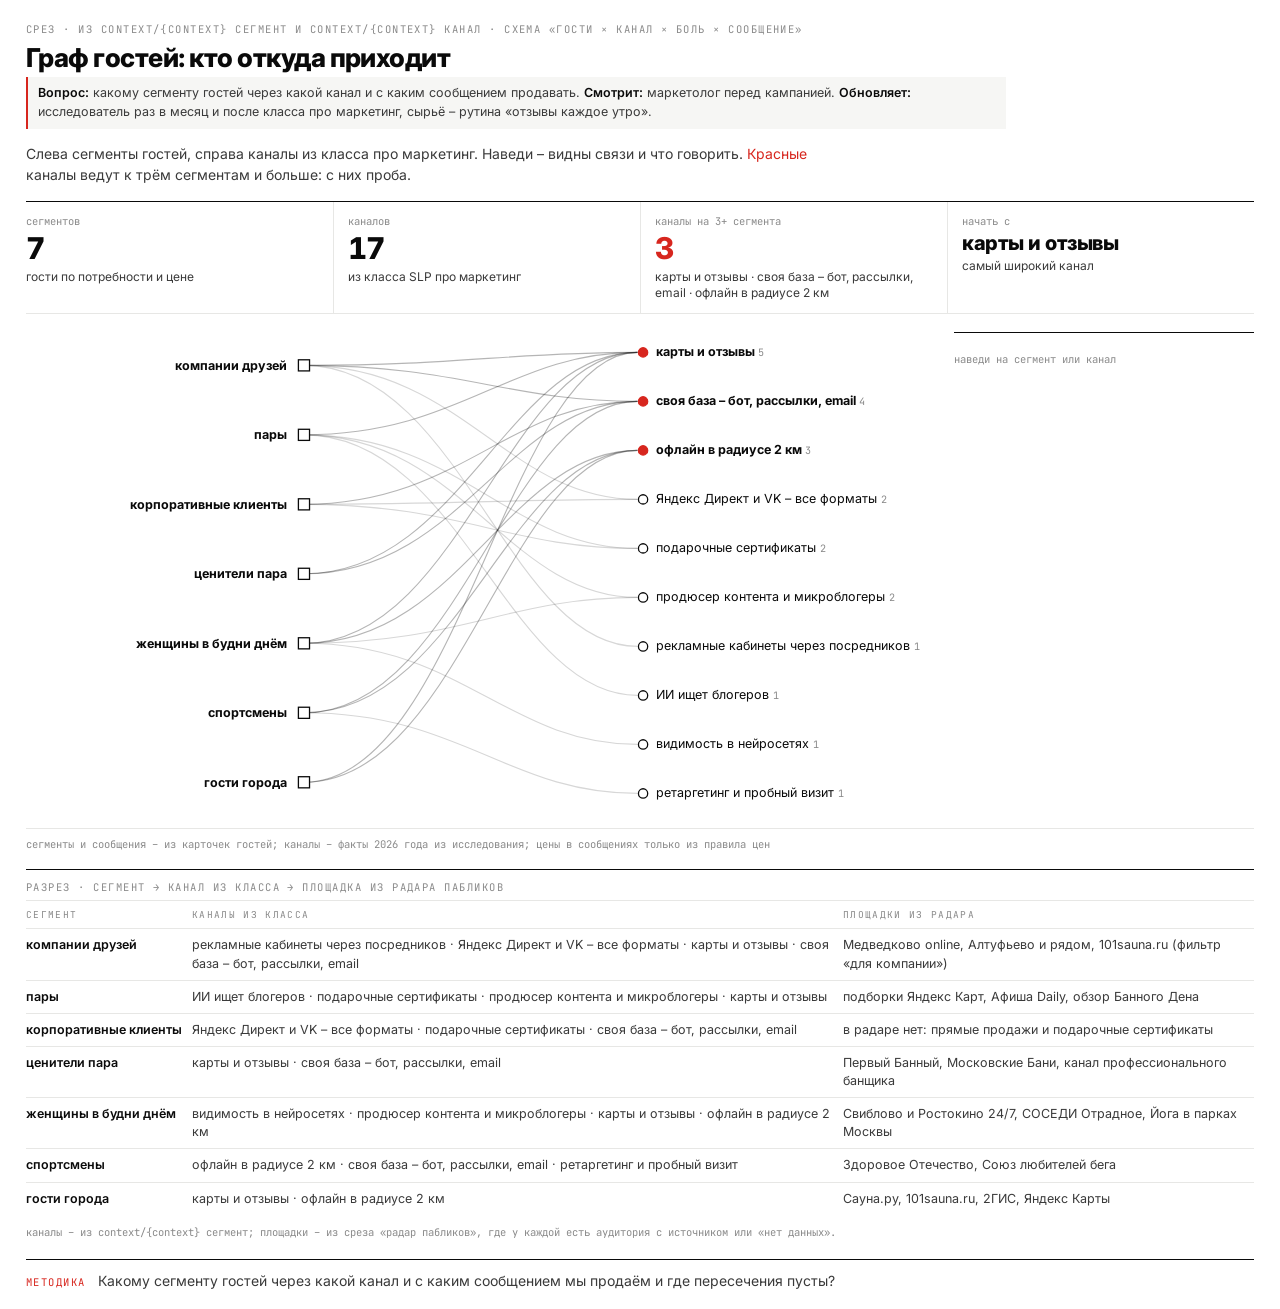
<file: web/tools/gosti.html>
<!doctype html><html lang="ru"><head><meta charset="utf-8"><meta name="viewport" content="width=device-width,initial-scale=1">
<meta name="description" content="граф гостей – семь сегментов и каналы из класса про маркетинг: кто откуда приходит и что ему говорить"><title>Граф гостей · Лунная каменка</title>
<link rel="preconnect" href="https://fonts.googleapis.com"><link href="https://fonts.googleapis.com/css2?family=Inter:wght@400;500;600;700;800&family=JetBrains+Mono:wght@400;500&display=swap" rel="stylesheet">
<style>
:root{--bg:#fff;--ink:#0a0a0a;--ink2:#3a3a3a;--muted:#8a8a8a;--hair:#e7e7e5;--paper:#f6f6f4;--acc:#d7261e;
  --mono:"JetBrains Mono",ui-monospace,monospace;--sans:Inter,system-ui,sans-serif}
@media (prefers-color-scheme: dark){:root:not([data-theme="light"]){--bg:#0e0e0e;--ink:#f2f2f2;--ink2:#cfcfcf;--muted:#8f8f8f;--hair:#262626;--paper:#161616}}
:root[data-theme="dark"]{--bg:#0e0e0e;--ink:#f2f2f2;--ink2:#cfcfcf;--muted:#8f8f8f;--hair:#262626;--paper:#161616}
*{box-sizing:border-box}html,body{margin:0;background:var(--bg);color:var(--ink);font-family:var(--sans);-webkit-font-smoothing:antialiased}
body{padding:22px 26px 18px;max-width:1440px;margin:0 auto}
.k{font-family:var(--mono);font-size:10.5px;letter-spacing:.14em;text-transform:uppercase;color:var(--muted)}
h1{font-size:26px;font-weight:800;letter-spacing:-.02em;margin:6px 0 4px}
.lead{color:var(--ink2);font-size:14px;line-height:1.5;margin:0 0 16px;max-width:820px}
.acc{color:var(--acc)}
button,input,select{font:inherit;color:inherit}
.chip{border:1px solid var(--hair);background:var(--bg);padding:5px 10px;font-family:var(--mono);font-size:11.5px;cursor:pointer;transition:border-color .15s,background .15s}
.chip:hover{border-color:var(--ink)}
.chip.on{background:var(--ink);border-color:var(--ink);color:var(--bg)}
.cap{font-family:var(--mono);font-size:10.5px;color:var(--muted);line-height:1.5}
.kpis{display:grid;grid-template-columns:repeat(4,minmax(0,1fr));border-top:1px solid var(--ink);border-bottom:1px solid var(--hair);margin:0 0 18px}
.kp{padding:12px 14px 12px 0;display:flex;flex-direction:column;gap:4px;min-width:0}
.kp + .kp{padding-left:14px;border-left:1px solid var(--hair)}
.kp b{font-size:30px;font-weight:800;letter-spacing:-.025em;line-height:1.05;font-variant-numeric:tabular-nums;white-space:nowrap;overflow:hidden;text-overflow:ellipsis}
.kp b.acc{color:var(--acc)}
.kp small{font-size:12px;color:var(--ink2);line-height:1.35}
.foot{margin-top:14px;padding-top:8px;border-top:1px solid var(--hair)}
input[type=range]{width:100%;accent-color:var(--acc)}
@keyframes rise{from{opacity:0;transform:translateY(4px)}to{opacity:1;transform:none}}
@media (max-width:760px){body{padding:16px}.kpis{grid-template-columns:1fr 1fr}.kp:nth-child(3){padding-left:0;border-left:none}.kp b{font-size:24px}}

.g{display:grid;grid-template-columns:minmax(0,1fr) 300px;gap:20px;align-items:start}
svg text{font-family:var(--sans);font-size:13.5px;fill:var(--ink)}
.sg text{font-weight:700}.sg rect{fill:var(--bg);stroke:var(--ink);stroke-width:1.4}
.ch circle{fill:var(--bg);stroke:var(--ink);stroke-width:1.4}.ch.hot circle{fill:var(--acc);stroke:var(--acc)}.ch.hot text{font-weight:700}.ch tspan{fill:var(--muted);font-family:var(--mono);font-size:11px;font-weight:400}
.ln{fill:none;stroke:var(--ink);stroke-opacity:.16;stroke-width:1.2;transition:stroke-opacity .15s}
.ln.h{stroke-opacity:.3}
svg.dim .ln{stroke-opacity:.04}svg.dim .ln.on{stroke-opacity:.95;stroke:var(--acc);stroke-width:1.8}
svg.dim .sg,svg.dim .ch{opacity:.28}svg.dim .sg.on,svg.dim .ch.on{opacity:1}
.sg,.ch{cursor:pointer;transition:opacity .15s}
.card{padding:14px 0 0;border-top:1px solid var(--ink);position:sticky;top:12px;min-height:220px;animation:rise .3s}
.card h3{font-size:20px;font-weight:800;letter-spacing:-.01em;margin:4px 0 10px}
.card dl{display:grid;grid-template-columns:70px 1fr;gap:6px 10px;margin:10px 0 0;font-size:13px;line-height:1.45}
.card dt{font-family:var(--mono);font-size:10.5px;color:var(--muted);padding-top:2px}.card dd{margin:0}
.msg{border-left:2px solid var(--acc);padding:2px 0 2px 10px;font-size:14px;font-weight:600;line-height:1.45;margin:0}
@media (max-width:860px){.g{grid-template-columns:1fr}}
</style></head><body>

<div class="k">срез · из context/{context} сегмент и context/{context} канал · схема «гости × канал × боль × сообщение»</div>
<h1>Граф гостей: кто откуда приходит</h1>
<style>.why{font-size:12.5px;line-height:1.5;color:var(--ink2);margin:0 0 14px;padding:7px 10px;background:var(--paper);border-left:2px solid var(--acc);max-width:980px}.why b{font-weight:600;color:var(--ink)}</style><p class="why"><b>Вопрос:</b> какому сегменту гостей через какой канал и с каким сообщением продавать. <b>Смотрит:</b> маркетолог перед кампанией. <b>Обновляет:</b> исследователь раз в месяц и после класса про маркетинг, сырьё – рутина «отзывы каждое утро».</p>
<p class="lead">Слева сегменты гостей, справа каналы из класса про маркетинг. Наведи – видны связи и что говорить. <span class="acc">Красные</span> каналы ведут к трём сегментам и больше: с них проба.</p>
<div class="kpis">
  <div class="kp"><span class="cap">сегментов</span><b id="k1">–</b><small>гости по потребности и цене</small></div>
  <div class="kp"><span class="cap">каналов</span><b id="k2">–</b><small>из класса SLP про маркетинг</small></div>
  <div class="kp"><span class="cap">каналы на 3+ сегмента</span><b class="acc" id="k3">–</b><small id="k3s"></small></div>
  <div class="kp"><span class="cap">начать с</span><b id="k4" style="font-size:20px;white-space:normal">–</b><small>самый широкий канал</small></div>
</div>
<div class="g"><svg id="sv" viewBox="0 0 980 520" width="100%"></svg><aside class="card" id="card"><span class="cap">наведи на сегмент или канал</span></aside></div>
<p class="cap foot">сегменты и сообщения – из карточек гостей; каналы – факты 2026 года из исследования; цены в сообщениях только из правила цен</p>
<script>const D={"ours": {"name": "Лунная каменка", "lat": 55.8352, "lon": 37.6655, "entry": 2900, "entry_d": "3 ч, будни", "ph": 5500, "ph_d": "на 6, будни", "ph_we": 8000, "rating": 4.6, "count": 312}, "comps": [{"name": "Сандуновские бани", "lat": 55.7642424, "lon": 37.6212191, "district": "Мещанский / Тверской", "metro": "Кузнецкий Мост (moscow-city.guide, 2026-03-01)", "format": "исторический комплекс 1808 года: общие разряды + номерные бани", "rating": 5.0, "count": 22703, "entry": 5500, "entry_d": "2 ч, высший разряд", "ph": 8500, "ph_d": "на 4, мин. 2 ч", "usp": "Историческая баня 1808 года в центре: общий пар, ресторан, номерные бани; выручка 1,3 млрд ₽ в 2023 (СПАРК через Forbes).", "hours": "номерные бани открываются в 08:00 (Zoon, 2025-09-14); полное расписание общих разрядов не найдено", "site": "https://msk.sanduny.ru/obshchestvennye-razryady", "km": 8.4}, {"name": "Усачёвские бани", "lat": 55.7287928, "lon": 37.5713257, "district": "Хамовники", "metro": "не указано в найденных источниках", "format": "общественные разряды без лимита времени + номерной разряд премиум до 10 гостей (с мая 2026)", "rating": 5.0, "count": 12623, "entry": 3500, "entry_d": "без лимита, первый разряд", "ph": 12000, "ph_d": "приватный зал", "usp": "Безлимит по времени, свежий пар каждый час, пар-мастера, домашняя кухня.", "hours": "второй высший разряд: вт-вс с 09:00, пн с 16:00 (usbani.ru, 2026-10-08); круглосуточно по прежнему обзору", "site": "https://usbani.ru/price", "km": 13.2}, {"name": "Воронцовские бани", "lat": 55.7340062, "lon": 37.6594808, "district": "Таганский", "metro": "Таганская / Пролетарская", "format": "общественные разряды + 8 номерных бань, ресторан, с 1938 года", "rating": 5.0, "count": 10641, "entry": null, "entry_d": "", "ph": 4000, "ph_d": "на 6, до 17:00", "usp": "Средняя цена в центре, 8 тематических номеров, ежечасная смена пара.", "hours": "расписание не найдено (сайт: ежедневно)", "site": "https://moscowpass.com/ru/blog/banya-na-kompaniyu-moskva", "km": 11.3}, {"name": "Жар-Птица", "lat": 55.7911334, "lon": 37.5745088, "district": "Савёловский / Беговой", "metro": "Савёловская (10 мин пешком), Динамо (12 мин)", "format": "банный комплекс 4 000 м² (инвестиции ~600 млн ₽, открытие осень 2022, Alba Group)", "rating": 5.0, "count": 7742, "entry": 4500, "entry_d": "пн–ср днём", "ph": 6250, "ph_d": "до 8 гостей, мин. 4 ч", "usp": "Масштаб: 50-тонные печи, ресторан и пиво, общая спа-зона для пар и компаний; символ банного ренессанса Москвы.", "hours": "ежедневно 9:00-23:00, банный комплекс 9:00-22:00 (jarpticabani.ru, 2026-10-08)", "site": "https://jarpticabani.ru/menu/price/", "km": 7.5}, {"name": "Краснопресненские бани", "lat": 55.7636706, "lon": 37.5658295, "district": "Пресненский", "metro": "не указано в найденных источниках", "format": "общественные разряды, хаммам, солевая сауна, своя пивоварня, номера-люкс", "rating": 5.0, "count": 7236, "entry": 3700, "entry_d": "2,5 ч, до 17:00", "ph": 6000, "ph_d": "до 6 гостей", "usp": "Доступные цены общего отделения в центре, собственное пиво и номера с бассейном.", "hours": "ежедневно 8:00-23:00, понедельник до 22:00 (baninapresne.ru, 2026-10-08)", "site": "https://baninapresne.ru/man", "km": 10.1}, {"name": "Селезнёвские бани", "lat": 55.7810234, "lon": 37.6078525, "district": "Тверской", "metro": "Достоевская (420 м, Яндекс), Новослободская, Менделеевская", "format": "исторические общественные бани 1888 года (архитектор Попов) + 3 номерные бани", "rating": 5.0, "count": 3432, "entry": 4100, "entry_d": "3 ч, высший разряд", "ph": 3500, "ph_d": "до 3 гостей", "usp": "Исторические залы с мансардными окнами, сеансы 2,5-3 часа по умеренной цене.", "hours": "касса работает до 20:00; закрытие 22:00 (Zoon); полное расписание не найдено", "site": "http://www.seleznevskiebani.ru/", "km": 7.0}, {"name": "Варшавские бани", "lat": 55.6801879, "lon": 37.6235278, "district": "Нагорный", "metro": "Нагатинская (370 м), платформа Нагатинская (97 м)", "format": "четырёхэтажный комплекс 1938 года: общие разряды, кабинеты, «бани мира», ресторан", "rating": 5.0, "count": 9055, "entry": 2950, "entry_d": "3 ч", "ph": null, "ph_d": "", "usp": "Больше всех оценок в Яндексе среди бань выборки (9 055); общий разряд около 3 000-4 000 ₽ вне центра.", "hours": "пн-пт 9:00-23:00, сб-вс 8:00-23:00 (varshavskie-bani.ru, 2026-10-08)", "site": "https://varshavskie-bani.ru/", "km": 17.4}, {"name": "Ржевские бани", "lat": 55.7868327, "lon": 37.6312611, "district": "Мещанский", "metro": "Рижская (670 м)", "format": "общий мужской и женский разряды, кабинеты, финская сауна с бассейном, кафе", "rating": 4.9, "count": 2674, "entry": 1800, "entry_d": "3,5 ч", "ph": null, "ph_d": "", "usp": "Самый низкий чек выборки: мужской разряд 1 800-1 890 ₽ на 3,5 часа.", "hours": "пн-вс 9:00-23:00; женские дни 9:00-22:00 (rzhevskie-bani.obiz.ru)", "site": "https://rzhevskie-bani.obiz.ru/price/", "km": 5.8}, {"name": "Таёжные бани", "lat": 55.8290977, "lon": 37.4105325, "district": "Покровское-Стрешнево", "metro": "Тушинская, Волоколамская, Мякинино (Яндекс Медицина)", "format": "10 приватных бань на дровах со своим двором, ресторан, отель, теннисный корт", "rating": 5.0, "count": 3257, "entry": null, "entry_d": "", "ph": 7000, "ph_d": "сруб на 12–15", "usp": "Усадьба: у каждой компании свой сруб, двор и отдельный вход; парение для пары 30 000 ₽.", "hours": "круглосуточно (tbania.ru, Яндекс)", "site": "https://www.tbania.ru/", "km": 16.0}, {"name": "Павелецкие бани", "lat": 55.7233026, "lon": 37.639217, "district": "Замоскворечье", "metro": "Павелецкая, Серпуховская, Добрынинская (Яндекс Карты)", "format": "четырёхэтажный комплекс, открылся в 2022: русская, финская, хаммам, купель, бассейн, vip-залы с караоке, ресторан", "rating": 5.0, "count": 3160, "entry": 2000, "entry_d": "от, будни утром", "ph": 10000, "ph_d": "приватное пространство", "usp": "Современный дизайн с классической схемой пара для жителей новых ЖК и бизнес-центров.", "hours": "открыто до 23:00 (Яндекс Карты); полное расписание не найдено", "site": "https://www.forklore.ru/tpost/ea8rn4zlk1-ot-bannogo-lyuksa-do-horoshei-obschestve", "km": 12.6}, {"name": "ТайгаПар", "lat": 55.748486, "lon": 37.5419746, "district": "Пресненский", "metro": "не указано в найденных источниках", "format": "мужской банный клуб: «Царь-парная» на 120 человек (печь 45 т), 5 парных, ресторан авторской кухни", "rating": null, "count": null, "entry": null, "entry_d": "", "ph": 12000, "ph_d": "на 8–10", "usp": "Рекордная изразцовая печь, мужское братство и vip-сьюты в Москва-Сити.", "hours": "с 09:00 до 23:00 (taigapar.ru, 2026-10-08)", "site": "https://taigapar.ru/", "km": 12.4}, {"name": "Siberia", "lat": 55.7924715, "lon": 37.6089786, "district": "Марьина Роща", "metro": "Марьина Роща, Достоевская, Савёловская (dai-zharu.ru)", "format": "сеть премиальных банных спа-комплексов: 10 бань на дровах, программа парения 4 часа, закрытый банный клуб", "rating": 5.0, "count": 1219, "entry": null, "entry_d": "", "ph": null, "ph_d": "программа 4 ч от 32 000 ₽ с гостя", "usp": "Бани как путешествие по регионам России: авторские 4-часовые ритуалы за 32 000+ ₽ с человека, корпоративы и клуб. 13 400 гостей в 2024 (+15%), выручка +26% (Forbes).", "hours": "ежедневно 10:00-00:00 (siberia-spa.ru, 2026-10-08)", "site": "https://siberia-spa.ru/", "km": 5.9}, {"name": "Cave", "lat": 55.7853839, "lon": 37.7161058, "district": "Соколиная Гора / Электрозаводская", "metro": "Электрозаводская", "format": "камерное банное пространство в особняке: групповые церемонии мягкого пара, закрытые сеансы", "rating": 5.0, "count": 126, "entry": 3600, "entry_d": "1,5 ч, один заход", "ph": null, "ph_d": "закрытый сеанс от 60 000 ₽", "usp": "Мягкий пар по авторской технологии «Кейв»: 40-минутный ритуал вместо жёсткого парения, аудитория 25-34 лет – 51% (Forbes, 02.2025).", "hours": "ежедневно 11:00-21:00 (2ГИС)", "site": "https://cave.moscow/cave", "km": 6.4}, {"name": "Потаповские бани", "lat": 55.5331438, "lon": 37.4979041, "district": "Южное Бутово (Потапово)", "metro": "Бунинская аллея (15 мин пешком)", "format": "современная общественная баня, пар каждый час по расписанию из Telegram, безлимит", "rating": 5.0, "count": 1001, "entry": 4000, "entry_d": "будни", "ph": 4000, "ph_d": "до 8, плюс билеты", "usp": "Баня у дома в Южном Бутове: ежечасные ароматные парения, безлимит и парковка.", "hours": "2ГИС: «откроется в 10:00»; полное расписание не найдено; кухня до 22:00", "site": "https://potapovskiebani.ru/price", "km": 35.2}, {"name": "Бани Малевича", "lat": 55.7371442, "lon": 37.3124511, "district": "Одинцовский г.о. (вне границ Москвы; координата парка, не здания)", "metro": "Крылатское (трансфер)", "format": "банный клуб в парке: мужской, женский и общий разряды, приватные кабинеты, панорамный ресторан, банный двор с купелями", "rating": null, "count": null, "entry": 6500, "entry_d": "3 ч, будни", "ph": 3300, "ph_d": "до 8, плюс билеты", "usp": "Лесной парк рядом с Москвой: ресторан, большой женский разряд, звукоизолированные кабинеты; пармастеру платят 100-250 тыс. ₽ (hh.ru 2026-08-06).", "hours": "ежедневно 9:00-23:00 (banimalevicha.ru)", "site": "https://banimalevicha.ru/baths/male/", "km": 24.6}, {"name": "GOOSI Баня & Spa", "lat": 55.7942197, "lon": 37.665381, "district": "Сокольники", "metro": "не указано в найденных источниках", "format": "иммерсивная баня и спа для компаний: сеансы по 2-4 часа, аренда под дни рождения, девичники, корпоративы", "rating": 4.7, "count": 23, "entry": null, "entry_d": "", "ph": 2500, "ph_d": "по отзыву гостя", "usp": "Иммерсивный формат 2-4 часа в парке: свет, звук и ароматы вместо классического парения; аудитория 18-36 лет – 70% (Forbes, 2024).", "hours": "пн-чт 10:00-22:00, пт-вс 10:00 до последнего гостя (goo.si)", "site": "https://goo.si/", "km": 4.6}], "segments": [{"id": "friends-company", "name": "компании друзей", "need": "Свой номер со своей парной, купелью и столом на всех, чтобы отметить повод и поговорить без посторонних.", "message": "Номер на 6 человек со своей парной, купелью и столом, бронь за две минуты, цена делится на всех.", "price": "средняя: чек делят на всех, ориентир – цена на человека", "size": "среди мужчин общение с друзьями 21% мотивов (женщины 13%, Авито 2026); 62% мужчин-посетителей ходят с друзьями или на праздники (Выберу 2025); 21% москвичей парятся в банях у друзей; доли сегмента по выручке бани: не найдено", "channels": ["ad-intermediaries", "direct-all-formats", "maps-reviews", "own-base-bot-email"]}, {"id": "couples", "name": "пары", "need": "Уединённый вечер без шума, романтический сценарий, парение вдвоём.", "message": "Вечер вдвоём в тишине: свой модуль, чай, парение в четыре руки по записи.", "price": "низкая–средняя: платят за приватность и повод", "size": "доля парных программ в спа около 40% (Thai-SPA 7 Красок, 1 пол. 2026), в банях аналогичной цифры не найдено", "channels": ["ai-blogger-search-outreach", "gift-certificates", "instagram-producer-micro", "maps-reviews"]}, {"id": "corporate", "name": "корпоративные клиенты", "need": "Командное событие или подарок сотрудникам и партнёрам к Новому году без хлопот с оформлением.", "message": "Сертификат на номер для команды или на сумму, закрывающие документы, срок 6 месяцев.", "price": "низкая: бюджет на человека задан, важны документы и простота", "size": "доля корпоратов в выручке московской бани: не найдено; в Казани 'кратно выросло число корпоративных заказов'; аналог из загородной базы отдыха: корпоративные клиенты 40% выручки, 30 млн руб за 3 месяца (КРИК, не баня)", "channels": ["direct-all-formats", "gift-certificates", "own-base-bot-email"]}, {"id": "steam-connoisseurs", "name": "ценители пара", "need": "Сильный пар, мастер-парильщик, расписание паров, веники и купели.", "message": "Новый состав пара каждый час, мастера-парильщики, дровяная печь, расписание в Telegram.", "price": "средняя: сравнивают цену часа с эталонами Сандунов и Усачёвских", "size": "66% россиян заказывают услуги парения (Авито Услуги 2024), 64% выбирают парение веником; 41% парятся с банщиком; спрос на пармастеров +65% (январь 2026)", "channels": ["maps-reviews", "own-base-bot-email"]}, {"id": "wellness-women", "name": "женщины в будни днём", "need": "Пауза в будний день, спа-процедуры, массаж и парение в одном месте.", "message": "Будни до 17:00: парение, массаж и чай, дневная цена ниже вечерней.", "price": "средняя: ценят услуги внутри визита, откликаются на дневной тариф", "size": "женщины 47% регулярных посетителей (Выберу, 39% годом ранее); 41% женщин ходят ради ухода за телом (Авито 2026)", "channels": ["ai-geo-visibility", "instagram-producer-micro", "maps-reviews", "offline-radius-partners"]}, {"id": "athletes", "name": "спортсмены", "need": "Восстановление после нагрузок, расписание вне вечернего пика.", "message": "Парная после тренировки: утро и будни дешевле, промокод от вашего клуба.", "price": "высокая–средняя: частые визиты, нужна подписка или промокод", "size": "до 30 лет 48% ходят для восстановления после тренировок (Выберу 2025); 28% мужчин – восстановление после нагрузок (Авито 2026); доля спортсменов среди гостей московской бани: не найдено", "channels": ["offline-radius-partners", "own-base-bot-email", "retarget-trial-sandbox"]}, {"id": "city-guests", "name": "гости города", "need": "Попробовать настоящую русскую баню, понятный английский текст и карта.", "message": "Русская баня с мастером-парильщиком, описание на английском, бронь без звонка.", "price": "низкая: платят за опыт, смотрят на рейтинг", "size": "Москва 26,5 млн туристов в 2025; гости ~20% потребления; доля туристов среди гостей бани: Казань 20% клиентов премиум-бани; Москвы – не найдено", "channels": ["maps-reviews", "offline-radius-partners"]}], "channels": {"direct-all-formats": "Яндекс Директ и VK – все форматы", "optimize-on-sales": "реклама с оптимизацией на визит", "ad-intermediaries": "рекламные кабинеты через посредников", "maps-reviews": "карты и отзывы", "seo-geo-wordpress": "SEO и блог с ответами", "offline-radius-partners": "офлайн в радиусе 2 км", "instagram-producer-micro": "продюсер контента и микроблогеры", "own-base-bot-email": "своя база – бот, рассылки, email", "unusual-ad-cabinets": "неочевидные рекламные кабинеты", "ltv-cac-channel-test": "LTV, CAC и честный тест канала", "retarget-trial-sandbox": "ретаргетинг и пробный визит", "gift-certificates": "подарочные сертификаты", "hyperlocal-geo-sms": "гиперлокальный таргет и SMS", "ai-blogger-search-outreach": "ИИ ищет блогеров", "ai-hypothesis-matrix-quiz": "матрица гипотез и быстрые лендинги", "ai-geo-visibility": "видимость в нейросетях", "ai-voice-calls": "ИИ-звонки"}, "load": {"slots": ["9–13", "13–17", "17–21", "21–01"], "weekday": [22, 41, 79, 64], "weekend": [71, 88, 96, 92]}, "days": ["пн", "вт", "ср", "чт", "пт", "сб", "вс"], "dayk": [0.86, 0.95, 1.0, 1.04, 1.18, 1.43, 1.48], "base": {"river": [[[55.7442, 37.2517], [55.7434, 37.2759], [55.7589, 37.2805], [55.763, 37.2868], [55.7694, 37.3001], [55.7712, 37.3064], [55.7707, 37.3281], [55.7847, 37.3482], [55.7941, 37.3481], [55.8, 37.3345], [55.8093, 37.3571], [55.822, 37.3821], [55.8287, 37.3785], [55.829, 37.3953], [55.8191, 37.4145], [55.8115, 37.4199], [55.8087, 37.4412], [55.8026, 37.4476], [55.7887, 37.4397], [55.7865, 37.4263], [55.7915, 37.418], [55.7914, 37.4103], [55.7775, 37.4041], [55.7742, 37.4341], [55.7742, 37.4553], [55.7624, 37.4645], [55.7539, 37.4531], [55.7471, 37.4367], [55.7411, 37.4493], [55.7429, 37.4648], [55.7485, 37.4742], [55.7645, 37.4764], [55.7682, 37.4845], [55.7597, 37.5117], [55.7476, 37.522], [55.7455, 37.5404], [55.7527, 37.5708], [55.7463, 37.5744], [55.7351, 37.5636], [55.7221, 37.5412], [55.7137, 37.5459], [55.7103, 37.5592], [55.7167, 37.5821], [55.7329, 37.598], [55.7431, 37.6083], [55.7492, 37.6268], [55.7411, 37.6449], [55.7276, 37.6558], [55.7211, 37.6566], [55.7106, 37.6501], [55.707, 37.6422], [55.7061, 37.6289], [55.6867, 37.6316], [55.6867, 37.6696], [55.6945, 37.6893], [55.6933, 37.7076], [55.6813, 37.712], [55.6674, 37.7131], [55.6704, 37.704], [55.6706, 37.6824], [55.6676, 37.675], [55.6544, 37.6717], [55.6433, 37.6945], [55.6409, 37.7295], [55.6487, 37.7798], [55.6473, 37.7853], [55.6426, 37.7838], [55.6258, 37.7898], [55.6178, 37.7981], [55.6163, 37.8314], [55.6165, 37.8419], [55.6171, 37.8508], [55.6092, 37.8684], [55.6052, 37.8697], [55.6003, 37.8543], [55.5946, 37.8726], [55.5772, 37.8789], [55.5691, 37.9047], [55.5593, 37.9176], [55.5567, 37.9318], [55.5544, 37.9402]], [[55.5581, 37.9245], [55.5544, 37.9402], [55.5544, 37.9402]], [[55.6813, 37.712], [55.6732, 37.6907], [55.6712, 37.6874]], [[55.6741, 37.7134], [55.6717, 37.6991], [55.6717, 37.6991]], [[55.6178, 37.7981], [55.612, 37.7985], [55.6097, 37.8164], [55.6164, 37.8262]], [[55.7589, 37.2805], [55.7652, 37.2705], [55.77, 37.2598], [55.7809, 37.2612], [55.7811, 37.2763], [55.7809, 37.2941], [55.7706, 37.3085], [55.7706, 37.3085]], [[55.7378, 37.6064], [55.7462, 37.6267], [55.7423, 37.6374], [55.7313, 37.6505], [55.7313, 37.6505]], [[55.7925, 37.4456], [55.7773, 37.4483], [55.7773, 37.4483]]], "mkad": [[55.911, 37.59], [55.8949, 37.6853], [55.86, 37.77], [55.83, 37.83], [55.76, 37.842], [55.7, 37.835], [55.64, 37.8], [55.5971, 37.746], [55.574, 37.66], [55.59, 37.53], [55.64, 37.46], [55.7, 37.39], [55.7719, 37.369], [55.8209, 37.3892], [55.8641, 37.3983], [55.889, 37.44], [55.907, 37.53]]}, "real": {"proxy": {"weekday": {"9–13": 0, "13–17": 50, "17–21": 25, "21–01": 0}, "weekend": {"9–13": 0, "13–17": 0, "17–21": 0, "21–01": 0}, "n_places": 1, "method": "Значения – доля полностью проданных сессий ('Нет мест') от всех видимых сессий в слот-группе, в процентах; нижняя оценка занятости, потому что ёмкость сессий не раскрыта. Источник один: Cave (YCLIENTS), окно 9–15 октября 2026, 20 сессий, будни = пт вечер и пн–чт, выходные = сб и вс. Выборка мала (0–4 сессии на ячейку), для синтетической тепловой карты использовать только как контрольную точку, не как замену. Остальные 15 мест: открытых свободных слотов нет или не снимались; Яндекс Карты, 2ГИС и Google Maps график популярного времени не отдали."}, "at": "2026-10-09", "n": 20, "place": {"name": "Cave", "booking": "YCLIENTS (виджет расписания сессий)", "url": "https://n1086918.yclients.com/company/1004737/activity/select?o=act2026-10-09", "slots_visible": true, "observed_at": "2026-10-09T15:10:00+01:00", "samples": [{"date": "2026-10-09", "slot": "17–21", "free": 0, "total": null, "note": "групповая сессия, осталось мест: 0; ёмкость сессии виджет не показывает"}, {"date": "2026-10-10", "slot": "9–13", "free": 4, "total": null, "note": "групповая сессия, осталось мест: 4; ёмкость сессии виджет не показывает"}, {"date": "2026-10-10", "slot": "13–17", "free": 2, "total": null, "note": "групповая сессия, осталось мест: 2; ёмкость сессии виджет не показывает"}, {"date": "2026-10-10", "slot": "17–21", "free": 5, "total": null, "note": "групповая сессия, осталось мест: 5; ёмкость сессии виджет не показывает"}, {"date": "2026-10-10", "slot": "21–01", "free": 6, "total": null, "note": "групповая сессия, осталось мест: 6; ёмкость сессии виджет не показывает"}, {"date": "2026-10-11", "slot": "9–13", "free": 6, "total": null, "note": "групповая сессия, осталось мест: 6; ёмкость сессии виджет не показывает"}, {"date": "2026-10-11", "slot": "13–17", "free": 5, "total": null, "note": "групповая сессия, осталось мест: 5; ёмкость сессии виджет не показывает"}, {"date": "2026-10-11", "slot": "17–21", "free": 5, "total": null, "note": "групповая сессия, осталось мест: 5; ёмкость сессии виджет не показывает"}, {"date": "2026-10-11", "slot": "17–21", "free": 2, "total": null, "note": "групповая сессия, осталось мест: 2; ёмкость сессии виджет не показывает"}, {"date": "2026-10-12", "slot": "9–13", "free": 5, "total": null, "note": "групповая сессия, осталось мест: 5; ёмкость сессии виджет не показывает"}, {"date": "2026-10-12", "slot": "13–17", "free": 4, "total": null, "note": "групповая сессия, осталось мест: 4; ёмкость сессии виджет не показывает"}, {"date": "2026-10-12", "slot": "17–21", "free": 6, "total": null, "note": "групповая сессия, осталось мест: 6; ёмкость сессии виджет не показывает"}, {"date": "2026-10-13", "slot": "21–01", "free": 6, "total": null, "note": "групповая сессия, осталось мест: 6; ёмкость сессии виджет не показывает"}, {"date": "2026-10-14", "slot": "9–13", "free": 5, "total": null, "note": "групповая сессия, осталось мест: 5; ёмкость сессии виджет не показывает"}, {"date": "2026-10-14", "slot": "13–17", "free": 0, "total": null, "note": "групповая сессия, осталось мест: 0; ёмкость сессии виджет не показывает"}, {"date": "2026-10-14", "slot": "17–21", "free": 6, "total": null, "note": "групповая сессия, осталось мест: 6; ёмкость сессии виджет не показывает"}, {"date": "2026-10-14", "slot": "21–01", "free": 4, "total": null, "note": "групповая сессия, осталось мест: 4; ёмкость сессии виджет не показывает"}, {"date": "2026-10-15", "slot": "9–13", "free": 10, "total": null, "note": "групповая сессия, осталось мест: 10; ёмкость сессии виджет не показывает"}, {"date": "2026-10-15", "slot": "17–21", "free": 4, "total": null, "note": "групповая сессия, осталось мест: 4; ёмкость сессии виджет не показывает"}, {"date": "2026-10-15", "slot": "21–01", "free": 6, "total": null, "note": "групповая сессия, осталось мест: 6; ёмкость сессии виджет не показывает"}], "note": "Не номера, а групповые сессии 'Пещера Белого Дракона'. Виджет показывает 'Осталось N мест' или 'Нет мест', общая ёмкость сессии не раскрыта, поэтому доля занятости считается только по полностью проданным сессиям (нижняя оценка). Видно 20 сессий на 7 дней; в пятницу 9.10 в 19:00 и в среду 14.10 в 15:00 мест нет.", "popular_times": {"source": "Яндекс Карты / 2ГИС / Google Maps", "note": "не получено: Яндекс вернул пустую страницу, 2ГИС показал капчу, Google показал окно согласия"}}, "closed": 15}};
const S=D.segments,CH=[...new Set(S.flatMap(s=>s.channels))],cnt=id=>S.filter(s=>s.channels.includes(id)).length;
CH.sort((a,b)=>cnt(b)-cnt(a));
const hot=CH.filter(c=>cnt(c)>=3);
document.getElementById('k1').textContent=S.length;document.getElementById('k2').textContent=Object.keys(D.channels).length;
document.getElementById('k3').textContent=hot.length;document.getElementById('k3s').textContent=hot.map(c=>D.channels[c]).join(' · ');
document.getElementById('k4').textContent=D.channels[CH[0]];
const sv=document.getElementById('sv'),ys=i=>36+i*(450/(S.length-1)),yc=i=>22+i*(476/(CH.length-1));
let h='';S.forEach((s,i)=>s.channels.forEach(c=>{const j=CH.indexOf(c);h+=`<path class="ln${cnt(c)>=3?' h':''}" data-s="${s.id}" data-c="${c}" d="M300,${ys(i)} C470,${ys(i)} 520,${yc(j)} 660,${yc(j)}"/>`}));
S.forEach((s,i)=>h+=`<g class="sg" data-s="${s.id}"><rect x="294" y="${ys(i)-6}" width="12" height="12"/><text x="282" y="${ys(i)+5}" text-anchor="end">${s.name}</text></g>`);
CH.forEach((c,j)=>{const n=cnt(c);h+=`<g class="ch${n>=3?' hot':''}" data-c="${c}"><circle cx="666" cy="${yc(j)}" r="5"/><text x="680" y="${yc(j)+4}">${D.channels[c]} <tspan>${n}</tspan></text></g>`});
sv.innerHTML=h;
const card=document.getElementById('card');
function hl(fs,fc){sv.querySelectorAll('.ln').forEach(l=>l.classList.toggle('on',!!((fs&&l.dataset.s===fs)||(fc&&l.dataset.c===fc))));sv.classList.toggle('dim',!!(fs||fc));
  sv.querySelectorAll('.sg').forEach(g=>g.classList.toggle('on',fs?g.dataset.s===fs:fc?S.find(s=>s.id===g.dataset.s).channels.includes(fc):false));
  sv.querySelectorAll('.ch').forEach(g=>g.classList.toggle('on',fc?g.dataset.c===fc:fs?S.find(s=>s.id===fs).channels.includes(g.dataset.c):false));}
function showS(s){hl(s.id);card.innerHTML=`<span class="cap">сегмент</span><h3>${s.name}</h3><p class="msg">«${s.message}»</p><dl><dt>нужно</dt><dd>${s.need}</dd><dt>цена</dt><dd>${s.price}</dd><dt>сколько</dt><dd>${s.size||'–'}</dd><dt>каналы</dt><dd>${s.channels.map(c=>D.channels[c]).join(' · ')}</dd></dl>`;}
sv.addEventListener('mouseover',e=>{const g=e.target.closest('.sg,.ch');if(!g)return;
  if(g.dataset.s){showS(S.find(x=>x.id===g.dataset.s));}
  else{const c=g.dataset.c;hl(null,c);card.innerHTML=`<span class="cap">канал</span><h3>${D.channels[c]}</h3><dl><dt>сегментов</dt><dd><b>${cnt(c)}</b> из ${S.length}</dd><dt>кто</dt><dd>${S.filter(s=>s.channels.includes(c)).map(s=>s.name).join(' · ')}</dd></dl>`;}});
sv.addEventListener('mouseleave',()=>{hl();});
</script>
<section class="sr" id="sr"></section>
<script>
(function(){const P={'friends-company':'Медведково online, Алтуфьево и рядом, 101sauna.ru (фильтр «для компании»)','couples':'подборки Яндекс Карт, Афиша Daily, обзор Банного Дена','corporate':'в радаре нет: прямые продажи и подарочные сертификаты','steam-connoisseurs':'Первый Банный, Московские Бани, канал профессионального банщика','wellness-women':'Свиблово и Ростокино 24/7, СОСЕДИ Отрадное, Йога в парках Москвы','athletes':'Здоровое Отечество, Союз любителей бега','city-guests':'Сауна.ру, 101sauna.ru, 2ГИС, Яндекс Карты'};
  const ch=id=>D.channels[id]||id;
  document.getElementById('sr').innerHTML=`<div class="k">разрез · сегмент → канал из класса → площадка из радара пабликов</div>
  <table><tr><th>сегмент</th><th>каналы из класса</th><th>площадки из радара</th></tr>${D.segments.map(x=>`<tr><th>${x.name}</th><td>${x.channels.map(ch).join(' · ')}</td><td>${P[x.id]||'нет данных'}</td></tr>`).join('')}</table>
  <p class="cap">каналы – из context/{context} сегмент; площадки – из среза «радар пабликов», где у каждой есть аудитория с источником или «нет данных».</p>`;})();
</script>
<style>.sr{margin-top:16px;border-top:1px solid var(--ink);padding-top:10px}.sr table{width:100%;border-collapse:collapse;font-size:12.5px;margin:6px 0}.sr th,.sr td{text-align:left;vertical-align:top;padding:7px 10px 7px 0;border-top:1px solid var(--hair);line-height:1.45}.sr th{font-weight:600;white-space:nowrap}.sr td{color:var(--ink2)}.sr tr:first-child th{font-family:var(--mono);font-size:9.5px;letter-spacing:.14em;text-transform:uppercase;font-weight:400;color:var(--muted)}</style>
<details class="meth"><summary><span class="k">методика</span> Какому сегменту гостей через какой канал и с каким сообщением мы продаём и где пересечения пусты?</summary>
<dl><dt>источники</dt><dd><ul><li><a href="https://yclients.com/" target="_blank" rel="noopener">Собственная CRM и админка записи</a> – агрегаты по сегментам и источникам: число визитов, средний чек, повторность, без имён</li><li><a href="https://metrika.yandex.ru/" target="_blank" rel="noopener">Яндекс Метрика и сквозные UTM</a> – источник перехода на запись по каналам</li><li><a href="https://yandex.ru/maps/" target="_blank" rel="noopener">Публичные отзывы на Яндекс Картах</a> – темы отзывов (повод визита, с кем пришли), только агрегат тем</li><li><a href="https://www.forbes.ru/svoi-biznes/531378-vseobsee-vygoranie-kak-30-letnie-polubili-bani-i-uskorili-rost-etogo-rynka" target="_blank" rel="noopener">Исследования рынка</a> – гипотезы о сегментах, пока нет своих данных</li></ul></dd>
<dt>как собирается</dt><dd>Агент раз в неделю выгружает из CRM только агрегированные таблицы (сегмент × источник), не карточки гостей; сегмент определяет администратор тегом при записи. В Метрике берёт число сессий и записей по UTM-меткам. Темы отзывов размечает моделью по тексту, храня только тему и счётчик.</dd>
<dt>поля</dt><dd><code>segment, channel, message_id, visits, revenue, repeat_rate, cac, period</code></dd>
<dt>как считается</dt><dd>Вклад связки = выручка (сегмент, канал) / затраты на канал; повторность = гости с 2+ визитами / все гости сегмента; пустая клетка = нет визитов за 90 дней при ненулевом бюджете канала.</dd>
<dt>где ошибается</dt><dd><ul><li>Сегмент проставляет администратор, ошибки и пропуски неизбежны</li><li>Оффлайн-каналы (сарафан, соседи) не метятся UTM</li><li>Малая выборка в узких сегментах даёт шумные доли</li><li>До появления своих данных клетки заполнены гипотезами и помечены как гипотеза</li></ul></dd>
<dt>рутина</dt><dd>Еженедельная автоматизация в понедельник 09:00 на VM105 читает агрегаты и пересобирает граф; ежемесячно ревизия набора сегментов и каналов с владельцем.</dd>
<dt>чего не берём</dt><dd>ПДн: имена, телефоны, ники, id Telegram, адреса и состав компаний гостей, данные о здоровье. В срез идут только счётчики по сегментам.</dd>
<dt>что улучшить</dt><dd>Показывать на каждой связке «сегмент–канал» выручку на рубль затрат и подсвечивать три сильнейшие и три пустые связки.</dd></dl></details>
<style>.meth{margin-top:18px;border-top:1px solid var(--ink);padding-top:10px}.meth summary{cursor:pointer;font-size:14px;line-height:1.5;color:var(--ink2);list-style:none}
.meth summary::-webkit-details-marker{display:none}.meth summary .k{color:var(--acc);margin-right:8px}.meth[open] summary{color:var(--ink)}
.meth dl{display:grid;grid-template-columns:150px minmax(0,1fr);gap:8px 16px;margin:12px 0 0;font-size:13px;line-height:1.5}
.meth dt{font-family:var(--mono);font-size:10.5px;letter-spacing:.1em;text-transform:uppercase;color:var(--muted);padding-top:2px}.meth dd{margin:0;color:var(--ink2)}
.meth ul{margin:0;padding-left:16px}.meth a{color:var(--ink)}.meth code{font-family:var(--mono);font-size:11.5px}
@media (max-width:760px){.meth dl{grid-template-columns:1fr}}</style>
</body></html>
</file>
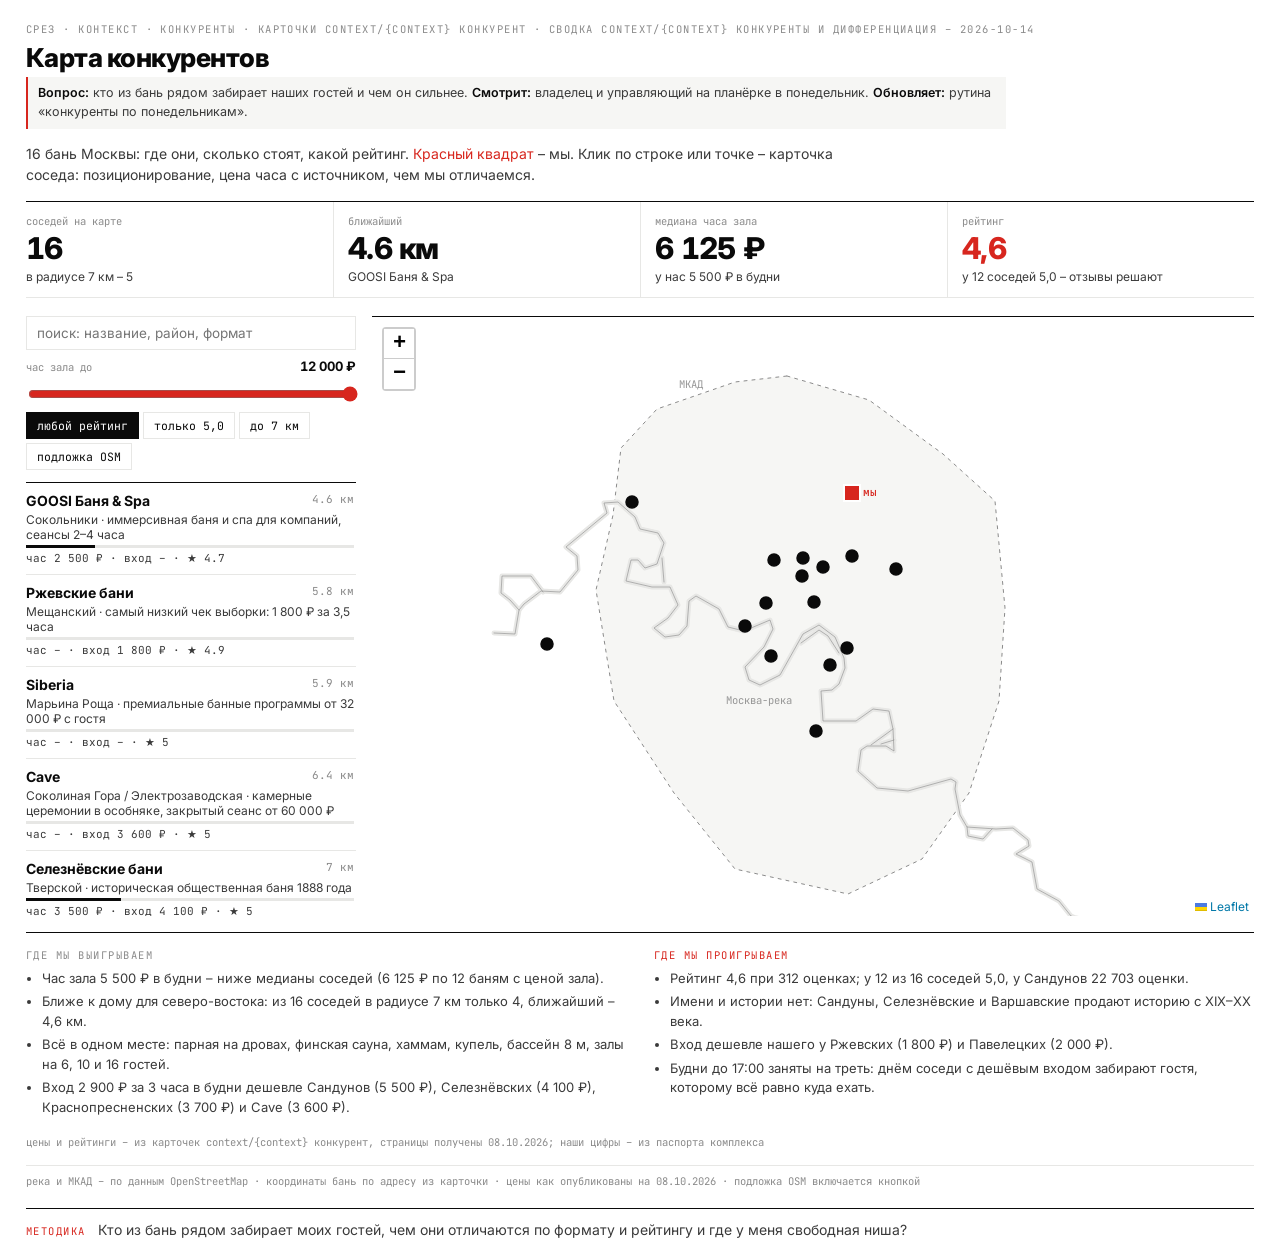
<file: web/tools/karta.html>
<!doctype html><html lang="ru"><head><meta charset="utf-8"><meta name="viewport" content="width=device-width,initial-scale=1">
<meta name="description" content="карта конкурентов – 16 бань Москвы на карте, поиск, фильтры, расстояние от нас"><title>Карта конкурентов · Лунная каменка</title>
<link rel="preconnect" href="https://fonts.googleapis.com"><link href="https://fonts.googleapis.com/css2?family=Inter:wght@400;500;600;700;800&family=JetBrains+Mono:wght@400;500&display=swap" rel="stylesheet">
<style>/* required styles */

.leaflet-pane,
.leaflet-tile,
.leaflet-marker-icon,
.leaflet-marker-shadow,
.leaflet-tile-container,
.leaflet-pane > svg,
.leaflet-pane > canvas,
.leaflet-zoom-box,
.leaflet-image-layer,
.leaflet-layer {
	position: absolute;
	left: 0;
	top: 0;
	}
.leaflet-container {
	overflow: hidden;
	}
.leaflet-tile,
.leaflet-marker-icon,
.leaflet-marker-shadow {
	-webkit-user-select: none;
	   -moz-user-select: none;
	        user-select: none;
	  -webkit-user-drag: none;
	}
/* Prevents IE11 from highlighting tiles in blue */
.leaflet-tile::selection {
	background: transparent;
}
/* Safari renders non-retina tile on retina better with this, but Chrome is worse */
.leaflet-safari .leaflet-tile {
	image-rendering: -webkit-optimize-contrast;
	}
/* hack that prevents hw layers "stretching" when loading new tiles */
.leaflet-safari .leaflet-tile-container {
	width: 1600px;
	height: 1600px;
	-webkit-transform-origin: 0 0;
	}
.leaflet-marker-icon,
.leaflet-marker-shadow {
	display: block;
	}
/* .leaflet-container svg: reset svg max-width decleration shipped in Joomla! (joomla.org) 3.x */
/* .leaflet-container img: map is broken in FF if you have max-width: 100% on tiles */
.leaflet-container .leaflet-overlay-pane svg {
	max-width: none !important;
	max-height: none !important;
	}
.leaflet-container .leaflet-marker-pane img,
.leaflet-container .leaflet-shadow-pane img,
.leaflet-container .leaflet-tile-pane img,
.leaflet-container img.leaflet-image-layer,
.leaflet-container .leaflet-tile {
	max-width: none !important;
	max-height: none !important;
	width: auto;
	padding: 0;
	}

.leaflet-container img.leaflet-tile {
	/* See: https://bugs.chromium.org/p/chromium/issues/detail?id=600120 */
	mix-blend-mode: plus-lighter;
}

.leaflet-container.leaflet-touch-zoom {
	-ms-touch-action: pan-x pan-y;
	touch-action: pan-x pan-y;
	}
.leaflet-container.leaflet-touch-drag {
	-ms-touch-action: pinch-zoom;
	/* Fallback for FF which doesn't support pinch-zoom */
	touch-action: none;
	touch-action: pinch-zoom;
}
.leaflet-container.leaflet-touch-drag.leaflet-touch-zoom {
	-ms-touch-action: none;
	touch-action: none;
}
.leaflet-container {
	-webkit-tap-highlight-color: transparent;
}
.leaflet-container a {
	-webkit-tap-highlight-color: rgba(51, 181, 229, 0.4);
}
.leaflet-tile {
	filter: inherit;
	visibility: hidden;
	}
.leaflet-tile-loaded {
	visibility: inherit;
	}
.leaflet-zoom-box {
	width: 0;
	height: 0;
	-moz-box-sizing: border-box;
	     box-sizing: border-box;
	z-index: 800;
	}
/* workaround for https://bugzilla.mozilla.org/show_bug.cgi?id=888319 */
.leaflet-overlay-pane svg {
	-moz-user-select: none;
	}

.leaflet-pane         { z-index: 400; }

.leaflet-tile-pane    { z-index: 200; }
.leaflet-overlay-pane { z-index: 400; }
.leaflet-shadow-pane  { z-index: 500; }
.leaflet-marker-pane  { z-index: 600; }
.leaflet-tooltip-pane   { z-index: 650; }
.leaflet-popup-pane   { z-index: 700; }

.leaflet-map-pane canvas { z-index: 100; }
.leaflet-map-pane svg    { z-index: 200; }

.leaflet-vml-shape {
	width: 1px;
	height: 1px;
	}
.lvml {
	behavior: url(#default#VML);
	display: inline-block;
	position: absolute;
	}


/* control positioning */

.leaflet-control {
	position: relative;
	z-index: 800;
	pointer-events: visiblePainted; /* IE 9-10 doesn't have auto */
	pointer-events: auto;
	}
.leaflet-top,
.leaflet-bottom {
	position: absolute;
	z-index: 1000;
	pointer-events: none;
	}
.leaflet-top {
	top: 0;
	}
.leaflet-right {
	right: 0;
	}
.leaflet-bottom {
	bottom: 0;
	}
.leaflet-left {
	left: 0;
	}
.leaflet-control {
	float: left;
	clear: both;
	}
.leaflet-right .leaflet-control {
	float: right;
	}
.leaflet-top .leaflet-control {
	margin-top: 10px;
	}
.leaflet-bottom .leaflet-control {
	margin-bottom: 10px;
	}
.leaflet-left .leaflet-control {
	margin-left: 10px;
	}
.leaflet-right .leaflet-control {
	margin-right: 10px;
	}


/* zoom and fade animations */

.leaflet-fade-anim .leaflet-popup {
	opacity: 0;
	-webkit-transition: opacity 0.2s linear;
	   -moz-transition: opacity 0.2s linear;
	        transition: opacity 0.2s linear;
	}
.leaflet-fade-anim .leaflet-map-pane .leaflet-popup {
	opacity: 1;
	}
.leaflet-zoom-animated {
	-webkit-transform-origin: 0 0;
	    -ms-transform-origin: 0 0;
	        transform-origin: 0 0;
	}
svg.leaflet-zoom-animated {
	will-change: transform;
}

.leaflet-zoom-anim .leaflet-zoom-animated {
	-webkit-transition: -webkit-transform 0.25s cubic-bezier(0,0,0.25,1);
	   -moz-transition:    -moz-transform 0.25s cubic-bezier(0,0,0.25,1);
	        transition:         transform 0.25s cubic-bezier(0,0,0.25,1);
	}
.leaflet-zoom-anim .leaflet-tile,
.leaflet-pan-anim .leaflet-tile {
	-webkit-transition: none;
	   -moz-transition: none;
	        transition: none;
	}

.leaflet-zoom-anim .leaflet-zoom-hide {
	visibility: hidden;
	}


/* cursors */

.leaflet-interactive {
	cursor: pointer;
	}
.leaflet-grab {
	cursor: -webkit-grab;
	cursor:    -moz-grab;
	cursor:         grab;
	}
.leaflet-crosshair,
.leaflet-crosshair .leaflet-interactive {
	cursor: crosshair;
	}
.leaflet-popup-pane,
.leaflet-control {
	cursor: auto;
	}
.leaflet-dragging .leaflet-grab,
.leaflet-dragging .leaflet-grab .leaflet-interactive,
.leaflet-dragging .leaflet-marker-draggable {
	cursor: move;
	cursor: -webkit-grabbing;
	cursor:    -moz-grabbing;
	cursor:         grabbing;
	}

/* marker & overlays interactivity */
.leaflet-marker-icon,
.leaflet-marker-shadow,
.leaflet-image-layer,
.leaflet-pane > svg path,
.leaflet-tile-container {
	pointer-events: none;
	}

.leaflet-marker-icon.leaflet-interactive,
.leaflet-image-layer.leaflet-interactive,
.leaflet-pane > svg path.leaflet-interactive,
svg.leaflet-image-layer.leaflet-interactive path {
	pointer-events: visiblePainted; /* IE 9-10 doesn't have auto */
	pointer-events: auto;
	}

/* visual tweaks */

.leaflet-container {
	background: #ddd;
	outline-offset: 1px;
	}
.leaflet-container a {
	color: #0078A8;
	}
.leaflet-zoom-box {
	border: 2px dotted #38f;
	background: rgba(255,255,255,0.5);
	}


/* general typography */
.leaflet-container {
	font-family: "Helvetica Neue", Arial, Helvetica, sans-serif;
	font-size: 12px;
	font-size: 0.75rem;
	line-height: 1.5;
	}


/* general toolbar styles */

.leaflet-bar {
	box-shadow: 0 1px 5px rgba(0,0,0,0.65);
	border-radius: 4px;
	}
.leaflet-bar a {
	background-color: #fff;
	border-bottom: 1px solid #ccc;
	width: 26px;
	height: 26px;
	line-height: 26px;
	display: block;
	text-align: center;
	text-decoration: none;
	color: black;
	}
.leaflet-bar a,
.leaflet-control-layers-toggle {
	background-position: 50% 50%;
	background-repeat: no-repeat;
	display: block;
	}
.leaflet-bar a:hover,
.leaflet-bar a:focus {
	background-color: #f4f4f4;
	}
.leaflet-bar a:first-child {
	border-top-left-radius: 4px;
	border-top-right-radius: 4px;
	}
.leaflet-bar a:last-child {
	border-bottom-left-radius: 4px;
	border-bottom-right-radius: 4px;
	border-bottom: none;
	}
.leaflet-bar a.leaflet-disabled {
	cursor: default;
	background-color: #f4f4f4;
	color: #bbb;
	}

.leaflet-touch .leaflet-bar a {
	width: 30px;
	height: 30px;
	line-height: 30px;
	}
.leaflet-touch .leaflet-bar a:first-child {
	border-top-left-radius: 2px;
	border-top-right-radius: 2px;
	}
.leaflet-touch .leaflet-bar a:last-child {
	border-bottom-left-radius: 2px;
	border-bottom-right-radius: 2px;
	}

/* zoom control */

.leaflet-control-zoom-in,
.leaflet-control-zoom-out {
	font: bold 18px 'Lucida Console', Monaco, monospace;
	text-indent: 1px;
	}

.leaflet-touch .leaflet-control-zoom-in, .leaflet-touch .leaflet-control-zoom-out  {
	font-size: 22px;
	}


/* layers control */

.leaflet-control-layers {
	box-shadow: 0 1px 5px rgba(0,0,0,0.4);
	background: #fff;
	border-radius: 5px;
	}
.leaflet-control-layers-toggle {
	background-image: url(images/layers.png);
	width: 36px;
	height: 36px;
	}
.leaflet-retina .leaflet-control-layers-toggle {
	background-image: url(images/layers-2x.png);
	background-size: 26px 26px;
	}
.leaflet-touch .leaflet-control-layers-toggle {
	width: 44px;
	height: 44px;
	}
.leaflet-control-layers .leaflet-control-layers-list,
.leaflet-control-layers-expanded .leaflet-control-layers-toggle {
	display: none;
	}
.leaflet-control-layers-expanded .leaflet-control-layers-list {
	display: block;
	position: relative;
	}
.leaflet-control-layers-expanded {
	padding: 6px 10px 6px 6px;
	color: #333;
	background: #fff;
	}
.leaflet-control-layers-scrollbar {
	overflow-y: scroll;
	overflow-x: hidden;
	padding-right: 5px;
	}
.leaflet-control-layers-selector {
	margin-top: 2px;
	position: relative;
	top: 1px;
	}
.leaflet-control-layers label {
	display: block;
	font-size: 13px;
	font-size: 1.08333em;
	}
.leaflet-control-layers-separator {
	height: 0;
	border-top: 1px solid #ddd;
	margin: 5px -10px 5px -6px;
	}

/* Default icon URLs */
.leaflet-default-icon-path { /* used only in path-guessing heuristic, see L.Icon.Default */
	background-image: url(images/marker-icon.png);
	}


/* attribution and scale controls */

.leaflet-container .leaflet-control-attribution {
	background: #fff;
	background: rgba(255, 255, 255, 0.8);
	margin: 0;
	}
.leaflet-control-attribution,
.leaflet-control-scale-line {
	padding: 0 5px;
	color: #333;
	line-height: 1.4;
	}
.leaflet-control-attribution a {
	text-decoration: none;
	}
.leaflet-control-attribution a:hover,
.leaflet-control-attribution a:focus {
	text-decoration: underline;
	}
.leaflet-attribution-flag {
	display: inline !important;
	vertical-align: baseline !important;
	width: 1em;
	height: 0.6669em;
	}
.leaflet-left .leaflet-control-scale {
	margin-left: 5px;
	}
.leaflet-bottom .leaflet-control-scale {
	margin-bottom: 5px;
	}
.leaflet-control-scale-line {
	border: 2px solid #777;
	border-top: none;
	line-height: 1.1;
	padding: 2px 5px 1px;
	white-space: nowrap;
	-moz-box-sizing: border-box;
	     box-sizing: border-box;
	background: rgba(255, 255, 255, 0.8);
	text-shadow: 1px 1px #fff;
	}
.leaflet-control-scale-line:not(:first-child) {
	border-top: 2px solid #777;
	border-bottom: none;
	margin-top: -2px;
	}
.leaflet-control-scale-line:not(:first-child):not(:last-child) {
	border-bottom: 2px solid #777;
	}

.leaflet-touch .leaflet-control-attribution,
.leaflet-touch .leaflet-control-layers,
.leaflet-touch .leaflet-bar {
	box-shadow: none;
	}
.leaflet-touch .leaflet-control-layers,
.leaflet-touch .leaflet-bar {
	border: 2px solid rgba(0,0,0,0.2);
	background-clip: padding-box;
	}


/* popup */

.leaflet-popup {
	position: absolute;
	text-align: center;
	margin-bottom: 20px;
	}
.leaflet-popup-content-wrapper {
	padding: 1px;
	text-align: left;
	border-radius: 12px;
	}
.leaflet-popup-content {
	margin: 13px 24px 13px 20px;
	line-height: 1.3;
	font-size: 13px;
	font-size: 1.08333em;
	min-height: 1px;
	}
.leaflet-popup-content p {
	margin: 17px 0;
	margin: 1.3em 0;
	}
.leaflet-popup-tip-container {
	width: 40px;
	height: 20px;
	position: absolute;
	left: 50%;
	margin-top: -1px;
	margin-left: -20px;
	overflow: hidden;
	pointer-events: none;
	}
.leaflet-popup-tip {
	width: 17px;
	height: 17px;
	padding: 1px;

	margin: -10px auto 0;
	pointer-events: auto;

	-webkit-transform: rotate(45deg);
	   -moz-transform: rotate(45deg);
	    -ms-transform: rotate(45deg);
	        transform: rotate(45deg);
	}
.leaflet-popup-content-wrapper,
.leaflet-popup-tip {
	background: white;
	color: #333;
	box-shadow: 0 3px 14px rgba(0,0,0,0.4);
	}
.leaflet-container a.leaflet-popup-close-button {
	position: absolute;
	top: 0;
	right: 0;
	border: none;
	text-align: center;
	width: 24px;
	height: 24px;
	font: 16px/24px Tahoma, Verdana, sans-serif;
	color: #757575;
	text-decoration: none;
	background: transparent;
	}
.leaflet-container a.leaflet-popup-close-button:hover,
.leaflet-container a.leaflet-popup-close-button:focus {
	color: #585858;
	}
.leaflet-popup-scrolled {
	overflow: auto;
	}

.leaflet-oldie .leaflet-popup-content-wrapper {
	-ms-zoom: 1;
	}
.leaflet-oldie .leaflet-popup-tip {
	width: 24px;
	margin: 0 auto;

	-ms-filter: "progid:DXImageTransform.Microsoft.Matrix(M11=0.70710678, M12=0.70710678, M21=-0.70710678, M22=0.70710678)";
	filter: progid:DXImageTransform.Microsoft.Matrix(M11=0.70710678, M12=0.70710678, M21=-0.70710678, M22=0.70710678);
	}

.leaflet-oldie .leaflet-control-zoom,
.leaflet-oldie .leaflet-control-layers,
.leaflet-oldie .leaflet-popup-content-wrapper,
.leaflet-oldie .leaflet-popup-tip {
	border: 1px solid #999;
	}


/* div icon */

.leaflet-div-icon {
	background: #fff;
	border: 1px solid #666;
	}


/* Tooltip */
/* Base styles for the element that has a tooltip */
.leaflet-tooltip {
	position: absolute;
	padding: 6px;
	background-color: #fff;
	border: 1px solid #fff;
	border-radius: 3px;
	color: #222;
	white-space: nowrap;
	-webkit-user-select: none;
	-moz-user-select: none;
	-ms-user-select: none;
	user-select: none;
	pointer-events: none;
	box-shadow: 0 1px 3px rgba(0,0,0,0.4);
	}
.leaflet-tooltip.leaflet-interactive {
	cursor: pointer;
	pointer-events: auto;
	}
.leaflet-tooltip-top:before,
.leaflet-tooltip-bottom:before,
.leaflet-tooltip-left:before,
.leaflet-tooltip-right:before {
	position: absolute;
	pointer-events: none;
	border: 6px solid transparent;
	background: transparent;
	content: "";
	}

/* Directions */

.leaflet-tooltip-bottom {
	margin-top: 6px;
}
.leaflet-tooltip-top {
	margin-top: -6px;
}
.leaflet-tooltip-bottom:before,
.leaflet-tooltip-top:before {
	left: 50%;
	margin-left: -6px;
	}
.leaflet-tooltip-top:before {
	bottom: 0;
	margin-bottom: -12px;
	border-top-color: #fff;
	}
.leaflet-tooltip-bottom:before {
	top: 0;
	margin-top: -12px;
	margin-left: -6px;
	border-bottom-color: #fff;
	}
.leaflet-tooltip-left {
	margin-left: -6px;
}
.leaflet-tooltip-right {
	margin-left: 6px;
}
.leaflet-tooltip-left:before,
.leaflet-tooltip-right:before {
	top: 50%;
	margin-top: -6px;
	}
.leaflet-tooltip-left:before {
	right: 0;
	margin-right: -12px;
	border-left-color: #fff;
	}
.leaflet-tooltip-right:before {
	left: 0;
	margin-left: -12px;
	border-right-color: #fff;
	}

/* Printing */

@media print {
	/* Prevent printers from removing background-images of controls. */
	.leaflet-control {
		-webkit-print-color-adjust: exact;
		print-color-adjust: exact;
		}
	}
</style><style>
:root{--bg:#fff;--ink:#0a0a0a;--ink2:#3a3a3a;--muted:#8a8a8a;--hair:#e7e7e5;--paper:#f6f6f4;--acc:#d7261e;
  --mono:"JetBrains Mono",ui-monospace,monospace;--sans:Inter,system-ui,sans-serif}
@media (prefers-color-scheme: dark){:root:not([data-theme="light"]){--bg:#0e0e0e;--ink:#f2f2f2;--ink2:#cfcfcf;--muted:#8f8f8f;--hair:#262626;--paper:#161616}}
:root[data-theme="dark"]{--bg:#0e0e0e;--ink:#f2f2f2;--ink2:#cfcfcf;--muted:#8f8f8f;--hair:#262626;--paper:#161616}
*{box-sizing:border-box}html,body{margin:0;background:var(--bg);color:var(--ink);font-family:var(--sans);-webkit-font-smoothing:antialiased}
body{padding:22px 26px 18px;max-width:1440px;margin:0 auto}
.k{font-family:var(--mono);font-size:10.5px;letter-spacing:.14em;text-transform:uppercase;color:var(--muted)}
h1{font-size:26px;font-weight:800;letter-spacing:-.02em;margin:6px 0 4px}
.lead{color:var(--ink2);font-size:14px;line-height:1.5;margin:0 0 16px;max-width:820px}
.acc{color:var(--acc)}
button,input,select{font:inherit;color:inherit}
.chip{border:1px solid var(--hair);background:var(--bg);padding:5px 10px;font-family:var(--mono);font-size:11.5px;cursor:pointer;transition:border-color .15s,background .15s}
.chip:hover{border-color:var(--ink)}
.chip.on{background:var(--ink);border-color:var(--ink);color:var(--bg)}
.cap{font-family:var(--mono);font-size:10.5px;color:var(--muted);line-height:1.5}
.kpis{display:grid;grid-template-columns:repeat(4,minmax(0,1fr));border-top:1px solid var(--ink);border-bottom:1px solid var(--hair);margin:0 0 18px}
.kp{padding:12px 14px 12px 0;display:flex;flex-direction:column;gap:4px;min-width:0}
.kp + .kp{padding-left:14px;border-left:1px solid var(--hair)}
.kp b{font-size:30px;font-weight:800;letter-spacing:-.025em;line-height:1.05;font-variant-numeric:tabular-nums;white-space:nowrap;overflow:hidden;text-overflow:ellipsis}
.kp b.acc{color:var(--acc)}
.kp small{font-size:12px;color:var(--ink2);line-height:1.35}
.foot{margin-top:14px;padding-top:8px;border-top:1px solid var(--hair)}
input[type=range]{width:100%;accent-color:var(--acc)}
@keyframes rise{from{opacity:0;transform:translateY(4px)}to{opacity:1;transform:none}}
@media (max-width:760px){body{padding:16px}.kpis{grid-template-columns:1fr 1fr}.kp:nth-child(3){padding-left:0;border-left:none}.kp b{font-size:24px}}

.wrap{display:grid;grid-template-columns:330px minmax(0,1fr);gap:16px;height:calc(100vh - 300px);min-height:440px}
.side{display:flex;flex-direction:column;gap:8px;min-height:0}
#q{border:1px solid var(--hair);padding:8px 10px;font-size:13.5px;background:var(--bg)}
#q:focus{outline:none;border-color:var(--ink)}
.row{display:flex;justify-content:space-between;align-items:baseline}.row b{font-size:13px;font-variant-numeric:tabular-nums}
.chips{display:flex;flex-wrap:wrap;gap:4px}
#list{list-style:none;margin:4px 0 0;padding:0;overflow:auto;flex:1;border-top:1px solid var(--ink)}
#list li{padding:9px 2px 9px 0;border-bottom:1px solid var(--hair);cursor:pointer;display:grid;gap:3px;animation:rise .3s}
#list li:hover{background:var(--paper)}
#list li.on b{color:var(--acc)}
#list .t{display:flex;justify-content:space-between;gap:8px}#list b{font-size:14px;font-weight:700}
.km{font-family:var(--mono);font-size:11px;color:var(--muted)}
.d{font-size:12px;color:var(--ink2)}
.pr{height:3px;background:var(--hair)}.pr i{display:block;height:100%;background:var(--ink)}
#list li.on .pr i{background:var(--acc)}
.n{font-family:var(--mono);font-size:11px;color:var(--ink2)}
#map{min-height:0;background:var(--bg);border-top:1px solid var(--ink)}
#map .leaflet-tile-pane{filter:grayscale(1) contrast(1.02) opacity(.55)}
.lbl{background:none;border:none;box-shadow:none;font-family:var(--mono);font-size:10.5px;color:var(--muted)}
.lbl::before{display:none}
.tip{font-family:var(--sans);font-size:12px;font-weight:600;border:1px solid var(--ink);border-radius:0;box-shadow:none;padding:2px 6px}
.leaflet-container{font-family:var(--sans)}
.leaflet-popup-content-wrapper{border-radius:0;box-shadow:none;border:1px solid var(--ink)}
.leaflet-bar a{border-radius:0!important}
.ours i{display:block;width:14px;height:14px;background:var(--acc);outline:2px solid var(--bg)}
.ours span{position:absolute;left:18px;top:-2px;font-family:var(--mono);font-size:11px;font-weight:500;color:var(--acc)}
@media (max-width:760px){.wrap{grid-template-columns:1fr;height:auto}#map{height:60vh}}
</style></head><body>

<div class="k">срез · контекст · конкуренты · карточки context/{context} конкурент · сводка context/{context} конкуренты и дифференциация – 2026-10-14</div>
<h1>Карта конкурентов</h1>
<style>.why{font-size:12.5px;line-height:1.5;color:var(--ink2);margin:0 0 14px;padding:7px 10px;background:var(--paper);border-left:2px solid var(--acc);max-width:980px}.why b{font-weight:600;color:var(--ink)}</style><p class="why"><b>Вопрос:</b> кто из бань рядом забирает наших гостей и чем он сильнее. <b>Смотрит:</b> владелец и управляющий на планёрке в понедельник. <b>Обновляет:</b> рутина «конкуренты по понедельникам».</p>
<p class="lead">16 бань Москвы: где они, сколько стоят, какой рейтинг. <span class="acc">Красный квадрат</span> – мы. Клик по строке или точке – карточка соседа: позиционирование, цена часа с источником, чем мы отличаемся.</p>
<div class="kpis">
  <div class="kp"><span class="cap">соседей на карте</span><b id="k1">–</b><small id="k1s"></small></div>
  <div class="kp"><span class="cap">ближайший</span><b id="k2">–</b><small id="k2s"></small></div>
  <div class="kp"><span class="cap">медиана часа зала</span><b id="k3">–</b><small>у нас 5 500 ₽ в будни</small></div>
  <div class="kp"><span class="cap">рейтинг</span><b id="k4">–</b><small id="k4s"></small></div>
</div>
<div class="wrap">
  <aside class="side">
    <input id="q" placeholder="поиск: название, район, формат" autocomplete="off">
    <div class="row"><span class="cap">час зала до</span><b id="pv">12 000 ₽</b></div>
    <input id="price" type="range" min="2000" max="12000" step="500" value="12000">
    <div class="chips"><button class="chip on" data-r="0">любой рейтинг</button><button class="chip" data-r="5">только 5,0</button><button class="chip" data-k="7">до 7 км</button><button class="chip" id="osm" type="button">подложка OSM</button></div>
    <ol id="list"></ol>
  </aside>
  <div id="map"></div>
</div>
<section class="wl"><div class="wlc"><span class="k">где мы выигрываем</span><ul>
<li>Час зала 5 500 ₽ в будни – ниже медианы соседей (6 125 ₽ по 12 баням с ценой зала).</li>
<li>Ближе к дому для северо-востока: из 16 соседей в радиусе 7 км только 4, ближайший – 4,6 км.</li>
<li>Всё в одном месте: парная на дровах, финская сауна, хаммам, купель, бассейн 8 м, залы на 6, 10 и 16 гостей.</li>
<li>Вход 2 900 ₽ за 3 часа в будни дешевле Сандунов (5 500 ₽), Селезнёвских (4 100 ₽), Краснопресненских (3 700 ₽) и Cave (3 600 ₽).</li>
</ul></div><div class="wlc"><span class="k acc">где мы проигрываем</span><ul>
<li>Рейтинг 4,6 при 312 оценках; у 12 из 16 соседей 5,0, у Сандунов 22 703 оценки.</li>
<li>Имени и истории нет: Сандуны, Селезнёвские и Варшавские продают историю с XIX–XX века.</li>
<li>Вход дешевле нашего у Ржевских (1 800 ₽) и Павелецких (2 000 ₽).</li>
<li>Будни до 17:00 заняты на треть: днём соседи с дешёвым входом забирают гостя, которому всё равно куда ехать.</li>
</ul></div><p class="cap">цены и рейтинги – из карточек context/{context} конкурент, страницы получены 08.10.2026; наши цифры – из паспорта комплекса</p></section>
<style>.wl{display:grid;grid-template-columns:1fr 1fr;gap:14px 28px;margin:16px 0 0;border-top:1px solid var(--ink);padding-top:10px}.wl ul{margin:6px 0 0;padding-left:16px;font-size:13px;line-height:1.5;color:var(--ink2)}.wl li{margin:0 0 4px}.wl .cap{grid-column:1/-1;margin:0}.wl .acc{color:var(--acc)}@media (max-width:760px){.wl{grid-template-columns:1fr}}</style>
<p class="cap foot">река и МКАД – по данным OpenStreetMap · координаты бань по адресу из карточки · цены как опубликованы на 08.10.2026 · подложка OSM включается кнопкой</p>
<script>const D={"ours": {"name": "Лунная каменка", "lat": 55.8352, "lon": 37.6655, "entry": 2900, "entry_d": "3 ч, будни", "ph": 5500, "ph_d": "на 6, будни", "ph_we": 8000, "rating": 4.6, "count": 312}, "comps": [{"name": "Сандуновские бани", "lat": 55.7642424, "lon": 37.6212191, "district": "Мещанский / Тверской", "metro": "Кузнецкий Мост (moscow-city.guide, 2026-03-01)", "format": "исторический комплекс 1808 года: общие разряды + номерные бани", "rating": 5.0, "count": 22703, "entry": 5500, "entry_d": "2 ч, высший разряд", "ph": 8500, "ph_d": "на 4, мин. 2 ч", "usp": "Историческая баня 1808 года в центре: общий пар, ресторан, номерные бани; выручка 1,3 млрд ₽ в 2023 (СПАРК через Forbes).", "hours": "номерные бани открываются в 08:00 (Zoon, 2025-09-14); полное расписание общих разрядов не найдено", "site": "https://msk.sanduny.ru/obshchestvennye-razryady", "km": 8.4, "pos": "история и статус в центре: общий пар, ресторан, номерные бани", "diff": "мы ближе к дому для северо-востока и дешевле: вход 2 900 ₽ против 5 500 ₽, час зала 5 500 ₽ против 8 500 ₽", "ph_src": "msk.sanduny.ru, страница получена 08.10.2026"}, {"name": "Усачёвские бани", "lat": 55.7287928, "lon": 37.5713257, "district": "Хамовники", "metro": "не указано в найденных источниках", "format": "общественные разряды без лимита времени + номерной разряд премиум до 10 гостей (с мая 2026)", "rating": 5.0, "count": 12623, "entry": 3500, "entry_d": "без лимита, первый разряд", "ph": 12000, "ph_d": "приватный зал", "usp": "Безлимит по времени, свежий пар каждый час, пар-мастера, домашняя кухня.", "hours": "второй высший разряд: вт-вс с 09:00, пн с 16:00 (usbani.ru, 2026-10-08); круглосуточно по прежнему обзору", "site": "https://usbani.ru/price", "km": 13.2, "pos": "безлимит по времени, свежий пар каждый час, пармастера", "diff": "наш час зала 5 500 ₽ против 12 000 ₽; у них вход без лимита времени, у нас сеанс 3 часа", "ph_src": "usbani.ru, страница получена 08.10.2026"}, {"name": "Воронцовские бани", "lat": 55.7340062, "lon": 37.6594808, "district": "Таганский", "metro": "Таганская / Пролетарская", "format": "общественные разряды + 8 номерных бань, ресторан, с 1938 года", "rating": 5.0, "count": 10641, "entry": null, "entry_d": "", "ph": 4000, "ph_d": "на 6, до 17:00", "usp": "Средняя цена в центре, 8 тематических номеров, ежечасная смена пара.", "hours": "расписание не найдено (сайт: ежедневно)", "site": "https://moscowpass.com/ru/blog/banya-na-kompaniyu-moskva", "km": 11.3, "pos": "средняя цена в центре, 8 тематических номеров", "diff": "их зал днём дешевле: 4 000 ₽ против 5 500 ₽; мы ближе для северо-востока и держим зал до 16 гостей", "ph_src": "moscowpass.com, страница получена 08.10.2026"}, {"name": "Жар-Птица", "lat": 55.7911334, "lon": 37.5745088, "district": "Савёловский / Беговой", "metro": "Савёловская (10 мин пешком), Динамо (12 мин)", "format": "банный комплекс 4 000 м² (инвестиции ~600 млн ₽, открытие осень 2022, Alba Group)", "rating": 5.0, "count": 7742, "entry": 4500, "entry_d": "пн–ср днём", "ph": 6250, "ph_d": "до 8 гостей, мин. 4 ч", "usp": "Масштаб: 50-тонные печи, ресторан и пиво, общая спа-зона для пар и компаний; символ банного ренессанса Москвы.", "hours": "ежедневно 9:00-23:00, банный комплекс 9:00-22:00 (jarpticabani.ru, 2026-10-08)", "site": "https://jarpticabani.ru/menu/price/", "km": 7.5, "pos": "новый большой комплекс на 4 000 м²", "diff": "их зал 6 250 ₽ на 8 гостей с минимумом 4 часа; наш зал на 6 – 5 500 ₽ в час", "ph_src": "jarpticabani.ru, страница получена 08.10.2026"}, {"name": "Краснопресненские бани", "lat": 55.7636706, "lon": 37.5658295, "district": "Пресненский", "metro": "не указано в найденных источниках", "format": "общественные разряды, хаммам, солевая сауна, своя пивоварня, номера-люкс", "rating": 5.0, "count": 7236, "entry": 3700, "entry_d": "2,5 ч, до 17:00", "ph": 6000, "ph_d": "до 6 гостей", "usp": "Доступные цены общего отделения в центре, собственное пиво и номера с бассейном.", "hours": "ежедневно 8:00-23:00, понедельник до 22:00 (baninapresne.ru, 2026-10-08)", "site": "https://baninapresne.ru/man", "km": 10.1, "pos": "общие разряды, хаммам, солевая сауна, своя пивоварня", "diff": "вход у нас 2 900 ₽ против 3 700 ₽; у них пивоварня и солевая сауна", "ph_src": "baninapresne.ru, страница получена 08.10.2026"}, {"name": "Селезнёвские бани", "lat": 55.7810234, "lon": 37.6078525, "district": "Тверской", "metro": "Достоевская (420 м, Яндекс), Новослободская, Менделеевская", "format": "исторические общественные бани 1888 года (архитектор Попов) + 3 номерные бани", "rating": 5.0, "count": 3432, "entry": 4100, "entry_d": "3 ч, высший разряд", "ph": 3500, "ph_d": "до 3 гостей", "usp": "Исторические залы с мансардными окнами, сеансы 2,5-3 часа по умеренной цене.", "hours": "касса работает до 20:00; закрытие 22:00 (Zoon); полное расписание не найдено", "site": "http://www.seleznevskiebani.ru/", "km": 7.0, "pos": "историческая общественная баня 1888 года", "diff": "их зал дешевле – 3 500 ₽, но на 3 гостей; наш на 6 гостей за 5 500 ₽", "ph_src": "seleznevskiebani.ru, страница получена 08.10.2026"}, {"name": "Варшавские бани", "lat": 55.6801879, "lon": 37.6235278, "district": "Нагорный", "metro": "Нагатинская (370 м), платформа Нагатинская (97 м)", "format": "четырёхэтажный комплекс 1938 года: общие разряды, кабинеты, «бани мира», ресторан", "rating": 5.0, "count": 9055, "entry": 2950, "entry_d": "3 ч", "ph": null, "ph_d": "", "usp": "Больше всех оценок в Яндексе среди бань выборки (9 055); общий разряд около 3 000-4 000 ₽ вне центра.", "hours": "пн-пт 9:00-23:00, сб-вс 8:00-23:00 (varshavskie-bani.ru, 2026-10-08)", "site": "https://varshavskie-bani.ru/", "km": 17.4, "pos": "большой общественный комплекс 1938 года по доступной цене", "diff": "17 км от нас; вход 2 950 ₽ почти как наш, час зала у них не найден", "ph_src": "не найдено"}, {"name": "Ржевские бани", "lat": 55.7868327, "lon": 37.6312611, "district": "Мещанский", "metro": "Рижская (670 м)", "format": "общий мужской и женский разряды, кабинеты, финская сауна с бассейном, кафе", "rating": 4.9, "count": 2674, "entry": 1800, "entry_d": "3,5 ч", "ph": null, "ph_d": "", "usp": "Самый низкий чек выборки: мужской разряд 1 800-1 890 ₽ на 3,5 часа.", "hours": "пн-вс 9:00-23:00; женские дни 9:00-22:00 (rzhevskie-bani.obiz.ru)", "site": "https://rzhevskie-bani.obiz.ru/price/", "km": 5.8, "pos": "самый низкий чек выборки: 1 800 ₽ за 3,5 часа", "diff": "их вход дешевле: 1 800 ₽ против 2 900 ₽; у нас приватные залы и парения с пармастером", "ph_src": "не найдено"}, {"name": "Таёжные бани", "lat": 55.8290977, "lon": 37.4105325, "district": "Покровское-Стрешнево", "metro": "Тушинская, Волоколамская, Мякинино (Яндекс Медицина)", "format": "10 приватных бань на дровах со своим двором, ресторан, отель, теннисный корт", "rating": 5.0, "count": 3257, "entry": null, "entry_d": "", "ph": 7000, "ph_d": "сруб на 12–15", "usp": "Усадьба: у каждой компании свой сруб, двор и отдельный вход; парение для пары 30 000 ₽.", "hours": "круглосуточно (tbania.ru, Яндекс)", "site": "https://www.tbania.ru/", "km": 16.0, "pos": "приватные бани на дровах со своим двором и отелем", "diff": "16 км от нас; их сруб на 12–15 гостей – 7 000 ₽ в час, загородный формат в городе", "ph_src": "tbania.ru, страница получена 08.10.2026"}, {"name": "Павелецкие бани", "lat": 55.7233026, "lon": 37.639217, "district": "Замоскворечье", "metro": "Павелецкая, Серпуховская, Добрынинская (Яндекс Карты)", "format": "четырёхэтажный комплекс, открылся в 2022: русская, финская, хаммам, купель, бассейн, vip-залы с караоке, ресторан", "rating": 5.0, "count": 3160, "entry": 2000, "entry_d": "от, будни утром", "ph": 10000, "ph_d": "приватное пространство", "usp": "Современный дизайн с классической схемой пара для жителей новых ЖК и бизнес-центров.", "hours": "открыто до 23:00 (Яндекс Карты); полное расписание не найдено", "site": "https://www.forklore.ru/tpost/ea8rn4zlk1-ot-bannogo-lyuksa-do-horoshei-obschestve", "km": 12.6, "pos": "новый четырёхэтажный комплекс 2022 года", "diff": "их приватное пространство 10 000 ₽ в час против нашего 5 500 ₽; вход у них 2 000 ₽ – дешевле нашего", "ph_src": "forklore.ru, страница получена 08.10.2026"}, {"name": "ТайгаПар", "lat": 55.748486, "lon": 37.5419746, "district": "Пресненский", "metro": "не указано в найденных источниках", "format": "мужской банный клуб: «Царь-парная» на 120 человек (печь 45 т), 5 парных, ресторан авторской кухни", "rating": null, "count": null, "entry": null, "entry_d": "", "ph": 12000, "ph_d": "на 8–10", "usp": "Рекордная изразцовая печь, мужское братство и vip-сьюты в Москва-Сити.", "hours": "с 09:00 до 23:00 (taigapar.ru, 2026-10-08)", "site": "https://taigapar.ru/", "km": 12.4, "pos": "мужской банный клуб с парной на 120 человек", "diff": "у них только мужчины; у нас пары, женщины в будни днём и компании", "ph_src": "taigapar.ru, страница получена 08.10.2026"}, {"name": "Siberia", "lat": 55.7924715, "lon": 37.6089786, "district": "Марьина Роща", "metro": "Марьина Роща, Достоевская, Савёловская (dai-zharu.ru)", "format": "сеть премиальных банных спа-комплексов: 10 бань на дровах, программа парения 4 часа, закрытый банный клуб", "rating": 5.0, "count": 1219, "entry": null, "entry_d": "", "ph": null, "ph_d": "программа 4 ч от 32 000 ₽ с гостя", "usp": "Бани как путешествие по регионам России: авторские 4-часовые ритуалы за 32 000+ ₽ с человека, корпоративы и клуб. 13 400 гостей в 2024 (+15%), выручка +26% (Forbes).", "hours": "ежедневно 10:00-00:00 (siberia-spa.ru, 2026-10-08)", "site": "https://siberia-spa.ru/", "km": 5.9, "pos": "премиальные банные программы от 32 000 ₽ с гостя", "diff": "другой ценовой класс: наш час зала 5 500 ₽ на всю компанию", "ph_src": "не найдено"}, {"name": "Cave", "lat": 55.7853839, "lon": 37.7161058, "district": "Соколиная Гора / Электрозаводская", "metro": "Электрозаводская", "format": "камерное банное пространство в особняке: групповые церемонии мягкого пара, закрытые сеансы", "rating": 5.0, "count": 126, "entry": 3600, "entry_d": "1,5 ч, один заход", "ph": null, "ph_d": "закрытый сеанс от 60 000 ₽", "usp": "Мягкий пар по авторской технологии «Кейв»: 40-минутный ритуал вместо жёсткого парения, аудитория 25-34 лет – 51% (Forbes, 02.2025).", "hours": "ежедневно 11:00-21:00 (2ГИС)", "site": "https://cave.moscow/cave", "km": 6.4, "pos": "камерные церемонии в особняке, закрытый сеанс от 60 000 ₽", "diff": "другой ценовой класс; их вход 3 600 ₽ против нашего 2 900 ₽", "ph_src": "не найдено"}, {"name": "Потаповские бани", "lat": 55.5331438, "lon": 37.4979041, "district": "Южное Бутово (Потапово)", "metro": "Бунинская аллея (15 мин пешком)", "format": "современная общественная баня, пар каждый час по расписанию из Telegram, безлимит", "rating": 5.0, "count": 1001, "entry": 4000, "entry_d": "будни", "ph": 4000, "ph_d": "до 8, плюс билеты", "usp": "Баня у дома в Южном Бутове: ежечасные ароматные парения, безлимит и парковка.", "hours": "2ГИС: «откроется в 10:00»; полное расписание не найдено; кухня до 22:00", "site": "https://potapovskiebani.ru/price", "km": 35.2, "pos": "современная общественная баня с паром по расписанию", "diff": "35 км от нас: их гость не выбирает между нами", "ph_src": "potapovskiebani.ru, страница получена 08.10.2026"}, {"name": "Бани Малевича", "lat": 55.7371442, "lon": 37.3124511, "district": "Одинцовский г.о. (вне границ Москвы; координата парка, не здания)", "metro": "Крылатское (трансфер)", "format": "банный клуб в парке: мужской, женский и общий разряды, приватные кабинеты, панорамный ресторан, банный двор с купелями", "rating": null, "count": null, "entry": 6500, "entry_d": "3 ч, будни", "ph": 3300, "ph_d": "до 8, плюс билеты", "usp": "Лесной парк рядом с Москвой: ресторан, большой женский разряд, звукоизолированные кабинеты; пармастеру платят 100-250 тыс. ₽ (hh.ru 2026-08-06).", "hours": "ежедневно 9:00-23:00 (banimalevicha.ru)", "site": "https://banimalevicha.ru/baths/male/", "km": 24.6, "pos": "банный клуб в парке за городом", "diff": "конкурент на выходные с выездом за город; в будни – нет", "ph_src": "banimalevicha.ru, страница получена 08.10.2026"}, {"name": "GOOSI Баня & Spa", "lat": 55.7942197, "lon": 37.665381, "district": "Сокольники", "metro": "не указано в найденных источниках", "format": "иммерсивная баня и спа для компаний: сеансы по 2-4 часа, аренда под дни рождения, девичники, корпоративы", "rating": 4.7, "count": 23, "entry": null, "entry_d": "", "ph": 2500, "ph_d": "по отзыву гостя", "usp": "Иммерсивный формат 2-4 часа в парке: свет, звук и ароматы вместо классического парения; аудитория 18-36 лет – 70% (Forbes, 2024).", "hours": "пн-чт 10:00-22:00, пт-вс 10:00 до последнего гостя (goo.si)", "site": "https://goo.si/", "km": 4.6, "pos": "иммерсивная баня и спа для компаний, сеансы 2–4 часа", "diff": "ближайший к нам – 4,6 км; цена 2 500 ₽ только из отзыва гостя, проверить вживую", "ph_src": "по отзыву гостя, goo.si"}], "segments": [{"id": "friends-company", "name": "компании друзей", "need": "Свой номер со своей парной, купелью и столом на всех, чтобы отметить повод и поговорить без посторонних.", "message": "Номер на 6 человек со своей парной, купелью и столом, бронь за две минуты, цена делится на всех.", "price": "средняя: чек делят на всех, ориентир – цена на человека", "size": "среди мужчин общение с друзьями 21% мотивов (женщины 13%, Авито 2026); 62% мужчин-посетителей ходят с друзьями или на праздники (Выберу 2025); 21% москвичей парятся в банях у друзей; доли сегмента по выручке бани: не найдено", "channels": ["ad-intermediaries", "direct-all-formats", "maps-reviews", "own-base-bot-email"]}, {"id": "couples", "name": "пары", "need": "Уединённый вечер без шума, романтический сценарий, парение вдвоём.", "message": "Вечер вдвоём в тишине: свой модуль, чай, парение в четыре руки по записи.", "price": "низкая–средняя: платят за приватность и повод", "size": "доля парных программ в спа около 40% (Thai-SPA 7 Красок, 1 пол. 2026), в банях аналогичной цифры не найдено", "channels": ["ai-blogger-search-outreach", "gift-certificates", "instagram-producer-micro", "maps-reviews"]}, {"id": "corporate", "name": "корпоративные клиенты", "need": "Командное событие или подарок сотрудникам и партнёрам к Новому году без хлопот с оформлением.", "message": "Сертификат на номер для команды или на сумму, закрывающие документы, срок 6 месяцев.", "price": "низкая: бюджет на человека задан, важны документы и простота", "size": "доля корпоратов в выручке московской бани: не найдено; в Казани 'кратно выросло число корпоративных заказов'; аналог из загородной базы отдыха: корпоративные клиенты 40% выручки, 30 млн руб за 3 месяца (КРИК, не баня)", "channels": ["direct-all-formats", "gift-certificates", "own-base-bot-email"]}, {"id": "steam-connoisseurs", "name": "ценители пара", "need": "Сильный пар, мастер-парильщик, расписание паров, веники и купели.", "message": "Новый состав пара каждый час, мастера-парильщики, дровяная печь, расписание в Telegram.", "price": "средняя: сравнивают цену часа с эталонами Сандунов и Усачёвских", "size": "66% россиян заказывают услуги парения (Авито Услуги 2024), 64% выбирают парение веником; 41% парятся с банщиком; спрос на пармастеров +65% (январь 2026)", "channels": ["maps-reviews", "own-base-bot-email"]}, {"id": "wellness-women", "name": "женщины в будни днём", "need": "Пауза в будний день, спа-процедуры, массаж и парение в одном месте.", "message": "Будни до 17:00: парение, массаж и чай, дневная цена ниже вечерней.", "price": "средняя: ценят услуги внутри визита, откликаются на дневной тариф", "size": "женщины 47% регулярных посетителей (Выберу, 39% годом ранее); 41% женщин ходят ради ухода за телом (Авито 2026)", "channels": ["ai-geo-visibility", "instagram-producer-micro", "maps-reviews", "offline-radius-partners"]}, {"id": "athletes", "name": "спортсмены", "need": "Восстановление после нагрузок, расписание вне вечернего пика.", "message": "Парная после тренировки: утро и будни дешевле, промокод от вашего клуба.", "price": "высокая–средняя: частые визиты, нужна подписка или промокод", "size": "до 30 лет 48% ходят для восстановления после тренировок (Выберу 2025); 28% мужчин – восстановление после нагрузок (Авито 2026); доля спортсменов среди гостей московской бани: не найдено", "channels": ["offline-radius-partners", "own-base-bot-email", "retarget-trial-sandbox"]}, {"id": "city-guests", "name": "гости города", "need": "Попробовать настоящую русскую баню, понятный английский текст и карта.", "message": "Русская баня с мастером-парильщиком, описание на английском, бронь без звонка.", "price": "низкая: платят за опыт, смотрят на рейтинг", "size": "Москва 26,5 млн туристов в 2025; гости ~20% потребления; доля туристов среди гостей бани: Казань 20% клиентов премиум-бани; Москвы – не найдено", "channels": ["maps-reviews", "offline-radius-partners"]}], "channels": {"direct-all-formats": "Яндекс Директ и VK – все форматы", "optimize-on-sales": "реклама с оптимизацией на визит", "ad-intermediaries": "рекламные кабинеты через посредников", "maps-reviews": "карты и отзывы", "seo-geo-wordpress": "SEO и блог с ответами", "offline-radius-partners": "офлайн в радиусе 2 км", "instagram-producer-micro": "продюсер контента и микроблогеры", "own-base-bot-email": "своя база – бот, рассылки, email", "unusual-ad-cabinets": "неочевидные рекламные кабинеты", "ltv-cac-channel-test": "LTV, CAC и честный тест канала", "retarget-trial-sandbox": "ретаргетинг и пробный визит", "gift-certificates": "подарочные сертификаты", "hyperlocal-geo-sms": "гиперлокальный таргет и SMS", "ai-blogger-search-outreach": "ИИ ищет блогеров", "ai-hypothesis-matrix-quiz": "матрица гипотез и быстрые лендинги", "ai-geo-visibility": "видимость в нейросетях", "ai-voice-calls": "ИИ-звонки"}, "load": {"slots": ["9–13", "13–17", "17–21", "21–01"], "weekday": [22, 41, 79, 64], "weekend": [71, 88, 96, 92]}, "days": ["пн", "вт", "ср", "чт", "пт", "сб", "вс"], "dayk": [0.86, 0.95, 1.0, 1.04, 1.18, 1.43, 1.48], "base": {"river": [[[55.7442, 37.2517], [55.7434, 37.2759], [55.7589, 37.2805], [55.763, 37.2868], [55.7694, 37.3001], [55.7712, 37.3064], [55.7707, 37.3281], [55.7847, 37.3482], [55.7941, 37.3481], [55.8, 37.3345], [55.8093, 37.3571], [55.822, 37.3821], [55.8287, 37.3785], [55.829, 37.3953], [55.8191, 37.4145], [55.8115, 37.4199], [55.8087, 37.4412], [55.8026, 37.4476], [55.7887, 37.4397], [55.7865, 37.4263], [55.7915, 37.418], [55.7914, 37.4103], [55.7775, 37.4041], [55.7742, 37.4341], [55.7742, 37.4553], [55.7624, 37.4645], [55.7539, 37.4531], [55.7471, 37.4367], [55.7411, 37.4493], [55.7429, 37.4648], [55.7485, 37.4742], [55.7645, 37.4764], [55.7682, 37.4845], [55.7597, 37.5117], [55.7476, 37.522], [55.7455, 37.5404], [55.7527, 37.5708], [55.7463, 37.5744], [55.7351, 37.5636], [55.7221, 37.5412], [55.7137, 37.5459], [55.7103, 37.5592], [55.7167, 37.5821], [55.7329, 37.598], [55.7431, 37.6083], [55.7492, 37.6268], [55.7411, 37.6449], [55.7276, 37.6558], [55.7211, 37.6566], [55.7106, 37.6501], [55.707, 37.6422], [55.7061, 37.6289], [55.6867, 37.6316], [55.6867, 37.6696], [55.6945, 37.6893], [55.6933, 37.7076], [55.6813, 37.712], [55.6674, 37.7131], [55.6704, 37.704], [55.6706, 37.6824], [55.6676, 37.675], [55.6544, 37.6717], [55.6433, 37.6945], [55.6409, 37.7295], [55.6487, 37.7798], [55.6473, 37.7853], [55.6426, 37.7838], [55.6258, 37.7898], [55.6178, 37.7981], [55.6163, 37.8314], [55.6165, 37.8419], [55.6171, 37.8508], [55.6092, 37.8684], [55.6052, 37.8697], [55.6003, 37.8543], [55.5946, 37.8726], [55.5772, 37.8789], [55.5691, 37.9047], [55.5593, 37.9176], [55.5567, 37.9318], [55.5544, 37.9402]], [[55.5581, 37.9245], [55.5544, 37.9402], [55.5544, 37.9402]], [[55.6813, 37.712], [55.6732, 37.6907], [55.6712, 37.6874]], [[55.6741, 37.7134], [55.6717, 37.6991], [55.6717, 37.6991]], [[55.6178, 37.7981], [55.612, 37.7985], [55.6097, 37.8164], [55.6164, 37.8262]], [[55.7589, 37.2805], [55.7652, 37.2705], [55.77, 37.2598], [55.7809, 37.2612], [55.7811, 37.2763], [55.7809, 37.2941], [55.7706, 37.3085], [55.7706, 37.3085]], [[55.7378, 37.6064], [55.7462, 37.6267], [55.7423, 37.6374], [55.7313, 37.6505], [55.7313, 37.6505]], [[55.7925, 37.4456], [55.7773, 37.4483], [55.7773, 37.4483]]], "mkad": [[55.911, 37.59], [55.8949, 37.6853], [55.86, 37.77], [55.83, 37.83], [55.76, 37.842], [55.7, 37.835], [55.64, 37.8], [55.5971, 37.746], [55.574, 37.66], [55.59, 37.53], [55.64, 37.46], [55.7, 37.39], [55.7719, 37.369], [55.8209, 37.3892], [55.8641, 37.3983], [55.889, 37.44], [55.907, 37.53]]}, "real": {"proxy": {"weekday": {"9–13": 0, "13–17": 50, "17–21": 25, "21–01": 0}, "weekend": {"9–13": 0, "13–17": 0, "17–21": 0, "21–01": 0}, "n_places": 1, "method": "Значения – доля полностью проданных сессий ('Нет мест') от всех видимых сессий в слот-группе, в процентах; нижняя оценка занятости, потому что ёмкость сессий не раскрыта. Источник один: Cave (YCLIENTS), окно 9–15 октября 2026, 20 сессий, будни = пт вечер и пн–чт, выходные = сб и вс. Выборка мала (0–4 сессии на ячейку), для синтетической тепловой карты использовать только как контрольную точку, не как замену. Остальные 15 мест: открытых свободных слотов нет или не снимались; Яндекс Карты, 2ГИС и Google Maps график популярного времени не отдали."}, "at": "2026-10-09", "n": 20, "place": {"name": "Cave", "booking": "YCLIENTS (виджет расписания сессий)", "url": "https://n1086918.yclients.com/company/1004737/activity/select?o=act2026-10-09", "slots_visible": true, "observed_at": "2026-10-09T15:10:00+01:00", "samples": [{"date": "2026-10-09", "slot": "17–21", "free": 0, "total": null, "note": "групповая сессия, осталось мест: 0; ёмкость сессии виджет не показывает"}, {"date": "2026-10-10", "slot": "9–13", "free": 4, "total": null, "note": "групповая сессия, осталось мест: 4; ёмкость сессии виджет не показывает"}, {"date": "2026-10-10", "slot": "13–17", "free": 2, "total": null, "note": "групповая сессия, осталось мест: 2; ёмкость сессии виджет не показывает"}, {"date": "2026-10-10", "slot": "17–21", "free": 5, "total": null, "note": "групповая сессия, осталось мест: 5; ёмкость сессии виджет не показывает"}, {"date": "2026-10-10", "slot": "21–01", "free": 6, "total": null, "note": "групповая сессия, осталось мест: 6; ёмкость сессии виджет не показывает"}, {"date": "2026-10-11", "slot": "9–13", "free": 6, "total": null, "note": "групповая сессия, осталось мест: 6; ёмкость сессии виджет не показывает"}, {"date": "2026-10-11", "slot": "13–17", "free": 5, "total": null, "note": "групповая сессия, осталось мест: 5; ёмкость сессии виджет не показывает"}, {"date": "2026-10-11", "slot": "17–21", "free": 5, "total": null, "note": "групповая сессия, осталось мест: 5; ёмкость сессии виджет не показывает"}, {"date": "2026-10-11", "slot": "17–21", "free": 2, "total": null, "note": "групповая сессия, осталось мест: 2; ёмкость сессии виджет не показывает"}, {"date": "2026-10-12", "slot": "9–13", "free": 5, "total": null, "note": "групповая сессия, осталось мест: 5; ёмкость сессии виджет не показывает"}, {"date": "2026-10-12", "slot": "13–17", "free": 4, "total": null, "note": "групповая сессия, осталось мест: 4; ёмкость сессии виджет не показывает"}, {"date": "2026-10-12", "slot": "17–21", "free": 6, "total": null, "note": "групповая сессия, осталось мест: 6; ёмкость сессии виджет не показывает"}, {"date": "2026-10-13", "slot": "21–01", "free": 6, "total": null, "note": "групповая сессия, осталось мест: 6; ёмкость сессии виджет не показывает"}, {"date": "2026-10-14", "slot": "9–13", "free": 5, "total": null, "note": "групповая сессия, осталось мест: 5; ёмкость сессии виджет не показывает"}, {"date": "2026-10-14", "slot": "13–17", "free": 0, "total": null, "note": "групповая сессия, осталось мест: 0; ёмкость сессии виджет не показывает"}, {"date": "2026-10-14", "slot": "17–21", "free": 6, "total": null, "note": "групповая сессия, осталось мест: 6; ёмкость сессии виджет не показывает"}, {"date": "2026-10-14", "slot": "21–01", "free": 4, "total": null, "note": "групповая сессия, осталось мест: 4; ёмкость сессии виджет не показывает"}, {"date": "2026-10-15", "slot": "9–13", "free": 10, "total": null, "note": "групповая сессия, осталось мест: 10; ёмкость сессии виджет не показывает"}, {"date": "2026-10-15", "slot": "17–21", "free": 4, "total": null, "note": "групповая сессия, осталось мест: 4; ёмкость сессии виджет не показывает"}, {"date": "2026-10-15", "slot": "21–01", "free": 6, "total": null, "note": "групповая сессия, осталось мест: 6; ёмкость сессии виджет не показывает"}], "note": "Не номера, а групповые сессии 'Пещера Белого Дракона'. Виджет показывает 'Осталось N мест' или 'Нет мест', общая ёмкость сессии не раскрыта, поэтому доля занятости считается только по полностью проданным сессиям (нижняя оценка). Видно 20 сессий на 7 дней; в пятницу 9.10 в 19:00 и в среду 14.10 в 15:00 мест нет.", "popular_times": {"source": "Яндекс Карты / 2ГИС / Google Maps", "note": "не получено: Яндекс вернул пустую страницу, 2ГИС показал капчу, Google показал окно согласия"}}, "closed": 15}};</script>
<script>/* @preserve
 * Leaflet 1.9.4, a JS library for interactive maps. https://leafletjs.com
 * (c) 2010-2023 Vladimir Agafonkin, (c) 2010-2011 CloudMade
 */
!function(t,e){"object"==typeof exports&&"undefined"!=typeof module?e(exports):"function"==typeof define&&define.amd?define(["exports"],e):e((t="undefined"!=typeof globalThis?globalThis:t||self).leaflet={})}(this,function(t){"use strict";function l(t){for(var e,i,n=1,o=arguments.length;n<o;n++)for(e in i=arguments[n])t[e]=i[e];return t}var R=Object.create||function(t){return N.prototype=t,new N};function N(){}function a(t,e){var i,n=Array.prototype.slice;return t.bind?t.bind.apply(t,n.call(arguments,1)):(i=n.call(arguments,2),function(){return t.apply(e,i.length?i.concat(n.call(arguments)):arguments)})}var D=0;function h(t){return"_leaflet_id"in t||(t._leaflet_id=++D),t._leaflet_id}function j(t,e,i){var n,o,s=function(){n=!1,o&&(r.apply(i,o),o=!1)},r=function(){n?o=arguments:(t.apply(i,arguments),setTimeout(s,e),n=!0)};return r}function H(t,e,i){var n=e[1],e=e[0],o=n-e;return t===n&&i?t:((t-e)%o+o)%o+e}function u(){return!1}function i(t,e){return!1===e?t:(e=Math.pow(10,void 0===e?6:e),Math.round(t*e)/e)}function W(t){return t.trim?t.trim():t.replace(/^\s+|\s+$/g,"")}function F(t){return W(t).split(/\s+/)}function c(t,e){for(var i in Object.prototype.hasOwnProperty.call(t,"options")||(t.options=t.options?R(t.options):{}),e)t.options[i]=e[i];return t.options}function U(t,e,i){var n,o=[];for(n in t)o.push(encodeURIComponent(i?n.toUpperCase():n)+"="+encodeURIComponent(t[n]));return(e&&-1!==e.indexOf("?")?"&":"?")+o.join("&")}var V=/\{ *([\w_ -]+) *\}/g;function q(t,i){return t.replace(V,function(t,e){e=i[e];if(void 0===e)throw new Error("No value provided for variable "+t);return e="function"==typeof e?e(i):e})}var d=Array.isArray||function(t){return"[object Array]"===Object.prototype.toString.call(t)};function G(t,e){for(var i=0;i<t.length;i++)if(t[i]===e)return i;return-1}var K="[data-uri]";function Y(t){return window["webkit"+t]||window["moz"+t]||window["ms"+t]}var X=0;function J(t){var e=+new Date,i=Math.max(0,16-(e-X));return X=e+i,window.setTimeout(t,i)}var $=window.requestAnimationFrame||Y("RequestAnimationFrame")||J,Q=window.cancelAnimationFrame||Y("CancelAnimationFrame")||Y("CancelRequestAnimationFrame")||function(t){window.clearTimeout(t)};function x(t,e,i){if(!i||$!==J)return $.call(window,a(t,e));t.call(e)}function r(t){t&&Q.call(window,t)}var tt={__proto__:null,extend:l,create:R,bind:a,get lastId(){return D},stamp:h,throttle:j,wrapNum:H,falseFn:u,formatNum:i,trim:W,splitWords:F,setOptions:c,getParamString:U,template:q,isArray:d,indexOf:G,emptyImageUrl:K,requestFn:$,cancelFn:Q,requestAnimFrame:x,cancelAnimFrame:r};function et(){}et.extend=function(t){function e(){c(this),this.initialize&&this.initialize.apply(this,arguments),this.callInitHooks()}var i,n=e.__super__=this.prototype,o=R(n);for(i in(o.constructor=e).prototype=o,this)Object.prototype.hasOwnProperty.call(this,i)&&"prototype"!==i&&"__super__"!==i&&(e[i]=this[i]);if(t.statics&&l(e,t.statics),t.includes){var s=t.includes;if("undefined"!=typeof L&&L&&L.Mixin){s=d(s)?s:[s];for(var r=0;r<s.length;r++)s[r]===L.Mixin.Events&&console.warn("Deprecated include of L.Mixin.Events: this property will be removed in future releases, please inherit from L.Evented instead.",(new Error).stack)}l.apply(null,[o].concat(t.includes))}return l(o,t),delete o.statics,delete o.includes,o.options&&(o.options=n.options?R(n.options):{},l(o.options,t.options)),o._initHooks=[],o.callInitHooks=function(){if(!this._initHooksCalled){n.callInitHooks&&n.callInitHooks.call(this),this._initHooksCalled=!0;for(var t=0,e=o._initHooks.length;t<e;t++)o._initHooks[t].call(this)}},e},et.include=function(t){var e=this.prototype.options;return l(this.prototype,t),t.options&&(this.prototype.options=e,this.mergeOptions(t.options)),this},et.mergeOptions=function(t){return l(this.prototype.options,t),this},et.addInitHook=function(t){var e=Array.prototype.slice.call(arguments,1),i="function"==typeof t?t:function(){this[t].apply(this,e)};return this.prototype._initHooks=this.prototype._initHooks||[],this.prototype._initHooks.push(i),this};var e={on:function(t,e,i){if("object"==typeof t)for(var n in t)this._on(n,t[n],e);else for(var o=0,s=(t=F(t)).length;o<s;o++)this._on(t[o],e,i);return this},off:function(t,e,i){if(arguments.length)if("object"==typeof t)for(var n in t)this._off(n,t[n],e);else{t=F(t);for(var o=1===arguments.length,s=0,r=t.length;s<r;s++)o?this._off(t[s]):this._off(t[s],e,i)}else delete this._events;return this},_on:function(t,e,i,n){"function"!=typeof e?console.warn("wrong listener type: "+typeof e):!1===this._listens(t,e,i)&&(e={fn:e,ctx:i=i===this?void 0:i},n&&(e.once=!0),this._events=this._events||{},this._events[t]=this._events[t]||[],this._events[t].push(e))},_off:function(t,e,i){var n,o,s;if(this._events&&(n=this._events[t]))if(1===arguments.length){if(this._firingCount)for(o=0,s=n.length;o<s;o++)n[o].fn=u;delete this._events[t]}else"function"!=typeof e?console.warn("wrong listener type: "+typeof e):!1!==(e=this._listens(t,e,i))&&(i=n[e],this._firingCount&&(i.fn=u,this._events[t]=n=n.slice()),n.splice(e,1))},fire:function(t,e,i){if(this.listens(t,i)){var n=l({},e,{type:t,target:this,sourceTarget:e&&e.sourceTarget||this});if(this._events){var o=this._events[t];if(o){this._firingCount=this._firingCount+1||1;for(var s=0,r=o.length;s<r;s++){var a=o[s],h=a.fn;a.once&&this.off(t,h,a.ctx),h.call(a.ctx||this,n)}this._firingCount--}}i&&this._propagateEvent(n)}return this},listens:function(t,e,i,n){"string"!=typeof t&&console.warn('"string" type argument expected');var o=e,s=("function"!=typeof e&&(n=!!e,i=o=void 0),this._events&&this._events[t]);if(s&&s.length&&!1!==this._listens(t,o,i))return!0;if(n)for(var r in this._eventParents)if(this._eventParents[r].listens(t,e,i,n))return!0;return!1},_listens:function(t,e,i){if(this._events){var n=this._events[t]||[];if(!e)return!!n.length;i===this&&(i=void 0);for(var o=0,s=n.length;o<s;o++)if(n[o].fn===e&&n[o].ctx===i)return o}return!1},once:function(t,e,i){if("object"==typeof t)for(var n in t)this._on(n,t[n],e,!0);else for(var o=0,s=(t=F(t)).length;o<s;o++)this._on(t[o],e,i,!0);return this},addEventParent:function(t){return this._eventParents=this._eventParents||{},this._eventParents[h(t)]=t,this},removeEventParent:function(t){return this._eventParents&&delete this._eventParents[h(t)],this},_propagateEvent:function(t){for(var e in this._eventParents)this._eventParents[e].fire(t.type,l({layer:t.target,propagatedFrom:t.target},t),!0)}},it=(e.addEventListener=e.on,e.removeEventListener=e.clearAllEventListeners=e.off,e.addOneTimeEventListener=e.once,e.fireEvent=e.fire,e.hasEventListeners=e.listens,et.extend(e));function p(t,e,i){this.x=i?Math.round(t):t,this.y=i?Math.round(e):e}var nt=Math.trunc||function(t){return 0<t?Math.floor(t):Math.ceil(t)};function m(t,e,i){return t instanceof p?t:d(t)?new p(t[0],t[1]):null==t?t:"object"==typeof t&&"x"in t&&"y"in t?new p(t.x,t.y):new p(t,e,i)}function f(t,e){if(t)for(var i=e?[t,e]:t,n=0,o=i.length;n<o;n++)this.extend(i[n])}function _(t,e){return!t||t instanceof f?t:new f(t,e)}function s(t,e){if(t)for(var i=e?[t,e]:t,n=0,o=i.length;n<o;n++)this.extend(i[n])}function g(t,e){return t instanceof s?t:new s(t,e)}function v(t,e,i){if(isNaN(t)||isNaN(e))throw new Error("Invalid LatLng object: ("+t+", "+e+")");this.lat=+t,this.lng=+e,void 0!==i&&(this.alt=+i)}function w(t,e,i){return t instanceof v?t:d(t)&&"object"!=typeof t[0]?3===t.length?new v(t[0],t[1],t[2]):2===t.length?new v(t[0],t[1]):null:null==t?t:"object"==typeof t&&"lat"in t?new v(t.lat,"lng"in t?t.lng:t.lon,t.alt):void 0===e?null:new v(t,e,i)}p.prototype={clone:function(){return new p(this.x,this.y)},add:function(t){return this.clone()._add(m(t))},_add:function(t){return this.x+=t.x,this.y+=t.y,this},subtract:function(t){return this.clone()._subtract(m(t))},_subtract:function(t){return this.x-=t.x,this.y-=t.y,this},divideBy:function(t){return this.clone()._divideBy(t)},_divideBy:function(t){return this.x/=t,this.y/=t,this},multiplyBy:function(t){return this.clone()._multiplyBy(t)},_multiplyBy:function(t){return this.x*=t,this.y*=t,this},scaleBy:function(t){return new p(this.x*t.x,this.y*t.y)},unscaleBy:function(t){return new p(this.x/t.x,this.y/t.y)},round:function(){return this.clone()._round()},_round:function(){return this.x=Math.round(this.x),this.y=Math.round(this.y),this},floor:function(){return this.clone()._floor()},_floor:function(){return this.x=Math.floor(this.x),this.y=Math.floor(this.y),this},ceil:function(){return this.clone()._ceil()},_ceil:function(){return this.x=Math.ceil(this.x),this.y=Math.ceil(this.y),this},trunc:function(){return this.clone()._trunc()},_trunc:function(){return this.x=nt(this.x),this.y=nt(this.y),this},distanceTo:function(t){var e=(t=m(t)).x-this.x,t=t.y-this.y;return Math.sqrt(e*e+t*t)},equals:function(t){return(t=m(t)).x===this.x&&t.y===this.y},contains:function(t){return t=m(t),Math.abs(t.x)<=Math.abs(this.x)&&Math.abs(t.y)<=Math.abs(this.y)},toString:function(){return"Point("+i(this.x)+", "+i(this.y)+")"}},f.prototype={extend:function(t){var e,i;if(t){if(t instanceof p||"number"==typeof t[0]||"x"in t)e=i=m(t);else if(e=(t=_(t)).min,i=t.max,!e||!i)return this;this.min||this.max?(this.min.x=Math.min(e.x,this.min.x),this.max.x=Math.max(i.x,this.max.x),this.min.y=Math.min(e.y,this.min.y),this.max.y=Math.max(i.y,this.max.y)):(this.min=e.clone(),this.max=i.clone())}return this},getCenter:function(t){return m((this.min.x+this.max.x)/2,(this.min.y+this.max.y)/2,t)},getBottomLeft:function(){return m(this.min.x,this.max.y)},getTopRight:function(){return m(this.max.x,this.min.y)},getTopLeft:function(){return this.min},getBottomRight:function(){return this.max},getSize:function(){return this.max.subtract(this.min)},contains:function(t){var e,i;return(t=("number"==typeof t[0]||t instanceof p?m:_)(t))instanceof f?(e=t.min,i=t.max):e=i=t,e.x>=this.min.x&&i.x<=this.max.x&&e.y>=this.min.y&&i.y<=this.max.y},intersects:function(t){t=_(t);var e=this.min,i=this.max,n=t.min,t=t.max,o=t.x>=e.x&&n.x<=i.x,t=t.y>=e.y&&n.y<=i.y;return o&&t},overlaps:function(t){t=_(t);var e=this.min,i=this.max,n=t.min,t=t.max,o=t.x>e.x&&n.x<i.x,t=t.y>e.y&&n.y<i.y;return o&&t},isValid:function(){return!(!this.min||!this.max)},pad:function(t){var e=this.min,i=this.max,n=Math.abs(e.x-i.x)*t,t=Math.abs(e.y-i.y)*t;return _(m(e.x-n,e.y-t),m(i.x+n,i.y+t))},equals:function(t){return!!t&&(t=_(t),this.min.equals(t.getTopLeft())&&this.max.equals(t.getBottomRight()))}},s.prototype={extend:function(t){var e,i,n=this._southWest,o=this._northEast;if(t instanceof v)i=e=t;else{if(!(t instanceof s))return t?this.extend(w(t)||g(t)):this;if(e=t._southWest,i=t._northEast,!e||!i)return this}return n||o?(n.lat=Math.min(e.lat,n.lat),n.lng=Math.min(e.lng,n.lng),o.lat=Math.max(i.lat,o.lat),o.lng=Math.max(i.lng,o.lng)):(this._southWest=new v(e.lat,e.lng),this._northEast=new v(i.lat,i.lng)),this},pad:function(t){var e=this._southWest,i=this._northEast,n=Math.abs(e.lat-i.lat)*t,t=Math.abs(e.lng-i.lng)*t;return new s(new v(e.lat-n,e.lng-t),new v(i.lat+n,i.lng+t))},getCenter:function(){return new v((this._southWest.lat+this._northEast.lat)/2,(this._southWest.lng+this._northEast.lng)/2)},getSouthWest:function(){return this._southWest},getNorthEast:function(){return this._northEast},getNorthWest:function(){return new v(this.getNorth(),this.getWest())},getSouthEast:function(){return new v(this.getSouth(),this.getEast())},getWest:function(){return this._southWest.lng},getSouth:function(){return this._southWest.lat},getEast:function(){return this._northEast.lng},getNorth:function(){return this._northEast.lat},contains:function(t){t=("number"==typeof t[0]||t instanceof v||"lat"in t?w:g)(t);var e,i,n=this._southWest,o=this._northEast;return t instanceof s?(e=t.getSouthWest(),i=t.getNorthEast()):e=i=t,e.lat>=n.lat&&i.lat<=o.lat&&e.lng>=n.lng&&i.lng<=o.lng},intersects:function(t){t=g(t);var e=this._southWest,i=this._northEast,n=t.getSouthWest(),t=t.getNorthEast(),o=t.lat>=e.lat&&n.lat<=i.lat,t=t.lng>=e.lng&&n.lng<=i.lng;return o&&t},overlaps:function(t){t=g(t);var e=this._southWest,i=this._northEast,n=t.getSouthWest(),t=t.getNorthEast(),o=t.lat>e.lat&&n.lat<i.lat,t=t.lng>e.lng&&n.lng<i.lng;return o&&t},toBBoxString:function(){return[this.getWest(),this.getSouth(),this.getEast(),this.getNorth()].join(",")},equals:function(t,e){return!!t&&(t=g(t),this._southWest.equals(t.getSouthWest(),e)&&this._northEast.equals(t.getNorthEast(),e))},isValid:function(){return!(!this._southWest||!this._northEast)}};var ot={latLngToPoint:function(t,e){t=this.projection.project(t),e=this.scale(e);return this.transformation._transform(t,e)},pointToLatLng:function(t,e){e=this.scale(e),t=this.transformation.untransform(t,e);return this.projection.unproject(t)},project:function(t){return this.projection.project(t)},unproject:function(t){return this.projection.unproject(t)},scale:function(t){return 256*Math.pow(2,t)},zoom:function(t){return Math.log(t/256)/Math.LN2},getProjectedBounds:function(t){var e;return this.infinite?null:(e=this.projection.bounds,t=this.scale(t),new f(this.transformation.transform(e.min,t),this.transformation.transform(e.max,t)))},infinite:!(v.prototype={equals:function(t,e){return!!t&&(t=w(t),Math.max(Math.abs(this.lat-t.lat),Math.abs(this.lng-t.lng))<=(void 0===e?1e-9:e))},toString:function(t){return"LatLng("+i(this.lat,t)+", "+i(this.lng,t)+")"},distanceTo:function(t){return st.distance(this,w(t))},wrap:function(){return st.wrapLatLng(this)},toBounds:function(t){var t=180*t/40075017,e=t/Math.cos(Math.PI/180*this.lat);return g([this.lat-t,this.lng-e],[this.lat+t,this.lng+e])},clone:function(){return new v(this.lat,this.lng,this.alt)}}),wrapLatLng:function(t){var e=this.wrapLng?H(t.lng,this.wrapLng,!0):t.lng;return new v(this.wrapLat?H(t.lat,this.wrapLat,!0):t.lat,e,t.alt)},wrapLatLngBounds:function(t){var e=t.getCenter(),i=this.wrapLatLng(e),n=e.lat-i.lat,e=e.lng-i.lng;return 0==n&&0==e?t:(i=t.getSouthWest(),t=t.getNorthEast(),new s(new v(i.lat-n,i.lng-e),new v(t.lat-n,t.lng-e)))}},st=l({},ot,{wrapLng:[-180,180],R:6371e3,distance:function(t,e){var i=Math.PI/180,n=t.lat*i,o=e.lat*i,s=Math.sin((e.lat-t.lat)*i/2),e=Math.sin((e.lng-t.lng)*i/2),t=s*s+Math.cos(n)*Math.cos(o)*e*e,i=2*Math.atan2(Math.sqrt(t),Math.sqrt(1-t));return this.R*i}}),rt=6378137,rt={R:rt,MAX_LATITUDE:85.0511287798,project:function(t){var e=Math.PI/180,i=this.MAX_LATITUDE,i=Math.max(Math.min(i,t.lat),-i),i=Math.sin(i*e);return new p(this.R*t.lng*e,this.R*Math.log((1+i)/(1-i))/2)},unproject:function(t){var e=180/Math.PI;return new v((2*Math.atan(Math.exp(t.y/this.R))-Math.PI/2)*e,t.x*e/this.R)},bounds:new f([-(rt=rt*Math.PI),-rt],[rt,rt])};function at(t,e,i,n){d(t)?(this._a=t[0],this._b=t[1],this._c=t[2],this._d=t[3]):(this._a=t,this._b=e,this._c=i,this._d=n)}function ht(t,e,i,n){return new at(t,e,i,n)}at.prototype={transform:function(t,e){return this._transform(t.clone(),e)},_transform:function(t,e){return t.x=(e=e||1)*(this._a*t.x+this._b),t.y=e*(this._c*t.y+this._d),t},untransform:function(t,e){return new p((t.x/(e=e||1)-this._b)/this._a,(t.y/e-this._d)/this._c)}};var lt=l({},st,{code:"EPSG:3857",projection:rt,transformation:ht(lt=.5/(Math.PI*rt.R),.5,-lt,.5)}),ut=l({},lt,{code:"EPSG:900913"});function ct(t){return document.createElementNS("http://www.w3.org/2000/svg",t)}function dt(t,e){for(var i,n,o,s,r="",a=0,h=t.length;a<h;a++){for(i=0,n=(o=t[a]).length;i<n;i++)r+=(i?"L":"M")+(s=o[i]).x+" "+s.y;r+=e?b.svg?"z":"x":""}return r||"M0 0"}var _t=document.documentElement.style,pt="ActiveXObject"in window,mt=pt&&!document.addEventListener,n="msLaunchUri"in navigator&&!("documentMode"in document),ft=y("webkit"),gt=y("android"),vt=y("android 2")||y("android 3"),yt=parseInt(/WebKit\/([0-9]+)|$/.exec(navigator.userAgent)[1],10),yt=gt&&y("Google")&&yt<537&&!("AudioNode"in window),xt=!!window.opera,wt=!n&&y("chrome"),bt=y("gecko")&&!ft&&!xt&&!pt,Pt=!wt&&y("safari"),Lt=y("phantom"),o="OTransition"in _t,Tt=0===navigator.platform.indexOf("Win"),Mt=pt&&"transition"in _t,zt="WebKitCSSMatrix"in window&&"m11"in new window.WebKitCSSMatrix&&!vt,_t="MozPerspective"in _t,Ct=!window.L_DISABLE_3D&&(Mt||zt||_t)&&!o&&!Lt,Zt="undefined"!=typeof orientation||y("mobile"),St=Zt&&ft,Et=Zt&&zt,kt=!window.PointerEvent&&window.MSPointerEvent,Ot=!(!window.PointerEvent&&!kt),At="ontouchstart"in window||!!window.TouchEvent,Bt=!window.L_NO_TOUCH&&(At||Ot),It=Zt&&xt,Rt=Zt&&bt,Nt=1<(window.devicePixelRatio||window.screen.deviceXDPI/window.screen.logicalXDPI),Dt=function(){var t=!1;try{var e=Object.defineProperty({},"passive",{get:function(){t=!0}});window.addEventListener("testPassiveEventSupport",u,e),window.removeEventListener("testPassiveEventSupport",u,e)}catch(t){}return t}(),jt=!!document.createElement("canvas").getContext,Ht=!(!document.createElementNS||!ct("svg").createSVGRect),Wt=!!Ht&&((Wt=document.createElement("div")).innerHTML="<svg/>","http://www.w3.org/2000/svg"===(Wt.firstChild&&Wt.firstChild.namespaceURI));function y(t){return 0<=navigator.userAgent.toLowerCase().indexOf(t)}var b={ie:pt,ielt9:mt,edge:n,webkit:ft,android:gt,android23:vt,androidStock:yt,opera:xt,chrome:wt,gecko:bt,safari:Pt,phantom:Lt,opera12:o,win:Tt,ie3d:Mt,webkit3d:zt,gecko3d:_t,any3d:Ct,mobile:Zt,mobileWebkit:St,mobileWebkit3d:Et,msPointer:kt,pointer:Ot,touch:Bt,touchNative:At,mobileOpera:It,mobileGecko:Rt,retina:Nt,passiveEvents:Dt,canvas:jt,svg:Ht,vml:!Ht&&function(){try{var t=document.createElement("div"),e=(t.innerHTML='<v:shape adj="1"/>',t.firstChild);return e.style.behavior="url(#default#VML)",e&&"object"==typeof e.adj}catch(t){return!1}}(),inlineSvg:Wt,mac:0===navigator.platform.indexOf("Mac"),linux:0===navigator.platform.indexOf("Linux")},Ft=b.msPointer?"MSPointerDown":"pointerdown",Ut=b.msPointer?"MSPointerMove":"pointermove",Vt=b.msPointer?"MSPointerUp":"pointerup",qt=b.msPointer?"MSPointerCancel":"pointercancel",Gt={touchstart:Ft,touchmove:Ut,touchend:Vt,touchcancel:qt},Kt={touchstart:function(t,e){e.MSPOINTER_TYPE_TOUCH&&e.pointerType===e.MSPOINTER_TYPE_TOUCH&&O(e);ee(t,e)},touchmove:ee,touchend:ee,touchcancel:ee},Yt={},Xt=!1;function Jt(t,e,i){return"touchstart"!==e||Xt||(document.addEventListener(Ft,$t,!0),document.addEventListener(Ut,Qt,!0),document.addEventListener(Vt,te,!0),document.addEventListener(qt,te,!0),Xt=!0),Kt[e]?(i=Kt[e].bind(this,i),t.addEventListener(Gt[e],i,!1),i):(console.warn("wrong event specified:",e),u)}function $t(t){Yt[t.pointerId]=t}function Qt(t){Yt[t.pointerId]&&(Yt[t.pointerId]=t)}function te(t){delete Yt[t.pointerId]}function ee(t,e){if(e.pointerType!==(e.MSPOINTER_TYPE_MOUSE||"mouse")){for(var i in e.touches=[],Yt)e.touches.push(Yt[i]);e.changedTouches=[e],t(e)}}var ie=200;function ne(t,i){t.addEventListener("dblclick",i);var n,o=0;function e(t){var e;1!==t.detail?n=t.detail:"mouse"===t.pointerType||t.sourceCapabilities&&!t.sourceCapabilities.firesTouchEvents||((e=Ne(t)).some(function(t){return t instanceof HTMLLabelElement&&t.attributes.for})&&!e.some(function(t){return t instanceof HTMLInputElement||t instanceof HTMLSelectElement})||((e=Date.now())-o<=ie?2===++n&&i(function(t){var e,i,n={};for(i in t)e=t[i],n[i]=e&&e.bind?e.bind(t):e;return(t=n).type="dblclick",n.detail=2,n.isTrusted=!1,n._simulated=!0,n}(t)):n=1,o=e))}return t.addEventListener("click",e),{dblclick:i,simDblclick:e}}var oe,se,re,ae,he,le,ue=we(["transform","webkitTransform","OTransform","MozTransform","msTransform"]),ce=we(["webkitTransition","transition","OTransition","MozTransition","msTransition"]),de="webkitTransition"===ce||"OTransition"===ce?ce+"End":"transitionend";function _e(t){return"string"==typeof t?document.getElementById(t):t}function pe(t,e){var i=t.style[e]||t.currentStyle&&t.currentStyle[e];return"auto"===(i=i&&"auto"!==i||!document.defaultView?i:(t=document.defaultView.getComputedStyle(t,null))?t[e]:null)?null:i}function P(t,e,i){t=document.createElement(t);return t.className=e||"",i&&i.appendChild(t),t}function T(t){var e=t.parentNode;e&&e.removeChild(t)}function me(t){for(;t.firstChild;)t.removeChild(t.firstChild)}function fe(t){var e=t.parentNode;e&&e.lastChild!==t&&e.appendChild(t)}function ge(t){var e=t.parentNode;e&&e.firstChild!==t&&e.insertBefore(t,e.firstChild)}function ve(t,e){return void 0!==t.classList?t.classList.contains(e):0<(t=xe(t)).length&&new RegExp("(^|\\s)"+e+"(\\s|$)").test(t)}function M(t,e){var i;if(void 0!==t.classList)for(var n=F(e),o=0,s=n.length;o<s;o++)t.classList.add(n[o]);else ve(t,e)||ye(t,((i=xe(t))?i+" ":"")+e)}function z(t,e){void 0!==t.classList?t.classList.remove(e):ye(t,W((" "+xe(t)+" ").replace(" "+e+" "," ")))}function ye(t,e){void 0===t.className.baseVal?t.className=e:t.className.baseVal=e}function xe(t){return void 0===(t=t.correspondingElement?t.correspondingElement:t).className.baseVal?t.className:t.className.baseVal}function C(t,e){if("opacity"in t.style)t.style.opacity=e;else if("filter"in t.style){var i=!1,n="DXImageTransform.Microsoft.Alpha";try{i=t.filters.item(n)}catch(t){if(1===e)return}e=Math.round(100*e),i?(i.Enabled=100!==e,i.Opacity=e):t.style.filter+=" progid:"+n+"(opacity="+e+")"}}function we(t){for(var e=document.documentElement.style,i=0;i<t.length;i++)if(t[i]in e)return t[i];return!1}function be(t,e,i){e=e||new p(0,0);t.style[ue]=(b.ie3d?"translate("+e.x+"px,"+e.y+"px)":"translate3d("+e.x+"px,"+e.y+"px,0)")+(i?" scale("+i+")":"")}function Z(t,e){t._leaflet_pos=e,b.any3d?be(t,e):(t.style.left=e.x+"px",t.style.top=e.y+"px")}function Pe(t){return t._leaflet_pos||new p(0,0)}function Le(){S(window,"dragstart",O)}function Te(){k(window,"dragstart",O)}function Me(t){for(;-1===t.tabIndex;)t=t.parentNode;t.style&&(ze(),le=(he=t).style.outlineStyle,t.style.outlineStyle="none",S(window,"keydown",ze))}function ze(){he&&(he.style.outlineStyle=le,le=he=void 0,k(window,"keydown",ze))}function Ce(t){for(;!((t=t.parentNode).offsetWidth&&t.offsetHeight||t===document.body););return t}function Ze(t){var e=t.getBoundingClientRect();return{x:e.width/t.offsetWidth||1,y:e.height/t.offsetHeight||1,boundingClientRect:e}}ae="onselectstart"in document?(re=function(){S(window,"selectstart",O)},function(){k(window,"selectstart",O)}):(se=we(["userSelect","WebkitUserSelect","OUserSelect","MozUserSelect","msUserSelect"]),re=function(){var t;se&&(t=document.documentElement.style,oe=t[se],t[se]="none")},function(){se&&(document.documentElement.style[se]=oe,oe=void 0)});pt={__proto__:null,TRANSFORM:ue,TRANSITION:ce,TRANSITION_END:de,get:_e,getStyle:pe,create:P,remove:T,empty:me,toFront:fe,toBack:ge,hasClass:ve,addClass:M,removeClass:z,setClass:ye,getClass:xe,setOpacity:C,testProp:we,setTransform:be,setPosition:Z,getPosition:Pe,get disableTextSelection(){return re},get enableTextSelection(){return ae},disableImageDrag:Le,enableImageDrag:Te,preventOutline:Me,restoreOutline:ze,getSizedParentNode:Ce,getScale:Ze};function S(t,e,i,n){if(e&&"object"==typeof e)for(var o in e)ke(t,o,e[o],i);else for(var s=0,r=(e=F(e)).length;s<r;s++)ke(t,e[s],i,n);return this}var E="_leaflet_events";function k(t,e,i,n){if(1===arguments.length)Se(t),delete t[E];else if(e&&"object"==typeof e)for(var o in e)Oe(t,o,e[o],i);else if(e=F(e),2===arguments.length)Se(t,function(t){return-1!==G(e,t)});else for(var s=0,r=e.length;s<r;s++)Oe(t,e[s],i,n);return this}function Se(t,e){for(var i in t[E]){var n=i.split(/\d/)[0];e&&!e(n)||Oe(t,n,null,null,i)}}var Ee={mouseenter:"mouseover",mouseleave:"mouseout",wheel:!("onwheel"in window)&&"mousewheel"};function ke(e,t,i,n){var o,s,r=t+h(i)+(n?"_"+h(n):"");e[E]&&e[E][r]||(s=o=function(t){return i.call(n||e,t||window.event)},!b.touchNative&&b.pointer&&0===t.indexOf("touch")?o=Jt(e,t,o):b.touch&&"dblclick"===t?o=ne(e,o):"addEventListener"in e?"touchstart"===t||"touchmove"===t||"wheel"===t||"mousewheel"===t?e.addEventListener(Ee[t]||t,o,!!b.passiveEvents&&{passive:!1}):"mouseenter"===t||"mouseleave"===t?e.addEventListener(Ee[t],o=function(t){t=t||window.event,We(e,t)&&s(t)},!1):e.addEventListener(t,s,!1):e.attachEvent("on"+t,o),e[E]=e[E]||{},e[E][r]=o)}function Oe(t,e,i,n,o){o=o||e+h(i)+(n?"_"+h(n):"");var s,r,i=t[E]&&t[E][o];i&&(!b.touchNative&&b.pointer&&0===e.indexOf("touch")?(n=t,r=i,Gt[s=e]?n.removeEventListener(Gt[s],r,!1):console.warn("wrong event specified:",s)):b.touch&&"dblclick"===e?(n=i,(r=t).removeEventListener("dblclick",n.dblclick),r.removeEventListener("click",n.simDblclick)):"removeEventListener"in t?t.removeEventListener(Ee[e]||e,i,!1):t.detachEvent("on"+e,i),t[E][o]=null)}function Ae(t){return t.stopPropagation?t.stopPropagation():t.originalEvent?t.originalEvent._stopped=!0:t.cancelBubble=!0,this}function Be(t){return ke(t,"wheel",Ae),this}function Ie(t){return S(t,"mousedown touchstart dblclick contextmenu",Ae),t._leaflet_disable_click=!0,this}function O(t){return t.preventDefault?t.preventDefault():t.returnValue=!1,this}function Re(t){return O(t),Ae(t),this}function Ne(t){if(t.composedPath)return t.composedPath();for(var e=[],i=t.target;i;)e.push(i),i=i.parentNode;return e}function De(t,e){var i,n;return e?(n=(i=Ze(e)).boundingClientRect,new p((t.clientX-n.left)/i.x-e.clientLeft,(t.clientY-n.top)/i.y-e.clientTop)):new p(t.clientX,t.clientY)}var je=b.linux&&b.chrome?window.devicePixelRatio:b.mac?3*window.devicePixelRatio:0<window.devicePixelRatio?2*window.devicePixelRatio:1;function He(t){return b.edge?t.wheelDeltaY/2:t.deltaY&&0===t.deltaMode?-t.deltaY/je:t.deltaY&&1===t.deltaMode?20*-t.deltaY:t.deltaY&&2===t.deltaMode?60*-t.deltaY:t.deltaX||t.deltaZ?0:t.wheelDelta?(t.wheelDeltaY||t.wheelDelta)/2:t.detail&&Math.abs(t.detail)<32765?20*-t.detail:t.detail?t.detail/-32765*60:0}function We(t,e){var i=e.relatedTarget;if(!i)return!0;try{for(;i&&i!==t;)i=i.parentNode}catch(t){return!1}return i!==t}var mt={__proto__:null,on:S,off:k,stopPropagation:Ae,disableScrollPropagation:Be,disableClickPropagation:Ie,preventDefault:O,stop:Re,getPropagationPath:Ne,getMousePosition:De,getWheelDelta:He,isExternalTarget:We,addListener:S,removeListener:k},Fe=it.extend({run:function(t,e,i,n){this.stop(),this._el=t,this._inProgress=!0,this._duration=i||.25,this._easeOutPower=1/Math.max(n||.5,.2),this._startPos=Pe(t),this._offset=e.subtract(this._startPos),this._startTime=+new Date,this.fire("start"),this._animate()},stop:function(){this._inProgress&&(this._step(!0),this._complete())},_animate:function(){this._animId=x(this._animate,this),this._step()},_step:function(t){var e=+new Date-this._startTime,i=1e3*this._duration;e<i?this._runFrame(this._easeOut(e/i),t):(this._runFrame(1),this._complete())},_runFrame:function(t,e){t=this._startPos.add(this._offset.multiplyBy(t));e&&t._round(),Z(this._el,t),this.fire("step")},_complete:function(){r(this._animId),this._inProgress=!1,this.fire("end")},_easeOut:function(t){return 1-Math.pow(1-t,this._easeOutPower)}}),A=it.extend({options:{crs:lt,center:void 0,zoom:void 0,minZoom:void 0,maxZoom:void 0,layers:[],maxBounds:void 0,renderer:void 0,zoomAnimation:!0,zoomAnimationThreshold:4,fadeAnimation:!0,markerZoomAnimation:!0,transform3DLimit:8388608,zoomSnap:1,zoomDelta:1,trackResize:!0},initialize:function(t,e){e=c(this,e),this._handlers=[],this._layers={},this._zoomBoundLayers={},this._sizeChanged=!0,this._initContainer(t),this._initLayout(),this._onResize=a(this._onResize,this),this._initEvents(),e.maxBounds&&this.setMaxBounds(e.maxBounds),void 0!==e.zoom&&(this._zoom=this._limitZoom(e.zoom)),e.center&&void 0!==e.zoom&&this.setView(w(e.center),e.zoom,{reset:!0}),this.callInitHooks(),this._zoomAnimated=ce&&b.any3d&&!b.mobileOpera&&this.options.zoomAnimation,this._zoomAnimated&&(this._createAnimProxy(),S(this._proxy,de,this._catchTransitionEnd,this)),this._addLayers(this.options.layers)},setView:function(t,e,i){if((e=void 0===e?this._zoom:this._limitZoom(e),t=this._limitCenter(w(t),e,this.options.maxBounds),i=i||{},this._stop(),this._loaded&&!i.reset&&!0!==i)&&(void 0!==i.animate&&(i.zoom=l({animate:i.animate},i.zoom),i.pan=l({animate:i.animate,duration:i.duration},i.pan)),this._zoom!==e?this._tryAnimatedZoom&&this._tryAnimatedZoom(t,e,i.zoom):this._tryAnimatedPan(t,i.pan)))return clearTimeout(this._sizeTimer),this;return this._resetView(t,e,i.pan&&i.pan.noMoveStart),this},setZoom:function(t,e){return this._loaded?this.setView(this.getCenter(),t,{zoom:e}):(this._zoom=t,this)},zoomIn:function(t,e){return t=t||(b.any3d?this.options.zoomDelta:1),this.setZoom(this._zoom+t,e)},zoomOut:function(t,e){return t=t||(b.any3d?this.options.zoomDelta:1),this.setZoom(this._zoom-t,e)},setZoomAround:function(t,e,i){var n=this.getZoomScale(e),o=this.getSize().divideBy(2),t=(t instanceof p?t:this.latLngToContainerPoint(t)).subtract(o).multiplyBy(1-1/n),n=this.containerPointToLatLng(o.add(t));return this.setView(n,e,{zoom:i})},_getBoundsCenterZoom:function(t,e){e=e||{},t=t.getBounds?t.getBounds():g(t);var i=m(e.paddingTopLeft||e.padding||[0,0]),n=m(e.paddingBottomRight||e.padding||[0,0]),o=this.getBoundsZoom(t,!1,i.add(n));return(o="number"==typeof e.maxZoom?Math.min(e.maxZoom,o):o)===1/0?{center:t.getCenter(),zoom:o}:(e=n.subtract(i).divideBy(2),n=this.project(t.getSouthWest(),o),i=this.project(t.getNorthEast(),o),{center:this.unproject(n.add(i).divideBy(2).add(e),o),zoom:o})},fitBounds:function(t,e){if((t=g(t)).isValid())return t=this._getBoundsCenterZoom(t,e),this.setView(t.center,t.zoom,e);throw new Error("Bounds are not valid.")},fitWorld:function(t){return this.fitBounds([[-90,-180],[90,180]],t)},panTo:function(t,e){return this.setView(t,this._zoom,{pan:e})},panBy:function(t,e){var i;return e=e||{},(t=m(t).round()).x||t.y?(!0===e.animate||this.getSize().contains(t)?(this._panAnim||(this._panAnim=new Fe,this._panAnim.on({step:this._onPanTransitionStep,end:this._onPanTransitionEnd},this)),e.noMoveStart||this.fire("movestart"),!1!==e.animate?(M(this._mapPane,"leaflet-pan-anim"),i=this._getMapPanePos().subtract(t).round(),this._panAnim.run(this._mapPane,i,e.duration||.25,e.easeLinearity)):(this._rawPanBy(t),this.fire("move").fire("moveend"))):this._resetView(this.unproject(this.project(this.getCenter()).add(t)),this.getZoom()),this):this.fire("moveend")},flyTo:function(n,o,t){if(!1===(t=t||{}).animate||!b.any3d)return this.setView(n,o,t);this._stop();var s=this.project(this.getCenter()),r=this.project(n),e=this.getSize(),a=this._zoom,h=(n=w(n),o=void 0===o?a:o,Math.max(e.x,e.y)),i=h*this.getZoomScale(a,o),l=r.distanceTo(s)||1,u=1.42,c=u*u;function d(t){t=(i*i-h*h+(t?-1:1)*c*c*l*l)/(2*(t?i:h)*c*l),t=Math.sqrt(t*t+1)-t;return t<1e-9?-18:Math.log(t)}function _(t){return(Math.exp(t)-Math.exp(-t))/2}function p(t){return(Math.exp(t)+Math.exp(-t))/2}var m=d(0);function f(t){return h*(p(m)*(_(t=m+u*t)/p(t))-_(m))/c}var g=Date.now(),v=(d(1)-m)/u,y=t.duration?1e3*t.duration:1e3*v*.8;return this._moveStart(!0,t.noMoveStart),function t(){var e=(Date.now()-g)/y,i=(1-Math.pow(1-e,1.5))*v;e<=1?(this._flyToFrame=x(t,this),this._move(this.unproject(s.add(r.subtract(s).multiplyBy(f(i)/l)),a),this.getScaleZoom(h/(e=i,h*(p(m)/p(m+u*e))),a),{flyTo:!0})):this._move(n,o)._moveEnd(!0)}.call(this),this},flyToBounds:function(t,e){t=this._getBoundsCenterZoom(t,e);return this.flyTo(t.center,t.zoom,e)},setMaxBounds:function(t){return t=g(t),this.listens("moveend",this._panInsideMaxBounds)&&this.off("moveend",this._panInsideMaxBounds),t.isValid()?(this.options.maxBounds=t,this._loaded&&this._panInsideMaxBounds(),this.on("moveend",this._panInsideMaxBounds)):(this.options.maxBounds=null,this)},setMinZoom:function(t){var e=this.options.minZoom;return this.options.minZoom=t,this._loaded&&e!==t&&(this.fire("zoomlevelschange"),this.getZoom()<this.options.minZoom)?this.setZoom(t):this},setMaxZoom:function(t){var e=this.options.maxZoom;return this.options.maxZoom=t,this._loaded&&e!==t&&(this.fire("zoomlevelschange"),this.getZoom()>this.options.maxZoom)?this.setZoom(t):this},panInsideBounds:function(t,e){this._enforcingBounds=!0;var i=this.getCenter(),t=this._limitCenter(i,this._zoom,g(t));return i.equals(t)||this.panTo(t,e),this._enforcingBounds=!1,this},panInside:function(t,e){var i=m((e=e||{}).paddingTopLeft||e.padding||[0,0]),n=m(e.paddingBottomRight||e.padding||[0,0]),o=this.project(this.getCenter()),t=this.project(t),s=this.getPixelBounds(),i=_([s.min.add(i),s.max.subtract(n)]),s=i.getSize();return i.contains(t)||(this._enforcingBounds=!0,n=t.subtract(i.getCenter()),i=i.extend(t).getSize().subtract(s),o.x+=n.x<0?-i.x:i.x,o.y+=n.y<0?-i.y:i.y,this.panTo(this.unproject(o),e),this._enforcingBounds=!1),this},invalidateSize:function(t){if(!this._loaded)return this;t=l({animate:!1,pan:!0},!0===t?{animate:!0}:t);var e=this.getSize(),i=(this._sizeChanged=!0,this._lastCenter=null,this.getSize()),n=e.divideBy(2).round(),o=i.divideBy(2).round(),n=n.subtract(o);return n.x||n.y?(t.animate&&t.pan?this.panBy(n):(t.pan&&this._rawPanBy(n),this.fire("move"),t.debounceMoveend?(clearTimeout(this._sizeTimer),this._sizeTimer=setTimeout(a(this.fire,this,"moveend"),200)):this.fire("moveend")),this.fire("resize",{oldSize:e,newSize:i})):this},stop:function(){return this.setZoom(this._limitZoom(this._zoom)),this.options.zoomSnap||this.fire("viewreset"),this._stop()},locate:function(t){var e,i;return t=this._locateOptions=l({timeout:1e4,watch:!1},t),"geolocation"in navigator?(e=a(this._handleGeolocationResponse,this),i=a(this._handleGeolocationError,this),t.watch?this._locationWatchId=navigator.geolocation.watchPosition(e,i,t):navigator.geolocation.getCurrentPosition(e,i,t)):this._handleGeolocationError({code:0,message:"Geolocation not supported."}),this},stopLocate:function(){return navigator.geolocation&&navigator.geolocation.clearWatch&&navigator.geolocation.clearWatch(this._locationWatchId),this._locateOptions&&(this._locateOptions.setView=!1),this},_handleGeolocationError:function(t){var e;this._container._leaflet_id&&(e=t.code,t=t.message||(1===e?"permission denied":2===e?"position unavailable":"timeout"),this._locateOptions.setView&&!this._loaded&&this.fitWorld(),this.fire("locationerror",{code:e,message:"Geolocation error: "+t+"."}))},_handleGeolocationResponse:function(t){if(this._container._leaflet_id){var e,i,n=new v(t.coords.latitude,t.coords.longitude),o=n.toBounds(2*t.coords.accuracy),s=this._locateOptions,r=(s.setView&&(e=this.getBoundsZoom(o),this.setView(n,s.maxZoom?Math.min(e,s.maxZoom):e)),{latlng:n,bounds:o,timestamp:t.timestamp});for(i in t.coords)"number"==typeof t.coords[i]&&(r[i]=t.coords[i]);this.fire("locationfound",r)}},addHandler:function(t,e){return e&&(e=this[t]=new e(this),this._handlers.push(e),this.options[t]&&e.enable()),this},remove:function(){if(this._initEvents(!0),this.options.maxBounds&&this.off("moveend",this._panInsideMaxBounds),this._containerId!==this._container._leaflet_id)throw new Error("Map container is being reused by another instance");try{delete this._container._leaflet_id,delete this._containerId}catch(t){this._container._leaflet_id=void 0,this._containerId=void 0}for(var t in void 0!==this._locationWatchId&&this.stopLocate(),this._stop(),T(this._mapPane),this._clearControlPos&&this._clearControlPos(),this._resizeRequest&&(r(this._resizeRequest),this._resizeRequest=null),this._clearHandlers(),this._loaded&&this.fire("unload"),this._layers)this._layers[t].remove();for(t in this._panes)T(this._panes[t]);return this._layers=[],this._panes=[],delete this._mapPane,delete this._renderer,this},createPane:function(t,e){e=P("div","leaflet-pane"+(t?" leaflet-"+t.replace("Pane","")+"-pane":""),e||this._mapPane);return t&&(this._panes[t]=e),e},getCenter:function(){return this._checkIfLoaded(),this._lastCenter&&!this._moved()?this._lastCenter.clone():this.layerPointToLatLng(this._getCenterLayerPoint())},getZoom:function(){return this._zoom},getBounds:function(){var t=this.getPixelBounds();return new s(this.unproject(t.getBottomLeft()),this.unproject(t.getTopRight()))},getMinZoom:function(){return void 0===this.options.minZoom?this._layersMinZoom||0:this.options.minZoom},getMaxZoom:function(){return void 0===this.options.maxZoom?void 0===this._layersMaxZoom?1/0:this._layersMaxZoom:this.options.maxZoom},getBoundsZoom:function(t,e,i){t=g(t),i=m(i||[0,0]);var n=this.getZoom()||0,o=this.getMinZoom(),s=this.getMaxZoom(),r=t.getNorthWest(),t=t.getSouthEast(),i=this.getSize().subtract(i),t=_(this.project(t,n),this.project(r,n)).getSize(),r=b.any3d?this.options.zoomSnap:1,a=i.x/t.x,i=i.y/t.y,t=e?Math.max(a,i):Math.min(a,i),n=this.getScaleZoom(t,n);return r&&(n=Math.round(n/(r/100))*(r/100),n=e?Math.ceil(n/r)*r:Math.floor(n/r)*r),Math.max(o,Math.min(s,n))},getSize:function(){return this._size&&!this._sizeChanged||(this._size=new p(this._container.clientWidth||0,this._container.clientHeight||0),this._sizeChanged=!1),this._size.clone()},getPixelBounds:function(t,e){t=this._getTopLeftPoint(t,e);return new f(t,t.add(this.getSize()))},getPixelOrigin:function(){return this._checkIfLoaded(),this._pixelOrigin},getPixelWorldBounds:function(t){return this.options.crs.getProjectedBounds(void 0===t?this.getZoom():t)},getPane:function(t){return"string"==typeof t?this._panes[t]:t},getPanes:function(){return this._panes},getContainer:function(){return this._container},getZoomScale:function(t,e){var i=this.options.crs;return e=void 0===e?this._zoom:e,i.scale(t)/i.scale(e)},getScaleZoom:function(t,e){var i=this.options.crs,t=(e=void 0===e?this._zoom:e,i.zoom(t*i.scale(e)));return isNaN(t)?1/0:t},project:function(t,e){return e=void 0===e?this._zoom:e,this.options.crs.latLngToPoint(w(t),e)},unproject:function(t,e){return e=void 0===e?this._zoom:e,this.options.crs.pointToLatLng(m(t),e)},layerPointToLatLng:function(t){t=m(t).add(this.getPixelOrigin());return this.unproject(t)},latLngToLayerPoint:function(t){return this.project(w(t))._round()._subtract(this.getPixelOrigin())},wrapLatLng:function(t){return this.options.crs.wrapLatLng(w(t))},wrapLatLngBounds:function(t){return this.options.crs.wrapLatLngBounds(g(t))},distance:function(t,e){return this.options.crs.distance(w(t),w(e))},containerPointToLayerPoint:function(t){return m(t).subtract(this._getMapPanePos())},layerPointToContainerPoint:function(t){return m(t).add(this._getMapPanePos())},containerPointToLatLng:function(t){t=this.containerPointToLayerPoint(m(t));return this.layerPointToLatLng(t)},latLngToContainerPoint:function(t){return this.layerPointToContainerPoint(this.latLngToLayerPoint(w(t)))},mouseEventToContainerPoint:function(t){return De(t,this._container)},mouseEventToLayerPoint:function(t){return this.containerPointToLayerPoint(this.mouseEventToContainerPoint(t))},mouseEventToLatLng:function(t){return this.layerPointToLatLng(this.mouseEventToLayerPoint(t))},_initContainer:function(t){t=this._container=_e(t);if(!t)throw new Error("Map container not found.");if(t._leaflet_id)throw new Error("Map container is already initialized.");S(t,"scroll",this._onScroll,this),this._containerId=h(t)},_initLayout:function(){var t=this._container,e=(this._fadeAnimated=this.options.fadeAnimation&&b.any3d,M(t,"leaflet-container"+(b.touch?" leaflet-touch":"")+(b.retina?" leaflet-retina":"")+(b.ielt9?" leaflet-oldie":"")+(b.safari?" leaflet-safari":"")+(this._fadeAnimated?" leaflet-fade-anim":"")),pe(t,"position"));"absolute"!==e&&"relative"!==e&&"fixed"!==e&&"sticky"!==e&&(t.style.position="relative"),this._initPanes(),this._initControlPos&&this._initControlPos()},_initPanes:function(){var t=this._panes={};this._paneRenderers={},this._mapPane=this.createPane("mapPane",this._container),Z(this._mapPane,new p(0,0)),this.createPane("tilePane"),this.createPane("overlayPane"),this.createPane("shadowPane"),this.createPane("markerPane"),this.createPane("tooltipPane"),this.createPane("popupPane"),this.options.markerZoomAnimation||(M(t.markerPane,"leaflet-zoom-hide"),M(t.shadowPane,"leaflet-zoom-hide"))},_resetView:function(t,e,i){Z(this._mapPane,new p(0,0));var n=!this._loaded,o=(this._loaded=!0,e=this._limitZoom(e),this.fire("viewprereset"),this._zoom!==e);this._moveStart(o,i)._move(t,e)._moveEnd(o),this.fire("viewreset"),n&&this.fire("load")},_moveStart:function(t,e){return t&&this.fire("zoomstart"),e||this.fire("movestart"),this},_move:function(t,e,i,n){void 0===e&&(e=this._zoom);var o=this._zoom!==e;return this._zoom=e,this._lastCenter=t,this._pixelOrigin=this._getNewPixelOrigin(t),n?i&&i.pinch&&this.fire("zoom",i):((o||i&&i.pinch)&&this.fire("zoom",i),this.fire("move",i)),this},_moveEnd:function(t){return t&&this.fire("zoomend"),this.fire("moveend")},_stop:function(){return r(this._flyToFrame),this._panAnim&&this._panAnim.stop(),this},_rawPanBy:function(t){Z(this._mapPane,this._getMapPanePos().subtract(t))},_getZoomSpan:function(){return this.getMaxZoom()-this.getMinZoom()},_panInsideMaxBounds:function(){this._enforcingBounds||this.panInsideBounds(this.options.maxBounds)},_checkIfLoaded:function(){if(!this._loaded)throw new Error("Set map center and zoom first.")},_initEvents:function(t){this._targets={};var e=t?k:S;e((this._targets[h(this._container)]=this)._container,"click dblclick mousedown mouseup mouseover mouseout mousemove contextmenu keypress keydown keyup",this._handleDOMEvent,this),this.options.trackResize&&e(window,"resize",this._onResize,this),b.any3d&&this.options.transform3DLimit&&(t?this.off:this.on).call(this,"moveend",this._onMoveEnd)},_onResize:function(){r(this._resizeRequest),this._resizeRequest=x(function(){this.invalidateSize({debounceMoveend:!0})},this)},_onScroll:function(){this._container.scrollTop=0,this._container.scrollLeft=0},_onMoveEnd:function(){var t=this._getMapPanePos();Math.max(Math.abs(t.x),Math.abs(t.y))>=this.options.transform3DLimit&&this._resetView(this.getCenter(),this.getZoom())},_findEventTargets:function(t,e){for(var i,n=[],o="mouseout"===e||"mouseover"===e,s=t.target||t.srcElement,r=!1;s;){if((i=this._targets[h(s)])&&("click"===e||"preclick"===e)&&this._draggableMoved(i)){r=!0;break}if(i&&i.listens(e,!0)){if(o&&!We(s,t))break;if(n.push(i),o)break}if(s===this._container)break;s=s.parentNode}return n=n.length||r||o||!this.listens(e,!0)?n:[this]},_isClickDisabled:function(t){for(;t&&t!==this._container;){if(t._leaflet_disable_click)return!0;t=t.parentNode}},_handleDOMEvent:function(t){var e,i=t.target||t.srcElement;!this._loaded||i._leaflet_disable_events||"click"===t.type&&this._isClickDisabled(i)||("mousedown"===(e=t.type)&&Me(i),this._fireDOMEvent(t,e))},_mouseEvents:["click","dblclick","mouseover","mouseout","contextmenu"],_fireDOMEvent:function(t,e,i){"click"===t.type&&((a=l({},t)).type="preclick",this._fireDOMEvent(a,a.type,i));var n=this._findEventTargets(t,e);if(i){for(var o=[],s=0;s<i.length;s++)i[s].listens(e,!0)&&o.push(i[s]);n=o.concat(n)}if(n.length){"contextmenu"===e&&O(t);var r,a=n[0],h={originalEvent:t};for("keypress"!==t.type&&"keydown"!==t.type&&"keyup"!==t.type&&(r=a.getLatLng&&(!a._radius||a._radius<=10),h.containerPoint=r?this.latLngToContainerPoint(a.getLatLng()):this.mouseEventToContainerPoint(t),h.layerPoint=this.containerPointToLayerPoint(h.containerPoint),h.latlng=r?a.getLatLng():this.layerPointToLatLng(h.layerPoint)),s=0;s<n.length;s++)if(n[s].fire(e,h,!0),h.originalEvent._stopped||!1===n[s].options.bubblingMouseEvents&&-1!==G(this._mouseEvents,e))return}},_draggableMoved:function(t){return(t=t.dragging&&t.dragging.enabled()?t:this).dragging&&t.dragging.moved()||this.boxZoom&&this.boxZoom.moved()},_clearHandlers:function(){for(var t=0,e=this._handlers.length;t<e;t++)this._handlers[t].disable()},whenReady:function(t,e){return this._loaded?t.call(e||this,{target:this}):this.on("load",t,e),this},_getMapPanePos:function(){return Pe(this._mapPane)||new p(0,0)},_moved:function(){var t=this._getMapPanePos();return t&&!t.equals([0,0])},_getTopLeftPoint:function(t,e){return(t&&void 0!==e?this._getNewPixelOrigin(t,e):this.getPixelOrigin()).subtract(this._getMapPanePos())},_getNewPixelOrigin:function(t,e){var i=this.getSize()._divideBy(2);return this.project(t,e)._subtract(i)._add(this._getMapPanePos())._round()},_latLngToNewLayerPoint:function(t,e,i){i=this._getNewPixelOrigin(i,e);return this.project(t,e)._subtract(i)},_latLngBoundsToNewLayerBounds:function(t,e,i){i=this._getNewPixelOrigin(i,e);return _([this.project(t.getSouthWest(),e)._subtract(i),this.project(t.getNorthWest(),e)._subtract(i),this.project(t.getSouthEast(),e)._subtract(i),this.project(t.getNorthEast(),e)._subtract(i)])},_getCenterLayerPoint:function(){return this.containerPointToLayerPoint(this.getSize()._divideBy(2))},_getCenterOffset:function(t){return this.latLngToLayerPoint(t).subtract(this._getCenterLayerPoint())},_limitCenter:function(t,e,i){var n,o;return!i||(n=this.project(t,e),o=this.getSize().divideBy(2),o=new f(n.subtract(o),n.add(o)),o=this._getBoundsOffset(o,i,e),Math.abs(o.x)<=1&&Math.abs(o.y)<=1)?t:this.unproject(n.add(o),e)},_limitOffset:function(t,e){var i;return e?(i=new f((i=this.getPixelBounds()).min.add(t),i.max.add(t)),t.add(this._getBoundsOffset(i,e))):t},_getBoundsOffset:function(t,e,i){e=_(this.project(e.getNorthEast(),i),this.project(e.getSouthWest(),i)),i=e.min.subtract(t.min),e=e.max.subtract(t.max);return new p(this._rebound(i.x,-e.x),this._rebound(i.y,-e.y))},_rebound:function(t,e){return 0<t+e?Math.round(t-e)/2:Math.max(0,Math.ceil(t))-Math.max(0,Math.floor(e))},_limitZoom:function(t){var e=this.getMinZoom(),i=this.getMaxZoom(),n=b.any3d?this.options.zoomSnap:1;return n&&(t=Math.round(t/n)*n),Math.max(e,Math.min(i,t))},_onPanTransitionStep:function(){this.fire("move")},_onPanTransitionEnd:function(){z(this._mapPane,"leaflet-pan-anim"),this.fire("moveend")},_tryAnimatedPan:function(t,e){t=this._getCenterOffset(t)._trunc();return!(!0!==(e&&e.animate)&&!this.getSize().contains(t))&&(this.panBy(t,e),!0)},_createAnimProxy:function(){var t=this._proxy=P("div","leaflet-proxy leaflet-zoom-animated");this._panes.mapPane.appendChild(t),this.on("zoomanim",function(t){var e=ue,i=this._proxy.style[e];be(this._proxy,this.project(t.center,t.zoom),this.getZoomScale(t.zoom,1)),i===this._proxy.style[e]&&this._animatingZoom&&this._onZoomTransitionEnd()},this),this.on("load moveend",this._animMoveEnd,this),this._on("unload",this._destroyAnimProxy,this)},_destroyAnimProxy:function(){T(this._proxy),this.off("load moveend",this._animMoveEnd,this),delete this._proxy},_animMoveEnd:function(){var t=this.getCenter(),e=this.getZoom();be(this._proxy,this.project(t,e),this.getZoomScale(e,1))},_catchTransitionEnd:function(t){this._animatingZoom&&0<=t.propertyName.indexOf("transform")&&this._onZoomTransitionEnd()},_nothingToAnimate:function(){return!this._container.getElementsByClassName("leaflet-zoom-animated").length},_tryAnimatedZoom:function(t,e,i){if(!this._animatingZoom){if(i=i||{},!this._zoomAnimated||!1===i.animate||this._nothingToAnimate()||Math.abs(e-this._zoom)>this.options.zoomAnimationThreshold)return!1;var n=this.getZoomScale(e),n=this._getCenterOffset(t)._divideBy(1-1/n);if(!0!==i.animate&&!this.getSize().contains(n))return!1;x(function(){this._moveStart(!0,i.noMoveStart||!1)._animateZoom(t,e,!0)},this)}return!0},_animateZoom:function(t,e,i,n){this._mapPane&&(i&&(this._animatingZoom=!0,this._animateToCenter=t,this._animateToZoom=e,M(this._mapPane,"leaflet-zoom-anim")),this.fire("zoomanim",{center:t,zoom:e,noUpdate:n}),this._tempFireZoomEvent||(this._tempFireZoomEvent=this._zoom!==this._animateToZoom),this._move(this._animateToCenter,this._animateToZoom,void 0,!0),setTimeout(a(this._onZoomTransitionEnd,this),250))},_onZoomTransitionEnd:function(){this._animatingZoom&&(this._mapPane&&z(this._mapPane,"leaflet-zoom-anim"),this._animatingZoom=!1,this._move(this._animateToCenter,this._animateToZoom,void 0,!0),this._tempFireZoomEvent&&this.fire("zoom"),delete this._tempFireZoomEvent,this.fire("move"),this._moveEnd(!0))}});function Ue(t){return new B(t)}var B=et.extend({options:{position:"topright"},initialize:function(t){c(this,t)},getPosition:function(){return this.options.position},setPosition:function(t){var e=this._map;return e&&e.removeControl(this),this.options.position=t,e&&e.addControl(this),this},getContainer:function(){return this._container},addTo:function(t){this.remove(),this._map=t;var e=this._container=this.onAdd(t),i=this.getPosition(),t=t._controlCorners[i];return M(e,"leaflet-control"),-1!==i.indexOf("bottom")?t.insertBefore(e,t.firstChild):t.appendChild(e),this._map.on("unload",this.remove,this),this},remove:function(){return this._map&&(T(this._container),this.onRemove&&this.onRemove(this._map),this._map.off("unload",this.remove,this),this._map=null),this},_refocusOnMap:function(t){this._map&&t&&0<t.screenX&&0<t.screenY&&this._map.getContainer().focus()}}),Ve=(A.include({addControl:function(t){return t.addTo(this),this},removeControl:function(t){return t.remove(),this},_initControlPos:function(){var i=this._controlCorners={},n="leaflet-",o=this._controlContainer=P("div",n+"control-container",this._container);function t(t,e){i[t+e]=P("div",n+t+" "+n+e,o)}t("top","left"),t("top","right"),t("bottom","left"),t("bottom","right")},_clearControlPos:function(){for(var t in this._controlCorners)T(this._controlCorners[t]);T(this._controlContainer),delete this._controlCorners,delete this._controlContainer}}),B.extend({options:{collapsed:!0,position:"topright",autoZIndex:!0,hideSingleBase:!1,sortLayers:!1,sortFunction:function(t,e,i,n){return i<n?-1:n<i?1:0}},initialize:function(t,e,i){for(var n in c(this,i),this._layerControlInputs=[],this._layers=[],this._lastZIndex=0,this._handlingClick=!1,this._preventClick=!1,t)this._addLayer(t[n],n);for(n in e)this._addLayer(e[n],n,!0)},onAdd:function(t){this._initLayout(),this._update(),(this._map=t).on("zoomend",this._checkDisabledLayers,this);for(var e=0;e<this._layers.length;e++)this._layers[e].layer.on("add remove",this._onLayerChange,this);return this._container},addTo:function(t){return B.prototype.addTo.call(this,t),this._expandIfNotCollapsed()},onRemove:function(){this._map.off("zoomend",this._checkDisabledLayers,this);for(var t=0;t<this._layers.length;t++)this._layers[t].layer.off("add remove",this._onLayerChange,this)},addBaseLayer:function(t,e){return this._addLayer(t,e),this._map?this._update():this},addOverlay:function(t,e){return this._addLayer(t,e,!0),this._map?this._update():this},removeLayer:function(t){t.off("add remove",this._onLayerChange,this);t=this._getLayer(h(t));return t&&this._layers.splice(this._layers.indexOf(t),1),this._map?this._update():this},expand:function(){M(this._container,"leaflet-control-layers-expanded"),this._section.style.height=null;var t=this._map.getSize().y-(this._container.offsetTop+50);return t<this._section.clientHeight?(M(this._section,"leaflet-control-layers-scrollbar"),this._section.style.height=t+"px"):z(this._section,"leaflet-control-layers-scrollbar"),this._checkDisabledLayers(),this},collapse:function(){return z(this._container,"leaflet-control-layers-expanded"),this},_initLayout:function(){var t="leaflet-control-layers",e=this._container=P("div",t),i=this.options.collapsed,n=(e.setAttribute("aria-haspopup",!0),Ie(e),Be(e),this._section=P("section",t+"-list")),o=(i&&(this._map.on("click",this.collapse,this),S(e,{mouseenter:this._expandSafely,mouseleave:this.collapse},this)),this._layersLink=P("a",t+"-toggle",e));o.href="#",o.title="Layers",o.setAttribute("role","button"),S(o,{keydown:function(t){13===t.keyCode&&this._expandSafely()},click:function(t){O(t),this._expandSafely()}},this),i||this.expand(),this._baseLayersList=P("div",t+"-base",n),this._separator=P("div",t+"-separator",n),this._overlaysList=P("div",t+"-overlays",n),e.appendChild(n)},_getLayer:function(t){for(var e=0;e<this._layers.length;e++)if(this._layers[e]&&h(this._layers[e].layer)===t)return this._layers[e]},_addLayer:function(t,e,i){this._map&&t.on("add remove",this._onLayerChange,this),this._layers.push({layer:t,name:e,overlay:i}),this.options.sortLayers&&this._layers.sort(a(function(t,e){return this.options.sortFunction(t.layer,e.layer,t.name,e.name)},this)),this.options.autoZIndex&&t.setZIndex&&(this._lastZIndex++,t.setZIndex(this._lastZIndex)),this._expandIfNotCollapsed()},_update:function(){if(this._container){me(this._baseLayersList),me(this._overlaysList),this._layerControlInputs=[];for(var t,e,i,n=0,o=0;o<this._layers.length;o++)i=this._layers[o],this._addItem(i),e=e||i.overlay,t=t||!i.overlay,n+=i.overlay?0:1;this.options.hideSingleBase&&(this._baseLayersList.style.display=(t=t&&1<n)?"":"none"),this._separator.style.display=e&&t?"":"none"}return this},_onLayerChange:function(t){this._handlingClick||this._update();var e=this._getLayer(h(t.target)),t=e.overlay?"add"===t.type?"overlayadd":"overlayremove":"add"===t.type?"baselayerchange":null;t&&this._map.fire(t,e)},_createRadioElement:function(t,e){t='<input type="radio" class="leaflet-control-layers-selector" name="'+t+'"'+(e?' checked="checked"':"")+"/>",e=document.createElement("div");return e.innerHTML=t,e.firstChild},_addItem:function(t){var e,i=document.createElement("label"),n=this._map.hasLayer(t.layer),n=(t.overlay?((e=document.createElement("input")).type="checkbox",e.className="leaflet-control-layers-selector",e.defaultChecked=n):e=this._createRadioElement("leaflet-base-layers_"+h(this),n),this._layerControlInputs.push(e),e.layerId=h(t.layer),S(e,"click",this._onInputClick,this),document.createElement("span")),o=(n.innerHTML=" "+t.name,document.createElement("span"));return i.appendChild(o),o.appendChild(e),o.appendChild(n),(t.overlay?this._overlaysList:this._baseLayersList).appendChild(i),this._checkDisabledLayers(),i},_onInputClick:function(){if(!this._preventClick){var t,e,i=this._layerControlInputs,n=[],o=[];this._handlingClick=!0;for(var s=i.length-1;0<=s;s--)t=i[s],e=this._getLayer(t.layerId).layer,t.checked?n.push(e):t.checked||o.push(e);for(s=0;s<o.length;s++)this._map.hasLayer(o[s])&&this._map.removeLayer(o[s]);for(s=0;s<n.length;s++)this._map.hasLayer(n[s])||this._map.addLayer(n[s]);this._handlingClick=!1,this._refocusOnMap()}},_checkDisabledLayers:function(){for(var t,e,i=this._layerControlInputs,n=this._map.getZoom(),o=i.length-1;0<=o;o--)t=i[o],e=this._getLayer(t.layerId).layer,t.disabled=void 0!==e.options.minZoom&&n<e.options.minZoom||void 0!==e.options.maxZoom&&n>e.options.maxZoom},_expandIfNotCollapsed:function(){return this._map&&!this.options.collapsed&&this.expand(),this},_expandSafely:function(){var t=this._section,e=(this._preventClick=!0,S(t,"click",O),this.expand(),this);setTimeout(function(){k(t,"click",O),e._preventClick=!1})}})),qe=B.extend({options:{position:"topleft",zoomInText:'<span aria-hidden="true">+</span>',zoomInTitle:"Zoom in",zoomOutText:'<span aria-hidden="true">&#x2212;</span>',zoomOutTitle:"Zoom out"},onAdd:function(t){var e="leaflet-control-zoom",i=P("div",e+" leaflet-bar"),n=this.options;return this._zoomInButton=this._createButton(n.zoomInText,n.zoomInTitle,e+"-in",i,this._zoomIn),this._zoomOutButton=this._createButton(n.zoomOutText,n.zoomOutTitle,e+"-out",i,this._zoomOut),this._updateDisabled(),t.on("zoomend zoomlevelschange",this._updateDisabled,this),i},onRemove:function(t){t.off("zoomend zoomlevelschange",this._updateDisabled,this)},disable:function(){return this._disabled=!0,this._updateDisabled(),this},enable:function(){return this._disabled=!1,this._updateDisabled(),this},_zoomIn:function(t){!this._disabled&&this._map._zoom<this._map.getMaxZoom()&&this._map.zoomIn(this._map.options.zoomDelta*(t.shiftKey?3:1))},_zoomOut:function(t){!this._disabled&&this._map._zoom>this._map.getMinZoom()&&this._map.zoomOut(this._map.options.zoomDelta*(t.shiftKey?3:1))},_createButton:function(t,e,i,n,o){i=P("a",i,n);return i.innerHTML=t,i.href="#",i.title=e,i.setAttribute("role","button"),i.setAttribute("aria-label",e),Ie(i),S(i,"click",Re),S(i,"click",o,this),S(i,"click",this._refocusOnMap,this),i},_updateDisabled:function(){var t=this._map,e="leaflet-disabled";z(this._zoomInButton,e),z(this._zoomOutButton,e),this._zoomInButton.setAttribute("aria-disabled","false"),this._zoomOutButton.setAttribute("aria-disabled","false"),!this._disabled&&t._zoom!==t.getMinZoom()||(M(this._zoomOutButton,e),this._zoomOutButton.setAttribute("aria-disabled","true")),!this._disabled&&t._zoom!==t.getMaxZoom()||(M(this._zoomInButton,e),this._zoomInButton.setAttribute("aria-disabled","true"))}}),Ge=(A.mergeOptions({zoomControl:!0}),A.addInitHook(function(){this.options.zoomControl&&(this.zoomControl=new qe,this.addControl(this.zoomControl))}),B.extend({options:{position:"bottomleft",maxWidth:100,metric:!0,imperial:!0},onAdd:function(t){var e="leaflet-control-scale",i=P("div",e),n=this.options;return this._addScales(n,e+"-line",i),t.on(n.updateWhenIdle?"moveend":"move",this._update,this),t.whenReady(this._update,this),i},onRemove:function(t){t.off(this.options.updateWhenIdle?"moveend":"move",this._update,this)},_addScales:function(t,e,i){t.metric&&(this._mScale=P("div",e,i)),t.imperial&&(this._iScale=P("div",e,i))},_update:function(){var t=this._map,e=t.getSize().y/2,t=t.distance(t.containerPointToLatLng([0,e]),t.containerPointToLatLng([this.options.maxWidth,e]));this._updateScales(t)},_updateScales:function(t){this.options.metric&&t&&this._updateMetric(t),this.options.imperial&&t&&this._updateImperial(t)},_updateMetric:function(t){var e=this._getRoundNum(t);this._updateScale(this._mScale,e<1e3?e+" m":e/1e3+" km",e/t)},_updateImperial:function(t){var e,i,t=3.2808399*t;5280<t?(i=this._getRoundNum(e=t/5280),this._updateScale(this._iScale,i+" mi",i/e)):(i=this._getRoundNum(t),this._updateScale(this._iScale,i+" ft",i/t))},_updateScale:function(t,e,i){t.style.width=Math.round(this.options.maxWidth*i)+"px",t.innerHTML=e},_getRoundNum:function(t){var e=Math.pow(10,(Math.floor(t)+"").length-1),t=t/e;return e*(t=10<=t?10:5<=t?5:3<=t?3:2<=t?2:1)}})),Ke=B.extend({options:{position:"bottomright",prefix:'<a href="https://leafletjs.com" title="A JavaScript library for interactive maps">'+(b.inlineSvg?'<svg aria-hidden="true" xmlns="http://www.w3.org/2000/svg" width="12" height="8" viewBox="0 0 12 8" class="leaflet-attribution-flag"><path fill="#4C7BE1" d="M0 0h12v4H0z"/><path fill="#FFD500" d="M0 4h12v3H0z"/><path fill="#E0BC00" d="M0 7h12v1H0z"/></svg> ':"")+"Leaflet</a>"},initialize:function(t){c(this,t),this._attributions={}},onAdd:function(t){for(var e in(t.attributionControl=this)._container=P("div","leaflet-control-attribution"),Ie(this._container),t._layers)t._layers[e].getAttribution&&this.addAttribution(t._layers[e].getAttribution());return this._update(),t.on("layeradd",this._addAttribution,this),this._container},onRemove:function(t){t.off("layeradd",this._addAttribution,this)},_addAttribution:function(t){t.layer.getAttribution&&(this.addAttribution(t.layer.getAttribution()),t.layer.once("remove",function(){this.removeAttribution(t.layer.getAttribution())},this))},setPrefix:function(t){return this.options.prefix=t,this._update(),this},addAttribution:function(t){return t&&(this._attributions[t]||(this._attributions[t]=0),this._attributions[t]++,this._update()),this},removeAttribution:function(t){return t&&this._attributions[t]&&(this._attributions[t]--,this._update()),this},_update:function(){if(this._map){var t,e=[];for(t in this._attributions)this._attributions[t]&&e.push(t);var i=[];this.options.prefix&&i.push(this.options.prefix),e.length&&i.push(e.join(", ")),this._container.innerHTML=i.join(' <span aria-hidden="true">|</span> ')}}}),n=(A.mergeOptions({attributionControl:!0}),A.addInitHook(function(){this.options.attributionControl&&(new Ke).addTo(this)}),B.Layers=Ve,B.Zoom=qe,B.Scale=Ge,B.Attribution=Ke,Ue.layers=function(t,e,i){return new Ve(t,e,i)},Ue.zoom=function(t){return new qe(t)},Ue.scale=function(t){return new Ge(t)},Ue.attribution=function(t){return new Ke(t)},et.extend({initialize:function(t){this._map=t},enable:function(){return this._enabled||(this._enabled=!0,this.addHooks()),this},disable:function(){return this._enabled&&(this._enabled=!1,this.removeHooks()),this},enabled:function(){return!!this._enabled}})),ft=(n.addTo=function(t,e){return t.addHandler(e,this),this},{Events:e}),Ye=b.touch?"touchstart mousedown":"mousedown",Xe=it.extend({options:{clickTolerance:3},initialize:function(t,e,i,n){c(this,n),this._element=t,this._dragStartTarget=e||t,this._preventOutline=i},enable:function(){this._enabled||(S(this._dragStartTarget,Ye,this._onDown,this),this._enabled=!0)},disable:function(){this._enabled&&(Xe._dragging===this&&this.finishDrag(!0),k(this._dragStartTarget,Ye,this._onDown,this),this._enabled=!1,this._moved=!1)},_onDown:function(t){var e,i;this._enabled&&(this._moved=!1,ve(this._element,"leaflet-zoom-anim")||(t.touches&&1!==t.touches.length?Xe._dragging===this&&this.finishDrag():Xe._dragging||t.shiftKey||1!==t.which&&1!==t.button&&!t.touches||((Xe._dragging=this)._preventOutline&&Me(this._element),Le(),re(),this._moving||(this.fire("down"),i=t.touches?t.touches[0]:t,e=Ce(this._element),this._startPoint=new p(i.clientX,i.clientY),this._startPos=Pe(this._element),this._parentScale=Ze(e),i="mousedown"===t.type,S(document,i?"mousemove":"touchmove",this._onMove,this),S(document,i?"mouseup":"touchend touchcancel",this._onUp,this)))))},_onMove:function(t){var e;this._enabled&&(t.touches&&1<t.touches.length?this._moved=!0:!(e=new p((e=t.touches&&1===t.touches.length?t.touches[0]:t).clientX,e.clientY)._subtract(this._startPoint)).x&&!e.y||Math.abs(e.x)+Math.abs(e.y)<this.options.clickTolerance||(e.x/=this._parentScale.x,e.y/=this._parentScale.y,O(t),this._moved||(this.fire("dragstart"),this._moved=!0,M(document.body,"leaflet-dragging"),this._lastTarget=t.target||t.srcElement,window.SVGElementInstance&&this._lastTarget instanceof window.SVGElementInstance&&(this._lastTarget=this._lastTarget.correspondingUseElement),M(this._lastTarget,"leaflet-drag-target")),this._newPos=this._startPos.add(e),this._moving=!0,this._lastEvent=t,this._updatePosition()))},_updatePosition:function(){var t={originalEvent:this._lastEvent};this.fire("predrag",t),Z(this._element,this._newPos),this.fire("drag",t)},_onUp:function(){this._enabled&&this.finishDrag()},finishDrag:function(t){z(document.body,"leaflet-dragging"),this._lastTarget&&(z(this._lastTarget,"leaflet-drag-target"),this._lastTarget=null),k(document,"mousemove touchmove",this._onMove,this),k(document,"mouseup touchend touchcancel",this._onUp,this),Te(),ae();var e=this._moved&&this._moving;this._moving=!1,Xe._dragging=!1,e&&this.fire("dragend",{noInertia:t,distance:this._newPos.distanceTo(this._startPos)})}});function Je(t,e,i){for(var n,o,s,r,a,h,l,u=[1,4,2,8],c=0,d=t.length;c<d;c++)t[c]._code=si(t[c],e);for(s=0;s<4;s++){for(h=u[s],n=[],c=0,o=(d=t.length)-1;c<d;o=c++)r=t[c],a=t[o],r._code&h?a._code&h||((l=oi(a,r,h,e,i))._code=si(l,e),n.push(l)):(a._code&h&&((l=oi(a,r,h,e,i))._code=si(l,e),n.push(l)),n.push(r));t=n}return t}function $e(t,e){var i,n,o,s,r,a,h;if(!t||0===t.length)throw new Error("latlngs not passed");I(t)||(console.warn("latlngs are not flat! Only the first ring will be used"),t=t[0]);for(var l=w([0,0]),u=g(t),c=(u.getNorthWest().distanceTo(u.getSouthWest())*u.getNorthEast().distanceTo(u.getNorthWest())<1700&&(l=Qe(t)),t.length),d=[],_=0;_<c;_++){var p=w(t[_]);d.push(e.project(w([p.lat-l.lat,p.lng-l.lng])))}for(_=r=a=h=0,i=c-1;_<c;i=_++)n=d[_],o=d[i],s=n.y*o.x-o.y*n.x,a+=(n.x+o.x)*s,h+=(n.y+o.y)*s,r+=3*s;u=0===r?d[0]:[a/r,h/r],u=e.unproject(m(u));return w([u.lat+l.lat,u.lng+l.lng])}function Qe(t){for(var e=0,i=0,n=0,o=0;o<t.length;o++){var s=w(t[o]);e+=s.lat,i+=s.lng,n++}return w([e/n,i/n])}var ti,gt={__proto__:null,clipPolygon:Je,polygonCenter:$e,centroid:Qe};function ei(t,e){if(e&&t.length){var i=t=function(t,e){for(var i=[t[0]],n=1,o=0,s=t.length;n<s;n++)(function(t,e){var i=e.x-t.x,e=e.y-t.y;return i*i+e*e})(t[n],t[o])>e&&(i.push(t[n]),o=n);o<s-1&&i.push(t[s-1]);return i}(t,e=e*e),n=i.length,o=new(typeof Uint8Array!=void 0+""?Uint8Array:Array)(n);o[0]=o[n-1]=1,function t(e,i,n,o,s){var r,a,h,l=0;for(a=o+1;a<=s-1;a++)h=ri(e[a],e[o],e[s],!0),l<h&&(r=a,l=h);n<l&&(i[r]=1,t(e,i,n,o,r),t(e,i,n,r,s))}(i,o,e,0,n-1);var s,r=[];for(s=0;s<n;s++)o[s]&&r.push(i[s]);return r}return t.slice()}function ii(t,e,i){return Math.sqrt(ri(t,e,i,!0))}function ni(t,e,i,n,o){var s,r,a,h=n?ti:si(t,i),l=si(e,i);for(ti=l;;){if(!(h|l))return[t,e];if(h&l)return!1;a=si(r=oi(t,e,s=h||l,i,o),i),s===h?(t=r,h=a):(e=r,l=a)}}function oi(t,e,i,n,o){var s,r,a=e.x-t.x,e=e.y-t.y,h=n.min,n=n.max;return 8&i?(s=t.x+a*(n.y-t.y)/e,r=n.y):4&i?(s=t.x+a*(h.y-t.y)/e,r=h.y):2&i?(s=n.x,r=t.y+e*(n.x-t.x)/a):1&i&&(s=h.x,r=t.y+e*(h.x-t.x)/a),new p(s,r,o)}function si(t,e){var i=0;return t.x<e.min.x?i|=1:t.x>e.max.x&&(i|=2),t.y<e.min.y?i|=4:t.y>e.max.y&&(i|=8),i}function ri(t,e,i,n){var o=e.x,e=e.y,s=i.x-o,r=i.y-e,a=s*s+r*r;return 0<a&&(1<(a=((t.x-o)*s+(t.y-e)*r)/a)?(o=i.x,e=i.y):0<a&&(o+=s*a,e+=r*a)),s=t.x-o,r=t.y-e,n?s*s+r*r:new p(o,e)}function I(t){return!d(t[0])||"object"!=typeof t[0][0]&&void 0!==t[0][0]}function ai(t){return console.warn("Deprecated use of _flat, please use L.LineUtil.isFlat instead."),I(t)}function hi(t,e){var i,n,o,s,r,a;if(!t||0===t.length)throw new Error("latlngs not passed");I(t)||(console.warn("latlngs are not flat! Only the first ring will be used"),t=t[0]);for(var h=w([0,0]),l=g(t),u=(l.getNorthWest().distanceTo(l.getSouthWest())*l.getNorthEast().distanceTo(l.getNorthWest())<1700&&(h=Qe(t)),t.length),c=[],d=0;d<u;d++){var _=w(t[d]);c.push(e.project(w([_.lat-h.lat,_.lng-h.lng])))}for(i=d=0;d<u-1;d++)i+=c[d].distanceTo(c[d+1])/2;if(0===i)a=c[0];else for(n=d=0;d<u-1;d++)if(o=c[d],s=c[d+1],i<(n+=r=o.distanceTo(s))){a=[s.x-(r=(n-i)/r)*(s.x-o.x),s.y-r*(s.y-o.y)];break}l=e.unproject(m(a));return w([l.lat+h.lat,l.lng+h.lng])}var vt={__proto__:null,simplify:ei,pointToSegmentDistance:ii,closestPointOnSegment:function(t,e,i){return ri(t,e,i)},clipSegment:ni,_getEdgeIntersection:oi,_getBitCode:si,_sqClosestPointOnSegment:ri,isFlat:I,_flat:ai,polylineCenter:hi},yt={project:function(t){return new p(t.lng,t.lat)},unproject:function(t){return new v(t.y,t.x)},bounds:new f([-180,-90],[180,90])},xt={R:6378137,R_MINOR:6356752.314245179,bounds:new f([-20037508.34279,-15496570.73972],[20037508.34279,18764656.23138]),project:function(t){var e=Math.PI/180,i=this.R,n=t.lat*e,o=this.R_MINOR/i,o=Math.sqrt(1-o*o),s=o*Math.sin(n),s=Math.tan(Math.PI/4-n/2)/Math.pow((1-s)/(1+s),o/2),n=-i*Math.log(Math.max(s,1e-10));return new p(t.lng*e*i,n)},unproject:function(t){for(var e,i=180/Math.PI,n=this.R,o=this.R_MINOR/n,s=Math.sqrt(1-o*o),r=Math.exp(-t.y/n),a=Math.PI/2-2*Math.atan(r),h=0,l=.1;h<15&&1e-7<Math.abs(l);h++)e=s*Math.sin(a),e=Math.pow((1-e)/(1+e),s/2),a+=l=Math.PI/2-2*Math.atan(r*e)-a;return new v(a*i,t.x*i/n)}},wt={__proto__:null,LonLat:yt,Mercator:xt,SphericalMercator:rt},Pt=l({},st,{code:"EPSG:3395",projection:xt,transformation:ht(bt=.5/(Math.PI*xt.R),.5,-bt,.5)}),li=l({},st,{code:"EPSG:4326",projection:yt,transformation:ht(1/180,1,-1/180,.5)}),Lt=l({},ot,{projection:yt,transformation:ht(1,0,-1,0),scale:function(t){return Math.pow(2,t)},zoom:function(t){return Math.log(t)/Math.LN2},distance:function(t,e){var i=e.lng-t.lng,e=e.lat-t.lat;return Math.sqrt(i*i+e*e)},infinite:!0}),o=(ot.Earth=st,ot.EPSG3395=Pt,ot.EPSG3857=lt,ot.EPSG900913=ut,ot.EPSG4326=li,ot.Simple=Lt,it.extend({options:{pane:"overlayPane",attribution:null,bubblingMouseEvents:!0},addTo:function(t){return t.addLayer(this),this},remove:function(){return this.removeFrom(this._map||this._mapToAdd)},removeFrom:function(t){return t&&t.removeLayer(this),this},getPane:function(t){return this._map.getPane(t?this.options[t]||t:this.options.pane)},addInteractiveTarget:function(t){return this._map._targets[h(t)]=this},removeInteractiveTarget:function(t){return delete this._map._targets[h(t)],this},getAttribution:function(){return this.options.attribution},_layerAdd:function(t){var e,i=t.target;i.hasLayer(this)&&(this._map=i,this._zoomAnimated=i._zoomAnimated,this.getEvents&&(e=this.getEvents(),i.on(e,this),this.once("remove",function(){i.off(e,this)},this)),this.onAdd(i),this.fire("add"),i.fire("layeradd",{layer:this}))}})),ui=(A.include({addLayer:function(t){var e;if(t._layerAdd)return e=h(t),this._layers[e]||((this._layers[e]=t)._mapToAdd=this,t.beforeAdd&&t.beforeAdd(this),this.whenReady(t._layerAdd,t)),this;throw new Error("The provided object is not a Layer.")},removeLayer:function(t){var e=h(t);return this._layers[e]&&(this._loaded&&t.onRemove(this),delete this._layers[e],this._loaded&&(this.fire("layerremove",{layer:t}),t.fire("remove")),t._map=t._mapToAdd=null),this},hasLayer:function(t){return h(t)in this._layers},eachLayer:function(t,e){for(var i in this._layers)t.call(e,this._layers[i]);return this},_addLayers:function(t){for(var e=0,i=(t=t?d(t)?t:[t]:[]).length;e<i;e++)this.addLayer(t[e])},_addZoomLimit:function(t){isNaN(t.options.maxZoom)&&isNaN(t.options.minZoom)||(this._zoomBoundLayers[h(t)]=t,this._updateZoomLevels())},_removeZoomLimit:function(t){t=h(t);this._zoomBoundLayers[t]&&(delete this._zoomBoundLayers[t],this._updateZoomLevels())},_updateZoomLevels:function(){var t,e=1/0,i=-1/0,n=this._getZoomSpan();for(t in this._zoomBoundLayers)var o=this._zoomBoundLayers[t].options,e=void 0===o.minZoom?e:Math.min(e,o.minZoom),i=void 0===o.maxZoom?i:Math.max(i,o.maxZoom);this._layersMaxZoom=i===-1/0?void 0:i,this._layersMinZoom=e===1/0?void 0:e,n!==this._getZoomSpan()&&this.fire("zoomlevelschange"),void 0===this.options.maxZoom&&this._layersMaxZoom&&this.getZoom()>this._layersMaxZoom&&this.setZoom(this._layersMaxZoom),void 0===this.options.minZoom&&this._layersMinZoom&&this.getZoom()<this._layersMinZoom&&this.setZoom(this._layersMinZoom)}}),o.extend({initialize:function(t,e){var i,n;if(c(this,e),this._layers={},t)for(i=0,n=t.length;i<n;i++)this.addLayer(t[i])},addLayer:function(t){var e=this.getLayerId(t);return this._layers[e]=t,this._map&&this._map.addLayer(t),this},removeLayer:function(t){t=t in this._layers?t:this.getLayerId(t);return this._map&&this._layers[t]&&this._map.removeLayer(this._layers[t]),delete this._layers[t],this},hasLayer:function(t){return("number"==typeof t?t:this.getLayerId(t))in this._layers},clearLayers:function(){return this.eachLayer(this.removeLayer,this)},invoke:function(t){var e,i,n=Array.prototype.slice.call(arguments,1);for(e in this._layers)(i=this._layers[e])[t]&&i[t].apply(i,n);return this},onAdd:function(t){this.eachLayer(t.addLayer,t)},onRemove:function(t){this.eachLayer(t.removeLayer,t)},eachLayer:function(t,e){for(var i in this._layers)t.call(e,this._layers[i]);return this},getLayer:function(t){return this._layers[t]},getLayers:function(){var t=[];return this.eachLayer(t.push,t),t},setZIndex:function(t){return this.invoke("setZIndex",t)},getLayerId:h})),ci=ui.extend({addLayer:function(t){return this.hasLayer(t)?this:(t.addEventParent(this),ui.prototype.addLayer.call(this,t),this.fire("layeradd",{layer:t}))},removeLayer:function(t){return this.hasLayer(t)?((t=t in this._layers?this._layers[t]:t).removeEventParent(this),ui.prototype.removeLayer.call(this,t),this.fire("layerremove",{layer:t})):this},setStyle:function(t){return this.invoke("setStyle",t)},bringToFront:function(){return this.invoke("bringToFront")},bringToBack:function(){return this.invoke("bringToBack")},getBounds:function(){var t,e=new s;for(t in this._layers){var i=this._layers[t];e.extend(i.getBounds?i.getBounds():i.getLatLng())}return e}}),di=et.extend({options:{popupAnchor:[0,0],tooltipAnchor:[0,0],crossOrigin:!1},initialize:function(t){c(this,t)},createIcon:function(t){return this._createIcon("icon",t)},createShadow:function(t){return this._createIcon("shadow",t)},_createIcon:function(t,e){var i=this._getIconUrl(t);if(i)return i=this._createImg(i,e&&"IMG"===e.tagName?e:null),this._setIconStyles(i,t),!this.options.crossOrigin&&""!==this.options.crossOrigin||(i.crossOrigin=!0===this.options.crossOrigin?"":this.options.crossOrigin),i;if("icon"===t)throw new Error("iconUrl not set in Icon options (see the docs).");return null},_setIconStyles:function(t,e){var i=this.options,n=i[e+"Size"],n=m(n="number"==typeof n?[n,n]:n),o=m("shadow"===e&&i.shadowAnchor||i.iconAnchor||n&&n.divideBy(2,!0));t.className="leaflet-marker-"+e+" "+(i.className||""),o&&(t.style.marginLeft=-o.x+"px",t.style.marginTop=-o.y+"px"),n&&(t.style.width=n.x+"px",t.style.height=n.y+"px")},_createImg:function(t,e){return(e=e||document.createElement("img")).src=t,e},_getIconUrl:function(t){return b.retina&&this.options[t+"RetinaUrl"]||this.options[t+"Url"]}});var _i=di.extend({options:{iconUrl:"marker-icon.png",iconRetinaUrl:"marker-icon-2x.png",shadowUrl:"marker-shadow.png",iconSize:[25,41],iconAnchor:[12,41],popupAnchor:[1,-34],tooltipAnchor:[16,-28],shadowSize:[41,41]},_getIconUrl:function(t){return"string"!=typeof _i.imagePath&&(_i.imagePath=this._detectIconPath()),(this.options.imagePath||_i.imagePath)+di.prototype._getIconUrl.call(this,t)},_stripUrl:function(t){function e(t,e,i){return(e=e.exec(t))&&e[i]}return(t=e(t,/^url\((['"])?(.+)\1\)$/,2))&&e(t,/^(.*)marker-icon\.png$/,1)},_detectIconPath:function(){var t=P("div","leaflet-default-icon-path",document.body),e=pe(t,"background-image")||pe(t,"backgroundImage");return document.body.removeChild(t),(e=this._stripUrl(e))?e:(t=document.querySelector('link[href$="leaflet.css"]'))?t.href.substring(0,t.href.length-"leaflet.css".length-1):""}}),pi=n.extend({initialize:function(t){this._marker=t},addHooks:function(){var t=this._marker._icon;this._draggable||(this._draggable=new Xe(t,t,!0)),this._draggable.on({dragstart:this._onDragStart,predrag:this._onPreDrag,drag:this._onDrag,dragend:this._onDragEnd},this).enable(),M(t,"leaflet-marker-draggable")},removeHooks:function(){this._draggable.off({dragstart:this._onDragStart,predrag:this._onPreDrag,drag:this._onDrag,dragend:this._onDragEnd},this).disable(),this._marker._icon&&z(this._marker._icon,"leaflet-marker-draggable")},moved:function(){return this._draggable&&this._draggable._moved},_adjustPan:function(t){var e=this._marker,i=e._map,n=this._marker.options.autoPanSpeed,o=this._marker.options.autoPanPadding,s=Pe(e._icon),r=i.getPixelBounds(),a=i.getPixelOrigin(),a=_(r.min._subtract(a).add(o),r.max._subtract(a).subtract(o));a.contains(s)||(o=m((Math.max(a.max.x,s.x)-a.max.x)/(r.max.x-a.max.x)-(Math.min(a.min.x,s.x)-a.min.x)/(r.min.x-a.min.x),(Math.max(a.max.y,s.y)-a.max.y)/(r.max.y-a.max.y)-(Math.min(a.min.y,s.y)-a.min.y)/(r.min.y-a.min.y)).multiplyBy(n),i.panBy(o,{animate:!1}),this._draggable._newPos._add(o),this._draggable._startPos._add(o),Z(e._icon,this._draggable._newPos),this._onDrag(t),this._panRequest=x(this._adjustPan.bind(this,t)))},_onDragStart:function(){this._oldLatLng=this._marker.getLatLng(),this._marker.closePopup&&this._marker.closePopup(),this._marker.fire("movestart").fire("dragstart")},_onPreDrag:function(t){this._marker.options.autoPan&&(r(this._panRequest),this._panRequest=x(this._adjustPan.bind(this,t)))},_onDrag:function(t){var e=this._marker,i=e._shadow,n=Pe(e._icon),o=e._map.layerPointToLatLng(n);i&&Z(i,n),e._latlng=o,t.latlng=o,t.oldLatLng=this._oldLatLng,e.fire("move",t).fire("drag",t)},_onDragEnd:function(t){r(this._panRequest),delete this._oldLatLng,this._marker.fire("moveend").fire("dragend",t)}}),mi=o.extend({options:{icon:new _i,interactive:!0,keyboard:!0,title:"",alt:"Marker",zIndexOffset:0,opacity:1,riseOnHover:!1,riseOffset:250,pane:"markerPane",shadowPane:"shadowPane",bubblingMouseEvents:!1,autoPanOnFocus:!0,draggable:!1,autoPan:!1,autoPanPadding:[50,50],autoPanSpeed:10},initialize:function(t,e){c(this,e),this._latlng=w(t)},onAdd:function(t){this._zoomAnimated=this._zoomAnimated&&t.options.markerZoomAnimation,this._zoomAnimated&&t.on("zoomanim",this._animateZoom,this),this._initIcon(),this.update()},onRemove:function(t){this.dragging&&this.dragging.enabled()&&(this.options.draggable=!0,this.dragging.removeHooks()),delete this.dragging,this._zoomAnimated&&t.off("zoomanim",this._animateZoom,this),this._removeIcon(),this._removeShadow()},getEvents:function(){return{zoom:this.update,viewreset:this.update}},getLatLng:function(){return this._latlng},setLatLng:function(t){var e=this._latlng;return this._latlng=w(t),this.update(),this.fire("move",{oldLatLng:e,latlng:this._latlng})},setZIndexOffset:function(t){return this.options.zIndexOffset=t,this.update()},getIcon:function(){return this.options.icon},setIcon:function(t){return this.options.icon=t,this._map&&(this._initIcon(),this.update()),this._popup&&this.bindPopup(this._popup,this._popup.options),this},getElement:function(){return this._icon},update:function(){var t;return this._icon&&this._map&&(t=this._map.latLngToLayerPoint(this._latlng).round(),this._setPos(t)),this},_initIcon:function(){var t=this.options,e="leaflet-zoom-"+(this._zoomAnimated?"animated":"hide"),i=t.icon.createIcon(this._icon),n=!1,i=(i!==this._icon&&(this._icon&&this._removeIcon(),n=!0,t.title&&(i.title=t.title),"IMG"===i.tagName&&(i.alt=t.alt||"")),M(i,e),t.keyboard&&(i.tabIndex="0",i.setAttribute("role","button")),this._icon=i,t.riseOnHover&&this.on({mouseover:this._bringToFront,mouseout:this._resetZIndex}),this.options.autoPanOnFocus&&S(i,"focus",this._panOnFocus,this),t.icon.createShadow(this._shadow)),o=!1;i!==this._shadow&&(this._removeShadow(),o=!0),i&&(M(i,e),i.alt=""),this._shadow=i,t.opacity<1&&this._updateOpacity(),n&&this.getPane().appendChild(this._icon),this._initInteraction(),i&&o&&this.getPane(t.shadowPane).appendChild(this._shadow)},_removeIcon:function(){this.options.riseOnHover&&this.off({mouseover:this._bringToFront,mouseout:this._resetZIndex}),this.options.autoPanOnFocus&&k(this._icon,"focus",this._panOnFocus,this),T(this._icon),this.removeInteractiveTarget(this._icon),this._icon=null},_removeShadow:function(){this._shadow&&T(this._shadow),this._shadow=null},_setPos:function(t){this._icon&&Z(this._icon,t),this._shadow&&Z(this._shadow,t),this._zIndex=t.y+this.options.zIndexOffset,this._resetZIndex()},_updateZIndex:function(t){this._icon&&(this._icon.style.zIndex=this._zIndex+t)},_animateZoom:function(t){t=this._map._latLngToNewLayerPoint(this._latlng,t.zoom,t.center).round();this._setPos(t)},_initInteraction:function(){var t;this.options.interactive&&(M(this._icon,"leaflet-interactive"),this.addInteractiveTarget(this._icon),pi&&(t=this.options.draggable,this.dragging&&(t=this.dragging.enabled(),this.dragging.disable()),this.dragging=new pi(this),t&&this.dragging.enable()))},setOpacity:function(t){return this.options.opacity=t,this._map&&this._updateOpacity(),this},_updateOpacity:function(){var t=this.options.opacity;this._icon&&C(this._icon,t),this._shadow&&C(this._shadow,t)},_bringToFront:function(){this._updateZIndex(this.options.riseOffset)},_resetZIndex:function(){this._updateZIndex(0)},_panOnFocus:function(){var t,e,i=this._map;i&&(t=(e=this.options.icon.options).iconSize?m(e.iconSize):m(0,0),e=e.iconAnchor?m(e.iconAnchor):m(0,0),i.panInside(this._latlng,{paddingTopLeft:e,paddingBottomRight:t.subtract(e)}))},_getPopupAnchor:function(){return this.options.icon.options.popupAnchor},_getTooltipAnchor:function(){return this.options.icon.options.tooltipAnchor}});var fi=o.extend({options:{stroke:!0,color:"#3388ff",weight:3,opacity:1,lineCap:"round",lineJoin:"round",dashArray:null,dashOffset:null,fill:!1,fillColor:null,fillOpacity:.2,fillRule:"evenodd",interactive:!0,bubblingMouseEvents:!0},beforeAdd:function(t){this._renderer=t.getRenderer(this)},onAdd:function(){this._renderer._initPath(this),this._reset(),this._renderer._addPath(this)},onRemove:function(){this._renderer._removePath(this)},redraw:function(){return this._map&&this._renderer._updatePath(this),this},setStyle:function(t){return c(this,t),this._renderer&&(this._renderer._updateStyle(this),this.options.stroke&&t&&Object.prototype.hasOwnProperty.call(t,"weight")&&this._updateBounds()),this},bringToFront:function(){return this._renderer&&this._renderer._bringToFront(this),this},bringToBack:function(){return this._renderer&&this._renderer._bringToBack(this),this},getElement:function(){return this._path},_reset:function(){this._project(),this._update()},_clickTolerance:function(){return(this.options.stroke?this.options.weight/2:0)+(this._renderer.options.tolerance||0)}}),gi=fi.extend({options:{fill:!0,radius:10},initialize:function(t,e){c(this,e),this._latlng=w(t),this._radius=this.options.radius},setLatLng:function(t){var e=this._latlng;return this._latlng=w(t),this.redraw(),this.fire("move",{oldLatLng:e,latlng:this._latlng})},getLatLng:function(){return this._latlng},setRadius:function(t){return this.options.radius=this._radius=t,this.redraw()},getRadius:function(){return this._radius},setStyle:function(t){var e=t&&t.radius||this._radius;return fi.prototype.setStyle.call(this,t),this.setRadius(e),this},_project:function(){this._point=this._map.latLngToLayerPoint(this._latlng),this._updateBounds()},_updateBounds:function(){var t=this._radius,e=this._radiusY||t,i=this._clickTolerance(),t=[t+i,e+i];this._pxBounds=new f(this._point.subtract(t),this._point.add(t))},_update:function(){this._map&&this._updatePath()},_updatePath:function(){this._renderer._updateCircle(this)},_empty:function(){return this._radius&&!this._renderer._bounds.intersects(this._pxBounds)},_containsPoint:function(t){return t.distanceTo(this._point)<=this._radius+this._clickTolerance()}});var vi=gi.extend({initialize:function(t,e,i){if(c(this,e="number"==typeof e?l({},i,{radius:e}):e),this._latlng=w(t),isNaN(this.options.radius))throw new Error("Circle radius cannot be NaN");this._mRadius=this.options.radius},setRadius:function(t){return this._mRadius=t,this.redraw()},getRadius:function(){return this._mRadius},getBounds:function(){var t=[this._radius,this._radiusY||this._radius];return new s(this._map.layerPointToLatLng(this._point.subtract(t)),this._map.layerPointToLatLng(this._point.add(t)))},setStyle:fi.prototype.setStyle,_project:function(){var t,e,i,n,o,s=this._latlng.lng,r=this._latlng.lat,a=this._map,h=a.options.crs;h.distance===st.distance?(n=Math.PI/180,o=this._mRadius/st.R/n,t=a.project([r+o,s]),e=a.project([r-o,s]),e=t.add(e).divideBy(2),i=a.unproject(e).lat,n=Math.acos((Math.cos(o*n)-Math.sin(r*n)*Math.sin(i*n))/(Math.cos(r*n)*Math.cos(i*n)))/n,!isNaN(n)&&0!==n||(n=o/Math.cos(Math.PI/180*r)),this._point=e.subtract(a.getPixelOrigin()),this._radius=isNaN(n)?0:e.x-a.project([i,s-n]).x,this._radiusY=e.y-t.y):(o=h.unproject(h.project(this._latlng).subtract([this._mRadius,0])),this._point=a.latLngToLayerPoint(this._latlng),this._radius=this._point.x-a.latLngToLayerPoint(o).x),this._updateBounds()}});var yi=fi.extend({options:{smoothFactor:1,noClip:!1},initialize:function(t,e){c(this,e),this._setLatLngs(t)},getLatLngs:function(){return this._latlngs},setLatLngs:function(t){return this._setLatLngs(t),this.redraw()},isEmpty:function(){return!this._latlngs.length},closestLayerPoint:function(t){for(var e=1/0,i=null,n=ri,o=0,s=this._parts.length;o<s;o++)for(var r=this._parts[o],a=1,h=r.length;a<h;a++){var l,u,c=n(t,l=r[a-1],u=r[a],!0);c<e&&(e=c,i=n(t,l,u))}return i&&(i.distance=Math.sqrt(e)),i},getCenter:function(){if(this._map)return hi(this._defaultShape(),this._map.options.crs);throw new Error("Must add layer to map before using getCenter()")},getBounds:function(){return this._bounds},addLatLng:function(t,e){return e=e||this._defaultShape(),t=w(t),e.push(t),this._bounds.extend(t),this.redraw()},_setLatLngs:function(t){this._bounds=new s,this._latlngs=this._convertLatLngs(t)},_defaultShape:function(){return I(this._latlngs)?this._latlngs:this._latlngs[0]},_convertLatLngs:function(t){for(var e=[],i=I(t),n=0,o=t.length;n<o;n++)i?(e[n]=w(t[n]),this._bounds.extend(e[n])):e[n]=this._convertLatLngs(t[n]);return e},_project:function(){var t=new f;this._rings=[],this._projectLatlngs(this._latlngs,this._rings,t),this._bounds.isValid()&&t.isValid()&&(this._rawPxBounds=t,this._updateBounds())},_updateBounds:function(){var t=this._clickTolerance(),t=new p(t,t);this._rawPxBounds&&(this._pxBounds=new f([this._rawPxBounds.min.subtract(t),this._rawPxBounds.max.add(t)]))},_projectLatlngs:function(t,e,i){var n,o,s=t[0]instanceof v,r=t.length;if(s){for(o=[],n=0;n<r;n++)o[n]=this._map.latLngToLayerPoint(t[n]),i.extend(o[n]);e.push(o)}else for(n=0;n<r;n++)this._projectLatlngs(t[n],e,i)},_clipPoints:function(){var t=this._renderer._bounds;if(this._parts=[],this._pxBounds&&this._pxBounds.intersects(t))if(this.options.noClip)this._parts=this._rings;else for(var e,i,n,o,s=this._parts,r=0,a=0,h=this._rings.length;r<h;r++)for(e=0,i=(o=this._rings[r]).length;e<i-1;e++)(n=ni(o[e],o[e+1],t,e,!0))&&(s[a]=s[a]||[],s[a].push(n[0]),n[1]===o[e+1]&&e!==i-2||(s[a].push(n[1]),a++))},_simplifyPoints:function(){for(var t=this._parts,e=this.options.smoothFactor,i=0,n=t.length;i<n;i++)t[i]=ei(t[i],e)},_update:function(){this._map&&(this._clipPoints(),this._simplifyPoints(),this._updatePath())},_updatePath:function(){this._renderer._updatePoly(this)},_containsPoint:function(t,e){var i,n,o,s,r,a,h=this._clickTolerance();if(this._pxBounds&&this._pxBounds.contains(t))for(i=0,s=this._parts.length;i<s;i++)for(n=0,o=(r=(a=this._parts[i]).length)-1;n<r;o=n++)if((e||0!==n)&&ii(t,a[o],a[n])<=h)return!0;return!1}});yi._flat=ai;var xi=yi.extend({options:{fill:!0},isEmpty:function(){return!this._latlngs.length||!this._latlngs[0].length},getCenter:function(){if(this._map)return $e(this._defaultShape(),this._map.options.crs);throw new Error("Must add layer to map before using getCenter()")},_convertLatLngs:function(t){var t=yi.prototype._convertLatLngs.call(this,t),e=t.length;return 2<=e&&t[0]instanceof v&&t[0].equals(t[e-1])&&t.pop(),t},_setLatLngs:function(t){yi.prototype._setLatLngs.call(this,t),I(this._latlngs)&&(this._latlngs=[this._latlngs])},_defaultShape:function(){return(I(this._latlngs[0])?this._latlngs:this._latlngs[0])[0]},_clipPoints:function(){var t=this._renderer._bounds,e=this.options.weight,e=new p(e,e),t=new f(t.min.subtract(e),t.max.add(e));if(this._parts=[],this._pxBounds&&this._pxBounds.intersects(t))if(this.options.noClip)this._parts=this._rings;else for(var i,n=0,o=this._rings.length;n<o;n++)(i=Je(this._rings[n],t,!0)).length&&this._parts.push(i)},_updatePath:function(){this._renderer._updatePoly(this,!0)},_containsPoint:function(t){var e,i,n,o,s,r,a,h,l=!1;if(!this._pxBounds||!this._pxBounds.contains(t))return!1;for(o=0,a=this._parts.length;o<a;o++)for(s=0,r=(h=(e=this._parts[o]).length)-1;s<h;r=s++)i=e[s],n=e[r],i.y>t.y!=n.y>t.y&&t.x<(n.x-i.x)*(t.y-i.y)/(n.y-i.y)+i.x&&(l=!l);return l||yi.prototype._containsPoint.call(this,t,!0)}});var wi=ci.extend({initialize:function(t,e){c(this,e),this._layers={},t&&this.addData(t)},addData:function(t){var e,i,n,o=d(t)?t:t.features;if(o){for(e=0,i=o.length;e<i;e++)((n=o[e]).geometries||n.geometry||n.features||n.coordinates)&&this.addData(n);return this}var s,r=this.options;return(!r.filter||r.filter(t))&&(s=bi(t,r))?(s.feature=Zi(t),s.defaultOptions=s.options,this.resetStyle(s),r.onEachFeature&&r.onEachFeature(t,s),this.addLayer(s)):this},resetStyle:function(t){return void 0===t?this.eachLayer(this.resetStyle,this):(t.options=l({},t.defaultOptions),this._setLayerStyle(t,this.options.style),this)},setStyle:function(e){return this.eachLayer(function(t){this._setLayerStyle(t,e)},this)},_setLayerStyle:function(t,e){t.setStyle&&("function"==typeof e&&(e=e(t.feature)),t.setStyle(e))}});function bi(t,e){var i,n,o,s,r="Feature"===t.type?t.geometry:t,a=r?r.coordinates:null,h=[],l=e&&e.pointToLayer,u=e&&e.coordsToLatLng||Li;if(!a&&!r)return null;switch(r.type){case"Point":return Pi(l,t,i=u(a),e);case"MultiPoint":for(o=0,s=a.length;o<s;o++)i=u(a[o]),h.push(Pi(l,t,i,e));return new ci(h);case"LineString":case"MultiLineString":return n=Ti(a,"LineString"===r.type?0:1,u),new yi(n,e);case"Polygon":case"MultiPolygon":return n=Ti(a,"Polygon"===r.type?1:2,u),new xi(n,e);case"GeometryCollection":for(o=0,s=r.geometries.length;o<s;o++){var c=bi({geometry:r.geometries[o],type:"Feature",properties:t.properties},e);c&&h.push(c)}return new ci(h);case"FeatureCollection":for(o=0,s=r.features.length;o<s;o++){var d=bi(r.features[o],e);d&&h.push(d)}return new ci(h);default:throw new Error("Invalid GeoJSON object.")}}function Pi(t,e,i,n){return t?t(e,i):new mi(i,n&&n.markersInheritOptions&&n)}function Li(t){return new v(t[1],t[0],t[2])}function Ti(t,e,i){for(var n,o=[],s=0,r=t.length;s<r;s++)n=e?Ti(t[s],e-1,i):(i||Li)(t[s]),o.push(n);return o}function Mi(t,e){return void 0!==(t=w(t)).alt?[i(t.lng,e),i(t.lat,e),i(t.alt,e)]:[i(t.lng,e),i(t.lat,e)]}function zi(t,e,i,n){for(var o=[],s=0,r=t.length;s<r;s++)o.push(e?zi(t[s],I(t[s])?0:e-1,i,n):Mi(t[s],n));return!e&&i&&0<o.length&&o.push(o[0].slice()),o}function Ci(t,e){return t.feature?l({},t.feature,{geometry:e}):Zi(e)}function Zi(t){return"Feature"===t.type||"FeatureCollection"===t.type?t:{type:"Feature",properties:{},geometry:t}}Tt={toGeoJSON:function(t){return Ci(this,{type:"Point",coordinates:Mi(this.getLatLng(),t)})}};function Si(t,e){return new wi(t,e)}mi.include(Tt),vi.include(Tt),gi.include(Tt),yi.include({toGeoJSON:function(t){var e=!I(this._latlngs);return Ci(this,{type:(e?"Multi":"")+"LineString",coordinates:zi(this._latlngs,e?1:0,!1,t)})}}),xi.include({toGeoJSON:function(t){var e=!I(this._latlngs),i=e&&!I(this._latlngs[0]),t=zi(this._latlngs,i?2:e?1:0,!0,t);return Ci(this,{type:(i?"Multi":"")+"Polygon",coordinates:t=e?t:[t]})}}),ui.include({toMultiPoint:function(e){var i=[];return this.eachLayer(function(t){i.push(t.toGeoJSON(e).geometry.coordinates)}),Ci(this,{type:"MultiPoint",coordinates:i})},toGeoJSON:function(e){var i,n,t=this.feature&&this.feature.geometry&&this.feature.geometry.type;return"MultiPoint"===t?this.toMultiPoint(e):(i="GeometryCollection"===t,n=[],this.eachLayer(function(t){t.toGeoJSON&&(t=t.toGeoJSON(e),i?n.push(t.geometry):"FeatureCollection"===(t=Zi(t)).type?n.push.apply(n,t.features):n.push(t))}),i?Ci(this,{geometries:n,type:"GeometryCollection"}):{type:"FeatureCollection",features:n})}});var Mt=Si,Ei=o.extend({options:{opacity:1,alt:"",interactive:!1,crossOrigin:!1,errorOverlayUrl:"",zIndex:1,className:""},initialize:function(t,e,i){this._url=t,this._bounds=g(e),c(this,i)},onAdd:function(){this._image||(this._initImage(),this.options.opacity<1&&this._updateOpacity()),this.options.interactive&&(M(this._image,"leaflet-interactive"),this.addInteractiveTarget(this._image)),this.getPane().appendChild(this._image),this._reset()},onRemove:function(){T(this._image),this.options.interactive&&this.removeInteractiveTarget(this._image)},setOpacity:function(t){return this.options.opacity=t,this._image&&this._updateOpacity(),this},setStyle:function(t){return t.opacity&&this.setOpacity(t.opacity),this},bringToFront:function(){return this._map&&fe(this._image),this},bringToBack:function(){return this._map&&ge(this._image),this},setUrl:function(t){return this._url=t,this._image&&(this._image.src=t),this},setBounds:function(t){return this._bounds=g(t),this._map&&this._reset(),this},getEvents:function(){var t={zoom:this._reset,viewreset:this._reset};return this._zoomAnimated&&(t.zoomanim=this._animateZoom),t},setZIndex:function(t){return this.options.zIndex=t,this._updateZIndex(),this},getBounds:function(){return this._bounds},getElement:function(){return this._image},_initImage:function(){var t="IMG"===this._url.tagName,e=this._image=t?this._url:P("img");M(e,"leaflet-image-layer"),this._zoomAnimated&&M(e,"leaflet-zoom-animated"),this.options.className&&M(e,this.options.className),e.onselectstart=u,e.onmousemove=u,e.onload=a(this.fire,this,"load"),e.onerror=a(this._overlayOnError,this,"error"),!this.options.crossOrigin&&""!==this.options.crossOrigin||(e.crossOrigin=!0===this.options.crossOrigin?"":this.options.crossOrigin),this.options.zIndex&&this._updateZIndex(),t?this._url=e.src:(e.src=this._url,e.alt=this.options.alt)},_animateZoom:function(t){var e=this._map.getZoomScale(t.zoom),t=this._map._latLngBoundsToNewLayerBounds(this._bounds,t.zoom,t.center).min;be(this._image,t,e)},_reset:function(){var t=this._image,e=new f(this._map.latLngToLayerPoint(this._bounds.getNorthWest()),this._map.latLngToLayerPoint(this._bounds.getSouthEast())),i=e.getSize();Z(t,e.min),t.style.width=i.x+"px",t.style.height=i.y+"px"},_updateOpacity:function(){C(this._image,this.options.opacity)},_updateZIndex:function(){this._image&&void 0!==this.options.zIndex&&null!==this.options.zIndex&&(this._image.style.zIndex=this.options.zIndex)},_overlayOnError:function(){this.fire("error");var t=this.options.errorOverlayUrl;t&&this._url!==t&&(this._url=t,this._image.src=t)},getCenter:function(){return this._bounds.getCenter()}}),ki=Ei.extend({options:{autoplay:!0,loop:!0,keepAspectRatio:!0,muted:!1,playsInline:!0},_initImage:function(){var t="VIDEO"===this._url.tagName,e=this._image=t?this._url:P("video");if(M(e,"leaflet-image-layer"),this._zoomAnimated&&M(e,"leaflet-zoom-animated"),this.options.className&&M(e,this.options.className),e.onselectstart=u,e.onmousemove=u,e.onloadeddata=a(this.fire,this,"load"),t){for(var i=e.getElementsByTagName("source"),n=[],o=0;o<i.length;o++)n.push(i[o].src);this._url=0<i.length?n:[e.src]}else{d(this._url)||(this._url=[this._url]),!this.options.keepAspectRatio&&Object.prototype.hasOwnProperty.call(e.style,"objectFit")&&(e.style.objectFit="fill"),e.autoplay=!!this.options.autoplay,e.loop=!!this.options.loop,e.muted=!!this.options.muted,e.playsInline=!!this.options.playsInline;for(var s=0;s<this._url.length;s++){var r=P("source");r.src=this._url[s],e.appendChild(r)}}}});var Oi=Ei.extend({_initImage:function(){var t=this._image=this._url;M(t,"leaflet-image-layer"),this._zoomAnimated&&M(t,"leaflet-zoom-animated"),this.options.className&&M(t,this.options.className),t.onselectstart=u,t.onmousemove=u}});var Ai=o.extend({options:{interactive:!1,offset:[0,0],className:"",pane:void 0,content:""},initialize:function(t,e){t&&(t instanceof v||d(t))?(this._latlng=w(t),c(this,e)):(c(this,t),this._source=e),this.options.content&&(this._content=this.options.content)},openOn:function(t){return(t=arguments.length?t:this._source._map).hasLayer(this)||t.addLayer(this),this},close:function(){return this._map&&this._map.removeLayer(this),this},toggle:function(t){return this._map?this.close():(arguments.length?this._source=t:t=this._source,this._prepareOpen(),this.openOn(t._map)),this},onAdd:function(t){this._zoomAnimated=t._zoomAnimated,this._container||this._initLayout(),t._fadeAnimated&&C(this._container,0),clearTimeout(this._removeTimeout),this.getPane().appendChild(this._container),this.update(),t._fadeAnimated&&C(this._container,1),this.bringToFront(),this.options.interactive&&(M(this._container,"leaflet-interactive"),this.addInteractiveTarget(this._container))},onRemove:function(t){t._fadeAnimated?(C(this._container,0),this._removeTimeout=setTimeout(a(T,void 0,this._container),200)):T(this._container),this.options.interactive&&(z(this._container,"leaflet-interactive"),this.removeInteractiveTarget(this._container))},getLatLng:function(){return this._latlng},setLatLng:function(t){return this._latlng=w(t),this._map&&(this._updatePosition(),this._adjustPan()),this},getContent:function(){return this._content},setContent:function(t){return this._content=t,this.update(),this},getElement:function(){return this._container},update:function(){this._map&&(this._container.style.visibility="hidden",this._updateContent(),this._updateLayout(),this._updatePosition(),this._container.style.visibility="",this._adjustPan())},getEvents:function(){var t={zoom:this._updatePosition,viewreset:this._updatePosition};return this._zoomAnimated&&(t.zoomanim=this._animateZoom),t},isOpen:function(){return!!this._map&&this._map.hasLayer(this)},bringToFront:function(){return this._map&&fe(this._container),this},bringToBack:function(){return this._map&&ge(this._container),this},_prepareOpen:function(t){if(!(i=this._source)._map)return!1;if(i instanceof ci){var e,i=null,n=this._source._layers;for(e in n)if(n[e]._map){i=n[e];break}if(!i)return!1;this._source=i}if(!t)if(i.getCenter)t=i.getCenter();else if(i.getLatLng)t=i.getLatLng();else{if(!i.getBounds)throw new Error("Unable to get source layer LatLng.");t=i.getBounds().getCenter()}return this.setLatLng(t),this._map&&this.update(),!0},_updateContent:function(){if(this._content){var t=this._contentNode,e="function"==typeof this._content?this._content(this._source||this):this._content;if("string"==typeof e)t.innerHTML=e;else{for(;t.hasChildNodes();)t.removeChild(t.firstChild);t.appendChild(e)}this.fire("contentupdate")}},_updatePosition:function(){var t,e,i;this._map&&(e=this._map.latLngToLayerPoint(this._latlng),t=m(this.options.offset),i=this._getAnchor(),this._zoomAnimated?Z(this._container,e.add(i)):t=t.add(e).add(i),e=this._containerBottom=-t.y,i=this._containerLeft=-Math.round(this._containerWidth/2)+t.x,this._container.style.bottom=e+"px",this._container.style.left=i+"px")},_getAnchor:function(){return[0,0]}}),Bi=(A.include({_initOverlay:function(t,e,i,n){var o=e;return o instanceof t||(o=new t(n).setContent(e)),i&&o.setLatLng(i),o}}),o.include({_initOverlay:function(t,e,i,n){var o=i;return o instanceof t?(c(o,n),o._source=this):(o=e&&!n?e:new t(n,this)).setContent(i),o}}),Ai.extend({options:{pane:"popupPane",offset:[0,7],maxWidth:300,minWidth:50,maxHeight:null,autoPan:!0,autoPanPaddingTopLeft:null,autoPanPaddingBottomRight:null,autoPanPadding:[5,5],keepInView:!1,closeButton:!0,autoClose:!0,closeOnEscapeKey:!0,className:""},openOn:function(t){return!(t=arguments.length?t:this._source._map).hasLayer(this)&&t._popup&&t._popup.options.autoClose&&t.removeLayer(t._popup),t._popup=this,Ai.prototype.openOn.call(this,t)},onAdd:function(t){Ai.prototype.onAdd.call(this,t),t.fire("popupopen",{popup:this}),this._source&&(this._source.fire("popupopen",{popup:this},!0),this._source instanceof fi||this._source.on("preclick",Ae))},onRemove:function(t){Ai.prototype.onRemove.call(this,t),t.fire("popupclose",{popup:this}),this._source&&(this._source.fire("popupclose",{popup:this},!0),this._source instanceof fi||this._source.off("preclick",Ae))},getEvents:function(){var t=Ai.prototype.getEvents.call(this);return(void 0!==this.options.closeOnClick?this.options.closeOnClick:this._map.options.closePopupOnClick)&&(t.preclick=this.close),this.options.keepInView&&(t.moveend=this._adjustPan),t},_initLayout:function(){var t="leaflet-popup",e=this._container=P("div",t+" "+(this.options.className||"")+" leaflet-zoom-animated"),i=this._wrapper=P("div",t+"-content-wrapper",e);this._contentNode=P("div",t+"-content",i),Ie(e),Be(this._contentNode),S(e,"contextmenu",Ae),this._tipContainer=P("div",t+"-tip-container",e),this._tip=P("div",t+"-tip",this._tipContainer),this.options.closeButton&&((i=this._closeButton=P("a",t+"-close-button",e)).setAttribute("role","button"),i.setAttribute("aria-label","Close popup"),i.href="#close",i.innerHTML='<span aria-hidden="true">&#215;</span>',S(i,"click",function(t){O(t),this.close()},this))},_updateLayout:function(){var t=this._contentNode,e=t.style,i=(e.width="",e.whiteSpace="nowrap",t.offsetWidth),i=Math.min(i,this.options.maxWidth),i=(i=Math.max(i,this.options.minWidth),e.width=i+1+"px",e.whiteSpace="",e.height="",t.offsetHeight),n=this.options.maxHeight,o="leaflet-popup-scrolled";(n&&n<i?(e.height=n+"px",M):z)(t,o),this._containerWidth=this._container.offsetWidth},_animateZoom:function(t){var t=this._map._latLngToNewLayerPoint(this._latlng,t.zoom,t.center),e=this._getAnchor();Z(this._container,t.add(e))},_adjustPan:function(){var t,e,i,n,o,s,r,a;this.options.autoPan&&(this._map._panAnim&&this._map._panAnim.stop(),this._autopanning?this._autopanning=!1:(t=this._map,e=parseInt(pe(this._container,"marginBottom"),10)||0,e=this._container.offsetHeight+e,a=this._containerWidth,(i=new p(this._containerLeft,-e-this._containerBottom))._add(Pe(this._container)),i=t.layerPointToContainerPoint(i),o=m(this.options.autoPanPadding),n=m(this.options.autoPanPaddingTopLeft||o),o=m(this.options.autoPanPaddingBottomRight||o),s=t.getSize(),r=0,i.x+a+o.x>s.x&&(r=i.x+a-s.x+o.x),i.x-r-n.x<(a=0)&&(r=i.x-n.x),i.y+e+o.y>s.y&&(a=i.y+e-s.y+o.y),i.y-a-n.y<0&&(a=i.y-n.y),(r||a)&&(this.options.keepInView&&(this._autopanning=!0),t.fire("autopanstart").panBy([r,a]))))},_getAnchor:function(){return m(this._source&&this._source._getPopupAnchor?this._source._getPopupAnchor():[0,0])}})),Ii=(A.mergeOptions({closePopupOnClick:!0}),A.include({openPopup:function(t,e,i){return this._initOverlay(Bi,t,e,i).openOn(this),this},closePopup:function(t){return(t=arguments.length?t:this._popup)&&t.close(),this}}),o.include({bindPopup:function(t,e){return this._popup=this._initOverlay(Bi,this._popup,t,e),this._popupHandlersAdded||(this.on({click:this._openPopup,keypress:this._onKeyPress,remove:this.closePopup,move:this._movePopup}),this._popupHandlersAdded=!0),this},unbindPopup:function(){return this._popup&&(this.off({click:this._openPopup,keypress:this._onKeyPress,remove:this.closePopup,move:this._movePopup}),this._popupHandlersAdded=!1,this._popup=null),this},openPopup:function(t){return this._popup&&(this instanceof ci||(this._popup._source=this),this._popup._prepareOpen(t||this._latlng)&&this._popup.openOn(this._map)),this},closePopup:function(){return this._popup&&this._popup.close(),this},togglePopup:function(){return this._popup&&this._popup.toggle(this),this},isPopupOpen:function(){return!!this._popup&&this._popup.isOpen()},setPopupContent:function(t){return this._popup&&this._popup.setContent(t),this},getPopup:function(){return this._popup},_openPopup:function(t){var e;this._popup&&this._map&&(Re(t),e=t.layer||t.target,this._popup._source!==e||e instanceof fi?(this._popup._source=e,this.openPopup(t.latlng)):this._map.hasLayer(this._popup)?this.closePopup():this.openPopup(t.latlng))},_movePopup:function(t){this._popup.setLatLng(t.latlng)},_onKeyPress:function(t){13===t.originalEvent.keyCode&&this._openPopup(t)}}),Ai.extend({options:{pane:"tooltipPane",offset:[0,0],direction:"auto",permanent:!1,sticky:!1,opacity:.9},onAdd:function(t){Ai.prototype.onAdd.call(this,t),this.setOpacity(this.options.opacity),t.fire("tooltipopen",{tooltip:this}),this._source&&(this.addEventParent(this._source),this._source.fire("tooltipopen",{tooltip:this},!0))},onRemove:function(t){Ai.prototype.onRemove.call(this,t),t.fire("tooltipclose",{tooltip:this}),this._source&&(this.removeEventParent(this._source),this._source.fire("tooltipclose",{tooltip:this},!0))},getEvents:function(){var t=Ai.prototype.getEvents.call(this);return this.options.permanent||(t.preclick=this.close),t},_initLayout:function(){var t="leaflet-tooltip "+(this.options.className||"")+" leaflet-zoom-"+(this._zoomAnimated?"animated":"hide");this._contentNode=this._container=P("div",t),this._container.setAttribute("role","tooltip"),this._container.setAttribute("id","leaflet-tooltip-"+h(this))},_updateLayout:function(){},_adjustPan:function(){},_setPosition:function(t){var e,i=this._map,n=this._container,o=i.latLngToContainerPoint(i.getCenter()),i=i.layerPointToContainerPoint(t),s=this.options.direction,r=n.offsetWidth,a=n.offsetHeight,h=m(this.options.offset),l=this._getAnchor(),i="top"===s?(e=r/2,a):"bottom"===s?(e=r/2,0):(e="center"===s?r/2:"right"===s?0:"left"===s?r:i.x<o.x?(s="right",0):(s="left",r+2*(h.x+l.x)),a/2);t=t.subtract(m(e,i,!0)).add(h).add(l),z(n,"leaflet-tooltip-right"),z(n,"leaflet-tooltip-left"),z(n,"leaflet-tooltip-top"),z(n,"leaflet-tooltip-bottom"),M(n,"leaflet-tooltip-"+s),Z(n,t)},_updatePosition:function(){var t=this._map.latLngToLayerPoint(this._latlng);this._setPosition(t)},setOpacity:function(t){this.options.opacity=t,this._container&&C(this._container,t)},_animateZoom:function(t){t=this._map._latLngToNewLayerPoint(this._latlng,t.zoom,t.center);this._setPosition(t)},_getAnchor:function(){return m(this._source&&this._source._getTooltipAnchor&&!this.options.sticky?this._source._getTooltipAnchor():[0,0])}})),Ri=(A.include({openTooltip:function(t,e,i){return this._initOverlay(Ii,t,e,i).openOn(this),this},closeTooltip:function(t){return t.close(),this}}),o.include({bindTooltip:function(t,e){return this._tooltip&&this.isTooltipOpen()&&this.unbindTooltip(),this._tooltip=this._initOverlay(Ii,this._tooltip,t,e),this._initTooltipInteractions(),this._tooltip.options.permanent&&this._map&&this._map.hasLayer(this)&&this.openTooltip(),this},unbindTooltip:function(){return this._tooltip&&(this._initTooltipInteractions(!0),this.closeTooltip(),this._tooltip=null),this},_initTooltipInteractions:function(t){var e,i;!t&&this._tooltipHandlersAdded||(e=t?"off":"on",i={remove:this.closeTooltip,move:this._moveTooltip},this._tooltip.options.permanent?i.add=this._openTooltip:(i.mouseover=this._openTooltip,i.mouseout=this.closeTooltip,i.click=this._openTooltip,this._map?this._addFocusListeners():i.add=this._addFocusListeners),this._tooltip.options.sticky&&(i.mousemove=this._moveTooltip),this[e](i),this._tooltipHandlersAdded=!t)},openTooltip:function(t){return this._tooltip&&(this instanceof ci||(this._tooltip._source=this),this._tooltip._prepareOpen(t)&&(this._tooltip.openOn(this._map),this.getElement?this._setAriaDescribedByOnLayer(this):this.eachLayer&&this.eachLayer(this._setAriaDescribedByOnLayer,this))),this},closeTooltip:function(){if(this._tooltip)return this._tooltip.close()},toggleTooltip:function(){return this._tooltip&&this._tooltip.toggle(this),this},isTooltipOpen:function(){return this._tooltip.isOpen()},setTooltipContent:function(t){return this._tooltip&&this._tooltip.setContent(t),this},getTooltip:function(){return this._tooltip},_addFocusListeners:function(){this.getElement?this._addFocusListenersOnLayer(this):this.eachLayer&&this.eachLayer(this._addFocusListenersOnLayer,this)},_addFocusListenersOnLayer:function(t){var e="function"==typeof t.getElement&&t.getElement();e&&(S(e,"focus",function(){this._tooltip._source=t,this.openTooltip()},this),S(e,"blur",this.closeTooltip,this))},_setAriaDescribedByOnLayer:function(t){t="function"==typeof t.getElement&&t.getElement();t&&t.setAttribute("aria-describedby",this._tooltip._container.id)},_openTooltip:function(t){var e;this._tooltip&&this._map&&(this._map.dragging&&this._map.dragging.moving()&&!this._openOnceFlag?(this._openOnceFlag=!0,(e=this)._map.once("moveend",function(){e._openOnceFlag=!1,e._openTooltip(t)})):(this._tooltip._source=t.layer||t.target,this.openTooltip(this._tooltip.options.sticky?t.latlng:void 0)))},_moveTooltip:function(t){var e=t.latlng;this._tooltip.options.sticky&&t.originalEvent&&(t=this._map.mouseEventToContainerPoint(t.originalEvent),t=this._map.containerPointToLayerPoint(t),e=this._map.layerPointToLatLng(t)),this._tooltip.setLatLng(e)}}),di.extend({options:{iconSize:[12,12],html:!1,bgPos:null,className:"leaflet-div-icon"},createIcon:function(t){var t=t&&"DIV"===t.tagName?t:document.createElement("div"),e=this.options;return e.html instanceof Element?(me(t),t.appendChild(e.html)):t.innerHTML=!1!==e.html?e.html:"",e.bgPos&&(e=m(e.bgPos),t.style.backgroundPosition=-e.x+"px "+-e.y+"px"),this._setIconStyles(t,"icon"),t},createShadow:function(){return null}}));di.Default=_i;var Ni=o.extend({options:{tileSize:256,opacity:1,updateWhenIdle:b.mobile,updateWhenZooming:!0,updateInterval:200,zIndex:1,bounds:null,minZoom:0,maxZoom:void 0,maxNativeZoom:void 0,minNativeZoom:void 0,noWrap:!1,pane:"tilePane",className:"",keepBuffer:2},initialize:function(t){c(this,t)},onAdd:function(){this._initContainer(),this._levels={},this._tiles={},this._resetView()},beforeAdd:function(t){t._addZoomLimit(this)},onRemove:function(t){this._removeAllTiles(),T(this._container),t._removeZoomLimit(this),this._container=null,this._tileZoom=void 0},bringToFront:function(){return this._map&&(fe(this._container),this._setAutoZIndex(Math.max)),this},bringToBack:function(){return this._map&&(ge(this._container),this._setAutoZIndex(Math.min)),this},getContainer:function(){return this._container},setOpacity:function(t){return this.options.opacity=t,this._updateOpacity(),this},setZIndex:function(t){return this.options.zIndex=t,this._updateZIndex(),this},isLoading:function(){return this._loading},redraw:function(){var t;return this._map&&(this._removeAllTiles(),(t=this._clampZoom(this._map.getZoom()))!==this._tileZoom&&(this._tileZoom=t,this._updateLevels()),this._update()),this},getEvents:function(){var t={viewprereset:this._invalidateAll,viewreset:this._resetView,zoom:this._resetView,moveend:this._onMoveEnd};return this.options.updateWhenIdle||(this._onMove||(this._onMove=j(this._onMoveEnd,this.options.updateInterval,this)),t.move=this._onMove),this._zoomAnimated&&(t.zoomanim=this._animateZoom),t},createTile:function(){return document.createElement("div")},getTileSize:function(){var t=this.options.tileSize;return t instanceof p?t:new p(t,t)},_updateZIndex:function(){this._container&&void 0!==this.options.zIndex&&null!==this.options.zIndex&&(this._container.style.zIndex=this.options.zIndex)},_setAutoZIndex:function(t){for(var e,i=this.getPane().children,n=-t(-1/0,1/0),o=0,s=i.length;o<s;o++)e=i[o].style.zIndex,i[o]!==this._container&&e&&(n=t(n,+e));isFinite(n)&&(this.options.zIndex=n+t(-1,1),this._updateZIndex())},_updateOpacity:function(){if(this._map&&!b.ielt9){C(this._container,this.options.opacity);var t,e=+new Date,i=!1,n=!1;for(t in this._tiles){var o,s=this._tiles[t];s.current&&s.loaded&&(o=Math.min(1,(e-s.loaded)/200),C(s.el,o),o<1?i=!0:(s.active?n=!0:this._onOpaqueTile(s),s.active=!0))}n&&!this._noPrune&&this._pruneTiles(),i&&(r(this._fadeFrame),this._fadeFrame=x(this._updateOpacity,this))}},_onOpaqueTile:u,_initContainer:function(){this._container||(this._container=P("div","leaflet-layer "+(this.options.className||"")),this._updateZIndex(),this.options.opacity<1&&this._updateOpacity(),this.getPane().appendChild(this._container))},_updateLevels:function(){var t=this._tileZoom,e=this.options.maxZoom;if(void 0!==t){for(var i in this._levels)i=Number(i),this._levels[i].el.children.length||i===t?(this._levels[i].el.style.zIndex=e-Math.abs(t-i),this._onUpdateLevel(i)):(T(this._levels[i].el),this._removeTilesAtZoom(i),this._onRemoveLevel(i),delete this._levels[i]);var n=this._levels[t],o=this._map;return n||((n=this._levels[t]={}).el=P("div","leaflet-tile-container leaflet-zoom-animated",this._container),n.el.style.zIndex=e,n.origin=o.project(o.unproject(o.getPixelOrigin()),t).round(),n.zoom=t,this._setZoomTransform(n,o.getCenter(),o.getZoom()),u(n.el.offsetWidth),this._onCreateLevel(n)),this._level=n}},_onUpdateLevel:u,_onRemoveLevel:u,_onCreateLevel:u,_pruneTiles:function(){if(this._map){var t,e,i,n=this._map.getZoom();if(n>this.options.maxZoom||n<this.options.minZoom)this._removeAllTiles();else{for(t in this._tiles)(i=this._tiles[t]).retain=i.current;for(t in this._tiles)(i=this._tiles[t]).current&&!i.active&&(e=i.coords,this._retainParent(e.x,e.y,e.z,e.z-5)||this._retainChildren(e.x,e.y,e.z,e.z+2));for(t in this._tiles)this._tiles[t].retain||this._removeTile(t)}}},_removeTilesAtZoom:function(t){for(var e in this._tiles)this._tiles[e].coords.z===t&&this._removeTile(e)},_removeAllTiles:function(){for(var t in this._tiles)this._removeTile(t)},_invalidateAll:function(){for(var t in this._levels)T(this._levels[t].el),this._onRemoveLevel(Number(t)),delete this._levels[t];this._removeAllTiles(),this._tileZoom=void 0},_retainParent:function(t,e,i,n){var t=Math.floor(t/2),e=Math.floor(e/2),i=i-1,o=new p(+t,+e),o=(o.z=i,this._tileCoordsToKey(o)),o=this._tiles[o];return o&&o.active?o.retain=!0:(o&&o.loaded&&(o.retain=!0),n<i&&this._retainParent(t,e,i,n))},_retainChildren:function(t,e,i,n){for(var o=2*t;o<2*t+2;o++)for(var s=2*e;s<2*e+2;s++){var r=new p(o,s),r=(r.z=i+1,this._tileCoordsToKey(r)),r=this._tiles[r];r&&r.active?r.retain=!0:(r&&r.loaded&&(r.retain=!0),i+1<n&&this._retainChildren(o,s,i+1,n))}},_resetView:function(t){t=t&&(t.pinch||t.flyTo);this._setView(this._map.getCenter(),this._map.getZoom(),t,t)},_animateZoom:function(t){this._setView(t.center,t.zoom,!0,t.noUpdate)},_clampZoom:function(t){var e=this.options;return void 0!==e.minNativeZoom&&t<e.minNativeZoom?e.minNativeZoom:void 0!==e.maxNativeZoom&&e.maxNativeZoom<t?e.maxNativeZoom:t},_setView:function(t,e,i,n){var o=Math.round(e),o=void 0!==this.options.maxZoom&&o>this.options.maxZoom||void 0!==this.options.minZoom&&o<this.options.minZoom?void 0:this._clampZoom(o),s=this.options.updateWhenZooming&&o!==this._tileZoom;n&&!s||(this._tileZoom=o,this._abortLoading&&this._abortLoading(),this._updateLevels(),this._resetGrid(),void 0!==o&&this._update(t),i||this._pruneTiles(),this._noPrune=!!i),this._setZoomTransforms(t,e)},_setZoomTransforms:function(t,e){for(var i in this._levels)this._setZoomTransform(this._levels[i],t,e)},_setZoomTransform:function(t,e,i){var n=this._map.getZoomScale(i,t.zoom),e=t.origin.multiplyBy(n).subtract(this._map._getNewPixelOrigin(e,i)).round();b.any3d?be(t.el,e,n):Z(t.el,e)},_resetGrid:function(){var t=this._map,e=t.options.crs,i=this._tileSize=this.getTileSize(),n=this._tileZoom,o=this._map.getPixelWorldBounds(this._tileZoom);o&&(this._globalTileRange=this._pxBoundsToTileRange(o)),this._wrapX=e.wrapLng&&!this.options.noWrap&&[Math.floor(t.project([0,e.wrapLng[0]],n).x/i.x),Math.ceil(t.project([0,e.wrapLng[1]],n).x/i.y)],this._wrapY=e.wrapLat&&!this.options.noWrap&&[Math.floor(t.project([e.wrapLat[0],0],n).y/i.x),Math.ceil(t.project([e.wrapLat[1],0],n).y/i.y)]},_onMoveEnd:function(){this._map&&!this._map._animatingZoom&&this._update()},_getTiledPixelBounds:function(t){var e=this._map,i=e._animatingZoom?Math.max(e._animateToZoom,e.getZoom()):e.getZoom(),i=e.getZoomScale(i,this._tileZoom),t=e.project(t,this._tileZoom).floor(),e=e.getSize().divideBy(2*i);return new f(t.subtract(e),t.add(e))},_update:function(t){var e=this._map;if(e){var i=this._clampZoom(e.getZoom());if(void 0===t&&(t=e.getCenter()),void 0!==this._tileZoom){var n,e=this._getTiledPixelBounds(t),o=this._pxBoundsToTileRange(e),s=o.getCenter(),r=[],e=this.options.keepBuffer,a=new f(o.getBottomLeft().subtract([e,-e]),o.getTopRight().add([e,-e]));if(!(isFinite(o.min.x)&&isFinite(o.min.y)&&isFinite(o.max.x)&&isFinite(o.max.y)))throw new Error("Attempted to load an infinite number of tiles");for(n in this._tiles){var h=this._tiles[n].coords;h.z===this._tileZoom&&a.contains(new p(h.x,h.y))||(this._tiles[n].current=!1)}if(1<Math.abs(i-this._tileZoom))this._setView(t,i);else{for(var l=o.min.y;l<=o.max.y;l++)for(var u=o.min.x;u<=o.max.x;u++){var c,d=new p(u,l);d.z=this._tileZoom,this._isValidTile(d)&&((c=this._tiles[this._tileCoordsToKey(d)])?c.current=!0:r.push(d))}if(r.sort(function(t,e){return t.distanceTo(s)-e.distanceTo(s)}),0!==r.length){this._loading||(this._loading=!0,this.fire("loading"));for(var _=document.createDocumentFragment(),u=0;u<r.length;u++)this._addTile(r[u],_);this._level.el.appendChild(_)}}}}},_isValidTile:function(t){var e=this._map.options.crs;if(!e.infinite){var i=this._globalTileRange;if(!e.wrapLng&&(t.x<i.min.x||t.x>i.max.x)||!e.wrapLat&&(t.y<i.min.y||t.y>i.max.y))return!1}return!this.options.bounds||(e=this._tileCoordsToBounds(t),g(this.options.bounds).overlaps(e))},_keyToBounds:function(t){return this._tileCoordsToBounds(this._keyToTileCoords(t))},_tileCoordsToNwSe:function(t){var e=this._map,i=this.getTileSize(),n=t.scaleBy(i),i=n.add(i);return[e.unproject(n,t.z),e.unproject(i,t.z)]},_tileCoordsToBounds:function(t){t=this._tileCoordsToNwSe(t),t=new s(t[0],t[1]);return t=this.options.noWrap?t:this._map.wrapLatLngBounds(t)},_tileCoordsToKey:function(t){return t.x+":"+t.y+":"+t.z},_keyToTileCoords:function(t){var t=t.split(":"),e=new p(+t[0],+t[1]);return e.z=+t[2],e},_removeTile:function(t){var e=this._tiles[t];e&&(T(e.el),delete this._tiles[t],this.fire("tileunload",{tile:e.el,coords:this._keyToTileCoords(t)}))},_initTile:function(t){M(t,"leaflet-tile");var e=this.getTileSize();t.style.width=e.x+"px",t.style.height=e.y+"px",t.onselectstart=u,t.onmousemove=u,b.ielt9&&this.options.opacity<1&&C(t,this.options.opacity)},_addTile:function(t,e){var i=this._getTilePos(t),n=this._tileCoordsToKey(t),o=this.createTile(this._wrapCoords(t),a(this._tileReady,this,t));this._initTile(o),this.createTile.length<2&&x(a(this._tileReady,this,t,null,o)),Z(o,i),this._tiles[n]={el:o,coords:t,current:!0},e.appendChild(o),this.fire("tileloadstart",{tile:o,coords:t})},_tileReady:function(t,e,i){e&&this.fire("tileerror",{error:e,tile:i,coords:t});var n=this._tileCoordsToKey(t);(i=this._tiles[n])&&(i.loaded=+new Date,this._map._fadeAnimated?(C(i.el,0),r(this._fadeFrame),this._fadeFrame=x(this._updateOpacity,this)):(i.active=!0,this._pruneTiles()),e||(M(i.el,"leaflet-tile-loaded"),this.fire("tileload",{tile:i.el,coords:t})),this._noTilesToLoad()&&(this._loading=!1,this.fire("load"),b.ielt9||!this._map._fadeAnimated?x(this._pruneTiles,this):setTimeout(a(this._pruneTiles,this),250)))},_getTilePos:function(t){return t.scaleBy(this.getTileSize()).subtract(this._level.origin)},_wrapCoords:function(t){var e=new p(this._wrapX?H(t.x,this._wrapX):t.x,this._wrapY?H(t.y,this._wrapY):t.y);return e.z=t.z,e},_pxBoundsToTileRange:function(t){var e=this.getTileSize();return new f(t.min.unscaleBy(e).floor(),t.max.unscaleBy(e).ceil().subtract([1,1]))},_noTilesToLoad:function(){for(var t in this._tiles)if(!this._tiles[t].loaded)return!1;return!0}});var Di=Ni.extend({options:{minZoom:0,maxZoom:18,subdomains:"abc",errorTileUrl:"",zoomOffset:0,tms:!1,zoomReverse:!1,detectRetina:!1,crossOrigin:!1,referrerPolicy:!1},initialize:function(t,e){this._url=t,(e=c(this,e)).detectRetina&&b.retina&&0<e.maxZoom?(e.tileSize=Math.floor(e.tileSize/2),e.zoomReverse?(e.zoomOffset--,e.minZoom=Math.min(e.maxZoom,e.minZoom+1)):(e.zoomOffset++,e.maxZoom=Math.max(e.minZoom,e.maxZoom-1)),e.minZoom=Math.max(0,e.minZoom)):e.zoomReverse?e.minZoom=Math.min(e.maxZoom,e.minZoom):e.maxZoom=Math.max(e.minZoom,e.maxZoom),"string"==typeof e.subdomains&&(e.subdomains=e.subdomains.split("")),this.on("tileunload",this._onTileRemove)},setUrl:function(t,e){return this._url===t&&void 0===e&&(e=!0),this._url=t,e||this.redraw(),this},createTile:function(t,e){var i=document.createElement("img");return S(i,"load",a(this._tileOnLoad,this,e,i)),S(i,"error",a(this._tileOnError,this,e,i)),!this.options.crossOrigin&&""!==this.options.crossOrigin||(i.crossOrigin=!0===this.options.crossOrigin?"":this.options.crossOrigin),"string"==typeof this.options.referrerPolicy&&(i.referrerPolicy=this.options.referrerPolicy),i.alt="",i.src=this.getTileUrl(t),i},getTileUrl:function(t){var e={r:b.retina?"@2x":"",s:this._getSubdomain(t),x:t.x,y:t.y,z:this._getZoomForUrl()};return this._map&&!this._map.options.crs.infinite&&(t=this._globalTileRange.max.y-t.y,this.options.tms&&(e.y=t),e["-y"]=t),q(this._url,l(e,this.options))},_tileOnLoad:function(t,e){b.ielt9?setTimeout(a(t,this,null,e),0):t(null,e)},_tileOnError:function(t,e,i){var n=this.options.errorTileUrl;n&&e.getAttribute("src")!==n&&(e.src=n),t(i,e)},_onTileRemove:function(t){t.tile.onload=null},_getZoomForUrl:function(){var t=this._tileZoom,e=this.options.maxZoom;return(t=this.options.zoomReverse?e-t:t)+this.options.zoomOffset},_getSubdomain:function(t){t=Math.abs(t.x+t.y)%this.options.subdomains.length;return this.options.subdomains[t]},_abortLoading:function(){var t,e,i;for(t in this._tiles)this._tiles[t].coords.z!==this._tileZoom&&((i=this._tiles[t].el).onload=u,i.onerror=u,i.complete||(i.src=K,e=this._tiles[t].coords,T(i),delete this._tiles[t],this.fire("tileabort",{tile:i,coords:e})))},_removeTile:function(t){var e=this._tiles[t];if(e)return e.el.setAttribute("src",K),Ni.prototype._removeTile.call(this,t)},_tileReady:function(t,e,i){if(this._map&&(!i||i.getAttribute("src")!==K))return Ni.prototype._tileReady.call(this,t,e,i)}});function ji(t,e){return new Di(t,e)}var Hi=Di.extend({defaultWmsParams:{service:"WMS",request:"GetMap",layers:"",styles:"",format:"image/jpeg",transparent:!1,version:"1.1.1"},options:{crs:null,uppercase:!1},initialize:function(t,e){this._url=t;var i,n=l({},this.defaultWmsParams);for(i in e)i in this.options||(n[i]=e[i]);var t=(e=c(this,e)).detectRetina&&b.retina?2:1,o=this.getTileSize();n.width=o.x*t,n.height=o.y*t,this.wmsParams=n},onAdd:function(t){this._crs=this.options.crs||t.options.crs,this._wmsVersion=parseFloat(this.wmsParams.version);var e=1.3<=this._wmsVersion?"crs":"srs";this.wmsParams[e]=this._crs.code,Di.prototype.onAdd.call(this,t)},getTileUrl:function(t){var e=this._tileCoordsToNwSe(t),i=this._crs,i=_(i.project(e[0]),i.project(e[1])),e=i.min,i=i.max,e=(1.3<=this._wmsVersion&&this._crs===li?[e.y,e.x,i.y,i.x]:[e.x,e.y,i.x,i.y]).join(","),i=Di.prototype.getTileUrl.call(this,t);return i+U(this.wmsParams,i,this.options.uppercase)+(this.options.uppercase?"&BBOX=":"&bbox=")+e},setParams:function(t,e){return l(this.wmsParams,t),e||this.redraw(),this}});Di.WMS=Hi,ji.wms=function(t,e){return new Hi(t,e)};var Wi=o.extend({options:{padding:.1},initialize:function(t){c(this,t),h(this),this._layers=this._layers||{}},onAdd:function(){this._container||(this._initContainer(),M(this._container,"leaflet-zoom-animated")),this.getPane().appendChild(this._container),this._update(),this.on("update",this._updatePaths,this)},onRemove:function(){this.off("update",this._updatePaths,this),this._destroyContainer()},getEvents:function(){var t={viewreset:this._reset,zoom:this._onZoom,moveend:this._update,zoomend:this._onZoomEnd};return this._zoomAnimated&&(t.zoomanim=this._onAnimZoom),t},_onAnimZoom:function(t){this._updateTransform(t.center,t.zoom)},_onZoom:function(){this._updateTransform(this._map.getCenter(),this._map.getZoom())},_updateTransform:function(t,e){var i=this._map.getZoomScale(e,this._zoom),n=this._map.getSize().multiplyBy(.5+this.options.padding),o=this._map.project(this._center,e),n=n.multiplyBy(-i).add(o).subtract(this._map._getNewPixelOrigin(t,e));b.any3d?be(this._container,n,i):Z(this._container,n)},_reset:function(){for(var t in this._update(),this._updateTransform(this._center,this._zoom),this._layers)this._layers[t]._reset()},_onZoomEnd:function(){for(var t in this._layers)this._layers[t]._project()},_updatePaths:function(){for(var t in this._layers)this._layers[t]._update()},_update:function(){var t=this.options.padding,e=this._map.getSize(),i=this._map.containerPointToLayerPoint(e.multiplyBy(-t)).round();this._bounds=new f(i,i.add(e.multiplyBy(1+2*t)).round()),this._center=this._map.getCenter(),this._zoom=this._map.getZoom()}}),Fi=Wi.extend({options:{tolerance:0},getEvents:function(){var t=Wi.prototype.getEvents.call(this);return t.viewprereset=this._onViewPreReset,t},_onViewPreReset:function(){this._postponeUpdatePaths=!0},onAdd:function(){Wi.prototype.onAdd.call(this),this._draw()},_initContainer:function(){var t=this._container=document.createElement("canvas");S(t,"mousemove",this._onMouseMove,this),S(t,"click dblclick mousedown mouseup contextmenu",this._onClick,this),S(t,"mouseout",this._handleMouseOut,this),t._leaflet_disable_events=!0,this._ctx=t.getContext("2d")},_destroyContainer:function(){r(this._redrawRequest),delete this._ctx,T(this._container),k(this._container),delete this._container},_updatePaths:function(){if(!this._postponeUpdatePaths){for(var t in this._redrawBounds=null,this._layers)this._layers[t]._update();this._redraw()}},_update:function(){var t,e,i,n;this._map._animatingZoom&&this._bounds||(Wi.prototype._update.call(this),t=this._bounds,e=this._container,i=t.getSize(),n=b.retina?2:1,Z(e,t.min),e.width=n*i.x,e.height=n*i.y,e.style.width=i.x+"px",e.style.height=i.y+"px",b.retina&&this._ctx.scale(2,2),this._ctx.translate(-t.min.x,-t.min.y),this.fire("update"))},_reset:function(){Wi.prototype._reset.call(this),this._postponeUpdatePaths&&(this._postponeUpdatePaths=!1,this._updatePaths())},_initPath:function(t){this._updateDashArray(t);t=(this._layers[h(t)]=t)._order={layer:t,prev:this._drawLast,next:null};this._drawLast&&(this._drawLast.next=t),this._drawLast=t,this._drawFirst=this._drawFirst||this._drawLast},_addPath:function(t){this._requestRedraw(t)},_removePath:function(t){var e=t._order,i=e.next,e=e.prev;i?i.prev=e:this._drawLast=e,e?e.next=i:this._drawFirst=i,delete t._order,delete this._layers[h(t)],this._requestRedraw(t)},_updatePath:function(t){this._extendRedrawBounds(t),t._project(),t._update(),this._requestRedraw(t)},_updateStyle:function(t){this._updateDashArray(t),this._requestRedraw(t)},_updateDashArray:function(t){if("string"==typeof t.options.dashArray){for(var e,i=t.options.dashArray.split(/[, ]+/),n=[],o=0;o<i.length;o++){if(e=Number(i[o]),isNaN(e))return;n.push(e)}t.options._dashArray=n}else t.options._dashArray=t.options.dashArray},_requestRedraw:function(t){this._map&&(this._extendRedrawBounds(t),this._redrawRequest=this._redrawRequest||x(this._redraw,this))},_extendRedrawBounds:function(t){var e;t._pxBounds&&(e=(t.options.weight||0)+1,this._redrawBounds=this._redrawBounds||new f,this._redrawBounds.extend(t._pxBounds.min.subtract([e,e])),this._redrawBounds.extend(t._pxBounds.max.add([e,e])))},_redraw:function(){this._redrawRequest=null,this._redrawBounds&&(this._redrawBounds.min._floor(),this._redrawBounds.max._ceil()),this._clear(),this._draw(),this._redrawBounds=null},_clear:function(){var t,e=this._redrawBounds;e?(t=e.getSize(),this._ctx.clearRect(e.min.x,e.min.y,t.x,t.y)):(this._ctx.save(),this._ctx.setTransform(1,0,0,1,0,0),this._ctx.clearRect(0,0,this._container.width,this._container.height),this._ctx.restore())},_draw:function(){var t,e,i=this._redrawBounds;this._ctx.save(),i&&(e=i.getSize(),this._ctx.beginPath(),this._ctx.rect(i.min.x,i.min.y,e.x,e.y),this._ctx.clip()),this._drawing=!0;for(var n=this._drawFirst;n;n=n.next)t=n.layer,(!i||t._pxBounds&&t._pxBounds.intersects(i))&&t._updatePath();this._drawing=!1,this._ctx.restore()},_updatePoly:function(t,e){if(this._drawing){var i,n,o,s,r=t._parts,a=r.length,h=this._ctx;if(a){for(h.beginPath(),i=0;i<a;i++){for(n=0,o=r[i].length;n<o;n++)s=r[i][n],h[n?"lineTo":"moveTo"](s.x,s.y);e&&h.closePath()}this._fillStroke(h,t)}}},_updateCircle:function(t){var e,i,n,o;this._drawing&&!t._empty()&&(e=t._point,i=this._ctx,n=Math.max(Math.round(t._radius),1),1!=(o=(Math.max(Math.round(t._radiusY),1)||n)/n)&&(i.save(),i.scale(1,o)),i.beginPath(),i.arc(e.x,e.y/o,n,0,2*Math.PI,!1),1!=o&&i.restore(),this._fillStroke(i,t))},_fillStroke:function(t,e){var i=e.options;i.fill&&(t.globalAlpha=i.fillOpacity,t.fillStyle=i.fillColor||i.color,t.fill(i.fillRule||"evenodd")),i.stroke&&0!==i.weight&&(t.setLineDash&&t.setLineDash(e.options&&e.options._dashArray||[]),t.globalAlpha=i.opacity,t.lineWidth=i.weight,t.strokeStyle=i.color,t.lineCap=i.lineCap,t.lineJoin=i.lineJoin,t.stroke())},_onClick:function(t){for(var e,i,n=this._map.mouseEventToLayerPoint(t),o=this._drawFirst;o;o=o.next)(e=o.layer).options.interactive&&e._containsPoint(n)&&(("click"===t.type||"preclick"===t.type)&&this._map._draggableMoved(e)||(i=e));this._fireEvent(!!i&&[i],t)},_onMouseMove:function(t){var e;!this._map||this._map.dragging.moving()||this._map._animatingZoom||(e=this._map.mouseEventToLayerPoint(t),this._handleMouseHover(t,e))},_handleMouseOut:function(t){var e=this._hoveredLayer;e&&(z(this._container,"leaflet-interactive"),this._fireEvent([e],t,"mouseout"),this._hoveredLayer=null,this._mouseHoverThrottled=!1)},_handleMouseHover:function(t,e){if(!this._mouseHoverThrottled){for(var i,n,o=this._drawFirst;o;o=o.next)(i=o.layer).options.interactive&&i._containsPoint(e)&&(n=i);n!==this._hoveredLayer&&(this._handleMouseOut(t),n&&(M(this._container,"leaflet-interactive"),this._fireEvent([n],t,"mouseover"),this._hoveredLayer=n)),this._fireEvent(!!this._hoveredLayer&&[this._hoveredLayer],t),this._mouseHoverThrottled=!0,setTimeout(a(function(){this._mouseHoverThrottled=!1},this),32)}},_fireEvent:function(t,e,i){this._map._fireDOMEvent(e,i||e.type,t)},_bringToFront:function(t){var e,i,n=t._order;n&&(e=n.next,i=n.prev,e&&((e.prev=i)?i.next=e:e&&(this._drawFirst=e),n.prev=this._drawLast,(this._drawLast.next=n).next=null,this._drawLast=n,this._requestRedraw(t)))},_bringToBack:function(t){var e,i,n=t._order;n&&(e=n.next,(i=n.prev)&&((i.next=e)?e.prev=i:i&&(this._drawLast=i),n.prev=null,n.next=this._drawFirst,this._drawFirst.prev=n,this._drawFirst=n,this._requestRedraw(t)))}});function Ui(t){return b.canvas?new Fi(t):null}var Vi=function(){try{return document.namespaces.add("lvml","urn:schemas-microsoft-com:vml"),function(t){return document.createElement("<lvml:"+t+' class="lvml">')}}catch(t){}return function(t){return document.createElement("<"+t+' xmlns="urn:schemas-microsoft.com:vml" class="lvml">')}}(),zt={_initContainer:function(){this._container=P("div","leaflet-vml-container")},_update:function(){this._map._animatingZoom||(Wi.prototype._update.call(this),this.fire("update"))},_initPath:function(t){var e=t._container=Vi("shape");M(e,"leaflet-vml-shape "+(this.options.className||"")),e.coordsize="1 1",t._path=Vi("path"),e.appendChild(t._path),this._updateStyle(t),this._layers[h(t)]=t},_addPath:function(t){var e=t._container;this._container.appendChild(e),t.options.interactive&&t.addInteractiveTarget(e)},_removePath:function(t){var e=t._container;T(e),t.removeInteractiveTarget(e),delete this._layers[h(t)]},_updateStyle:function(t){var e=t._stroke,i=t._fill,n=t.options,o=t._container;o.stroked=!!n.stroke,o.filled=!!n.fill,n.stroke?(e=e||(t._stroke=Vi("stroke")),o.appendChild(e),e.weight=n.weight+"px",e.color=n.color,e.opacity=n.opacity,n.dashArray?e.dashStyle=d(n.dashArray)?n.dashArray.join(" "):n.dashArray.replace(/( *, *)/g," "):e.dashStyle="",e.endcap=n.lineCap.replace("butt","flat"),e.joinstyle=n.lineJoin):e&&(o.removeChild(e),t._stroke=null),n.fill?(i=i||(t._fill=Vi("fill")),o.appendChild(i),i.color=n.fillColor||n.color,i.opacity=n.fillOpacity):i&&(o.removeChild(i),t._fill=null)},_updateCircle:function(t){var e=t._point.round(),i=Math.round(t._radius),n=Math.round(t._radiusY||i);this._setPath(t,t._empty()?"M0 0":"AL "+e.x+","+e.y+" "+i+","+n+" 0,23592600")},_setPath:function(t,e){t._path.v=e},_bringToFront:function(t){fe(t._container)},_bringToBack:function(t){ge(t._container)}},qi=b.vml?Vi:ct,Gi=Wi.extend({_initContainer:function(){this._container=qi("svg"),this._container.setAttribute("pointer-events","none"),this._rootGroup=qi("g"),this._container.appendChild(this._rootGroup)},_destroyContainer:function(){T(this._container),k(this._container),delete this._container,delete this._rootGroup,delete this._svgSize},_update:function(){var t,e,i;this._map._animatingZoom&&this._bounds||(Wi.prototype._update.call(this),e=(t=this._bounds).getSize(),i=this._container,this._svgSize&&this._svgSize.equals(e)||(this._svgSize=e,i.setAttribute("width",e.x),i.setAttribute("height",e.y)),Z(i,t.min),i.setAttribute("viewBox",[t.min.x,t.min.y,e.x,e.y].join(" ")),this.fire("update"))},_initPath:function(t){var e=t._path=qi("path");t.options.className&&M(e,t.options.className),t.options.interactive&&M(e,"leaflet-interactive"),this._updateStyle(t),this._layers[h(t)]=t},_addPath:function(t){this._rootGroup||this._initContainer(),this._rootGroup.appendChild(t._path),t.addInteractiveTarget(t._path)},_removePath:function(t){T(t._path),t.removeInteractiveTarget(t._path),delete this._layers[h(t)]},_updatePath:function(t){t._project(),t._update()},_updateStyle:function(t){var e=t._path,t=t.options;e&&(t.stroke?(e.setAttribute("stroke",t.color),e.setAttribute("stroke-opacity",t.opacity),e.setAttribute("stroke-width",t.weight),e.setAttribute("stroke-linecap",t.lineCap),e.setAttribute("stroke-linejoin",t.lineJoin),t.dashArray?e.setAttribute("stroke-dasharray",t.dashArray):e.removeAttribute("stroke-dasharray"),t.dashOffset?e.setAttribute("stroke-dashoffset",t.dashOffset):e.removeAttribute("stroke-dashoffset")):e.setAttribute("stroke","none"),t.fill?(e.setAttribute("fill",t.fillColor||t.color),e.setAttribute("fill-opacity",t.fillOpacity),e.setAttribute("fill-rule",t.fillRule||"evenodd")):e.setAttribute("fill","none"))},_updatePoly:function(t,e){this._setPath(t,dt(t._parts,e))},_updateCircle:function(t){var e=t._point,i=Math.max(Math.round(t._radius),1),n="a"+i+","+(Math.max(Math.round(t._radiusY),1)||i)+" 0 1,0 ",e=t._empty()?"M0 0":"M"+(e.x-i)+","+e.y+n+2*i+",0 "+n+2*-i+",0 ";this._setPath(t,e)},_setPath:function(t,e){t._path.setAttribute("d",e)},_bringToFront:function(t){fe(t._path)},_bringToBack:function(t){ge(t._path)}});function Ki(t){return b.svg||b.vml?new Gi(t):null}b.vml&&Gi.include(zt),A.include({getRenderer:function(t){t=(t=t.options.renderer||this._getPaneRenderer(t.options.pane)||this.options.renderer||this._renderer)||(this._renderer=this._createRenderer());return this.hasLayer(t)||this.addLayer(t),t},_getPaneRenderer:function(t){var e;return"overlayPane"!==t&&void 0!==t&&(void 0===(e=this._paneRenderers[t])&&(e=this._createRenderer({pane:t}),this._paneRenderers[t]=e),e)},_createRenderer:function(t){return this.options.preferCanvas&&Ui(t)||Ki(t)}});var Yi=xi.extend({initialize:function(t,e){xi.prototype.initialize.call(this,this._boundsToLatLngs(t),e)},setBounds:function(t){return this.setLatLngs(this._boundsToLatLngs(t))},_boundsToLatLngs:function(t){return[(t=g(t)).getSouthWest(),t.getNorthWest(),t.getNorthEast(),t.getSouthEast()]}});Gi.create=qi,Gi.pointsToPath=dt,wi.geometryToLayer=bi,wi.coordsToLatLng=Li,wi.coordsToLatLngs=Ti,wi.latLngToCoords=Mi,wi.latLngsToCoords=zi,wi.getFeature=Ci,wi.asFeature=Zi,A.mergeOptions({boxZoom:!0});var _t=n.extend({initialize:function(t){this._map=t,this._container=t._container,this._pane=t._panes.overlayPane,this._resetStateTimeout=0,t.on("unload",this._destroy,this)},addHooks:function(){S(this._container,"mousedown",this._onMouseDown,this)},removeHooks:function(){k(this._container,"mousedown",this._onMouseDown,this)},moved:function(){return this._moved},_destroy:function(){T(this._pane),delete this._pane},_resetState:function(){this._resetStateTimeout=0,this._moved=!1},_clearDeferredResetState:function(){0!==this._resetStateTimeout&&(clearTimeout(this._resetStateTimeout),this._resetStateTimeout=0)},_onMouseDown:function(t){if(!t.shiftKey||1!==t.which&&1!==t.button)return!1;this._clearDeferredResetState(),this._resetState(),re(),Le(),this._startPoint=this._map.mouseEventToContainerPoint(t),S(document,{contextmenu:Re,mousemove:this._onMouseMove,mouseup:this._onMouseUp,keydown:this._onKeyDown},this)},_onMouseMove:function(t){this._moved||(this._moved=!0,this._box=P("div","leaflet-zoom-box",this._container),M(this._container,"leaflet-crosshair"),this._map.fire("boxzoomstart")),this._point=this._map.mouseEventToContainerPoint(t);var t=new f(this._point,this._startPoint),e=t.getSize();Z(this._box,t.min),this._box.style.width=e.x+"px",this._box.style.height=e.y+"px"},_finish:function(){this._moved&&(T(this._box),z(this._container,"leaflet-crosshair")),ae(),Te(),k(document,{contextmenu:Re,mousemove:this._onMouseMove,mouseup:this._onMouseUp,keydown:this._onKeyDown},this)},_onMouseUp:function(t){1!==t.which&&1!==t.button||(this._finish(),this._moved&&(this._clearDeferredResetState(),this._resetStateTimeout=setTimeout(a(this._resetState,this),0),t=new s(this._map.containerPointToLatLng(this._startPoint),this._map.containerPointToLatLng(this._point)),this._map.fitBounds(t).fire("boxzoomend",{boxZoomBounds:t})))},_onKeyDown:function(t){27===t.keyCode&&(this._finish(),this._clearDeferredResetState(),this._resetState())}}),Ct=(A.addInitHook("addHandler","boxZoom",_t),A.mergeOptions({doubleClickZoom:!0}),n.extend({addHooks:function(){this._map.on("dblclick",this._onDoubleClick,this)},removeHooks:function(){this._map.off("dblclick",this._onDoubleClick,this)},_onDoubleClick:function(t){var e=this._map,i=e.getZoom(),n=e.options.zoomDelta,i=t.originalEvent.shiftKey?i-n:i+n;"center"===e.options.doubleClickZoom?e.setZoom(i):e.setZoomAround(t.containerPoint,i)}})),Zt=(A.addInitHook("addHandler","doubleClickZoom",Ct),A.mergeOptions({dragging:!0,inertia:!0,inertiaDeceleration:3400,inertiaMaxSpeed:1/0,easeLinearity:.2,worldCopyJump:!1,maxBoundsViscosity:0}),n.extend({addHooks:function(){var t;this._draggable||(t=this._map,this._draggable=new Xe(t._mapPane,t._container),this._draggable.on({dragstart:this._onDragStart,drag:this._onDrag,dragend:this._onDragEnd},this),this._draggable.on("predrag",this._onPreDragLimit,this),t.options.worldCopyJump&&(this._draggable.on("predrag",this._onPreDragWrap,this),t.on("zoomend",this._onZoomEnd,this),t.whenReady(this._onZoomEnd,this))),M(this._map._container,"leaflet-grab leaflet-touch-drag"),this._draggable.enable(),this._positions=[],this._times=[]},removeHooks:function(){z(this._map._container,"leaflet-grab"),z(this._map._container,"leaflet-touch-drag"),this._draggable.disable()},moved:function(){return this._draggable&&this._draggable._moved},moving:function(){return this._draggable&&this._draggable._moving},_onDragStart:function(){var t,e=this._map;e._stop(),this._map.options.maxBounds&&this._map.options.maxBoundsViscosity?(t=g(this._map.options.maxBounds),this._offsetLimit=_(this._map.latLngToContainerPoint(t.getNorthWest()).multiplyBy(-1),this._map.latLngToContainerPoint(t.getSouthEast()).multiplyBy(-1).add(this._map.getSize())),this._viscosity=Math.min(1,Math.max(0,this._map.options.maxBoundsViscosity))):this._offsetLimit=null,e.fire("movestart").fire("dragstart"),e.options.inertia&&(this._positions=[],this._times=[])},_onDrag:function(t){var e,i;this._map.options.inertia&&(e=this._lastTime=+new Date,i=this._lastPos=this._draggable._absPos||this._draggable._newPos,this._positions.push(i),this._times.push(e),this._prunePositions(e)),this._map.fire("move",t).fire("drag",t)},_prunePositions:function(t){for(;1<this._positions.length&&50<t-this._times[0];)this._positions.shift(),this._times.shift()},_onZoomEnd:function(){var t=this._map.getSize().divideBy(2),e=this._map.latLngToLayerPoint([0,0]);this._initialWorldOffset=e.subtract(t).x,this._worldWidth=this._map.getPixelWorldBounds().getSize().x},_viscousLimit:function(t,e){return t-(t-e)*this._viscosity},_onPreDragLimit:function(){var t,e;this._viscosity&&this._offsetLimit&&(t=this._draggable._newPos.subtract(this._draggable._startPos),e=this._offsetLimit,t.x<e.min.x&&(t.x=this._viscousLimit(t.x,e.min.x)),t.y<e.min.y&&(t.y=this._viscousLimit(t.y,e.min.y)),t.x>e.max.x&&(t.x=this._viscousLimit(t.x,e.max.x)),t.y>e.max.y&&(t.y=this._viscousLimit(t.y,e.max.y)),this._draggable._newPos=this._draggable._startPos.add(t))},_onPreDragWrap:function(){var t=this._worldWidth,e=Math.round(t/2),i=this._initialWorldOffset,n=this._draggable._newPos.x,o=(n-e+i)%t+e-i,n=(n+e+i)%t-e-i,t=Math.abs(o+i)<Math.abs(n+i)?o:n;this._draggable._absPos=this._draggable._newPos.clone(),this._draggable._newPos.x=t},_onDragEnd:function(t){var e,i,n,o,s=this._map,r=s.options,a=!r.inertia||t.noInertia||this._times.length<2;s.fire("dragend",t),!a&&(this._prunePositions(+new Date),t=this._lastPos.subtract(this._positions[0]),a=(this._lastTime-this._times[0])/1e3,e=r.easeLinearity,a=(t=t.multiplyBy(e/a)).distanceTo([0,0]),i=Math.min(r.inertiaMaxSpeed,a),t=t.multiplyBy(i/a),n=i/(r.inertiaDeceleration*e),(o=t.multiplyBy(-n/2).round()).x||o.y)?(o=s._limitOffset(o,s.options.maxBounds),x(function(){s.panBy(o,{duration:n,easeLinearity:e,noMoveStart:!0,animate:!0})})):s.fire("moveend")}})),St=(A.addInitHook("addHandler","dragging",Zt),A.mergeOptions({keyboard:!0,keyboardPanDelta:80}),n.extend({keyCodes:{left:[37],right:[39],down:[40],up:[38],zoomIn:[187,107,61,171],zoomOut:[189,109,54,173]},initialize:function(t){this._map=t,this._setPanDelta(t.options.keyboardPanDelta),this._setZoomDelta(t.options.zoomDelta)},addHooks:function(){var t=this._map._container;t.tabIndex<=0&&(t.tabIndex="0"),S(t,{focus:this._onFocus,blur:this._onBlur,mousedown:this._onMouseDown},this),this._map.on({focus:this._addHooks,blur:this._removeHooks},this)},removeHooks:function(){this._removeHooks(),k(this._map._container,{focus:this._onFocus,blur:this._onBlur,mousedown:this._onMouseDown},this),this._map.off({focus:this._addHooks,blur:this._removeHooks},this)},_onMouseDown:function(){var t,e,i;this._focused||(i=document.body,t=document.documentElement,e=i.scrollTop||t.scrollTop,i=i.scrollLeft||t.scrollLeft,this._map._container.focus(),window.scrollTo(i,e))},_onFocus:function(){this._focused=!0,this._map.fire("focus")},_onBlur:function(){this._focused=!1,this._map.fire("blur")},_setPanDelta:function(t){for(var e=this._panKeys={},i=this.keyCodes,n=0,o=i.left.length;n<o;n++)e[i.left[n]]=[-1*t,0];for(n=0,o=i.right.length;n<o;n++)e[i.right[n]]=[t,0];for(n=0,o=i.down.length;n<o;n++)e[i.down[n]]=[0,t];for(n=0,o=i.up.length;n<o;n++)e[i.up[n]]=[0,-1*t]},_setZoomDelta:function(t){for(var e=this._zoomKeys={},i=this.keyCodes,n=0,o=i.zoomIn.length;n<o;n++)e[i.zoomIn[n]]=t;for(n=0,o=i.zoomOut.length;n<o;n++)e[i.zoomOut[n]]=-t},_addHooks:function(){S(document,"keydown",this._onKeyDown,this)},_removeHooks:function(){k(document,"keydown",this._onKeyDown,this)},_onKeyDown:function(t){if(!(t.altKey||t.ctrlKey||t.metaKey)){var e,i,n=t.keyCode,o=this._map;if(n in this._panKeys)o._panAnim&&o._panAnim._inProgress||(i=this._panKeys[n],t.shiftKey&&(i=m(i).multiplyBy(3)),o.options.maxBounds&&(i=o._limitOffset(m(i),o.options.maxBounds)),o.options.worldCopyJump?(e=o.wrapLatLng(o.unproject(o.project(o.getCenter()).add(i))),o.panTo(e)):o.panBy(i));else if(n in this._zoomKeys)o.setZoom(o.getZoom()+(t.shiftKey?3:1)*this._zoomKeys[n]);else{if(27!==n||!o._popup||!o._popup.options.closeOnEscapeKey)return;o.closePopup()}Re(t)}}})),Et=(A.addInitHook("addHandler","keyboard",St),A.mergeOptions({scrollWheelZoom:!0,wheelDebounceTime:40,wheelPxPerZoomLevel:60}),n.extend({addHooks:function(){S(this._map._container,"wheel",this._onWheelScroll,this),this._delta=0},removeHooks:function(){k(this._map._container,"wheel",this._onWheelScroll,this)},_onWheelScroll:function(t){var e=He(t),i=this._map.options.wheelDebounceTime,e=(this._delta+=e,this._lastMousePos=this._map.mouseEventToContainerPoint(t),this._startTime||(this._startTime=+new Date),Math.max(i-(+new Date-this._startTime),0));clearTimeout(this._timer),this._timer=setTimeout(a(this._performZoom,this),e),Re(t)},_performZoom:function(){var t=this._map,e=t.getZoom(),i=this._map.options.zoomSnap||0,n=(t._stop(),this._delta/(4*this._map.options.wheelPxPerZoomLevel)),n=4*Math.log(2/(1+Math.exp(-Math.abs(n))))/Math.LN2,i=i?Math.ceil(n/i)*i:n,n=t._limitZoom(e+(0<this._delta?i:-i))-e;this._delta=0,this._startTime=null,n&&("center"===t.options.scrollWheelZoom?t.setZoom(e+n):t.setZoomAround(this._lastMousePos,e+n))}})),kt=(A.addInitHook("addHandler","scrollWheelZoom",Et),A.mergeOptions({tapHold:b.touchNative&&b.safari&&b.mobile,tapTolerance:15}),n.extend({addHooks:function(){S(this._map._container,"touchstart",this._onDown,this)},removeHooks:function(){k(this._map._container,"touchstart",this._onDown,this)},_onDown:function(t){var e;clearTimeout(this._holdTimeout),1===t.touches.length&&(e=t.touches[0],this._startPos=this._newPos=new p(e.clientX,e.clientY),this._holdTimeout=setTimeout(a(function(){this._cancel(),this._isTapValid()&&(S(document,"touchend",O),S(document,"touchend touchcancel",this._cancelClickPrevent),this._simulateEvent("contextmenu",e))},this),600),S(document,"touchend touchcancel contextmenu",this._cancel,this),S(document,"touchmove",this._onMove,this))},_cancelClickPrevent:function t(){k(document,"touchend",O),k(document,"touchend touchcancel",t)},_cancel:function(){clearTimeout(this._holdTimeout),k(document,"touchend touchcancel contextmenu",this._cancel,this),k(document,"touchmove",this._onMove,this)},_onMove:function(t){t=t.touches[0];this._newPos=new p(t.clientX,t.clientY)},_isTapValid:function(){return this._newPos.distanceTo(this._startPos)<=this._map.options.tapTolerance},_simulateEvent:function(t,e){t=new MouseEvent(t,{bubbles:!0,cancelable:!0,view:window,screenX:e.screenX,screenY:e.screenY,clientX:e.clientX,clientY:e.clientY});t._simulated=!0,e.target.dispatchEvent(t)}})),Ot=(A.addInitHook("addHandler","tapHold",kt),A.mergeOptions({touchZoom:b.touch,bounceAtZoomLimits:!0}),n.extend({addHooks:function(){M(this._map._container,"leaflet-touch-zoom"),S(this._map._container,"touchstart",this._onTouchStart,this)},removeHooks:function(){z(this._map._container,"leaflet-touch-zoom"),k(this._map._container,"touchstart",this._onTouchStart,this)},_onTouchStart:function(t){var e,i,n=this._map;!t.touches||2!==t.touches.length||n._animatingZoom||this._zooming||(e=n.mouseEventToContainerPoint(t.touches[0]),i=n.mouseEventToContainerPoint(t.touches[1]),this._centerPoint=n.getSize()._divideBy(2),this._startLatLng=n.containerPointToLatLng(this._centerPoint),"center"!==n.options.touchZoom&&(this._pinchStartLatLng=n.containerPointToLatLng(e.add(i)._divideBy(2))),this._startDist=e.distanceTo(i),this._startZoom=n.getZoom(),this._moved=!1,this._zooming=!0,n._stop(),S(document,"touchmove",this._onTouchMove,this),S(document,"touchend touchcancel",this._onTouchEnd,this),O(t))},_onTouchMove:function(t){if(t.touches&&2===t.touches.length&&this._zooming){var e=this._map,i=e.mouseEventToContainerPoint(t.touches[0]),n=e.mouseEventToContainerPoint(t.touches[1]),o=i.distanceTo(n)/this._startDist;if(this._zoom=e.getScaleZoom(o,this._startZoom),!e.options.bounceAtZoomLimits&&(this._zoom<e.getMinZoom()&&o<1||this._zoom>e.getMaxZoom()&&1<o)&&(this._zoom=e._limitZoom(this._zoom)),"center"===e.options.touchZoom){if(this._center=this._startLatLng,1==o)return}else{i=i._add(n)._divideBy(2)._subtract(this._centerPoint);if(1==o&&0===i.x&&0===i.y)return;this._center=e.unproject(e.project(this._pinchStartLatLng,this._zoom).subtract(i),this._zoom)}this._moved||(e._moveStart(!0,!1),this._moved=!0),r(this._animRequest);n=a(e._move,e,this._center,this._zoom,{pinch:!0,round:!1},void 0);this._animRequest=x(n,this,!0),O(t)}},_onTouchEnd:function(){this._moved&&this._zooming?(this._zooming=!1,r(this._animRequest),k(document,"touchmove",this._onTouchMove,this),k(document,"touchend touchcancel",this._onTouchEnd,this),this._map.options.zoomAnimation?this._map._animateZoom(this._center,this._map._limitZoom(this._zoom),!0,this._map.options.zoomSnap):this._map._resetView(this._center,this._map._limitZoom(this._zoom))):this._zooming=!1}})),Xi=(A.addInitHook("addHandler","touchZoom",Ot),A.BoxZoom=_t,A.DoubleClickZoom=Ct,A.Drag=Zt,A.Keyboard=St,A.ScrollWheelZoom=Et,A.TapHold=kt,A.TouchZoom=Ot,t.Bounds=f,t.Browser=b,t.CRS=ot,t.Canvas=Fi,t.Circle=vi,t.CircleMarker=gi,t.Class=et,t.Control=B,t.DivIcon=Ri,t.DivOverlay=Ai,t.DomEvent=mt,t.DomUtil=pt,t.Draggable=Xe,t.Evented=it,t.FeatureGroup=ci,t.GeoJSON=wi,t.GridLayer=Ni,t.Handler=n,t.Icon=di,t.ImageOverlay=Ei,t.LatLng=v,t.LatLngBounds=s,t.Layer=o,t.LayerGroup=ui,t.LineUtil=vt,t.Map=A,t.Marker=mi,t.Mixin=ft,t.Path=fi,t.Point=p,t.PolyUtil=gt,t.Polygon=xi,t.Polyline=yi,t.Popup=Bi,t.PosAnimation=Fe,t.Projection=wt,t.Rectangle=Yi,t.Renderer=Wi,t.SVG=Gi,t.SVGOverlay=Oi,t.TileLayer=Di,t.Tooltip=Ii,t.Transformation=at,t.Util=tt,t.VideoOverlay=ki,t.bind=a,t.bounds=_,t.canvas=Ui,t.circle=function(t,e,i){return new vi(t,e,i)},t.circleMarker=function(t,e){return new gi(t,e)},t.control=Ue,t.divIcon=function(t){return new Ri(t)},t.extend=l,t.featureGroup=function(t,e){return new ci(t,e)},t.geoJSON=Si,t.geoJson=Mt,t.gridLayer=function(t){return new Ni(t)},t.icon=function(t){return new di(t)},t.imageOverlay=function(t,e,i){return new Ei(t,e,i)},t.latLng=w,t.latLngBounds=g,t.layerGroup=function(t,e){return new ui(t,e)},t.map=function(t,e){return new A(t,e)},t.marker=function(t,e){return new mi(t,e)},t.point=m,t.polygon=function(t,e){return new xi(t,e)},t.polyline=function(t,e){return new yi(t,e)},t.popup=function(t,e){return new Bi(t,e)},t.rectangle=function(t,e){return new Yi(t,e)},t.setOptions=c,t.stamp=h,t.svg=Ki,t.svgOverlay=function(t,e,i){return new Oi(t,e,i)},t.tileLayer=ji,t.tooltip=function(t,e){return new Ii(t,e)},t.transformation=ht,t.version="1.9.4",t.videoOverlay=function(t,e,i){return new ki(t,e,i)},window.L);t.noConflict=function(){return window.L=Xi,this},window.L=t});
//# sourceMappingURL=leaflet.js.map</script>
<script>
const fmt=n=>n?n.toLocaleString('ru-RU')+' ₽':'–';
const css=k=>getComputedStyle(document.documentElement).getPropertyValue(k).trim();
const INK=css('--ink'),ACC=css('--acc'),MUTE=css('--muted');
const map=L.map('map',{zoomControl:true,attributionControl:true,zoomSnap:.25}).setView([55.755,37.62],10.25);
L.polygon(D.base.mkad,{color:MUTE,weight:1,dashArray:'3 5',fill:true,fillColor:css('--paper'),fillOpacity:1,interactive:false,smoothFactor:2}).addTo(map);
D.base.river.forEach(l=>L.polyline(l,{color:css('--hair'),weight:5,opacity:1,interactive:false}).addTo(map));
D.base.river.forEach(l=>L.polyline(l,{color:MUTE,weight:1,opacity:.6,interactive:false}).addTo(map));
L.tooltip({permanent:true,direction:'center',className:'lbl'}).setLatLng([55.905,37.48]).setContent('МКАД').addTo(map);
L.tooltip({permanent:true,direction:'center',className:'lbl'}).setLatLng([55.70,37.56]).setContent('Москва-река').addTo(map);
const tiles=L.tileLayer('https://tile.openstreetmap.org/{z}/{x}/{y}.png',{attribution:'© OpenStreetMap',maxZoom:18});
document.getElementById('osm').onclick=e=>{const on=!map.hasLayer(tiles);on?tiles.addTo(map):map.removeLayer(tiles);e.target.classList.toggle('on',on);};
L.marker([D.ours.lat,D.ours.lon],{icon:L.divIcon({className:'ours',html:'<i></i><span>мы</span>',iconSize:[14,14]}),zIndexOffset:900}).addTo(map).bindPopup('<b>'+D.ours.name+'</b><br>вход '+fmt(D.ours.entry)+' · час зала '+fmt(D.ours.ph));
let ring=null;
const M=D.comps.filter(c=>c.lat).map(c=>{const m=L.circleMarker([c.lat,c.lon],{radius:6,color:INK,weight:1.5,fillColor:INK,fillOpacity:1}).addTo(map);
  m.bindTooltip(c.name,{direction:'top',offset:[0,-6],className:'tip'});
  m.bindPopup('<b>'+c.name+'</b><br>'+c.district+'<br>вход '+fmt(c.entry)+(c.entry_d?' · '+c.entry_d:'')+'<br>час зала '+fmt(c.ph)+(c.ph_d?' · '+c.ph_d:'')+'<br>★ '+(c.rating||'–')+' · '+c.km+' км от нас'+'<br><i>цена: '+c.ph_src+'</i><br><b>позиция:</b> '+c.pos+'<br><b>мы:</b> '+c.diff);
  m.on('click',()=>sel(c.name)); return {c,m};});
const PH=D.comps.filter(c=>c.ph).map(c=>c.ph).sort((a,b)=>a-b),med=PH.length%2?PH[(PH.length-1)/2]:(PH[PH.length/2-1]+PH[PH.length/2])/2;
const near=[...D.comps].filter(c=>c.km).sort((a,b)=>a.km-b.km)[0];
const R5=D.comps.filter(c=>c.rating>=5).length;
document.getElementById('k1').textContent=D.comps.length;document.getElementById('k1s').textContent='в радиусе 7 км – '+D.comps.filter(c=>c.km<=7).length;
document.getElementById('k2').textContent=near.km+' км';document.getElementById('k2s').textContent=near.name;
document.getElementById('k3').textContent=fmt(med);
const k4=document.getElementById('k4');k4.textContent=D.ours.rating.toString().replace('.',',');k4.classList.add('acc');document.getElementById('k4s').textContent='у '+R5+' соседей 5,0 – отзывы решают';
let R=0,K=0,P=12000,SEL=null;
function sel(n){SEL=n;document.querySelectorAll('#list li').forEach(li=>li.classList.toggle('on',li.dataset.n===n));M.forEach(x=>{const on=x.c.name===n;x.m.setStyle({fillColor:on?ACC:INK,color:on?ACC:INK,radius:on?9:6});if(on)x.m.bringToFront();});}
const maxPh=Math.max(...PH);
function draw(){const q=document.getElementById('q').value.trim().toLowerCase();
  const vis=M.filter(({c})=>(!q||(c.name+' '+c.district+' '+c.format).toLowerCase().includes(q))&&(!R||c.rating>=R)&&(!K||c.km<=K)&&(!c.ph||c.ph<=P));
  M.forEach(x=>{const on=vis.includes(x);x.m.setStyle({opacity:on?1:.12,fillOpacity:on?1:.06});});
  if(ring){map.removeLayer(ring);ring=null} if(K){ring=L.circle([D.ours.lat,D.ours.lon],{radius:K*1000,color:ACC,weight:1,dashArray:'4 4',fill:false}).addTo(map);}
  document.getElementById('list').innerHTML=vis.sort((a,b)=>a.c.km-b.c.km).map(({c})=>`<li data-n="${c.name}"><span class="t"><b>${c.name}</b><span class="km">${c.km} км</span></span><span class="d">${c.district.split(',')[0]} · ${c.pos||c.format||''}</span><span class="pr"><i style="width:${c.ph?(c.ph/maxPh*100).toFixed(0):0}%"></i></span><span class="n">час ${fmt(c.ph)} · вход ${fmt(c.entry)} · ★ ${c.rating||'–'}</span></li>`).join('')||'<li class="cap">ничего не нашлось</li>';
  if(SEL)sel(SEL);}
document.getElementById('q').oninput=draw;
document.getElementById('price').oninput=e=>{P=+e.target.value;document.getElementById('pv').textContent=fmt(P);draw();};
document.querySelectorAll('.chip[data-r],.chip[data-k]').forEach(b=>b.onclick=()=>{if(b.dataset.r!==undefined){R=+b.dataset.r;document.querySelectorAll('[data-r]').forEach(x=>x.classList.toggle('on',x===b));}else{K=K?0:+b.dataset.k;b.classList.toggle('on',!!K);}draw();});
document.getElementById('list').onclick=e=>{const li=e.target.closest('li[data-n]');if(!li)return;const x=M.find(x=>x.c.name===li.dataset.n);map.flyTo(x.m.getLatLng(),13,{duration:.6});x.m.openPopup();sel(x.c.name);};
draw();
</script>
<details class="meth"><summary><span class="k">методика</span> Кто из бань рядом забирает моих гостей, чем они отличаются по формату и рейтингу и где у меня свободная ниша?</summary>
<dl><dt>источники</dt><dd><ul><li><a href="https://yandex.ru/maps/" target="_blank" rel="noopener">Яндекс Карты</a> – карточка организации: адрес, координаты, рейтинг, число оценок, категории, часы работы</li><li><a href="https://2gis.ru/moscow" target="_blank" rel="noopener">2ГИС</a> – второй рейтинг и число отзывов, станция метро, телефон, сверка адреса</li><li><a href="https://msk.sanduny.ru/" target="_blank" rel="noopener">Сайты бань</a> – формат (общественная, номерная, парная программа), вход, список залов</li><li><a href="https://moscow-city.guide/articles/luchshie-bani-moskvy-2026-top-15-bannykh-kompleksov/" target="_blank" rel="noopener">Подборки и СМИ</a> – поиск новых игроков для списка, проверка закрытий</li></ul></dd>
<dt>как собирается</dt><dd>Агент раз в месяц берёт список из 16 бань, открывает карточку на Яндекс Картах и в 2ГИС через Exa web_fetch по прямой ссылке, читает рейтинг, число оценок, координаты. Раз в квартал запрос «баня Москва номера на компанию» через Exa web_search ищет новичков и закрытия. Координату здания сверяют по карточке, не по центру района.</dd>
<dt>поля</dt><dd><code>pos, diff, ph_src, name, lat, lon, district, metro, format, rating_yandex, count_yandex, rating_2gis, entry, url, checked_at</code></dd>
<dt>как считается</dt><dd>Расстояние до соседей по формуле гаверсинуса; конкурентная зона = круг 5 км вокруг своей бани; плотность = число бань в зоне; сводный рейтинг = среднее по Яндексу и 2ГИС, взвешенное числом оценок.</dd>
<dt>где ошибается</dt><dd><ul><li>Рейтинг смещён: оценивают чаще недовольные и самые довольные</li><li>Число оценок зависит от возраста карточки, а не от размера бани</li><li>Бани за границей Москвы (Малевича, Одинцовский округ) искажают плотность</li><li>Формат приписан вручную по описанию сайта</li></ul></dd>
<dt>рутина</dt><dd>Ежемесячная автоматизация на сервере VM105, 1-го числа в 07:00: обновляет рейтинги и пишет receipt; раз в квартал проверка списка на закрытия и новичков.</dd>
<dt>чего не берём</dt><dd>ПДн гостей и сотрудников: имена авторов отзывов, фото людей, личные телефоны. В отзывах берутся только счётчик и агрегат рейтинга.</dd>
<dt>что улучшить</dt><dd>Добавить радиус 5 км вокруг своей бани и счётчик «сколько бань в радиусе плюс средний рейтинг по зоне»; тогда владелец видит давление конкурентов в одной цифре, а не 16 точек.</dd></dl></details>
<style>.meth{margin-top:18px;border-top:1px solid var(--ink);padding-top:10px}.meth summary{cursor:pointer;font-size:14px;line-height:1.5;color:var(--ink2);list-style:none}
.meth summary::-webkit-details-marker{display:none}.meth summary .k{color:var(--acc);margin-right:8px}.meth[open] summary{color:var(--ink)}
.meth dl{display:grid;grid-template-columns:150px minmax(0,1fr);gap:8px 16px;margin:12px 0 0;font-size:13px;line-height:1.5}
.meth dt{font-family:var(--mono);font-size:10.5px;letter-spacing:.1em;text-transform:uppercase;color:var(--muted);padding-top:2px}.meth dd{margin:0;color:var(--ink2)}
.meth ul{margin:0;padding-left:16px}.meth a{color:var(--ink)}.meth code{font-family:var(--mono);font-size:11.5px}
@media (max-width:760px){.meth dl{grid-template-columns:1fr}}</style>
</body></html>
</file>
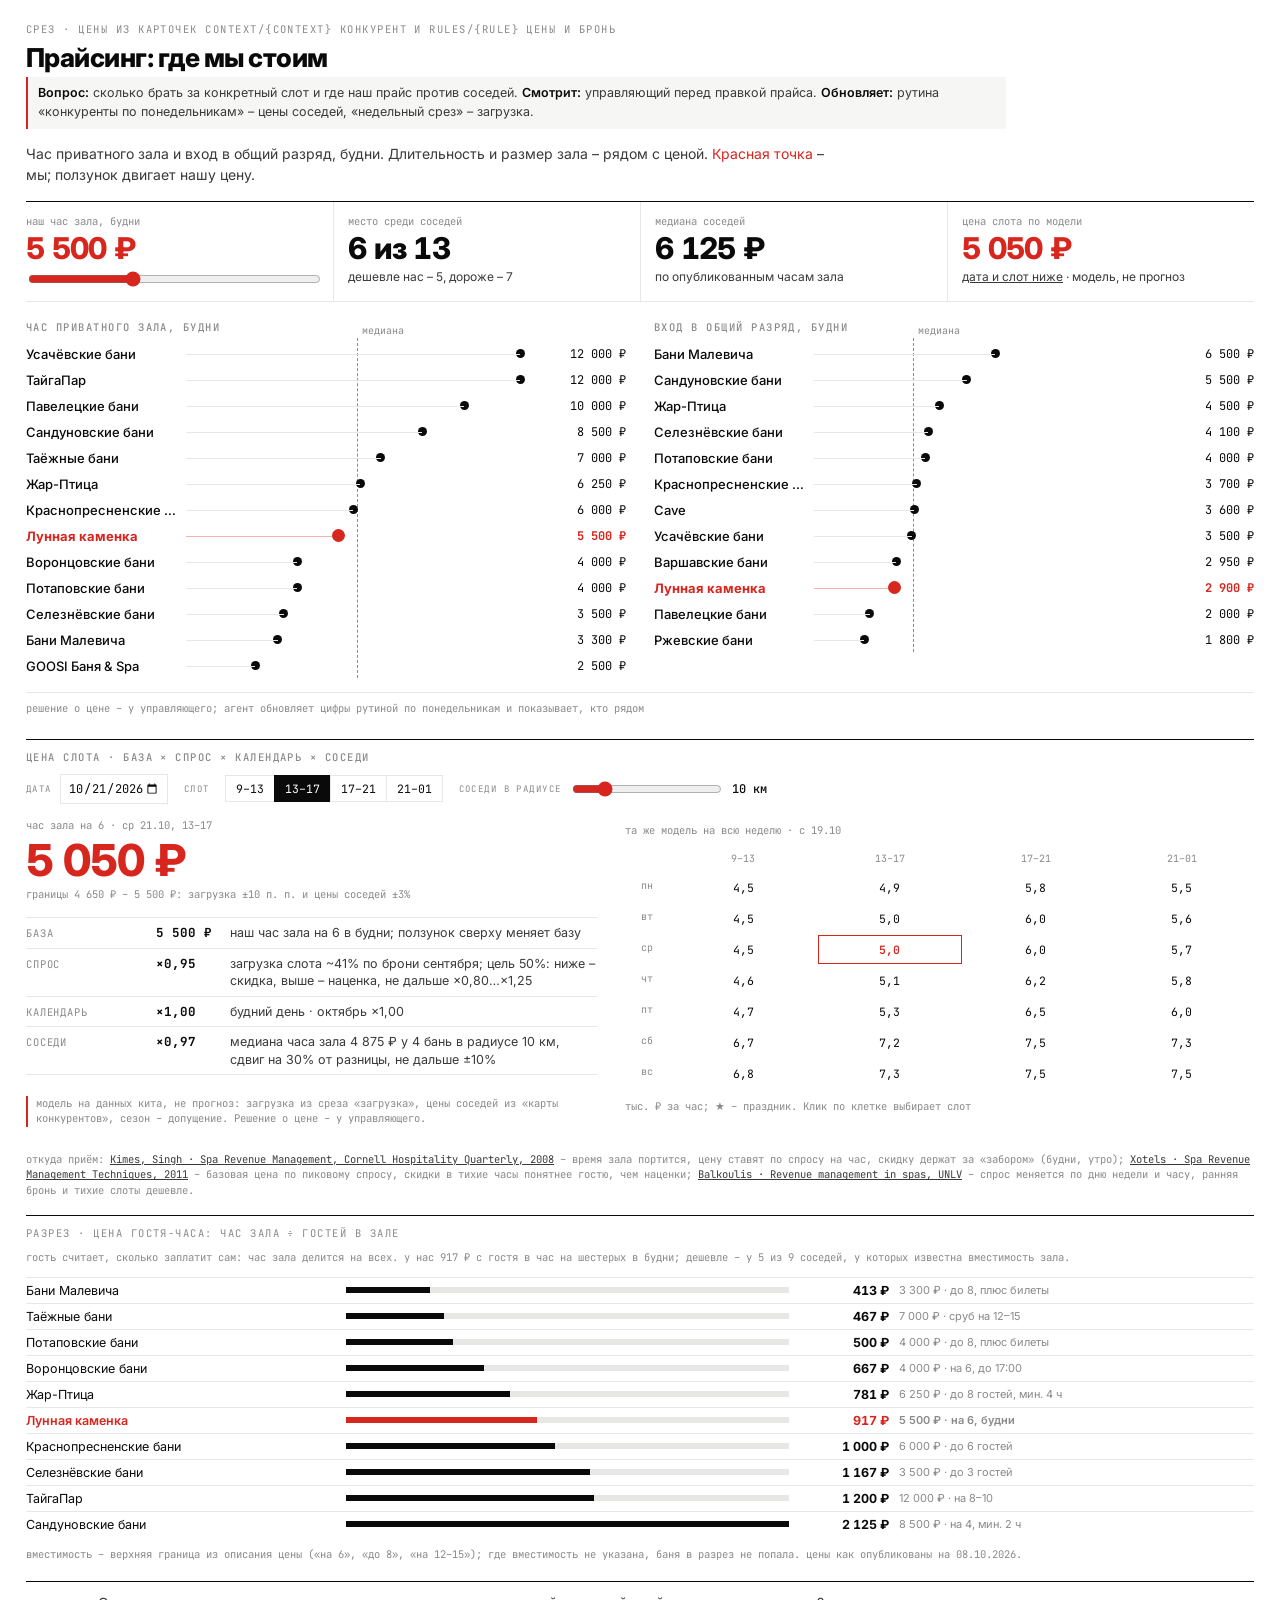
<file: web/tools/praising.html>
<!doctype html><html lang="ru"><head><meta charset="utf-8"><meta name="viewport" content="width=device-width,initial-scale=1">
<meta name="description" content="прайсинг – цена входа и часа зала у 16 соседей против нашей, ползунок «что если»"><title>Прайсинг · Лунная каменка</title>
<link rel="preconnect" href="https://fonts.googleapis.com"><link href="https://fonts.googleapis.com/css2?family=Inter:wght@400;500;600;700;800&family=JetBrains+Mono:wght@400;500&display=swap" rel="stylesheet">
<style>
:root{--bg:#fff;--ink:#0a0a0a;--ink2:#3a3a3a;--muted:#8a8a8a;--hair:#e7e7e5;--paper:#f6f6f4;--acc:#d7261e;
  --mono:"JetBrains Mono",ui-monospace,monospace;--sans:Inter,system-ui,sans-serif}
@media (prefers-color-scheme: dark){:root:not([data-theme="light"]){--bg:#0e0e0e;--ink:#f2f2f2;--ink2:#cfcfcf;--muted:#8f8f8f;--hair:#262626;--paper:#161616}}
:root[data-theme="dark"]{--bg:#0e0e0e;--ink:#f2f2f2;--ink2:#cfcfcf;--muted:#8f8f8f;--hair:#262626;--paper:#161616}
*{box-sizing:border-box}html,body{margin:0;background:var(--bg);color:var(--ink);font-family:var(--sans);-webkit-font-smoothing:antialiased}
body{padding:22px 26px 18px;max-width:1440px;margin:0 auto}
.k{font-family:var(--mono);font-size:10.5px;letter-spacing:.14em;text-transform:uppercase;color:var(--muted)}
h1{font-size:26px;font-weight:800;letter-spacing:-.02em;margin:6px 0 4px}
.lead{color:var(--ink2);font-size:14px;line-height:1.5;margin:0 0 16px;max-width:820px}
.acc{color:var(--acc)}
button,input,select{font:inherit;color:inherit}
.chip{border:1px solid var(--hair);background:var(--bg);padding:5px 10px;font-family:var(--mono);font-size:11.5px;cursor:pointer;transition:border-color .15s,background .15s}
.chip:hover{border-color:var(--ink)}
.chip.on{background:var(--ink);border-color:var(--ink);color:var(--bg)}
.cap{font-family:var(--mono);font-size:10.5px;color:var(--muted);line-height:1.5}
.kpis{display:grid;grid-template-columns:repeat(4,minmax(0,1fr));border-top:1px solid var(--ink);border-bottom:1px solid var(--hair);margin:0 0 18px}
.kp{padding:12px 14px 12px 0;display:flex;flex-direction:column;gap:4px;min-width:0}
.kp + .kp{padding-left:14px;border-left:1px solid var(--hair)}
.kp b{font-size:30px;font-weight:800;letter-spacing:-.025em;line-height:1.05;font-variant-numeric:tabular-nums;white-space:nowrap;overflow:hidden;text-overflow:ellipsis}
.kp b.acc{color:var(--acc)}
.kp small{font-size:12px;color:var(--ink2);line-height:1.35}.kp small a{color:inherit}
.foot{margin-top:14px;padding-top:8px;border-top:1px solid var(--hair)}
input[type=range]{width:100%;accent-color:var(--acc)}
@keyframes rise{from{opacity:0;transform:translateY(4px)}to{opacity:1;transform:none}}
@media (max-width:760px){body{padding:16px}.kpis{grid-template-columns:1fr 1fr}.kp:nth-child(3){padding-left:0;border-left:none}.kp b{font-size:24px}}

.two{display:grid;grid-template-columns:1fr 1fr;gap:28px}
.two h2{margin:0 0 8px;font-weight:500}
.dots{position:relative;display:grid;gap:2px}
.dr{display:grid;grid-template-columns:150px minmax(0,1fr) 96px;gap:10px;align-items:center;height:24px;animation:rise .3s both}.dr.still{animation:none}
.nm{font-size:13px;font-weight:500;white-space:nowrap;overflow:hidden;text-overflow:ellipsis}
.tr{position:relative;height:100%}
.tr s{position:absolute;left:0;top:50%;height:1px;background:var(--hair);text-decoration:none}
.tr i{position:absolute;top:50%;width:9px;height:9px;margin:-4.5px 0 0 -4.5px;border-radius:50%;background:var(--ink);transition:left .25s}
.vl{font-family:var(--mono);font-size:12px;text-align:right;font-variant-numeric:tabular-nums}
.dr.us .nm,.dr.us .vl{color:var(--acc);font-weight:700}.dr.us .tr i{background:var(--acc);width:13px;height:13px;margin:-6.5px 0 0 -6.5px}.dr.us .tr s{background:var(--acc);opacity:.35}
.mdn{position:absolute;top:-4px;bottom:0;border-left:1px dashed var(--muted);pointer-events:none}
.mdn span{position:absolute;top:-14px;left:4px;font-family:var(--mono);font-size:10px;color:var(--muted)}
@media (max-width:900px){.two{grid-template-columns:1fr}.dr{grid-template-columns:110px 1fr 84px}}
</style></head><body>

<div class="k">срез · цены из карточек context/{context} конкурент и rules/{rule} цены и бронь</div>
<h1>Прайсинг: где мы стоим</h1>
<style>.why{font-size:12.5px;line-height:1.5;color:var(--ink2);margin:0 0 14px;padding:7px 10px;background:var(--paper);border-left:2px solid var(--acc);max-width:980px}.why b{font-weight:600;color:var(--ink)}</style><p class="why"><b>Вопрос:</b> сколько брать за конкретный слот и где наш прайс против соседей. <b>Смотрит:</b> управляющий перед правкой прайса. <b>Обновляет:</b> рутина «конкуренты по понедельникам» – цены соседей, «недельный срез» – загрузка.</p>
<p class="lead">Час приватного зала и вход в общий разряд, будни. Длительность и размер зала – рядом с ценой. <span class="acc">Красная точка</span> – мы; ползунок двигает нашу цену.</p>
<div class="kpis">
  <div class="kp"><span class="cap">наш час зала, будни</span><b class="acc" id="our">5 500 ₽</b><input id="s" type="range" min="2000" max="12000" step="250" value="5500"></div>
  <div class="kp"><span class="cap">место среди соседей</span><b id="rank">–</b><small id="rank2"></small></div>
  <div class="kp"><span class="cap">медиана соседей</span><b id="med">–</b><small>по опубликованным часам зала</small></div>
  <div class="kp"><span class="cap">цена слота по модели</span><b class="acc" id="we">–</b><small><a href="#calc">дата и слот ниже</a> · модель, не прогноз</small></div>
</div>
<div class="two">
  <section><h2 class="k">час приватного зала, будни</h2><div id="ph" class="dots"></div></section>
  <section><h2 class="k">вход в общий разряд, будни</h2><div id="en" class="dots"></div></section>
</div>
<p class="cap foot">решение о цене – у управляющего; агент обновляет цифры рутиной по понедельникам и показывает, кто рядом</p>
<script>const D={"ours": {"name": "Лунная каменка", "lat": 55.8352, "lon": 37.6655, "entry": 2900, "entry_d": "3 ч, будни", "ph": 5500, "ph_d": "на 6, будни", "ph_we": 8000, "rating": 4.6, "count": 312}, "comps": [{"name": "Сандуновские бани", "lat": 55.7642424, "lon": 37.6212191, "district": "Мещанский / Тверской", "metro": "Кузнецкий Мост (moscow-city.guide, 2026-03-01)", "format": "исторический комплекс 1808 года: общие разряды + номерные бани", "rating": 5.0, "count": 22703, "entry": 5500, "entry_d": "2 ч, высший разряд", "ph": 8500, "ph_d": "на 4, мин. 2 ч", "usp": "Историческая баня 1808 года в центре: общий пар, ресторан, номерные бани; выручка 1,3 млрд ₽ в 2023 (СПАРК через Forbes).", "hours": "номерные бани открываются в 08:00 (Zoon, 2025-09-14); полное расписание общих разрядов не найдено", "site": "https://msk.sanduny.ru/obshchestvennye-razryady", "km": 8.4}, {"name": "Усачёвские бани", "lat": 55.7287928, "lon": 37.5713257, "district": "Хамовники", "metro": "не указано в найденных источниках", "format": "общественные разряды без лимита времени + номерной разряд премиум до 10 гостей (с мая 2026)", "rating": 5.0, "count": 12623, "entry": 3500, "entry_d": "без лимита, первый разряд", "ph": 12000, "ph_d": "приватный зал", "usp": "Безлимит по времени, свежий пар каждый час, пар-мастера, домашняя кухня.", "hours": "второй высший разряд: вт-вс с 09:00, пн с 16:00 (usbani.ru, 2026-10-08); круглосуточно по прежнему обзору", "site": "https://usbani.ru/price", "km": 13.2}, {"name": "Воронцовские бани", "lat": 55.7340062, "lon": 37.6594808, "district": "Таганский", "metro": "Таганская / Пролетарская", "format": "общественные разряды + 8 номерных бань, ресторан, с 1938 года", "rating": 5.0, "count": 10641, "entry": null, "entry_d": "", "ph": 4000, "ph_d": "на 6, до 17:00", "usp": "Средняя цена в центре, 8 тематических номеров, ежечасная смена пара.", "hours": "расписание не найдено (сайт: ежедневно)", "site": "https://moscowpass.com/ru/blog/banya-na-kompaniyu-moskva", "km": 11.3}, {"name": "Жар-Птица", "lat": 55.7911334, "lon": 37.5745088, "district": "Савёловский / Беговой", "metro": "Савёловская (10 мин пешком), Динамо (12 мин)", "format": "банный комплекс 4 000 м² (инвестиции ~600 млн ₽, открытие осень 2022, Alba Group)", "rating": 5.0, "count": 7742, "entry": 4500, "entry_d": "пн–ср днём", "ph": 6250, "ph_d": "до 8 гостей, мин. 4 ч", "usp": "Масштаб: 50-тонные печи, ресторан и пиво, общая спа-зона для пар и компаний; символ банного ренессанса Москвы.", "hours": "ежедневно 9:00-23:00, банный комплекс 9:00-22:00 (jarpticabani.ru, 2026-10-08)", "site": "https://jarpticabani.ru/menu/price/", "km": 7.5}, {"name": "Краснопресненские бани", "lat": 55.7636706, "lon": 37.5658295, "district": "Пресненский", "metro": "не указано в найденных источниках", "format": "общественные разряды, хаммам, солевая сауна, своя пивоварня, номера-люкс", "rating": 5.0, "count": 7236, "entry": 3700, "entry_d": "2,5 ч, до 17:00", "ph": 6000, "ph_d": "до 6 гостей", "usp": "Доступные цены общего отделения в центре, собственное пиво и номера с бассейном.", "hours": "ежедневно 8:00-23:00, понедельник до 22:00 (baninapresne.ru, 2026-10-08)", "site": "https://baninapresne.ru/man", "km": 10.1}, {"name": "Селезнёвские бани", "lat": 55.7810234, "lon": 37.6078525, "district": "Тверской", "metro": "Достоевская (420 м, Яндекс), Новослободская, Менделеевская", "format": "исторические общественные бани 1888 года (архитектор Попов) + 3 номерные бани", "rating": 5.0, "count": 3432, "entry": 4100, "entry_d": "3 ч, высший разряд", "ph": 3500, "ph_d": "до 3 гостей", "usp": "Исторические залы с мансардными окнами, сеансы 2,5-3 часа по умеренной цене.", "hours": "касса работает до 20:00; закрытие 22:00 (Zoon); полное расписание не найдено", "site": "http://www.seleznevskiebani.ru/", "km": 7.0}, {"name": "Варшавские бани", "lat": 55.6801879, "lon": 37.6235278, "district": "Нагорный", "metro": "Нагатинская (370 м), платформа Нагатинская (97 м)", "format": "четырёхэтажный комплекс 1938 года: общие разряды, кабинеты, «бани мира», ресторан", "rating": 5.0, "count": 9055, "entry": 2950, "entry_d": "3 ч", "ph": null, "ph_d": "", "usp": "Больше всех оценок в Яндексе среди бань выборки (9 055); общий разряд около 3 000-4 000 ₽ вне центра.", "hours": "пн-пт 9:00-23:00, сб-вс 8:00-23:00 (varshavskie-bani.ru, 2026-10-08)", "site": "https://varshavskie-bani.ru/", "km": 17.4}, {"name": "Ржевские бани", "lat": 55.7868327, "lon": 37.6312611, "district": "Мещанский", "metro": "Рижская (670 м)", "format": "общий мужской и женский разряды, кабинеты, финская сауна с бассейном, кафе", "rating": 4.9, "count": 2674, "entry": 1800, "entry_d": "3,5 ч", "ph": null, "ph_d": "", "usp": "Самый низкий чек выборки: мужской разряд 1 800-1 890 ₽ на 3,5 часа.", "hours": "пн-вс 9:00-23:00; женские дни 9:00-22:00 (rzhevskie-bani.obiz.ru)", "site": "https://rzhevskie-bani.obiz.ru/price/", "km": 5.8}, {"name": "Таёжные бани", "lat": 55.8290977, "lon": 37.4105325, "district": "Покровское-Стрешнево", "metro": "Тушинская, Волоколамская, Мякинино (Яндекс Медицина)", "format": "10 приватных бань на дровах со своим двором, ресторан, отель, теннисный корт", "rating": 5.0, "count": 3257, "entry": null, "entry_d": "", "ph": 7000, "ph_d": "сруб на 12–15", "usp": "Усадьба: у каждой компании свой сруб, двор и отдельный вход; парение для пары 30 000 ₽.", "hours": "круглосуточно (tbania.ru, Яндекс)", "site": "https://www.tbania.ru/", "km": 16.0}, {"name": "Павелецкие бани", "lat": 55.7233026, "lon": 37.639217, "district": "Замоскворечье", "metro": "Павелецкая, Серпуховская, Добрынинская (Яндекс Карты)", "format": "четырёхэтажный комплекс, открылся в 2022: русская, финская, хаммам, купель, бассейн, vip-залы с караоке, ресторан", "rating": 5.0, "count": 3160, "entry": 2000, "entry_d": "от, будни утром", "ph": 10000, "ph_d": "приватное пространство", "usp": "Современный дизайн с классической схемой пара для жителей новых ЖК и бизнес-центров.", "hours": "открыто до 23:00 (Яндекс Карты); полное расписание не найдено", "site": "https://www.forklore.ru/tpost/ea8rn4zlk1-ot-bannogo-lyuksa-do-horoshei-obschestve", "km": 12.6}, {"name": "ТайгаПар", "lat": 55.748486, "lon": 37.5419746, "district": "Пресненский", "metro": "не указано в найденных источниках", "format": "мужской банный клуб: «Царь-парная» на 120 человек (печь 45 т), 5 парных, ресторан авторской кухни", "rating": null, "count": null, "entry": null, "entry_d": "", "ph": 12000, "ph_d": "на 8–10", "usp": "Рекордная изразцовая печь, мужское братство и vip-сьюты в Москва-Сити.", "hours": "с 09:00 до 23:00 (taigapar.ru, 2026-10-08)", "site": "https://taigapar.ru/", "km": 12.4}, {"name": "Siberia", "lat": 55.7924715, "lon": 37.6089786, "district": "Марьина Роща", "metro": "Марьина Роща, Достоевская, Савёловская (dai-zharu.ru)", "format": "сеть премиальных банных спа-комплексов: 10 бань на дровах, программа парения 4 часа, закрытый банный клуб", "rating": 5.0, "count": 1219, "entry": null, "entry_d": "", "ph": null, "ph_d": "программа 4 ч от 32 000 ₽ с гостя", "usp": "Бани как путешествие по регионам России: авторские 4-часовые ритуалы за 32 000+ ₽ с человека, корпоративы и клуб. 13 400 гостей в 2024 (+15%), выручка +26% (Forbes).", "hours": "ежедневно 10:00-00:00 (siberia-spa.ru, 2026-10-08)", "site": "https://siberia-spa.ru/", "km": 5.9}, {"name": "Cave", "lat": 55.7853839, "lon": 37.7161058, "district": "Соколиная Гора / Электрозаводская", "metro": "Электрозаводская", "format": "камерное банное пространство в особняке: групповые церемонии мягкого пара, закрытые сеансы", "rating": 5.0, "count": 126, "entry": 3600, "entry_d": "1,5 ч, один заход", "ph": null, "ph_d": "закрытый сеанс от 60 000 ₽", "usp": "Мягкий пар по авторской технологии «Кейв»: 40-минутный ритуал вместо жёсткого парения, аудитория 25-34 лет – 51% (Forbes, 02.2025).", "hours": "ежедневно 11:00-21:00 (2ГИС)", "site": "https://cave.moscow/cave", "km": 6.4}, {"name": "Потаповские бани", "lat": 55.5331438, "lon": 37.4979041, "district": "Южное Бутово (Потапово)", "metro": "Бунинская аллея (15 мин пешком)", "format": "современная общественная баня, пар каждый час по расписанию из Telegram, безлимит", "rating": 5.0, "count": 1001, "entry": 4000, "entry_d": "будни", "ph": 4000, "ph_d": "до 8, плюс билеты", "usp": "Баня у дома в Южном Бутове: ежечасные ароматные парения, безлимит и парковка.", "hours": "2ГИС: «откроется в 10:00»; полное расписание не найдено; кухня до 22:00", "site": "https://potapovskiebani.ru/price", "km": 35.2}, {"name": "Бани Малевича", "lat": 55.7371442, "lon": 37.3124511, "district": "Одинцовский г.о. (вне границ Москвы; координата парка, не здания)", "metro": "Крылатское (трансфер)", "format": "банный клуб в парке: мужской, женский и общий разряды, приватные кабинеты, панорамный ресторан, банный двор с купелями", "rating": null, "count": null, "entry": 6500, "entry_d": "3 ч, будни", "ph": 3300, "ph_d": "до 8, плюс билеты", "usp": "Лесной парк рядом с Москвой: ресторан, большой женский разряд, звукоизолированные кабинеты; пармастеру платят 100-250 тыс. ₽ (hh.ru 2026-08-06).", "hours": "ежедневно 9:00-23:00 (banimalevicha.ru)", "site": "https://banimalevicha.ru/baths/male/", "km": 24.6}, {"name": "GOOSI Баня & Spa", "lat": 55.7942197, "lon": 37.665381, "district": "Сокольники", "metro": "не указано в найденных источниках", "format": "иммерсивная баня и спа для компаний: сеансы по 2-4 часа, аренда под дни рождения, девичники, корпоративы", "rating": 4.7, "count": 23, "entry": null, "entry_d": "", "ph": 2500, "ph_d": "по отзыву гостя", "usp": "Иммерсивный формат 2-4 часа в парке: свет, звук и ароматы вместо классического парения; аудитория 18-36 лет – 70% (Forbes, 2024).", "hours": "пн-чт 10:00-22:00, пт-вс 10:00 до последнего гостя (goo.si)", "site": "https://goo.si/", "km": 4.6}], "segments": [{"id": "friends-company", "name": "компании друзей", "need": "Свой номер со своей парной, купелью и столом на всех, чтобы отметить повод и поговорить без посторонних.", "message": "Номер на 6 человек со своей парной, купелью и столом, бронь за две минуты, цена делится на всех.", "price": "средняя: чек делят на всех, ориентир – цена на человека", "size": "среди мужчин общение с друзьями 21% мотивов (женщины 13%, Авито 2026); 62% мужчин-посетителей ходят с друзьями или на праздники (Выберу 2025); 21% москвичей парятся в банях у друзей; доли сегмента по выручке бани: не найдено", "channels": ["ad-intermediaries", "direct-all-formats", "maps-reviews", "own-base-bot-email"]}, {"id": "couples", "name": "пары", "need": "Уединённый вечер без шума, романтический сценарий, парение вдвоём.", "message": "Вечер вдвоём в тишине: свой модуль, чай, парение в четыре руки по записи.", "price": "низкая–средняя: платят за приватность и повод", "size": "доля парных программ в спа около 40% (Thai-SPA 7 Красок, 1 пол. 2026), в банях аналогичной цифры не найдено", "channels": ["ai-blogger-search-outreach", "gift-certificates", "instagram-producer-micro", "maps-reviews"]}, {"id": "corporate", "name": "корпоративные клиенты", "need": "Командное событие или подарок сотрудникам и партнёрам к Новому году без хлопот с оформлением.", "message": "Сертификат на номер для команды или на сумму, закрывающие документы, срок 6 месяцев.", "price": "низкая: бюджет на человека задан, важны документы и простота", "size": "доля корпоратов в выручке московской бани: не найдено; в Казани 'кратно выросло число корпоративных заказов'; аналог из загородной базы отдыха: корпоративные клиенты 40% выручки, 30 млн руб за 3 месяца (КРИК, не баня)", "channels": ["direct-all-formats", "gift-certificates", "own-base-bot-email"]}, {"id": "steam-connoisseurs", "name": "ценители пара", "need": "Сильный пар, мастер-парильщик, расписание паров, веники и купели.", "message": "Новый состав пара каждый час, мастера-парильщики, дровяная печь, расписание в Telegram.", "price": "средняя: сравнивают цену часа с эталонами Сандунов и Усачёвских", "size": "66% россиян заказывают услуги парения (Авито Услуги 2024), 64% выбирают парение веником; 41% парятся с банщиком; спрос на пармастеров +65% (январь 2026)", "channels": ["maps-reviews", "own-base-bot-email"]}, {"id": "wellness-women", "name": "женщины в будни днём", "need": "Пауза в будний день, спа-процедуры, массаж и парение в одном месте.", "message": "Будни до 17:00: парение, массаж и чай, дневная цена ниже вечерней.", "price": "средняя: ценят услуги внутри визита, откликаются на дневной тариф", "size": "женщины 47% регулярных посетителей (Выберу, 39% годом ранее); 41% женщин ходят ради ухода за телом (Авито 2026)", "channels": ["ai-geo-visibility", "instagram-producer-micro", "maps-reviews", "offline-radius-partners"]}, {"id": "athletes", "name": "спортсмены", "need": "Восстановление после нагрузок, расписание вне вечернего пика.", "message": "Парная после тренировки: утро и будни дешевле, промокод от вашего клуба.", "price": "высокая–средняя: частые визиты, нужна подписка или промокод", "size": "до 30 лет 48% ходят для восстановления после тренировок (Выберу 2025); 28% мужчин – восстановление после нагрузок (Авито 2026); доля спортсменов среди гостей московской бани: не найдено", "channels": ["offline-radius-partners", "own-base-bot-email", "retarget-trial-sandbox"]}, {"id": "city-guests", "name": "гости города", "need": "Попробовать настоящую русскую баню, понятный английский текст и карта.", "message": "Русская баня с мастером-парильщиком, описание на английском, бронь без звонка.", "price": "низкая: платят за опыт, смотрят на рейтинг", "size": "Москва 26,5 млн туристов в 2025; гости ~20% потребления; доля туристов среди гостей бани: Казань 20% клиентов премиум-бани; Москвы – не найдено", "channels": ["maps-reviews", "offline-radius-partners"]}], "channels": {"direct-all-formats": "Яндекс Директ и VK – все форматы", "optimize-on-sales": "реклама с оптимизацией на визит", "ad-intermediaries": "рекламные кабинеты через посредников", "maps-reviews": "карты и отзывы", "seo-geo-wordpress": "SEO и блог с ответами", "offline-radius-partners": "офлайн в радиусе 2 км", "instagram-producer-micro": "продюсер контента и микроблогеры", "own-base-bot-email": "своя база – бот, рассылки, email", "unusual-ad-cabinets": "неочевидные рекламные кабинеты", "ltv-cac-channel-test": "LTV, CAC и честный тест канала", "retarget-trial-sandbox": "ретаргетинг и пробный визит", "gift-certificates": "подарочные сертификаты", "hyperlocal-geo-sms": "гиперлокальный таргет и SMS", "ai-blogger-search-outreach": "ИИ ищет блогеров", "ai-hypothesis-matrix-quiz": "матрица гипотез и быстрые лендинги", "ai-geo-visibility": "видимость в нейросетях", "ai-voice-calls": "ИИ-звонки"}, "load": {"slots": ["9–13", "13–17", "17–21", "21–01"], "weekday": [22, 41, 79, 64], "weekend": [71, 88, 96, 92]}, "days": ["пн", "вт", "ср", "чт", "пт", "сб", "вс"], "dayk": [0.86, 0.95, 1.0, 1.04, 1.18, 1.43, 1.48], "base": {"river": [[[55.7442, 37.2517], [55.7434, 37.2759], [55.7589, 37.2805], [55.763, 37.2868], [55.7694, 37.3001], [55.7712, 37.3064], [55.7707, 37.3281], [55.7847, 37.3482], [55.7941, 37.3481], [55.8, 37.3345], [55.8093, 37.3571], [55.822, 37.3821], [55.8287, 37.3785], [55.829, 37.3953], [55.8191, 37.4145], [55.8115, 37.4199], [55.8087, 37.4412], [55.8026, 37.4476], [55.7887, 37.4397], [55.7865, 37.4263], [55.7915, 37.418], [55.7914, 37.4103], [55.7775, 37.4041], [55.7742, 37.4341], [55.7742, 37.4553], [55.7624, 37.4645], [55.7539, 37.4531], [55.7471, 37.4367], [55.7411, 37.4493], [55.7429, 37.4648], [55.7485, 37.4742], [55.7645, 37.4764], [55.7682, 37.4845], [55.7597, 37.5117], [55.7476, 37.522], [55.7455, 37.5404], [55.7527, 37.5708], [55.7463, 37.5744], [55.7351, 37.5636], [55.7221, 37.5412], [55.7137, 37.5459], [55.7103, 37.5592], [55.7167, 37.5821], [55.7329, 37.598], [55.7431, 37.6083], [55.7492, 37.6268], [55.7411, 37.6449], [55.7276, 37.6558], [55.7211, 37.6566], [55.7106, 37.6501], [55.707, 37.6422], [55.7061, 37.6289], [55.6867, 37.6316], [55.6867, 37.6696], [55.6945, 37.6893], [55.6933, 37.7076], [55.6813, 37.712], [55.6674, 37.7131], [55.6704, 37.704], [55.6706, 37.6824], [55.6676, 37.675], [55.6544, 37.6717], [55.6433, 37.6945], [55.6409, 37.7295], [55.6487, 37.7798], [55.6473, 37.7853], [55.6426, 37.7838], [55.6258, 37.7898], [55.6178, 37.7981], [55.6163, 37.8314], [55.6165, 37.8419], [55.6171, 37.8508], [55.6092, 37.8684], [55.6052, 37.8697], [55.6003, 37.8543], [55.5946, 37.8726], [55.5772, 37.8789], [55.5691, 37.9047], [55.5593, 37.9176], [55.5567, 37.9318], [55.5544, 37.9402]], [[55.5581, 37.9245], [55.5544, 37.9402], [55.5544, 37.9402]], [[55.6813, 37.712], [55.6732, 37.6907], [55.6712, 37.6874]], [[55.6741, 37.7134], [55.6717, 37.6991], [55.6717, 37.6991]], [[55.6178, 37.7981], [55.612, 37.7985], [55.6097, 37.8164], [55.6164, 37.8262]], [[55.7589, 37.2805], [55.7652, 37.2705], [55.77, 37.2598], [55.7809, 37.2612], [55.7811, 37.2763], [55.7809, 37.2941], [55.7706, 37.3085], [55.7706, 37.3085]], [[55.7378, 37.6064], [55.7462, 37.6267], [55.7423, 37.6374], [55.7313, 37.6505], [55.7313, 37.6505]], [[55.7925, 37.4456], [55.7773, 37.4483], [55.7773, 37.4483]]], "mkad": [[55.911, 37.59], [55.8949, 37.6853], [55.86, 37.77], [55.83, 37.83], [55.76, 37.842], [55.7, 37.835], [55.64, 37.8], [55.5971, 37.746], [55.574, 37.66], [55.59, 37.53], [55.64, 37.46], [55.7, 37.39], [55.7719, 37.369], [55.8209, 37.3892], [55.8641, 37.3983], [55.889, 37.44], [55.907, 37.53]]}, "real": {"proxy": {"weekday": {"9–13": 0, "13–17": 50, "17–21": 25, "21–01": 0}, "weekend": {"9–13": 0, "13–17": 0, "17–21": 0, "21–01": 0}, "n_places": 1, "method": "Значения – доля полностью проданных сессий ('Нет мест') от всех видимых сессий в слот-группе, в процентах; нижняя оценка занятости, потому что ёмкость сессий не раскрыта. Источник один: Cave (YCLIENTS), окно 9–15 октября 2026, 20 сессий, будни = пт вечер и пн–чт, выходные = сб и вс. Выборка мала (0–4 сессии на ячейку), для синтетической тепловой карты использовать только как контрольную точку, не как замену. Остальные 15 мест: открытых свободных слотов нет или не снимались; Яндекс Карты, 2ГИС и Google Maps график популярного времени не отдали."}, "at": "2026-10-09", "n": 20, "place": {"name": "Cave", "booking": "YCLIENTS (виджет расписания сессий)", "url": "https://n1086918.yclients.com/company/1004737/activity/select?o=act2026-10-09", "slots_visible": true, "observed_at": "2026-10-09T15:10:00+01:00", "samples": [{"date": "2026-10-09", "slot": "17–21", "free": 0, "total": null, "note": "групповая сессия, осталось мест: 0; ёмкость сессии виджет не показывает"}, {"date": "2026-10-10", "slot": "9–13", "free": 4, "total": null, "note": "групповая сессия, осталось мест: 4; ёмкость сессии виджет не показывает"}, {"date": "2026-10-10", "slot": "13–17", "free": 2, "total": null, "note": "групповая сессия, осталось мест: 2; ёмкость сессии виджет не показывает"}, {"date": "2026-10-10", "slot": "17–21", "free": 5, "total": null, "note": "групповая сессия, осталось мест: 5; ёмкость сессии виджет не показывает"}, {"date": "2026-10-10", "slot": "21–01", "free": 6, "total": null, "note": "групповая сессия, осталось мест: 6; ёмкость сессии виджет не показывает"}, {"date": "2026-10-11", "slot": "9–13", "free": 6, "total": null, "note": "групповая сессия, осталось мест: 6; ёмкость сессии виджет не показывает"}, {"date": "2026-10-11", "slot": "13–17", "free": 5, "total": null, "note": "групповая сессия, осталось мест: 5; ёмкость сессии виджет не показывает"}, {"date": "2026-10-11", "slot": "17–21", "free": 5, "total": null, "note": "групповая сессия, осталось мест: 5; ёмкость сессии виджет не показывает"}, {"date": "2026-10-11", "slot": "17–21", "free": 2, "total": null, "note": "групповая сессия, осталось мест: 2; ёмкость сессии виджет не показывает"}, {"date": "2026-10-12", "slot": "9–13", "free": 5, "total": null, "note": "групповая сессия, осталось мест: 5; ёмкость сессии виджет не показывает"}, {"date": "2026-10-12", "slot": "13–17", "free": 4, "total": null, "note": "групповая сессия, осталось мест: 4; ёмкость сессии виджет не показывает"}, {"date": "2026-10-12", "slot": "17–21", "free": 6, "total": null, "note": "групповая сессия, осталось мест: 6; ёмкость сессии виджет не показывает"}, {"date": "2026-10-13", "slot": "21–01", "free": 6, "total": null, "note": "групповая сессия, осталось мест: 6; ёмкость сессии виджет не показывает"}, {"date": "2026-10-14", "slot": "9–13", "free": 5, "total": null, "note": "групповая сессия, осталось мест: 5; ёмкость сессии виджет не показывает"}, {"date": "2026-10-14", "slot": "13–17", "free": 0, "total": null, "note": "групповая сессия, осталось мест: 0; ёмкость сессии виджет не показывает"}, {"date": "2026-10-14", "slot": "17–21", "free": 6, "total": null, "note": "групповая сессия, осталось мест: 6; ёмкость сессии виджет не показывает"}, {"date": "2026-10-14", "slot": "21–01", "free": 4, "total": null, "note": "групповая сессия, осталось мест: 4; ёмкость сессии виджет не показывает"}, {"date": "2026-10-15", "slot": "9–13", "free": 10, "total": null, "note": "групповая сессия, осталось мест: 10; ёмкость сессии виджет не показывает"}, {"date": "2026-10-15", "slot": "17–21", "free": 4, "total": null, "note": "групповая сессия, осталось мест: 4; ёмкость сессии виджет не показывает"}, {"date": "2026-10-15", "slot": "21–01", "free": 6, "total": null, "note": "групповая сессия, осталось мест: 6; ёмкость сессии виджет не показывает"}], "note": "Не номера, а групповые сессии 'Пещера Белого Дракона'. Виджет показывает 'Осталось N мест' или 'Нет мест', общая ёмкость сессии не раскрыта, поэтому доля занятости считается только по полностью проданным сессиям (нижняя оценка). Видно 20 сессий на 7 дней; в пятницу 9.10 в 19:00 и в среду 14.10 в 15:00 мест нет.", "popular_times": {"source": "Яндекс Карты / 2ГИС / Google Maps", "note": "не получено: Яндекс вернул пустую страницу, 2ГИС показал капчу, Google показал окно согласия"}}, "closed": 15}};
const fmt=n=>n.toLocaleString('ru-RU')+' ₽';
function dots(el,key,dkey,ourV,ourD){const box=document.getElementById(el),anim=!box.dataset.drawn;box.dataset.drawn=1;const rows=D.comps.filter(c=>c[key]).map(c=>({n:c.name,v:c[key],d:c[dkey]})).concat([{n:D.ours.name,v:ourV,d:ourD,us:1}]).sort((a,b)=>b.v-a.v);
  const mx=Math.max(12000,...rows.map(r=>r.v));
  const xs=rows.filter(r=>!r.us).map(r=>r.v).sort((a,b)=>a-b);const m=xs.length%2?xs[(xs.length-1)/2]:(xs[xs.length/2-1]+xs[xs.length/2])/2;
  box.innerHTML=`<div class="mdn" style="left:calc(150px + (100% - 150px - 96px) * ${(m/mx).toFixed(3)})"><span>медиана</span></div>`+rows.map((r,i)=>`<div class="dr${r.us?' us':''}${anim?'':' still'}" style="animation-delay:${i*20}ms" title="${r.d||''}"><span class="nm">${r.n}</span><span class="tr"><i style="left:${(r.v/mx*100).toFixed(1)}%"></i><s style="width:${(r.v/mx*100).toFixed(1)}%"></s></span><span class="vl">${fmt(r.v)}</span></div>`).join('');}
function upd(){const v=+document.getElementById('s').value;document.getElementById('our').textContent=fmt(v);
  const xs=D.comps.filter(c=>c.ph).map(c=>c.ph).sort((a,b)=>a-b);const cheaper=xs.filter(x=>x<v).length;
  document.getElementById('rank').textContent=(cheaper+1)+' из '+(xs.length+1);document.getElementById('rank2').textContent='дешевле нас – '+cheaper+', дороже – '+(xs.length-cheaper);
  const m=xs.length%2?xs[(xs.length-1)/2]:(xs[xs.length/2-1]+xs[xs.length/2])/2;document.getElementById('med').textContent=fmt(m);
  dots('ph','ph','ph_d',v,D.ours.ph_d);}
dots('en','entry','entry_d',D.ours.entry,D.ours.entry_d);document.getElementById('s').oninput=upd;upd();
</script>
<section class="calc" id="calc">
<h2 class="k">цена слота · база × спрос × календарь × соседи</h2>
<div class="cbar">
  <label><span class="bl">дата</span><input type="date" id="cd" value="2026-10-21" min="2026-01-01" max="2027-12-31"></label>
  <span class="bl">слот</span><span id="cs" class="seg"></span>
  <label class="rad"><span class="bl">соседи в радиусе</span><input type="range" id="cr" min="3" max="40" step="1" value="10"><b id="crv">10 км</b></label>
</div>
<div class="cgrid">
  <div class="cres">
    <span class="cap">час зала на 6 · <span id="cwhen"></span></span>
    <b id="cp">–</b>
    <span class="cap" id="cband"></span>
    <ol class="wf" id="cwf"></ol>
    <p class="cap warn">модель на данных кита, не прогноз: загрузка из среза «загрузка», цены соседей из «карты конкурентов», сезон – допущение. Решение о цене – у управляющего.</p>
  </div>
  <div class="cweek">
    <span class="cap">та же модель на всю неделю · <span id="cwk"></span></span>
    <div class="wk" id="cwg"></div>
    <span class="cap" id="cnb"></span>
  </div>
</div>
<p class="cap src">откуда приём: <a href="https://doi.org/10.1177/1938965508324868" target="_blank" rel="noopener">Kimes, Singh · Spa Revenue Management, Cornell Hospitality Quarterly, 2008</a> – время зала портится, цену ставят по спросу на час, скидку держат за «забором» (будни, утро); <a href="https://www.xotels.com/en/revenue-management/spa-revenue-management-techniques" target="_blank" rel="noopener">Xotels · Spa Revenue Management Techniques, 2011</a> – базовая цена по пиковому спросу, скидки в тихие часы понятнее гостю, чем наценки; <a href="https://oasis.library.unlv.edu/cgi/viewcontent.cgi?article=1598&context=thesesdissertations" target="_blank" rel="noopener">Balkoulis · Revenue management in spas, UNLV</a> – спрос меняется по дню недели и часу, ранняя бронь и тихие слоты дешевле.</p>
</section>
<style>
.calc{margin-top:22px;border-top:1px solid var(--ink);padding-top:10px}
.calc h2{margin:0 0 10px;font-weight:500}
.bl{font-family:var(--mono);font-size:9px;letter-spacing:.16em;text-transform:uppercase;color:var(--muted)}
.cbar{display:flex;flex-wrap:wrap;gap:10px 16px;align-items:center;margin:0 0 14px}
.cbar label{display:inline-flex;gap:8px;align-items:center}
.cbar input[type=date]{border:1px solid var(--hair);background:var(--bg);padding:5px 7px;font-family:var(--mono);font-size:12px}
.seg{display:inline-flex;gap:0}.seg .chip{margin-left:-1px}
.rad input{width:150px}.rad b{font-family:var(--mono);font-size:12px;font-weight:500;min-width:44px}
.cgrid{display:grid;grid-template-columns:minmax(0,1fr) minmax(0,1.1fr);gap:28px}
.cres{display:flex;flex-direction:column;gap:4px}
.cres > b{font-size:44px;font-weight:800;letter-spacing:-.03em;line-height:1.05;color:var(--acc);font-variant-numeric:tabular-nums}
.wf{list-style:none;margin:10px 0 6px;padding:0;border-top:1px solid var(--hair)}
.wf li{display:grid;grid-template-columns:120px 64px minmax(0,1fr);gap:10px;padding:6px 0;border-bottom:1px solid var(--hair);font-size:12.5px;line-height:1.4;align-items:baseline}
.wf li span:first-child{font-family:var(--mono);font-size:10.5px;letter-spacing:.08em;text-transform:uppercase;color:var(--muted)}
.wf li b{font-family:var(--mono);font-size:12.5px;font-variant-numeric:tabular-nums}
.wf li b.up{color:var(--acc)}
.wf li em{font-style:normal;color:var(--ink2)}
.warn{border-left:2px solid var(--acc);padding-left:8px}
.wk{display:grid;grid-template-columns:44px repeat(4,minmax(0,1fr));gap:2px;margin:8px 0 6px;font-family:var(--mono);font-size:11.5px}
.wk span{padding:6px 4px;text-align:center;font-variant-numeric:tabular-nums}
.wk .h{color:var(--muted);font-size:10px}
.wk .c{cursor:pointer;border:1px solid transparent}
.wk .c:hover{border-color:var(--ink)}
.wk .c.on{border-color:var(--acc);color:var(--acc);font-weight:600}
.src{margin-top:14px}.src a{color:var(--ink2)}
@media (max-width:900px){.cgrid{grid-template-columns:1fr}.wf li{grid-template-columns:96px 56px minmax(0,1fr)}.cres > b{font-size:36px}}
</style>
<script>
(()=>{
const $=id=>document.getElementById(id),fmt=n=>Math.round(n).toLocaleString('ru-RU')+' ₽',x=k=>'×'+k.toFixed(2).replace('.',',');
let BASE=D.ours.ph;const SL=D.load.slots,DK=D.dayk,DN=D.days;
// праздники РФ: нерабочие дни 2026–2027 по производственному календарю; канун – день до
// 2027 – только январь: переносы остальных дней ещё не утверждены
const HOL=new Set(['2026-01-01','2026-01-02','2026-01-03','2026-01-04','2026-01-05','2026-01-06','2026-01-07','2026-01-08','2026-02-23','2026-03-08','2026-03-09','2026-05-01','2026-05-09','2026-05-11','2026-06-12','2026-11-04','2026-12-31',
  '2027-01-01','2027-01-02','2027-01-03','2027-01-04','2027-01-05','2027-01-06','2027-01-07','2027-01-08']);
// сезон Москвы – допущение кита: банный сезон с октября по март, летом спрос ниже
const SEASON=[1.10,1.08,1.04,0.97,0.92,0.88,0.86,0.90,0.96,1.00,1.04,1.10],MN=['январь','февраль','март','апрель','май','июнь','июль','август','сентябрь','октябрь','ноябрь','декабрь'];
const wkMean=(DK[0]+DK[1]+DK[2]+DK[3]+DK[4])/5,weMean=(DK[5]+DK[6])/2;
let slot=1;
const iso=d=>d.toISOString().slice(0,10),dow=d=>(d.getUTCDay()+6)%7;
function occ(d,s){const i=dow(d),we=i>=5;return Math.min(100,(we?D.load.weekend:D.load.weekday)[s]*DK[i]/(we?weMean:wkMean))}
function demandK(o){return Math.min(1.25,Math.max(0.8,0.75+0.5*o/100))}
function calK(d){const i=dow(d),k=iso(d),eve=HOL.has(iso(new Date(d.getTime()+864e5)))&&!HOL.has(k);
  const we=i>=5?1.15:1,h=HOL.has(k)?1.2:eve?1.1:1,s=SEASON[d.getUTCMonth()];
  return {k:we*h*s,we,h,s,txt:[i>=5?'выходной ×1,15':'будний день',HOL.has(k)?'праздник ×1,20':eve?'канун праздника ×1,10':'',MN[d.getUTCMonth()]+' '+x(s)].filter(Boolean).join(' · ')}}
function compK(r){const xs=D.comps.filter(c=>c.ph&&c.km<=r).map(c=>c.ph).sort((a,b)=>a-b);
  if(!xs.length)return {k:1,n:0,m:0};const m=xs.length%2?xs[(xs.length-1)/2]:(xs[xs.length/2-1]+xs[xs.length/2])/2;
  return {k:Math.min(1.1,Math.max(0.9,1+0.3*(m/BASE-1))),n:xs.length,m}}
const price=(d,s,r,dOcc=0)=>{const o=Math.max(0,Math.min(100,occ(d,s)+dOcc));return Math.round(BASE*demandK(o)*calK(d).k*compK(r).k/50)*50};
function draw(){BASE=+($('s')||{value:D.ours.ph}).value;const d=new Date($('cd').value+'T00:00:00Z');if(isNaN(d))return;const r=+$('cr').value;$('crv').textContent=r+' км';
  const o=occ(d,slot),dk=demandK(o),c=calK(d),q=compK(r),p=price(d,slot,r);
  const lo=Math.round(Math.min(price(d,slot,r,-10),p)*0.97/50)*50,hi=Math.round(Math.max(price(d,slot,r,10),p)*1.03/50)*50;
  $('cp').textContent=fmt(p);$('cwhen').textContent=DN[dow(d)]+' '+d.toISOString().slice(8,10)+'.'+d.toISOString().slice(5,7)+', '+SL[slot];
  $('cband').textContent='границы '+fmt(lo)+' – '+fmt(hi)+': загрузка ±10 п. п. и цены соседей ±3%';
  const row=(t,k,why)=>`<li><span>${t}</span><b class="${k>1.001?'up':''}">${k===null?fmt(BASE):x(k)}</b><em>${why}</em></li>`;
  $('cwf').innerHTML=row('база',null,'наш час зала на 6 в будни; ползунок сверху меняет базу')+
    row('спрос',dk,`загрузка слота ~${Math.round(o)}% по брони сентября; цель 50%: ниже – скидка, выше – наценка, не дальше ×0,80…×1,25`)+
    row('календарь',c.k,c.txt)+
    row('соседи',q.k,q.n?`медиана часа зала ${fmt(q.m)} у ${q.n} бань в радиусе ${r} км, сдвиг на 30% от разницы, не дальше ±10%`:`в радиусе ${r} км нет бань с опубликованной ценой – множитель 1`);
  const mon=new Date(d.getTime()-dow(d)*864e5);$('cwk').textContent='с '+mon.toISOString().slice(8,10)+'.'+mon.toISOString().slice(5,7);
  let g='<span class="h"></span>'+SL.map(s=>`<span class="h">${s}</span>`).join('');
  for(let i=0;i<7;i++){const di=new Date(mon.getTime()+i*864e5);g+=`<span class="h">${DN[i]}${HOL.has(iso(di))?' ★':''}</span>`+SL.map((_,s)=>`<span class="c${iso(di)===iso(d)&&s===slot?' on':''}" data-d="${iso(di)}" data-s="${s}">${(price(di,s,r)/1000).toFixed(1).replace('.',',')}</span>`).join('')}
  $('cwg').innerHTML=g;$('cnb').textContent='тыс. ₽ за час; ★ – праздник. Клик по клетке выбирает слот';
  $('cwg').querySelectorAll('.c').forEach(el=>el.onclick=()=>{$('cd').value=el.dataset.d;slot=+el.dataset.s;segs();draw()});
  const we=$('we');if(we)we.textContent=fmt(p);}
function segs(){$('cs').innerHTML=SL.map((s,i)=>`<button class="chip${i===slot?' on':''}" data-s="${i}">${s}</button>`).join('');$('cs').querySelectorAll('button').forEach(b=>b.onclick=()=>{slot=+b.dataset.s;segs();draw()})}
segs();['cd','cr','s'].forEach(id=>$(id)&&$(id).addEventListener('input',draw));draw();
})();
</script>
<section class="pg" id="pg"></section>
<script>
(function(){const cap=t=>{const m=/(?:на|до)\s*(\d+)(?:[–-](\d+))?/.exec(t||'');return m?+(m[2]||m[1]):0};
  const rows=D.comps.filter(c=>c.ph&&cap(c.ph_d)).map(c=>({n:c.name,ph:c.ph,g:cap(c.ph_d),d:c.ph_d,v:Math.round(c.ph/cap(c.ph_d)),extra:/билет/.test(c.ph_d)}));
  const us={n:D.ours.name,ph:D.ours.ph,g:6,d:D.ours.ph_d,v:Math.round(D.ours.ph/6),us:1};
  const all=[...rows,us].sort((a,b)=>a.v-b.v),mx=Math.max(...all.map(r=>r.v)),cheaper=rows.filter(r=>r.v<us.v).length;
  const fmt=n=>n.toLocaleString('ru-RU')+' ₽';
  document.getElementById('pg').innerHTML=`<div class="k">разрез · цена гостя-часа: час зала ÷ гостей в зале</div>
  <p class="cap">гость считает, сколько заплатит сам: час зала делится на всех. у нас ${fmt(us.v)} с гостя в час на шестерых в будни; дешевле – у ${cheaper} из ${rows.length} соседей, у которых известна вместимость зала.</p>
  <div class="pgl">${all.map(r=>`<div class="pgr${r.us?' us':''}"><span>${r.n}</span><i style="--w:${(r.v/mx*100).toFixed(0)}%"></i><b>${fmt(r.v)}</b><small>${fmt(r.ph)} · ${r.d}</small></div>`).join('')}</div>
  <p class="cap">вместимость – верхняя граница из описания цены («на 6», «до 8», «на 12–15»); где вместимость не указана, баня в разрез не попала. цены как опубликованы на 08.10.2026.</p>`;})();
</script>
<style>.pg{margin-top:16px;border-top:1px solid var(--ink);padding-top:10px}.pgl{margin:8px 0}.pgr{display:grid;grid-template-columns:minmax(0,1.4fr) minmax(0,2fr) 90px minmax(0,1.6fr);gap:10px;align-items:center;padding:5px 0;border-top:1px solid var(--hair);font-size:12.5px}.pgr i{display:block;height:6px;background:var(--hair);position:relative}.pgr i::after{content:"";position:absolute;inset:0 auto 0 0;width:var(--w);background:var(--ink)}.pgr.us{color:var(--acc);font-weight:600}.pgr.us i::after{background:var(--acc)}.pgr b{font-variant-numeric:tabular-nums;text-align:right}.pgr small{color:var(--muted);font-size:11px}@media (max-width:760px){.pgr{grid-template-columns:1fr 80px}.pgr i,.pgr small{display:none}}</style>
<details class="meth"><summary><span class="k">методика</span> Сколько стоит час частного номера у меня относительно соседей и где мой прайс выходит за медиану?</summary>
<dl><dt>источники</dt><dd><ul><li><a href="https://usbani.ru/price" target="_blank" rel="noopener">Страницы цен на сайтах бань</a> – цена за час номера по будням и выходным, число гостей в тарифе, доплаты за человека</li><li><a href="https://rzhevskie-bani.obiz.ru/price/" target="_blank" rel="noopener">Прайсы на obiz и аналогах</a> – резервный источник цены, если сайт бани закрыт</li><li><a href="https://yandex.ru/maps/org/usachyovskiye_bani/156965845410/" target="_blank" rel="noopener">Яндекс Карты, вкладка «Цены»</a> – сверка цены и даты обновления</li><li><a href="https://cave.moscow/" target="_blank" rel="noopener">Виджеты бронирования</a> – цена, видимая при выборе слота (YCLIENTS и подобные)</li></ul></dd>
<dt>как собирается</dt><dd>Агент раз в две недели открывает страницы цен 16 бань (Exa web_fetch или WebFetch), вытаскивает цену часа самого популярного номера на 6 гостей в будни и выходные, записывает дату снятия и ссылку. Если цена только в картинке или по звонку, ставит null и пометку, цифру не оценивает.</dd>
<dt>поля</dt><dd><code>name, room, price_hour_weekday, price_hour_weekend, guests_included, extra_per_guest, min_hours, source_url, observed_at</code></dd>
<dt>как считается</dt><dd>Цена за человеко-час = (цена часа + доплата за гостей сверх включённых) / 6 гостей; медиана по заполненным баням; индекс = моя цена / медиана × 100; квартили показывают, в каком поясе мы стоим.</dd>
<dt>где ошибается</dt><dd><ul><li>Часть бань не публикует цены (null), медиана считается по меньшему числу</li><li>Номера сравнимы условно: площадь, парная и бассейн различаются</li><li>Акции и динамические цены в прайс не попадают</li><li>Цена на сайте может отставать от цены при брони</li></ul></dd>
<dt>рутина</dt><dd>Автоматизация раз в две недели (понедельник 08:00) на VM105; перед любым изменением своего прайса запускается разово.</dd>
<dt>чего не берём</dt><dd>Телефоны и имена менеджеров, скриншоты переписки, закрытые прайсы, полученные под видом клиента.</dd>
<dt>что улучшить</dt><dd>Показать цену за человеко-час в разрезе будни/выходные с отметкой «мы выше/ниже медианы на N %» и стрелкой динамики к прошлому снятию.</dd></dl></details>
<style>.meth{margin-top:18px;border-top:1px solid var(--ink);padding-top:10px}.meth summary{cursor:pointer;font-size:14px;line-height:1.5;color:var(--ink2);list-style:none}
.meth summary::-webkit-details-marker{display:none}.meth summary .k{color:var(--acc);margin-right:8px}.meth[open] summary{color:var(--ink)}
.meth dl{display:grid;grid-template-columns:150px minmax(0,1fr);gap:8px 16px;margin:12px 0 0;font-size:13px;line-height:1.5}
.meth dt{font-family:var(--mono);font-size:10.5px;letter-spacing:.1em;text-transform:uppercase;color:var(--muted);padding-top:2px}.meth dd{margin:0;color:var(--ink2)}
.meth ul{margin:0;padding-left:16px}.meth a{color:var(--ink)}.meth code{font-family:var(--mono);font-size:11.5px}
@media (max-width:760px){.meth dl{grid-template-columns:1fr}}</style>
</body></html>
</file>
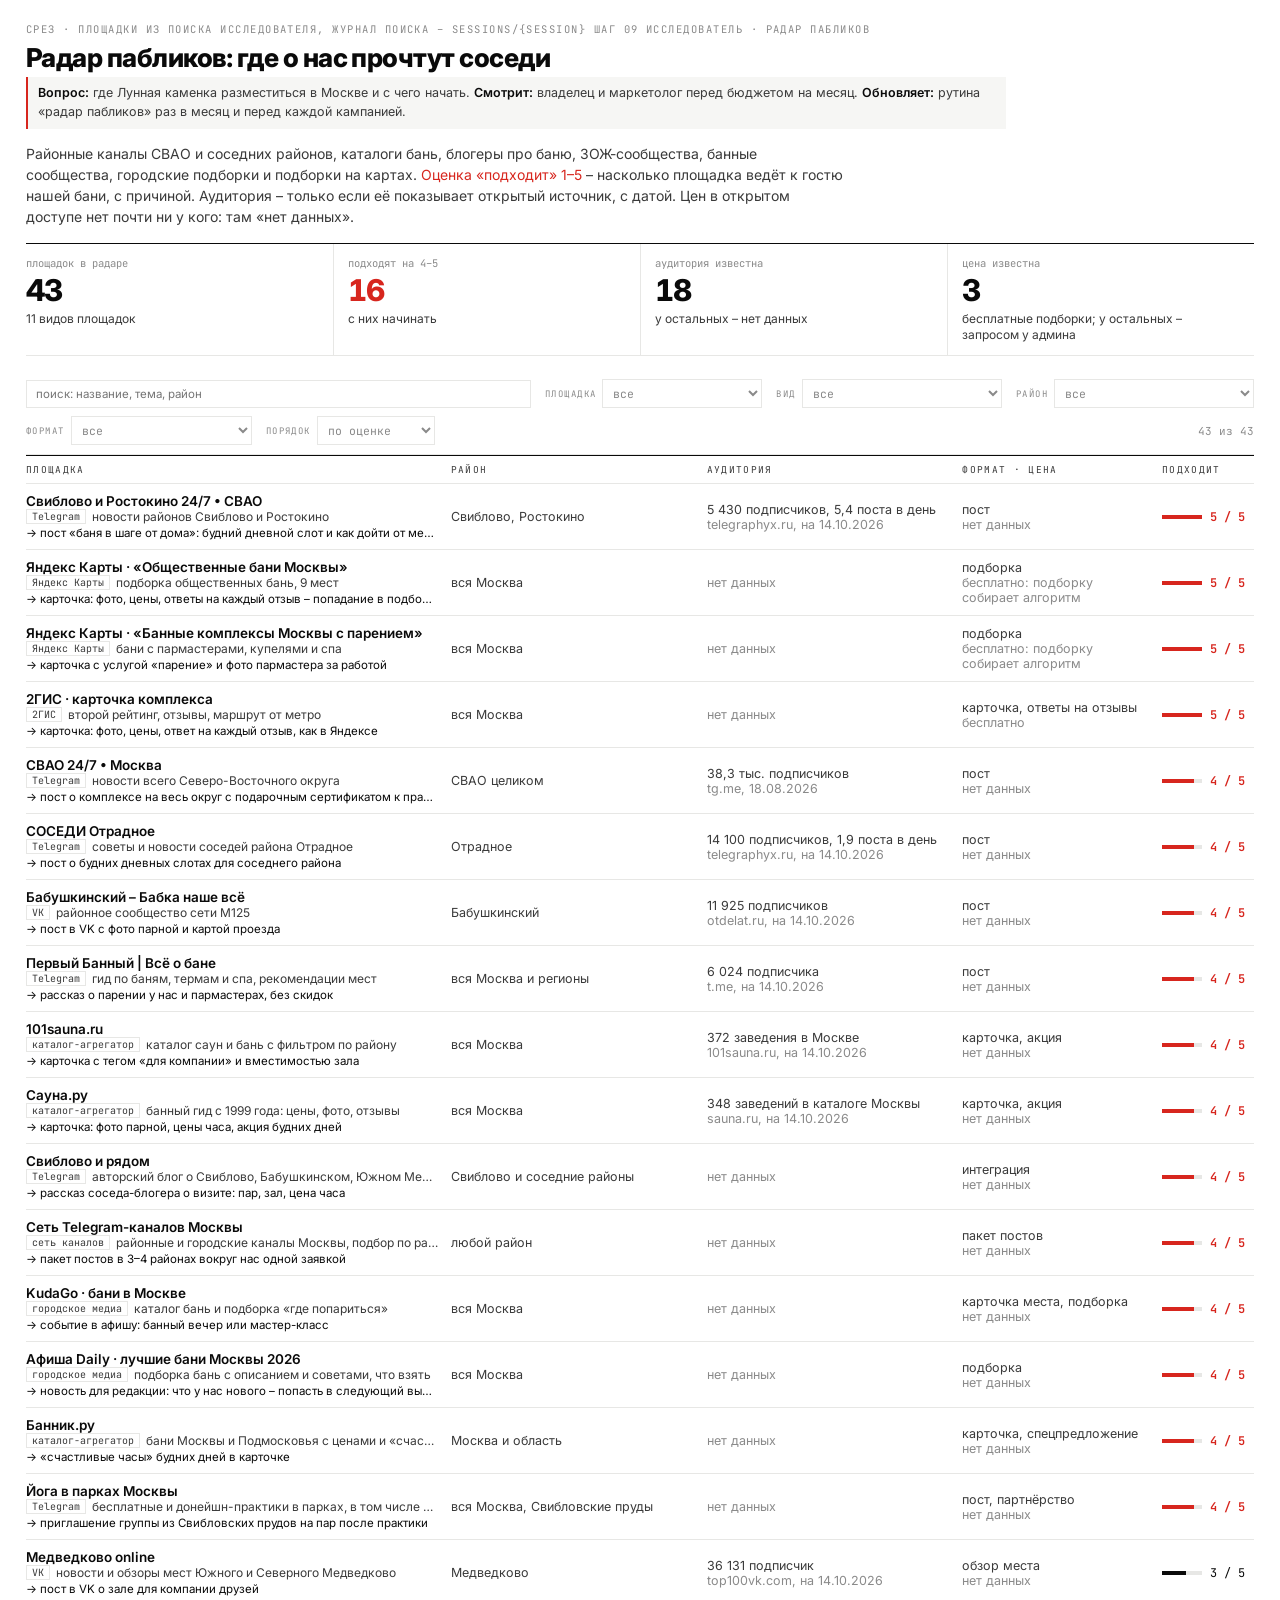
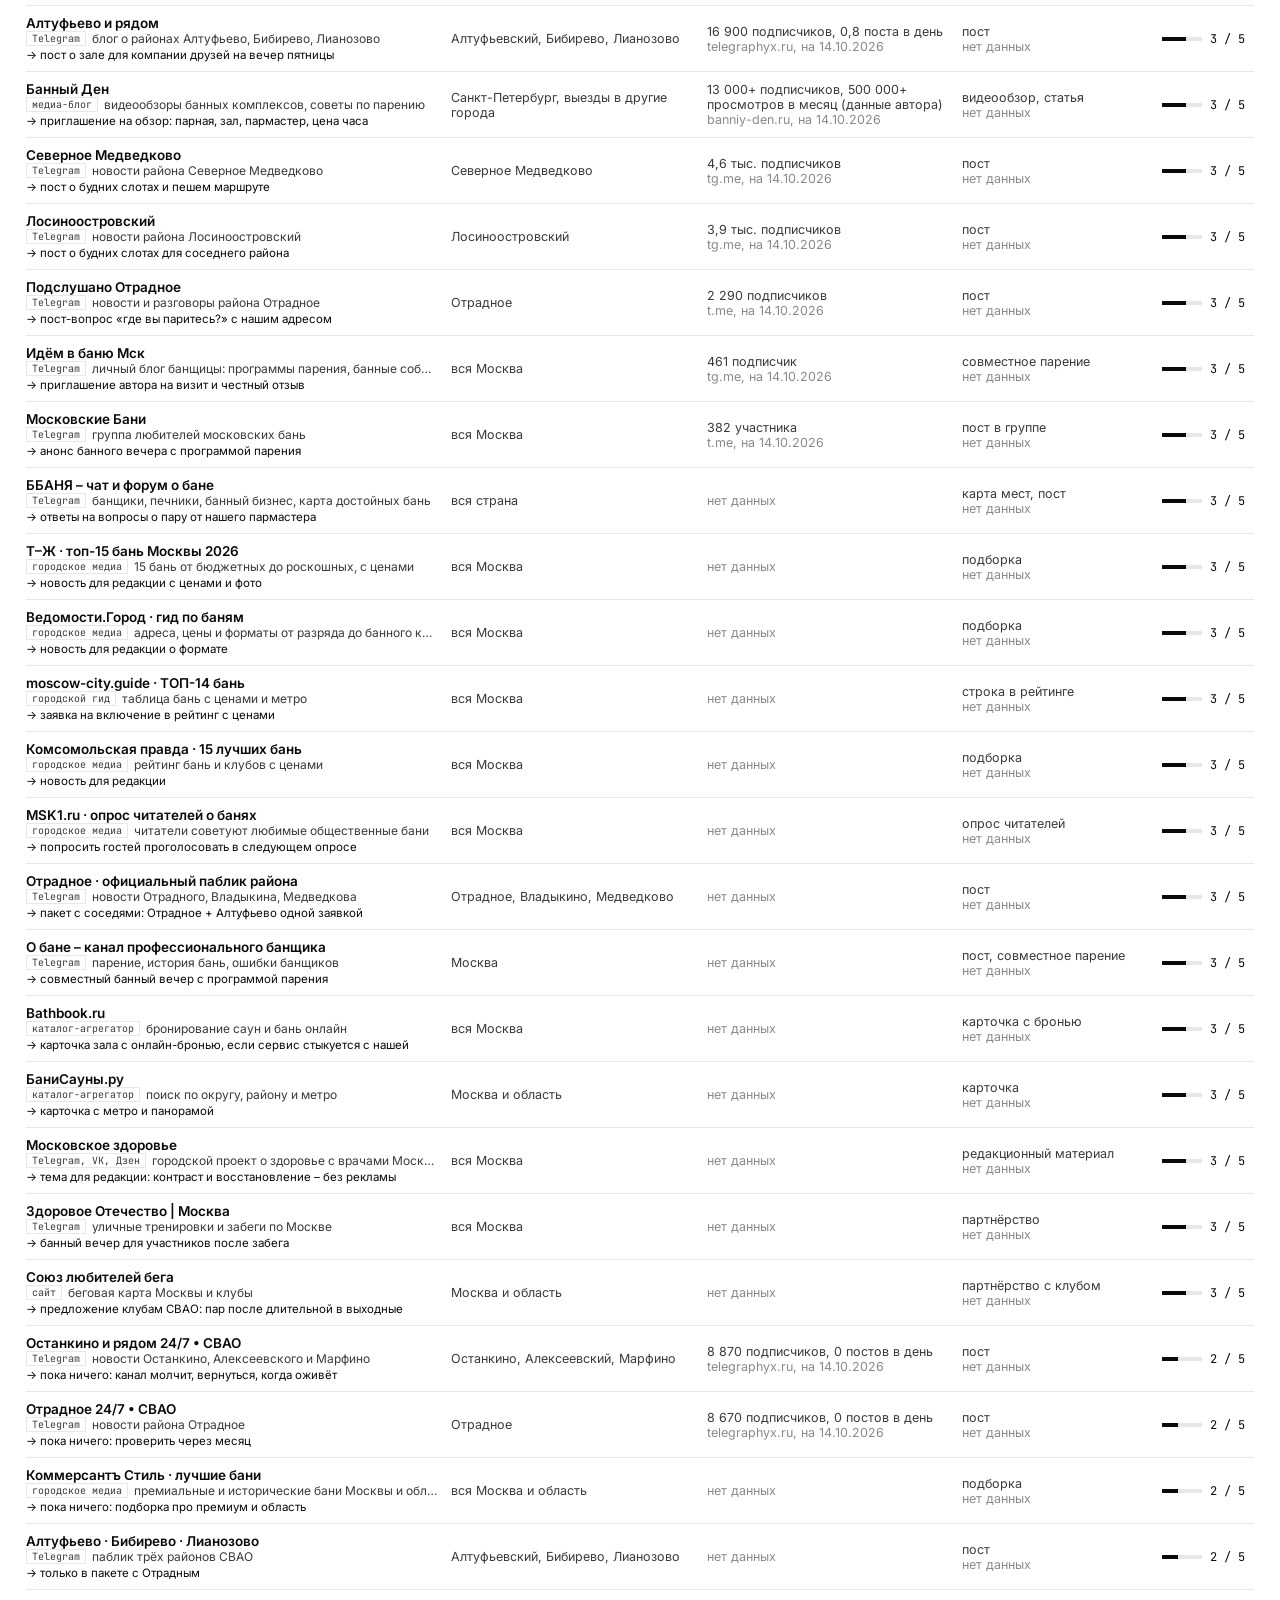
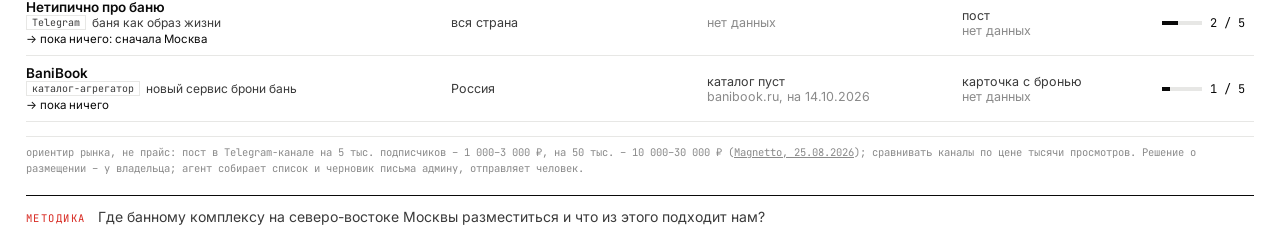
<file: web/tools/radar.html>
<!doctype html><html lang="ru"><head><meta charset="utf-8"><meta name="viewport" content="width=device-width,initial-scale=1">
<meta name="description" content="радар пабликов – где Лунная каменка разместиться в Москве: районные каналы, банные сообщества, городские подборки, карты"><title>Радар пабликов · Лунная каменка</title>
<link rel="preconnect" href="https://fonts.googleapis.com"><link href="https://fonts.googleapis.com/css2?family=Inter:wght@400;500;600;700;800&family=JetBrains+Mono:wght@400;500&display=swap" rel="stylesheet">
<style>
:root{--bg:#fff;--ink:#0a0a0a;--ink2:#3a3a3a;--muted:#8a8a8a;--hair:#e7e7e5;--paper:#f6f6f4;--acc:#d7261e;
  --mono:"JetBrains Mono",ui-monospace,monospace;--sans:Inter,system-ui,sans-serif}
@media (prefers-color-scheme: dark){:root:not([data-theme="light"]){--bg:#0e0e0e;--ink:#f2f2f2;--ink2:#cfcfcf;--muted:#8f8f8f;--hair:#262626;--paper:#161616}}
:root[data-theme="dark"]{--bg:#0e0e0e;--ink:#f2f2f2;--ink2:#cfcfcf;--muted:#8f8f8f;--hair:#262626;--paper:#161616}
*{box-sizing:border-box}html,body{margin:0;background:var(--bg);color:var(--ink);font-family:var(--sans);-webkit-font-smoothing:antialiased}
body{padding:22px 26px 18px;max-width:1440px;margin:0 auto}
.k{font-family:var(--mono);font-size:10.5px;letter-spacing:.14em;text-transform:uppercase;color:var(--muted)}
h1{font-size:26px;font-weight:800;letter-spacing:-.02em;margin:6px 0 4px}
.lead{color:var(--ink2);font-size:14px;line-height:1.5;margin:0 0 16px;max-width:820px}
.acc{color:var(--acc)}
.why{font-size:12.5px;line-height:1.5;color:var(--ink2);margin:0 0 14px;padding:7px 10px;background:var(--paper);border-left:2px solid var(--acc);max-width:980px}
.why b{font-weight:600;color:var(--ink)}
button,input,select{font:inherit;color:inherit}
.cap{font-family:var(--mono);font-size:10.5px;color:var(--muted);line-height:1.5}
.kpis{display:grid;grid-template-columns:repeat(4,minmax(0,1fr));border-top:1px solid var(--ink);border-bottom:1px solid var(--hair);margin:0 0 14px}
.kp{padding:12px 14px 12px 0;display:flex;flex-direction:column;gap:4px;min-width:0}
.kp + .kp{padding-left:14px;border-left:1px solid var(--hair)}
.kp b{font-size:30px;font-weight:800;letter-spacing:-.025em;line-height:1.05;font-variant-numeric:tabular-nums;white-space:nowrap}
.kp b.acc{color:var(--acc)}
.kp small{font-size:12px;color:var(--ink2);line-height:1.35}
.bar{display:flex;flex-wrap:wrap;gap:8px 14px;align-items:center;padding:9px 0;border-bottom:1px solid var(--hair);font-size:11.5px}
.bar label{display:inline-flex;gap:6px;align-items:center;color:var(--muted)}
.bar .bl{font-family:var(--mono);font-size:9px;letter-spacing:.16em;text-transform:uppercase;color:var(--muted)}
.bar input[type=search]{border:1px solid var(--hair);background:var(--bg);padding:6px 9px;min-width:220px;flex:1 1 320px;max-width:520px}
.bar input[type=search]:focus,.bar select:focus{border-color:var(--ink);outline:none}
.bar select{border:1px solid var(--hair);background:var(--bg);padding:5px 6px;font-family:var(--mono);font-size:11.5px;max-width:200px}
.bar .n{margin-left:auto;font-family:var(--mono);font-size:11px;color:var(--muted)}
.list{border-bottom:1px solid var(--hair)}
.row{display:grid;grid-template-columns:minmax(0,2.2fr) minmax(0,1.3fr) minmax(0,1.3fr) minmax(0,1fr) 92px;gap:12px;align-items:center;padding:9px 0;border-top:1px solid var(--hair);cursor:pointer;animation:rise .25s both}
.row:hover{background:var(--paper)}
.row.hd{cursor:default;background:none;font-family:var(--mono);font-size:9.5px;letter-spacing:.14em;text-transform:uppercase;color:var(--ink2);animation:none;border-top:1px solid var(--ink);padding:7px 0}
.nm{min-width:0}.nm b{display:block;font-size:13.5px;font-weight:600;white-space:nowrap;overflow:hidden;text-overflow:ellipsis}
.nm > span{display:block;font-size:12px;color:var(--ink2);white-space:nowrap;overflow:hidden;text-overflow:ellipsis}
.nm > span.put{color:var(--ink);font-size:11.5px;margin-top:2px}
.tag{display:inline-block;font-family:var(--mono);font-size:10px;border:1px solid var(--hair);padding:0 5px;margin-right:6px;color:var(--ink2);vertical-align:1px}
.c{font-size:12.5px;color:var(--ink2);min-width:0;overflow:hidden;text-overflow:ellipsis}
.c i{font-style:normal;color:var(--muted)}
.sc{display:flex;align-items:center;gap:8px;font-family:var(--mono);font-size:12px;font-variant-numeric:tabular-nums}
.sc i{display:inline-block;width:40px;height:4px;background:var(--hair);position:relative}
.sc i::after{content:"";position:absolute;inset:0 auto 0 0;width:var(--w);background:var(--ink)}
.sc.hi i::after{background:var(--acc)}.sc.hi{color:var(--acc);font-weight:600}
.dt{display:none;grid-column:1/-1;font-size:12.5px;line-height:1.55;color:var(--ink2);padding:2px 0 6px}
.row.open .dt{display:block}
.dt a{color:var(--ink)}
.dt .u{font-family:var(--mono);font-size:11px;word-break:break-all}
.empty{padding:20px 0;color:var(--muted);font-size:13px}
.foot{margin-top:14px;padding-top:8px;border-top:1px solid var(--hair)}
@keyframes rise{from{opacity:0;transform:translateY(4px)}to{opacity:1;transform:none}}
@media (max-width:760px){body{padding:16px}.kpis{grid-template-columns:1fr 1fr}.kp:nth-child(3){padding-left:0;border-left:none}.kp b{font-size:24px}
  .row{grid-template-columns:minmax(0,1fr) 84px;gap:4px 10px}.row.hd{display:none}.row .c{grid-column:1/-1;white-space:normal}.row .c.fmt{display:none}
  .row .sc{grid-row:1;grid-column:2}.bar select{max-width:none;flex:1 1 40%}.bar input[type=search]{min-width:0;width:100%}}
</style></head><body>

<div class="k">срез · площадки из поиска исследователя, журнал поиска – sessions/{session} шаг 09 исследователь · радар пабликов</div>
<h1>Радар пабликов: где о нас прочтут соседи</h1>
<p class="why"><b>Вопрос:</b> где Лунная каменка разместиться в Москве и с чего начать. <b>Смотрит:</b> владелец и маркетолог перед бюджетом на месяц. <b>Обновляет:</b> рутина «радар пабликов» раз в месяц и перед каждой кампанией.</p>
<p class="lead">Районные каналы СВАО и соседних районов, каталоги бань, блогеры про баню, ЗОЖ-сообщества, банные сообщества, городские подборки и подборки на картах. <span class="acc">Оценка «подходит» 1–5</span> – насколько площадка ведёт к гостю нашей бани, с причиной. Аудитория – только если её показывает открытый источник, с датой. Цен в открытом доступе нет почти ни у кого: там «нет данных».</p>
<div class="kpis">
  <div class="kp"><span class="cap">площадок в радаре</span><b id="k1">–</b><small id="k1s"></small></div>
  <div class="kp"><span class="cap">подходят на 4–5</span><b class="acc" id="k2">–</b><small>с них начинать</small></div>
  <div class="kp"><span class="cap">аудитория известна</span><b id="k3">–</b><small>у остальных – нет данных</small></div>
  <div class="kp"><span class="cap">цена известна</span><b id="k4">–</b><small>бесплатные подборки; у остальных – запросом у админа</small></div>
</div>
<div class="bar">
  <input type="search" id="q" placeholder="поиск: название, тема, район" aria-label="поиск">
  <label><span class="bl">площадка</span><select id="fp"></select></label>
  <label><span class="bl">вид</span><select id="fk"></select></label>
  <label><span class="bl">район</span><select id="fd"></select></label>
  <label><span class="bl">формат</span><select id="ff"></select></label>
  <label><span class="bl">порядок</span><select id="so"><option value="s">по оценке</option><option value="a">по аудитории</option><option value="n">по названию</option></select></label>
  <span class="n" id="cnt"></span>
</div>
<div class="list" id="list"></div>
<p class="cap foot">ориентир рынка, не прайс: пост в Telegram-канале на 5 тыс. подписчиков – 1 000–3 000 ₽, на 50 тыс. – 10 000–30 000 ₽ (<a href="https://magnetto.pro/media/article/stoimost-reklamy-v-telegram-tseny-rastsenki-i-raschet-byudzheta/" target="_blank" rel="noopener">Magnetto, 25.08.2026</a>); сравнивать каналы по цене тысячи просмотров. Решение о размещении – у владельца; агент собирает список и черновик письма админу, отправляет человек.</p>

<script>const D=[{"name": "Свиблово и Ростокино 24/7 • СВАО", "platform": "Telegram", "kind": "районный канал", "topic": "новости районов Свиблово и Ростокино", "district": "Свиблово, Ростокино", "aud": "5 430 подписчиков, 5,4 поста в день", "aud_src": "telegraphyx.ru, на 14.10.2026", "format": "пост", "price": "нет данных", "score": 5, "why": "наш район: те, кто может дойти пешком; канал живой, реклама через админа указана в описании", "url": "https://tg.me/sviblovo_news24", "put": "пост «баня в шаге от дома»: будний дневной слот и как дойти от метро"}, {"name": "СВАО 24/7 • Москва", "platform": "Telegram", "kind": "окружной канал", "topic": "новости всего Северо-Восточного округа", "district": "СВАО целиком", "aud": "38,3 тыс. подписчиков", "aud_src": "tg.me, 18.08.2026", "format": "пост", "price": "нет данных", "score": 4, "why": "весь округ, на порядок больше охват; дороже и шире, чем нужно для первой волны", "url": "https://tg.me/svao_news24", "put": "пост о комплексе на весь округ с подарочным сертификатом к праздникам"}, {"name": "Свиблово и рядом", "platform": "Telegram", "kind": "районный блог", "topic": "авторский блог о Свиблово, Бабушкинском, Южном Медведково, Ростокино, Лосиноостровском", "district": "Свиблово и соседние районы", "aud": "нет данных", "aud_src": "", "format": "интеграция", "price": "нет данных", "score": 4, "why": "личный голос автора: рекомендация выглядит как совет соседки; канал зарегистрирован в РКН", "url": "https://t.me/sviblovo_ryadom", "put": "рассказ соседа-блогера о визите: пар, зал, цена часа"}, {"name": "Останкино и рядом 24/7 • СВАО", "platform": "Telegram", "kind": "районный канал", "topic": "новости Останкино, Алексеевского и Марфино", "district": "Останкино, Алексеевский, Марфино", "aud": "8 870 подписчиков, 0 постов в день", "aud_src": "telegraphyx.ru, на 14.10.2026", "format": "пост", "price": "нет данных", "score": 2, "why": "соседний район, но по каталогу канал не публикует – охвата не будет", "url": "https://telegraphyx.ru/channels/t/ostankino_news/", "put": "пока ничего: канал молчит, вернуться, когда оживёт"}, {"name": "Лосиноостровский", "platform": "Telegram", "kind": "районный канал", "topic": "новости района Лосиноостровский", "district": "Лосиноостровский", "aud": "3,9 тыс. подписчиков", "aud_src": "tg.me, на 14.10.2026", "format": "пост", "price": "нет данных", "score": 3, "why": "соседний район у «Лосиного острова»; в канале уже размещались 8 рекламодателей – формат привычен", "url": "https://tg.me/losinovostrivsky", "put": "пост о будних слотах для соседнего района"}, {"name": "Северное Медведково", "platform": "Telegram", "kind": "районный канал", "topic": "новости района Северное Медведково", "district": "Северное Медведково", "aud": "4,6 тыс. подписчиков", "aud_src": "tg.me, на 14.10.2026", "format": "пост", "price": "нет данных", "score": 3, "why": "СВАО, дальше от нас; у канала та же сеть, что у Лосиноостровского, – можно взять пакетом", "url": "https://tg.me/s_medvedkovo", "put": "пост о будних слотах и пешем маршруте"}, {"name": "Бабушкинский – Бабка наше всё", "platform": "VK", "kind": "районный паблик", "topic": "районное сообщество сети М125", "district": "Бабушкинский", "aud": "11 925 подписчиков", "aud_src": "otdelat.ru, на 14.10.2026", "format": "пост", "price": "нет данных", "score": 4, "why": "соседний район; сеть М125 продаёт рекламу по районам – можно взять пакет вместе с Медведково", "url": "https://otdelat.ru/group-76349935.html", "put": "пост в VK с фото парной и картой проезда"}, {"name": "Медведково online", "platform": "VK", "kind": "районный паблик", "topic": "новости и обзоры мест Южного и Северного Медведково", "district": "Медведково", "aud": "36 131 подписчик", "aud_src": "top100vk.com, на 14.10.2026", "format": "обзор места", "price": "нет данных", "score": 3, "why": "самый крупный паблик соседей и пишет обзоры заведений; дальше от нас, чем Свиблово", "url": "https://top100vk.com/group/medvedkovo_online/", "put": "пост в VK о зале для компании друзей"}, {"name": "Сеть Telegram-каналов Москвы", "platform": "сеть каналов", "kind": "сеть районных каналов", "topic": "районные и городские каналы Москвы, подбор по району", "district": "любой район", "aud": "нет данных", "aud_src": "", "format": "пакет постов", "price": "нет данных", "score": 4, "why": "один договор на несколько районов СВАО вместо переписки с пятью админами; цену считает калькулятор на сайте, открытого прайса нет", "url": "http://tgmsk.ru/", "put": "пакет постов в 3–4 районах вокруг нас одной заявкой"}, {"name": "Первый Банный | Всё о бане", "platform": "Telegram", "kind": "банное сообщество", "topic": "гид по баням, термам и спа, рекомендации мест", "district": "вся Москва и регионы", "aud": "6 024 подписчика", "aud_src": "t.me, на 14.10.2026", "format": "пост", "price": "нет данных", "score": 4, "why": "аудитория уже ищет, куда пойти париться; география шире Москвы – часть охвата мимо", "url": "https://t.me/pbkan", "put": "рассказ о парении у нас и пармастерах, без скидок"}, {"name": "ББАНЯ – чат и форум о бане", "platform": "Telegram", "kind": "банное сообщество", "topic": "банщики, печники, банный бизнес, карта достойных бань", "district": "вся страна", "aud": "нет данных", "aud_src": "", "format": "карта мест, пост", "price": "нет данных", "score": 3, "why": "есть «карта достойных бань» – место для нашей точки; много профессионалов, мало гостей", "url": "https://t.me/b_banya", "put": "ответы на вопросы о пару от нашего пармастера"}, {"name": "Московские Бани", "platform": "Telegram", "kind": "банное сообщество", "topic": "группа любителей московских бань", "district": "вся Москва", "aud": "382 участника", "aud_src": "t.me, на 14.10.2026", "format": "пост в группе", "price": "нет данных", "score": 3, "why": "маленькая, но точная аудитория – москвичи, которые ходят в бани; размещение по договорённости с админом", "url": "https://t.me/mossbani", "put": "анонс банного вечера с программой парения"}, {"name": "Идём в баню Мск", "platform": "Telegram", "kind": "банный блог", "topic": "личный блог банщицы: программы парения, банные события", "district": "вся Москва", "aud": "461 подписчик", "aud_src": "tg.me, на 14.10.2026", "format": "совместное парение", "price": "нет данных", "score": 3, "why": "формат партнёрства: её программа парения в нашем зале, анонс у неё в канале", "url": "https://tg.me/gobanyamsk", "put": "приглашение автора на визит и честный отзыв"}, {"name": "Яндекс Карты · «Общественные бани Москвы»", "platform": "Яндекс Карты", "kind": "подборка на картах", "topic": "подборка общественных бань, 9 мест", "district": "вся Москва", "aud": "нет данных", "aud_src": "", "format": "подборка", "price": "бесплатно: подборку собирает алгоритм", "score": 5, "why": "попадают места с высоким рейтингом, хорошими отзывами и частыми маршрутами – растёт из нашей рутины ответов на отзывы", "url": "https://yandex.ru/maps/discovery/podborka_dosug_obshhestvennye-bani_moskva-213/", "put": "карточка: фото, цены, ответы на каждый отзыв – попадание в подборку"}, {"name": "Яндекс Карты · «Банные комплексы Москвы с парением»", "platform": "Яндекс Карты", "kind": "подборка на картах", "topic": "бани с пармастерами, купелями и спа", "district": "вся Москва", "aud": "нет данных", "aud_src": "", "format": "подборка", "price": "бесплатно: подборку собирает алгоритм", "score": 5, "why": "у нас парения с пармастером: в карточке нужны услуга «парение», фото и отзывы про пармастеров", "url": "https://yandex.kz/maps/discovery/podborka_dosug_parenie_moskva-213/", "put": "карточка с услугой «парение» и фото пармастера за работой"}, {"name": "KudaGo · бани в Москве", "platform": "городское медиа", "kind": "афиша и каталог", "topic": "каталог бань и подборка «где попариться»", "district": "вся Москва", "aud": "нет данных", "aud_src": "", "format": "карточка места, подборка", "price": "нет данных", "score": 4, "why": "каталог мест плюс премия KudaGo; подборка «где попариться» от 2022 года – повод предложить обновление", "url": "https://kudago.com/msk/activity/public-bathing/", "put": "событие в афишу: банный вечер или мастер-класс"}, {"name": "Афиша Daily · лучшие бани Москвы 2026", "platform": "городское медиа", "kind": "редакционная подборка", "topic": "подборка бань с описанием и советами, что взять", "district": "вся Москва", "aud": "нет данных", "aud_src": "", "format": "подборка", "price": "нет данных", "score": 4, "why": "главная городская подборка сезона (07.01.2026); попасть можно только новостью: новый зал, своя программа парения", "url": "https://daily.afisha.ru/cities/30771-che-ty-parishsya-chto-brat-v-banyu-i-kuda-idti-v-moskve-ot-sovetskoy-parnoy-do-peschery/", "put": "новость для редакции: что у нас нового – попасть в следующий выпуск"}, {"name": "Т–Ж · топ-15 бань Москвы 2026", "platform": "городское медиа", "kind": "редакционная подборка", "topic": "15 бань от бюджетных до роскошных, с ценами", "district": "вся Москва", "aud": "нет данных", "aud_src": "", "format": "подборка", "price": "нет данных", "score": 3, "why": "читатели считают деньги – наш будний дневной тариф хорошо ложится в формат; подборка от 26.01.2026", "url": "https://t-j.ru/list/banya-moscow/", "put": "новость для редакции с ценами и фото"}, {"name": "Ведомости.Город · гид по баням", "platform": "городское медиа", "kind": "редакционная подборка", "topic": "адреса, цены и форматы от разряда до банного клуба", "district": "вся Москва", "aud": "нет данных", "aud_src": "", "format": "подборка", "price": "нет данных", "score": 3, "why": "свежий гид (02.08.2026) с ценами; аудитория деловая – повод для корпоративных бронирований", "url": "https://www.vedomosti.ru/gorod/ourcity/articles/vzyat-s-soboi", "put": "новость для редакции о формате"}, {"name": "moscow-city.guide · ТОП-14 бань", "platform": "городской гид", "kind": "каталог-рейтинг", "topic": "таблица бань с ценами и метро", "district": "вся Москва", "aud": "нет данных", "aud_src": "", "format": "строка в рейтинге", "price": "нет данных", "score": 3, "why": "таблица с ценой и метро – туда легко добавить строку; от 01.03.2026", "url": "https://moscow-city.guide/articles/luchshie-bani-moskvy-2026-top-15-bannykh-kompleksov/", "put": "заявка на включение в рейтинг с ценами"}, {"name": "Комсомольская правда · 15 лучших бань", "platform": "городское медиа", "kind": "редакционная подборка", "topic": "рейтинг бань и клубов с ценами", "district": "вся Москва", "aud": "нет данных", "aud_src": "", "format": "подборка", "price": "нет данных", "score": 3, "why": "массовая аудитория и таблица цен; дата обновления на странице не указана", "url": "https://www.kp.ru/russia/moskva/luchshie-bani-moskvy/", "put": "новость для редакции"}, {"name": "MSK1.ru · опрос читателей о банях", "platform": "городское медиа", "kind": "редакция и Telegram-канал", "topic": "читатели советуют любимые общественные бани", "district": "вся Москва", "aud": "нет данных", "aud_src": "", "format": "опрос читателей", "price": "нет данных", "score": 3, "why": "выбор делают гости, а не редакция: сработает, если постоянные гости нас назовут; материал от 16.01.2025", "url": "https://msk1.ru/text/gorod/2025/01/16/74993555/", "put": "попросить гостей проголосовать в следующем опросе"}, {"name": "Коммерсантъ Стиль · лучшие бани", "platform": "городское медиа", "kind": "редакционная подборка", "topic": "премиальные и исторические бани Москвы и области", "district": "вся Москва и область", "aud": "нет данных", "aud_src": "", "format": "подборка", "price": "нет данных", "score": 2, "why": "подборка про премиум и новые большие комплексы (05.02.2026); наш формат проще и дешевле", "url": "https://www.kommersant.ru/doc/8400353", "put": "пока ничего: подборка про премиум и область"}, {"name": "СОСЕДИ Отрадное", "platform": "Telegram", "kind": "соседний район", "topic": "советы и новости соседей района Отрадное", "district": "Отрадное", "aud": "14 100 подписчиков, 1,9 поста в день", "aud_src": "telegraphyx.ru, на 14.10.2026", "format": "пост", "price": "нет данных", "score": 4, "why": "соседний с нами район, канал живой, реклама через админа указана в описании", "put": "пост о будних дневных слотах для соседнего района", "url": "https://telegraphyx.ru/channels/t/sosedi_otradnoe"}, {"name": "Подслушано Отрадное", "platform": "Telegram", "kind": "соседний район", "topic": "новости и разговоры района Отрадное", "district": "Отрадное", "aud": "2 290 подписчиков", "aud_src": "t.me, на 14.10.2026", "format": "пост", "price": "нет данных", "score": 3, "why": "соседний район, небольшой канал со своим чатом", "put": "пост-вопрос «где вы паритесь?» с нашим адресом", "url": "https://t.me/po_otradnoe"}, {"name": "Отрадное · официальный паблик района", "platform": "Telegram", "kind": "соседний район", "topic": "новости Отрадного, Владыкина, Медведкова", "district": "Отрадное, Владыкино, Медведково", "aud": "нет данных", "aud_src": "", "format": "пост", "price": "нет данных", "score": 3, "why": "сеть пабликов СВАО, реклама через бот-посредника; аудитория на странице не видна", "put": "пакет с соседями: Отрадное + Алтуфьево одной заявкой", "url": "https://t.me/otradnoe_moskva"}, {"name": "Отрадное 24/7 • СВАО", "platform": "Telegram", "kind": "соседний район", "topic": "новости района Отрадное", "district": "Отрадное", "aud": "8 670 подписчиков, 0 постов в день", "aud_src": "telegraphyx.ru, на 14.10.2026", "format": "пост", "price": "нет данных", "score": 2, "why": "канал заморожен: подписчики есть, постов нет", "put": "пока ничего: проверить через месяц", "url": "https://telegraphyx.ru/channels/t/otradnoe_news24/"}, {"name": "Алтуфьево и рядом", "platform": "Telegram", "kind": "соседний район", "topic": "блог о районах Алтуфьево, Бибирево, Лианозово", "district": "Алтуфьевский, Бибирево, Лианозово", "aud": "16 900 подписчиков, 0,8 поста в день", "aud_src": "telegraphyx.ru, на 14.10.2026", "format": "пост", "price": "нет данных", "score": 3, "why": "большой районный блог, но дальше от нас: дорога на машине", "put": "пост о зале для компании друзей на вечер пятницы", "url": "https://telegraphyx.ru/channels/t/altufyevo_i_ryadom"}, {"name": "Алтуфьево · Бибирево · Лианозово", "platform": "Telegram", "kind": "соседний район", "topic": "паблик трёх районов СВАО", "district": "Алтуфьевский, Бибирево, Лианозово", "aud": "нет данных", "aud_src": "", "format": "пост", "price": "нет данных", "score": 2, "why": "та же сеть пабликов, что и Отрадное; аудитория на странице не видна", "put": "только в пакете с Отрадным", "url": "https://t.me/altufyevo_lianozovo"}, {"name": "Банный Ден", "platform": "медиа-блог", "kind": "блогер про бани", "topic": "видеообзоры банных комплексов, советы по парению", "district": "Санкт-Петербург, выезды в другие города", "aud": "13 000+ подписчиков, 500 000+ просмотров в месяц (данные автора)", "aud_src": "banniy-den.ru, на 14.10.2026", "format": "видеообзор, статья", "price": "нет данных", "score": 3, "why": "банная аудитория и формат честного обзора; база в Петербурге, в Москву – выездом", "put": "приглашение на обзор: парная, зал, пармастер, цена часа", "url": "https://banniy-den.ru/"}, {"name": "О бане – канал профессионального банщика", "platform": "Telegram", "kind": "блогер про бани", "topic": "парение, история бань, ошибки банщиков", "district": "Москва", "aud": "нет данных", "aud_src": "", "format": "пост, совместное парение", "price": "нет данных", "score": 3, "why": "московский банщик с выездным сервисом; аудитория ценителей пара", "put": "совместный банный вечер с программой парения", "url": "https://tg.me/parim5"}, {"name": "Нетипично про баню", "platform": "Telegram", "kind": "блогер про бани", "topic": "баня как образ жизни", "district": "вся страна", "aud": "нет данных", "aud_src": "", "format": "пост", "price": "нет данных", "score": 2, "why": "канал бренда банных товаров: аудитория банная, но без привязки к Москве", "put": "пока ничего: сначала Москва", "url": "https://tg.me/netipichno_pro_bani_ez"}, {"name": "Сауна.ру", "platform": "каталог-агрегатор", "kind": "каталог бань", "topic": "банный гид с 1999 года: цены, фото, отзывы", "district": "вся Москва", "aud": "348 заведений в каталоге Москвы", "aud_src": "sauna.ru, на 14.10.2026", "format": "карточка, акция", "price": "нет данных", "score": 4, "why": "люди ищут здесь по району и цене; поиск по метро ведёт к нам", "put": "карточка: фото парной, цены часа, акция будних дней", "url": "https://sauna.ru/msk/catalog"}, {"name": "101sauna.ru", "platform": "каталог-агрегатор", "kind": "каталог бань", "topic": "каталог саун и бань с фильтром по району", "district": "вся Москва", "aud": "372 заведения в Москве", "aud_src": "101sauna.ru, на 14.10.2026", "format": "карточка, акция", "price": "нет данных", "score": 4, "why": "фильтр «для компании» и по району: наш сегмент друзей", "put": "карточка с тегом «для компании» и вместимостью зала", "url": "https://101sauna.ru/Moscow/actions"}, {"name": "Банник.ру", "platform": "каталог-агрегатор", "kind": "каталог бань", "topic": "бани Москвы и Подмосковья с ценами и «счастливыми часами»", "district": "Москва и область", "aud": "нет данных", "aud_src": "", "format": "карточка, спецпредложение", "price": "нет данных", "score": 4, "why": "каталог именно бань, есть поле «счастливые часы» – место для будних дневных слотов", "put": "«счастливые часы» будних дней в карточке", "url": "https://bannik.ru/msk/"}, {"name": "Bathbook.ru", "platform": "каталог-агрегатор", "kind": "онлайн-бронь", "topic": "бронирование саун и бань онлайн", "district": "вся Москва", "aud": "нет данных", "aud_src": "", "format": "карточка с бронью", "price": "нет данных", "score": 3, "why": "бронь без звонка; нужно сверить с нашей системой броней", "put": "карточка зала с онлайн-бронью, если сервис стыкуется с нашей", "url": "http://www.bathbook.ru/"}, {"name": "БаниСауны.ру", "platform": "каталог-агрегатор", "kind": "каталог бань", "topic": "поиск по округу, району и метро", "district": "Москва и область", "aud": "нет данных", "aud_src": "", "format": "карточка", "price": "нет данных", "score": 3, "why": "есть сортировка по расстоянию от метро – нас найдут соседи", "put": "карточка с метро и панорамой", "url": "https://www.banisauni.ru/"}, {"name": "BaniBook", "platform": "каталог-агрегатор", "kind": "онлайн-бронь", "topic": "новый сервис брони бань", "district": "Россия", "aud": "каталог пуст", "aud_src": "banibook.ru, на 14.10.2026", "format": "карточка с бронью", "price": "нет данных", "score": 1, "why": "сервис в разработке, бань в каталоге нет", "put": "пока ничего", "url": "https://banibook.ru/"}, {"name": "2ГИС · карточка комплекса", "platform": "2ГИС", "kind": "карты и отзывы", "topic": "второй рейтинг, отзывы, маршрут от метро", "district": "вся Москва", "aud": "нет данных", "aud_src": "", "format": "карточка, ответы на отзывы", "price": "бесплатно", "score": 5, "why": "вторая карта после Яндекса: тот же гость сверяет рейтинг", "put": "карточка: фото, цены, ответ на каждый отзыв, как в Яндексе", "url": "https://2gis.ru/moscow"}, {"name": "Йога в парках Москвы", "platform": "Telegram", "kind": "ЗОЖ-сообщество", "topic": "бесплатные и донейшн-практики в парках, в том числе Свибловские пруды", "district": "вся Москва, Свибловские пруды", "aud": "нет данных", "aud_src": "", "format": "пост, партнёрство", "price": "нет данных", "score": 4, "why": "группа занимается в парке рядом с нами – после практики гостю пешком до пара", "put": "приглашение группы из Свибловских прудов на пар после практики", "url": "https://tg.me/yogapark"}, {"name": "Московское здоровье", "platform": "Telegram, VK, Дзен", "kind": "ЗОЖ-сообщество", "topic": "городской проект о здоровье с врачами Москвы", "district": "вся Москва", "aud": "нет данных", "aud_src": "", "format": "редакционный материал", "price": "нет данных", "score": 3, "why": "большая ЗОЖ-аудитория города; редакция городского проекта, реклама не заявлена", "put": "тема для редакции: контраст и восстановление – без рекламы", "url": "https://moshealth-niioz.ru/info/zozh-vselennaya/"}, {"name": "Здоровое Отечество | Москва", "platform": "Telegram", "kind": "ЗОЖ-сообщество", "topic": "уличные тренировки и забеги по Москве", "district": "вся Москва", "aud": "нет данных", "aud_src": "", "format": "партнёрство", "price": "нет данных", "score": 3, "why": "спортсмены после забега – наш сегмент «спортсмены»", "put": "банный вечер для участников после забега", "url": "https://t.me/zdorovoe_oteshestvo_msk"}, {"name": "Союз любителей бега", "platform": "сайт", "kind": "ЗОЖ-сообщество", "topic": "беговая карта Москвы и клубы", "district": "Москва и область", "aud": "нет данных", "aud_src": "", "format": "партнёрство с клубом", "price": "нет данных", "score": 3, "why": "через карту клубов найти беговые клубы СВАО рядом с нами", "put": "предложение клубам СВАО: пар после длительной в выходные", "url": "https://rununion.ru/"}];
const $=id=>document.getElementById(id);
const audN=r=>{const m=/([\d\s,]+)\s*(тыс\.)?/.exec(r.aud||'');if(!m||r.aud==='нет данных')return 0;const v=parseFloat(m[1].replace(/\s/g,'').replace(',','.'));return m[2]?v*1000:v};
const known=r=>r.aud&&r.aud!=='нет данных';
const uniq=(k,split)=>[...new Set(D.flatMap(r=>split?r[k].split(/,\s*/):[r[k]]))].sort((a,b)=>a.localeCompare(b,'ru'));
function opts(el,vals,all){el.innerHTML=`<option value="">${all}</option>`+vals.map(v=>`<option>${v}</option>`).join('')}
opts($('fp'),uniq('platform'),'все');opts($('fk'),uniq('kind'),'все');opts($('fd'),uniq('district',1),'все');opts($('ff'),uniq('format',1),'все');
$('k1').textContent=D.length;$('k1s').textContent=uniq('platform').length+' видов площадок';
$('k2').textContent=D.filter(r=>r.score>=4).length;$('k3').textContent=D.filter(known).length;
$('k4').textContent=D.filter(r=>r.price!=='нет данных').length;
const esc=s=>String(s).replace(/[&<>"]/g,c=>({'&':'&amp;','<':'&lt;','>':'&gt;','"':'&quot;'}[c]));
function draw(){const q=$('q').value.trim().toLowerCase(),p=$('fp').value,k=$('fk').value,d=$('fd').value,f=$('ff').value,so=$('so').value;
  let rows=D.filter(r=>(!q||[r.name,r.topic,r.district,r.kind,r.platform,r.put].join(' ').toLowerCase().includes(q))&&(!p||r.platform===p)&&(!k||r.kind===k)&&(!d||r.district.split(/,\s*/).includes(d))&&(!f||r.format.split(/,\s*/).includes(f)));
  rows.sort(so==='n'?(a,b)=>a.name.localeCompare(b.name,'ru'):so==='a'?(a,b)=>audN(b)-audN(a)||b.score-a.score:(a,b)=>b.score-a.score||audN(b)-audN(a));
  $('cnt').textContent=rows.length+' из '+D.length;
  $('list').innerHTML=rows.length?`<div class="row hd"><span>площадка</span><span>район</span><span>аудитория</span><span>формат · цена</span><span>подходит</span></div>`+rows.map((r,i)=>`<div class="row" style="animation-delay:${Math.min(i,12)*18}ms" tabindex="0">
    <div class="nm"><b>${esc(r.name)}</b><span><span class="tag">${esc(r.platform)}</span>${esc(r.topic)}</span><span class="put">→ ${esc(r.put)}</span></div>
    <div class="c">${esc(r.district)}</div>
    <div class="c">${known(r)?esc(r.aud)+'<br><i>'+esc(r.aud_src)+'</i>':'<i>нет данных</i>'}</div>
    <div class="c fmt">${esc(r.format)}<br><i>${esc(r.price)}</i></div>
    <div class="sc${r.score>=4?' hi':''}" title="подходит ${r.score} из 5"><i style="--w:${r.score*20}%"></i>${r.score} / 5</div>
    <div class="dt"><b>что разместить:</b> ${esc(r.put)}<br><b>почему ${r.score}:</b> ${esc(r.why)}<br>вид: ${esc(r.kind)} · формат: ${esc(r.format)} · цена: ${esc(r.price)}<br>источник: <a class="u" href="${esc(r.url)}" target="_blank" rel="noopener">${esc(r.url)}</a></div></div>`).join(''):'<div class="empty">ничего не нашлось – сбросьте фильтр</div>';
  $('list').querySelectorAll('.row:not(.hd)').forEach(el=>{el.onclick=e=>{if(e.target.closest('a'))return;el.classList.toggle('open')};el.onkeydown=e=>{if(e.key==='Enter')el.classList.toggle('open')}})}
['q','fp','fk','fd','ff','so'].forEach(id=>$(id).addEventListener('input',draw));draw();
</script>
<details class="meth"><summary><span class="k">методика</span> Где банному комплексу на северо-востоке Москвы разместиться и что из этого подходит нам?</summary>
<dl><dt>источники</dt><dd><ul><li>каталоги Telegram-каналов (tg.me, telegraphyx.ru) и VK (top100vk.com, otdelat.ru) – число подписчиков и активность</li><li>редакционные подборки бань: Афиша Daily, Т–Ж, Ведомости.Город, Коммерсантъ, КП, KudaGo, MSK1</li><li>подборки Яндекс Карт – их собирает алгоритм по рейтингу, отзывам и маршрутам</li></ul></dd>
<dt>как собирается</dt><dd>Исследователь ищет через Exa по районам вокруг бани, банным сообществам и городским подборкам, открывает каждую площадку и записывает только то, что видно открыто: название, тему, район, аудиторию с источником и датой, формат и цену. Журнал запросов и отброшенного – в sessions/.</dd>
<dt>поля</dt><dd><code>name, platform, kind, topic, district, aud, aud_src, format, price, score, why, put, url</code> · put – что разместить одной строкой</dd>
<dt>как считается</dt><dd>«Подходит» 5 – наш район или подборка, куда ведёт наша же рутина (отзывы, карточка на картах); 4 – соседние районы, банная аудитория Москвы, крупная городская подборка; 3 – дальше от нас или уже аудитория; 2 – площадка молчит или про другой формат; 1 – мимо.</dd>
<dt>где ошибается</dt><dd><ul><li>подписчики в каталогах – не просмотры: перед оплатой смотреть охват последних 10–20 постов</li><li>цены почти нигде не опубликованы, их даёт админ по запросу</li><li>редакционные подборки не продаются: туда попадают новостью</li></ul></dd>
<dt>рутина</dt><dd>Раз в месяц и перед кампанией: исследователь обновляет аудиторию и активность, отмечает новые площадки и те, что замолчали.</dd>
<dt>чего не берём</dt><dd>Личные контакты админов, закрытые чаты, цифры «по слухам», накрученные каталоги без даты.</dd>
<dt>что улучшить</dt><dd>Охват последних постов и цену тысячи просмотров по ответам админов; отметка «размещались, что дало» после первой волны.</dd></dl></details>
<style>.meth{margin-top:18px;border-top:1px solid var(--ink);padding-top:10px}.meth summary{cursor:pointer;font-size:14px;line-height:1.5;color:var(--ink2);list-style:none}
.meth summary::-webkit-details-marker{display:none}.meth summary .k{color:var(--acc);margin-right:8px}.meth[open] summary{color:var(--ink)}
.meth dl{display:grid;grid-template-columns:150px minmax(0,1fr);gap:8px 16px;margin:12px 0 0;font-size:13px;line-height:1.5}
.meth dt{font-family:var(--mono);font-size:10.5px;letter-spacing:.1em;text-transform:uppercase;color:var(--muted);padding-top:2px}.meth dd{margin:0;color:var(--ink2)}
.meth ul{margin:0;padding-left:16px}.meth a{color:var(--ink)}.meth code{font-family:var(--mono);font-size:11.5px}
.foot a{color:var(--muted)}
@media (max-width:760px){.meth dl{grid-template-columns:1fr}}</style>
</body></html>
</file>
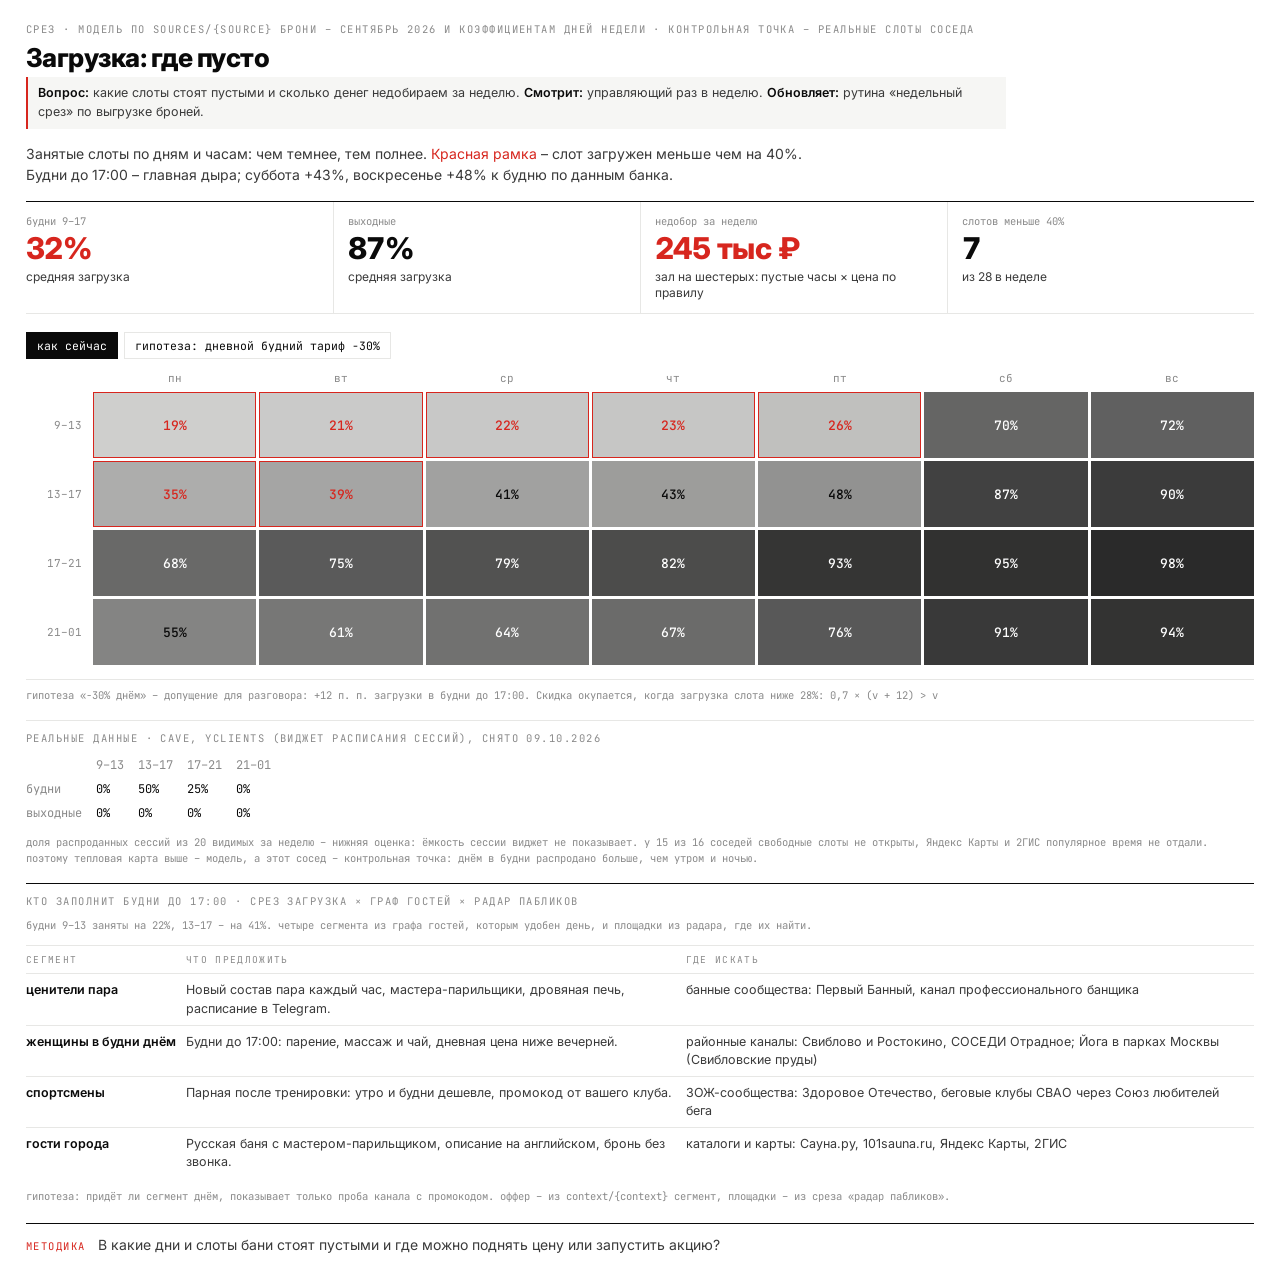
<file: web/tools/zagruzka.html>
<!doctype html><html lang="ru"><head><meta charset="utf-8"><meta name="viewport" content="width=device-width,initial-scale=1">
<meta name="description" content="загрузка по дням и слотам – где пусто, и что даст дневной будний тариф"><title>Загрузка · Лунная каменка</title>
<link rel="preconnect" href="https://fonts.googleapis.com"><link href="https://fonts.googleapis.com/css2?family=Inter:wght@400;500;600;700;800&family=JetBrains+Mono:wght@400;500&display=swap" rel="stylesheet">
<style>
:root{--bg:#fff;--ink:#0a0a0a;--ink2:#3a3a3a;--muted:#8a8a8a;--hair:#e7e7e5;--paper:#f6f6f4;--acc:#d7261e;
  --mono:"JetBrains Mono",ui-monospace,monospace;--sans:Inter,system-ui,sans-serif}
@media (prefers-color-scheme: dark){:root:not([data-theme="light"]){--bg:#0e0e0e;--ink:#f2f2f2;--ink2:#cfcfcf;--muted:#8f8f8f;--hair:#262626;--paper:#161616}}
:root[data-theme="dark"]{--bg:#0e0e0e;--ink:#f2f2f2;--ink2:#cfcfcf;--muted:#8f8f8f;--hair:#262626;--paper:#161616}
*{box-sizing:border-box}html,body{margin:0;background:var(--bg);color:var(--ink);font-family:var(--sans);-webkit-font-smoothing:antialiased}
body{padding:22px 26px 18px;max-width:1440px;margin:0 auto}
.k{font-family:var(--mono);font-size:10.5px;letter-spacing:.14em;text-transform:uppercase;color:var(--muted)}
h1{font-size:26px;font-weight:800;letter-spacing:-.02em;margin:6px 0 4px}
.lead{color:var(--ink2);font-size:14px;line-height:1.5;margin:0 0 16px;max-width:820px}
.acc{color:var(--acc)}
button,input,select{font:inherit;color:inherit}
.chip{border:1px solid var(--hair);background:var(--bg);padding:5px 10px;font-family:var(--mono);font-size:11.5px;cursor:pointer;transition:border-color .15s,background .15s}
.chip:hover{border-color:var(--ink)}
.chip.on{background:var(--ink);border-color:var(--ink);color:var(--bg)}
.cap{font-family:var(--mono);font-size:10.5px;color:var(--muted);line-height:1.5}
.kpis{display:grid;grid-template-columns:repeat(4,minmax(0,1fr));border-top:1px solid var(--ink);border-bottom:1px solid var(--hair);margin:0 0 18px}
.kp{padding:12px 14px 12px 0;display:flex;flex-direction:column;gap:4px;min-width:0}
.kp + .kp{padding-left:14px;border-left:1px solid var(--hair)}
.kp b{font-size:30px;font-weight:800;letter-spacing:-.025em;line-height:1.05;font-variant-numeric:tabular-nums;white-space:nowrap;overflow:hidden;text-overflow:ellipsis}
.kp b.acc{color:var(--acc)}
.kp small{font-size:12px;color:var(--ink2);line-height:1.35}
.foot{margin-top:14px;padding-top:8px;border-top:1px solid var(--hair)}
input[type=range]{width:100%;accent-color:var(--acc)}
@keyframes rise{from{opacity:0;transform:translateY(4px)}to{opacity:1;transform:none}}
@media (max-width:760px){body{padding:16px}.kpis{grid-template-columns:1fr 1fr}.kp:nth-child(3){padding-left:0;border-left:none}.kp b{font-size:24px}}

.chips{display:flex;gap:6px;margin-bottom:12px}
.hm{display:grid;grid-template-columns:64px repeat(7,minmax(0,1fr));gap:3px}
.hd{font-family:var(--mono);font-size:11px;color:var(--muted);text-align:center;align-self:end;padding-bottom:4px}.hd.sl{text-align:right;align-self:center;padding:0 8px 0 0}
.c{height:66px;background:color-mix(in srgb,var(--ink) calc(var(--v)*88%),var(--paper));display:grid;place-items:center;transition:background .3s;position:relative}
.c b{font-family:var(--mono);font-size:13px;font-weight:500;color:var(--ink)}
.c.dark b{color:var(--bg)}
.c.low{outline:1.5px solid var(--acc);outline-offset:-1.5px}.c.low b{color:var(--acc)}
.real{margin-top:16px;padding-top:10px;border-top:1px solid var(--hair)}
.real table{border-collapse:collapse;margin:8px 0;font-family:var(--mono);font-size:12px}
.real th,.real td{padding:4px 14px 4px 0;text-align:left;font-weight:400}.real th{color:var(--muted)}
@media (max-width:760px){.c{height:44px}.c b{font-size:11px}}
</style></head><body>

<div class="k">срез · модель по sources/{source} брони – сентябрь 2026 и коэффициентам дней недели · контрольная точка – реальные слоты соседа</div>
<h1>Загрузка: где пусто</h1>
<style>.why{font-size:12.5px;line-height:1.5;color:var(--ink2);margin:0 0 14px;padding:7px 10px;background:var(--paper);border-left:2px solid var(--acc);max-width:980px}.why b{font-weight:600;color:var(--ink)}</style><p class="why"><b>Вопрос:</b> какие слоты стоят пустыми и сколько денег недобираем за неделю. <b>Смотрит:</b> управляющий раз в неделю. <b>Обновляет:</b> рутина «недельный срез» по выгрузке броней.</p>
<p class="lead">Занятые слоты по дням и часам: чем темнее, тем полнее. <span class="acc">Красная рамка</span> – слот загружен меньше чем на 40%. Будни до 17:00 – главная дыра; суббота +43%, воскресенье +48% к будню по данным банка.</p>
<div class="kpis">
  <div class="kp"><span class="cap">будни 9–17</span><b class="acc" id="k1">–</b><small>средняя загрузка</small></div>
  <div class="kp"><span class="cap">выходные</span><b id="k2">–</b><small>средняя загрузка</small></div>
  <div class="kp"><span class="cap">недобор за неделю</span><b class="acc" id="k3">–</b><small>зал на шестерых: пустые часы × цена по правилу</small></div>
  <div class="kp"><span class="cap">слотов меньше 40%</span><b id="k4">–</b><small>из 28 в неделе</small></div>
</div>
<div class="chips"><button class="chip on" id="b0">как сейчас</button><button class="chip" id="b1">гипотеза: дневной будний тариф −30%</button></div>
<div class="hm" id="hm"></div>
<p class="cap foot" id="promoLine"></p>
<div class="real" id="real"></div>
<div class="fill" id="fill"></div>
<script>const D={"ours": {"name": "Лунная каменка", "lat": 55.8352, "lon": 37.6655, "entry": 2900, "entry_d": "3 ч, будни", "ph": 5500, "ph_d": "на 6, будни", "ph_we": 8000, "rating": 4.6, "count": 312}, "comps": [{"name": "Сандуновские бани", "lat": 55.7642424, "lon": 37.6212191, "district": "Мещанский / Тверской", "metro": "Кузнецкий Мост (moscow-city.guide, 2026-03-01)", "format": "исторический комплекс 1808 года: общие разряды + номерные бани", "rating": 5.0, "count": 22703, "entry": 5500, "entry_d": "2 ч, высший разряд", "ph": 8500, "ph_d": "на 4, мин. 2 ч", "usp": "Историческая баня 1808 года в центре: общий пар, ресторан, номерные бани; выручка 1,3 млрд ₽ в 2023 (СПАРК через Forbes).", "hours": "номерные бани открываются в 08:00 (Zoon, 2025-09-14); полное расписание общих разрядов не найдено", "site": "https://msk.sanduny.ru/obshchestvennye-razryady", "km": 8.4}, {"name": "Усачёвские бани", "lat": 55.7287928, "lon": 37.5713257, "district": "Хамовники", "metro": "не указано в найденных источниках", "format": "общественные разряды без лимита времени + номерной разряд премиум до 10 гостей (с мая 2026)", "rating": 5.0, "count": 12623, "entry": 3500, "entry_d": "без лимита, первый разряд", "ph": 12000, "ph_d": "приватный зал", "usp": "Безлимит по времени, свежий пар каждый час, пар-мастера, домашняя кухня.", "hours": "второй высший разряд: вт-вс с 09:00, пн с 16:00 (usbani.ru, 2026-10-08); круглосуточно по прежнему обзору", "site": "https://usbani.ru/price", "km": 13.2}, {"name": "Воронцовские бани", "lat": 55.7340062, "lon": 37.6594808, "district": "Таганский", "metro": "Таганская / Пролетарская", "format": "общественные разряды + 8 номерных бань, ресторан, с 1938 года", "rating": 5.0, "count": 10641, "entry": null, "entry_d": "", "ph": 4000, "ph_d": "на 6, до 17:00", "usp": "Средняя цена в центре, 8 тематических номеров, ежечасная смена пара.", "hours": "расписание не найдено (сайт: ежедневно)", "site": "https://moscowpass.com/ru/blog/banya-na-kompaniyu-moskva", "km": 11.3}, {"name": "Жар-Птица", "lat": 55.7911334, "lon": 37.5745088, "district": "Савёловский / Беговой", "metro": "Савёловская (10 мин пешком), Динамо (12 мин)", "format": "банный комплекс 4 000 м² (инвестиции ~600 млн ₽, открытие осень 2022, Alba Group)", "rating": 5.0, "count": 7742, "entry": 4500, "entry_d": "пн–ср днём", "ph": 6250, "ph_d": "до 8 гостей, мин. 4 ч", "usp": "Масштаб: 50-тонные печи, ресторан и пиво, общая спа-зона для пар и компаний; символ банного ренессанса Москвы.", "hours": "ежедневно 9:00-23:00, банный комплекс 9:00-22:00 (jarpticabani.ru, 2026-10-08)", "site": "https://jarpticabani.ru/menu/price/", "km": 7.5}, {"name": "Краснопресненские бани", "lat": 55.7636706, "lon": 37.5658295, "district": "Пресненский", "metro": "не указано в найденных источниках", "format": "общественные разряды, хаммам, солевая сауна, своя пивоварня, номера-люкс", "rating": 5.0, "count": 7236, "entry": 3700, "entry_d": "2,5 ч, до 17:00", "ph": 6000, "ph_d": "до 6 гостей", "usp": "Доступные цены общего отделения в центре, собственное пиво и номера с бассейном.", "hours": "ежедневно 8:00-23:00, понедельник до 22:00 (baninapresne.ru, 2026-10-08)", "site": "https://baninapresne.ru/man", "km": 10.1}, {"name": "Селезнёвские бани", "lat": 55.7810234, "lon": 37.6078525, "district": "Тверской", "metro": "Достоевская (420 м, Яндекс), Новослободская, Менделеевская", "format": "исторические общественные бани 1888 года (архитектор Попов) + 3 номерные бани", "rating": 5.0, "count": 3432, "entry": 4100, "entry_d": "3 ч, высший разряд", "ph": 3500, "ph_d": "до 3 гостей", "usp": "Исторические залы с мансардными окнами, сеансы 2,5-3 часа по умеренной цене.", "hours": "касса работает до 20:00; закрытие 22:00 (Zoon); полное расписание не найдено", "site": "http://www.seleznevskiebani.ru/", "km": 7.0}, {"name": "Варшавские бани", "lat": 55.6801879, "lon": 37.6235278, "district": "Нагорный", "metro": "Нагатинская (370 м), платформа Нагатинская (97 м)", "format": "четырёхэтажный комплекс 1938 года: общие разряды, кабинеты, «бани мира», ресторан", "rating": 5.0, "count": 9055, "entry": 2950, "entry_d": "3 ч", "ph": null, "ph_d": "", "usp": "Больше всех оценок в Яндексе среди бань выборки (9 055); общий разряд около 3 000-4 000 ₽ вне центра.", "hours": "пн-пт 9:00-23:00, сб-вс 8:00-23:00 (varshavskie-bani.ru, 2026-10-08)", "site": "https://varshavskie-bani.ru/", "km": 17.4}, {"name": "Ржевские бани", "lat": 55.7868327, "lon": 37.6312611, "district": "Мещанский", "metro": "Рижская (670 м)", "format": "общий мужской и женский разряды, кабинеты, финская сауна с бассейном, кафе", "rating": 4.9, "count": 2674, "entry": 1800, "entry_d": "3,5 ч", "ph": null, "ph_d": "", "usp": "Самый низкий чек выборки: мужской разряд 1 800-1 890 ₽ на 3,5 часа.", "hours": "пн-вс 9:00-23:00; женские дни 9:00-22:00 (rzhevskie-bani.obiz.ru)", "site": "https://rzhevskie-bani.obiz.ru/price/", "km": 5.8}, {"name": "Таёжные бани", "lat": 55.8290977, "lon": 37.4105325, "district": "Покровское-Стрешнево", "metro": "Тушинская, Волоколамская, Мякинино (Яндекс Медицина)", "format": "10 приватных бань на дровах со своим двором, ресторан, отель, теннисный корт", "rating": 5.0, "count": 3257, "entry": null, "entry_d": "", "ph": 7000, "ph_d": "сруб на 12–15", "usp": "Усадьба: у каждой компании свой сруб, двор и отдельный вход; парение для пары 30 000 ₽.", "hours": "круглосуточно (tbania.ru, Яндекс)", "site": "https://www.tbania.ru/", "km": 16.0}, {"name": "Павелецкие бани", "lat": 55.7233026, "lon": 37.639217, "district": "Замоскворечье", "metro": "Павелецкая, Серпуховская, Добрынинская (Яндекс Карты)", "format": "четырёхэтажный комплекс, открылся в 2022: русская, финская, хаммам, купель, бассейн, vip-залы с караоке, ресторан", "rating": 5.0, "count": 3160, "entry": 2000, "entry_d": "от, будни утром", "ph": 10000, "ph_d": "приватное пространство", "usp": "Современный дизайн с классической схемой пара для жителей новых ЖК и бизнес-центров.", "hours": "открыто до 23:00 (Яндекс Карты); полное расписание не найдено", "site": "https://www.forklore.ru/tpost/ea8rn4zlk1-ot-bannogo-lyuksa-do-horoshei-obschestve", "km": 12.6}, {"name": "ТайгаПар", "lat": 55.748486, "lon": 37.5419746, "district": "Пресненский", "metro": "не указано в найденных источниках", "format": "мужской банный клуб: «Царь-парная» на 120 человек (печь 45 т), 5 парных, ресторан авторской кухни", "rating": null, "count": null, "entry": null, "entry_d": "", "ph": 12000, "ph_d": "на 8–10", "usp": "Рекордная изразцовая печь, мужское братство и vip-сьюты в Москва-Сити.", "hours": "с 09:00 до 23:00 (taigapar.ru, 2026-10-08)", "site": "https://taigapar.ru/", "km": 12.4}, {"name": "Siberia", "lat": 55.7924715, "lon": 37.6089786, "district": "Марьина Роща", "metro": "Марьина Роща, Достоевская, Савёловская (dai-zharu.ru)", "format": "сеть премиальных банных спа-комплексов: 10 бань на дровах, программа парения 4 часа, закрытый банный клуб", "rating": 5.0, "count": 1219, "entry": null, "entry_d": "", "ph": null, "ph_d": "программа 4 ч от 32 000 ₽ с гостя", "usp": "Бани как путешествие по регионам России: авторские 4-часовые ритуалы за 32 000+ ₽ с человека, корпоративы и клуб. 13 400 гостей в 2024 (+15%), выручка +26% (Forbes).", "hours": "ежедневно 10:00-00:00 (siberia-spa.ru, 2026-10-08)", "site": "https://siberia-spa.ru/", "km": 5.9}, {"name": "Cave", "lat": 55.7853839, "lon": 37.7161058, "district": "Соколиная Гора / Электрозаводская", "metro": "Электрозаводская", "format": "камерное банное пространство в особняке: групповые церемонии мягкого пара, закрытые сеансы", "rating": 5.0, "count": 126, "entry": 3600, "entry_d": "1,5 ч, один заход", "ph": null, "ph_d": "закрытый сеанс от 60 000 ₽", "usp": "Мягкий пар по авторской технологии «Кейв»: 40-минутный ритуал вместо жёсткого парения, аудитория 25-34 лет – 51% (Forbes, 02.2025).", "hours": "ежедневно 11:00-21:00 (2ГИС)", "site": "https://cave.moscow/cave", "km": 6.4}, {"name": "Потаповские бани", "lat": 55.5331438, "lon": 37.4979041, "district": "Южное Бутово (Потапово)", "metro": "Бунинская аллея (15 мин пешком)", "format": "современная общественная баня, пар каждый час по расписанию из Telegram, безлимит", "rating": 5.0, "count": 1001, "entry": 4000, "entry_d": "будни", "ph": 4000, "ph_d": "до 8, плюс билеты", "usp": "Баня у дома в Южном Бутове: ежечасные ароматные парения, безлимит и парковка.", "hours": "2ГИС: «откроется в 10:00»; полное расписание не найдено; кухня до 22:00", "site": "https://potapovskiebani.ru/price", "km": 35.2}, {"name": "Бани Малевича", "lat": 55.7371442, "lon": 37.3124511, "district": "Одинцовский г.о. (вне границ Москвы; координата парка, не здания)", "metro": "Крылатское (трансфер)", "format": "банный клуб в парке: мужской, женский и общий разряды, приватные кабинеты, панорамный ресторан, банный двор с купелями", "rating": null, "count": null, "entry": 6500, "entry_d": "3 ч, будни", "ph": 3300, "ph_d": "до 8, плюс билеты", "usp": "Лесной парк рядом с Москвой: ресторан, большой женский разряд, звукоизолированные кабинеты; пармастеру платят 100-250 тыс. ₽ (hh.ru 2026-08-06).", "hours": "ежедневно 9:00-23:00 (banimalevicha.ru)", "site": "https://banimalevicha.ru/baths/male/", "km": 24.6}, {"name": "GOOSI Баня & Spa", "lat": 55.7942197, "lon": 37.665381, "district": "Сокольники", "metro": "не указано в найденных источниках", "format": "иммерсивная баня и спа для компаний: сеансы по 2-4 часа, аренда под дни рождения, девичники, корпоративы", "rating": 4.7, "count": 23, "entry": null, "entry_d": "", "ph": 2500, "ph_d": "по отзыву гостя", "usp": "Иммерсивный формат 2-4 часа в парке: свет, звук и ароматы вместо классического парения; аудитория 18-36 лет – 70% (Forbes, 2024).", "hours": "пн-чт 10:00-22:00, пт-вс 10:00 до последнего гостя (goo.si)", "site": "https://goo.si/", "km": 4.6}], "segments": [{"id": "friends-company", "name": "компании друзей", "need": "Свой номер со своей парной, купелью и столом на всех, чтобы отметить повод и поговорить без посторонних.", "message": "Номер на 6 человек со своей парной, купелью и столом, бронь за две минуты, цена делится на всех.", "price": "средняя: чек делят на всех, ориентир – цена на человека", "size": "среди мужчин общение с друзьями 21% мотивов (женщины 13%, Авито 2026); 62% мужчин-посетителей ходят с друзьями или на праздники (Выберу 2025); 21% москвичей парятся в банях у друзей; доли сегмента по выручке бани: не найдено", "channels": ["ad-intermediaries", "direct-all-formats", "maps-reviews", "own-base-bot-email"]}, {"id": "couples", "name": "пары", "need": "Уединённый вечер без шума, романтический сценарий, парение вдвоём.", "message": "Вечер вдвоём в тишине: свой модуль, чай, парение в четыре руки по записи.", "price": "низкая–средняя: платят за приватность и повод", "size": "доля парных программ в спа около 40% (Thai-SPA 7 Красок, 1 пол. 2026), в банях аналогичной цифры не найдено", "channels": ["ai-blogger-search-outreach", "gift-certificates", "instagram-producer-micro", "maps-reviews"]}, {"id": "corporate", "name": "корпоративные клиенты", "need": "Командное событие или подарок сотрудникам и партнёрам к Новому году без хлопот с оформлением.", "message": "Сертификат на номер для команды или на сумму, закрывающие документы, срок 6 месяцев.", "price": "низкая: бюджет на человека задан, важны документы и простота", "size": "доля корпоратов в выручке московской бани: не найдено; в Казани 'кратно выросло число корпоративных заказов'; аналог из загородной базы отдыха: корпоративные клиенты 40% выручки, 30 млн руб за 3 месяца (КРИК, не баня)", "channels": ["direct-all-formats", "gift-certificates", "own-base-bot-email"]}, {"id": "steam-connoisseurs", "name": "ценители пара", "need": "Сильный пар, мастер-парильщик, расписание паров, веники и купели.", "message": "Новый состав пара каждый час, мастера-парильщики, дровяная печь, расписание в Telegram.", "price": "средняя: сравнивают цену часа с эталонами Сандунов и Усачёвских", "size": "66% россиян заказывают услуги парения (Авито Услуги 2024), 64% выбирают парение веником; 41% парятся с банщиком; спрос на пармастеров +65% (январь 2026)", "channels": ["maps-reviews", "own-base-bot-email"]}, {"id": "wellness-women", "name": "женщины в будни днём", "need": "Пауза в будний день, спа-процедуры, массаж и парение в одном месте.", "message": "Будни до 17:00: парение, массаж и чай, дневная цена ниже вечерней.", "price": "средняя: ценят услуги внутри визита, откликаются на дневной тариф", "size": "женщины 47% регулярных посетителей (Выберу, 39% годом ранее); 41% женщин ходят ради ухода за телом (Авито 2026)", "channels": ["ai-geo-visibility", "instagram-producer-micro", "maps-reviews", "offline-radius-partners"]}, {"id": "athletes", "name": "спортсмены", "need": "Восстановление после нагрузок, расписание вне вечернего пика.", "message": "Парная после тренировки: утро и будни дешевле, промокод от вашего клуба.", "price": "высокая–средняя: частые визиты, нужна подписка или промокод", "size": "до 30 лет 48% ходят для восстановления после тренировок (Выберу 2025); 28% мужчин – восстановление после нагрузок (Авито 2026); доля спортсменов среди гостей московской бани: не найдено", "channels": ["offline-radius-partners", "own-base-bot-email", "retarget-trial-sandbox"]}, {"id": "city-guests", "name": "гости города", "need": "Попробовать настоящую русскую баню, понятный английский текст и карта.", "message": "Русская баня с мастером-парильщиком, описание на английском, бронь без звонка.", "price": "низкая: платят за опыт, смотрят на рейтинг", "size": "Москва 26,5 млн туристов в 2025; гости ~20% потребления; доля туристов среди гостей бани: Казань 20% клиентов премиум-бани; Москвы – не найдено", "channels": ["maps-reviews", "offline-radius-partners"]}], "channels": {"direct-all-formats": "Яндекс Директ и VK – все форматы", "optimize-on-sales": "реклама с оптимизацией на визит", "ad-intermediaries": "рекламные кабинеты через посредников", "maps-reviews": "карты и отзывы", "seo-geo-wordpress": "SEO и блог с ответами", "offline-radius-partners": "офлайн в радиусе 2 км", "instagram-producer-micro": "продюсер контента и микроблогеры", "own-base-bot-email": "своя база – бот, рассылки, email", "unusual-ad-cabinets": "неочевидные рекламные кабинеты", "ltv-cac-channel-test": "LTV, CAC и честный тест канала", "retarget-trial-sandbox": "ретаргетинг и пробный визит", "gift-certificates": "подарочные сертификаты", "hyperlocal-geo-sms": "гиперлокальный таргет и SMS", "ai-blogger-search-outreach": "ИИ ищет блогеров", "ai-hypothesis-matrix-quiz": "матрица гипотез и быстрые лендинги", "ai-geo-visibility": "видимость в нейросетях", "ai-voice-calls": "ИИ-звонки"}, "load": {"slots": ["9–13", "13–17", "17–21", "21–01"], "weekday": [22, 41, 79, 64], "weekend": [71, 88, 96, 92]}, "days": ["пн", "вт", "ср", "чт", "пт", "сб", "вс"], "dayk": [0.86, 0.95, 1.0, 1.04, 1.18, 1.43, 1.48], "base": {"river": [[[55.7442, 37.2517], [55.7434, 37.2759], [55.7589, 37.2805], [55.763, 37.2868], [55.7694, 37.3001], [55.7712, 37.3064], [55.7707, 37.3281], [55.7847, 37.3482], [55.7941, 37.3481], [55.8, 37.3345], [55.8093, 37.3571], [55.822, 37.3821], [55.8287, 37.3785], [55.829, 37.3953], [55.8191, 37.4145], [55.8115, 37.4199], [55.8087, 37.4412], [55.8026, 37.4476], [55.7887, 37.4397], [55.7865, 37.4263], [55.7915, 37.418], [55.7914, 37.4103], [55.7775, 37.4041], [55.7742, 37.4341], [55.7742, 37.4553], [55.7624, 37.4645], [55.7539, 37.4531], [55.7471, 37.4367], [55.7411, 37.4493], [55.7429, 37.4648], [55.7485, 37.4742], [55.7645, 37.4764], [55.7682, 37.4845], [55.7597, 37.5117], [55.7476, 37.522], [55.7455, 37.5404], [55.7527, 37.5708], [55.7463, 37.5744], [55.7351, 37.5636], [55.7221, 37.5412], [55.7137, 37.5459], [55.7103, 37.5592], [55.7167, 37.5821], [55.7329, 37.598], [55.7431, 37.6083], [55.7492, 37.6268], [55.7411, 37.6449], [55.7276, 37.6558], [55.7211, 37.6566], [55.7106, 37.6501], [55.707, 37.6422], [55.7061, 37.6289], [55.6867, 37.6316], [55.6867, 37.6696], [55.6945, 37.6893], [55.6933, 37.7076], [55.6813, 37.712], [55.6674, 37.7131], [55.6704, 37.704], [55.6706, 37.6824], [55.6676, 37.675], [55.6544, 37.6717], [55.6433, 37.6945], [55.6409, 37.7295], [55.6487, 37.7798], [55.6473, 37.7853], [55.6426, 37.7838], [55.6258, 37.7898], [55.6178, 37.7981], [55.6163, 37.8314], [55.6165, 37.8419], [55.6171, 37.8508], [55.6092, 37.8684], [55.6052, 37.8697], [55.6003, 37.8543], [55.5946, 37.8726], [55.5772, 37.8789], [55.5691, 37.9047], [55.5593, 37.9176], [55.5567, 37.9318], [55.5544, 37.9402]], [[55.5581, 37.9245], [55.5544, 37.9402], [55.5544, 37.9402]], [[55.6813, 37.712], [55.6732, 37.6907], [55.6712, 37.6874]], [[55.6741, 37.7134], [55.6717, 37.6991], [55.6717, 37.6991]], [[55.6178, 37.7981], [55.612, 37.7985], [55.6097, 37.8164], [55.6164, 37.8262]], [[55.7589, 37.2805], [55.7652, 37.2705], [55.77, 37.2598], [55.7809, 37.2612], [55.7811, 37.2763], [55.7809, 37.2941], [55.7706, 37.3085], [55.7706, 37.3085]], [[55.7378, 37.6064], [55.7462, 37.6267], [55.7423, 37.6374], [55.7313, 37.6505], [55.7313, 37.6505]], [[55.7925, 37.4456], [55.7773, 37.4483], [55.7773, 37.4483]]], "mkad": [[55.911, 37.59], [55.8949, 37.6853], [55.86, 37.77], [55.83, 37.83], [55.76, 37.842], [55.7, 37.835], [55.64, 37.8], [55.5971, 37.746], [55.574, 37.66], [55.59, 37.53], [55.64, 37.46], [55.7, 37.39], [55.7719, 37.369], [55.8209, 37.3892], [55.8641, 37.3983], [55.889, 37.44], [55.907, 37.53]]}, "real": {"proxy": {"weekday": {"9–13": 0, "13–17": 50, "17–21": 25, "21–01": 0}, "weekend": {"9–13": 0, "13–17": 0, "17–21": 0, "21–01": 0}, "n_places": 1, "method": "Значения – доля полностью проданных сессий ('Нет мест') от всех видимых сессий в слот-группе, в процентах; нижняя оценка занятости, потому что ёмкость сессий не раскрыта. Источник один: Cave (YCLIENTS), окно 9–15 октября 2026, 20 сессий, будни = пт вечер и пн–чт, выходные = сб и вс. Выборка мала (0–4 сессии на ячейку), для синтетической тепловой карты использовать только как контрольную точку, не как замену. Остальные 15 мест: открытых свободных слотов нет или не снимались; Яндекс Карты, 2ГИС и Google Maps график популярного времени не отдали."}, "at": "2026-10-09", "n": 20, "place": {"name": "Cave", "booking": "YCLIENTS (виджет расписания сессий)", "url": "https://n1086918.yclients.com/company/1004737/activity/select?o=act2026-10-09", "slots_visible": true, "observed_at": "2026-10-09T15:10:00+01:00", "samples": [{"date": "2026-10-09", "slot": "17–21", "free": 0, "total": null, "note": "групповая сессия, осталось мест: 0; ёмкость сессии виджет не показывает"}, {"date": "2026-10-10", "slot": "9–13", "free": 4, "total": null, "note": "групповая сессия, осталось мест: 4; ёмкость сессии виджет не показывает"}, {"date": "2026-10-10", "slot": "13–17", "free": 2, "total": null, "note": "групповая сессия, осталось мест: 2; ёмкость сессии виджет не показывает"}, {"date": "2026-10-10", "slot": "17–21", "free": 5, "total": null, "note": "групповая сессия, осталось мест: 5; ёмкость сессии виджет не показывает"}, {"date": "2026-10-10", "slot": "21–01", "free": 6, "total": null, "note": "групповая сессия, осталось мест: 6; ёмкость сессии виджет не показывает"}, {"date": "2026-10-11", "slot": "9–13", "free": 6, "total": null, "note": "групповая сессия, осталось мест: 6; ёмкость сессии виджет не показывает"}, {"date": "2026-10-11", "slot": "13–17", "free": 5, "total": null, "note": "групповая сессия, осталось мест: 5; ёмкость сессии виджет не показывает"}, {"date": "2026-10-11", "slot": "17–21", "free": 5, "total": null, "note": "групповая сессия, осталось мест: 5; ёмкость сессии виджет не показывает"}, {"date": "2026-10-11", "slot": "17–21", "free": 2, "total": null, "note": "групповая сессия, осталось мест: 2; ёмкость сессии виджет не показывает"}, {"date": "2026-10-12", "slot": "9–13", "free": 5, "total": null, "note": "групповая сессия, осталось мест: 5; ёмкость сессии виджет не показывает"}, {"date": "2026-10-12", "slot": "13–17", "free": 4, "total": null, "note": "групповая сессия, осталось мест: 4; ёмкость сессии виджет не показывает"}, {"date": "2026-10-12", "slot": "17–21", "free": 6, "total": null, "note": "групповая сессия, осталось мест: 6; ёмкость сессии виджет не показывает"}, {"date": "2026-10-13", "slot": "21–01", "free": 6, "total": null, "note": "групповая сессия, осталось мест: 6; ёмкость сессии виджет не показывает"}, {"date": "2026-10-14", "slot": "9–13", "free": 5, "total": null, "note": "групповая сессия, осталось мест: 5; ёмкость сессии виджет не показывает"}, {"date": "2026-10-14", "slot": "13–17", "free": 0, "total": null, "note": "групповая сессия, осталось мест: 0; ёмкость сессии виджет не показывает"}, {"date": "2026-10-14", "slot": "17–21", "free": 6, "total": null, "note": "групповая сессия, осталось мест: 6; ёмкость сессии виджет не показывает"}, {"date": "2026-10-14", "slot": "21–01", "free": 4, "total": null, "note": "групповая сессия, осталось мест: 4; ёмкость сессии виджет не показывает"}, {"date": "2026-10-15", "slot": "9–13", "free": 10, "total": null, "note": "групповая сессия, осталось мест: 10; ёмкость сессии виджет не показывает"}, {"date": "2026-10-15", "slot": "17–21", "free": 4, "total": null, "note": "групповая сессия, осталось мест: 4; ёмкость сессии виджет не показывает"}, {"date": "2026-10-15", "slot": "21–01", "free": 6, "total": null, "note": "групповая сессия, осталось мест: 6; ёмкость сессии виджет не показывает"}], "note": "Не номера, а групповые сессии 'Пещера Белого Дракона'. Виджет показывает 'Осталось N мест' или 'Нет мест', общая ёмкость сессии не раскрыта, поэтому доля занятости считается только по полностью проданным сессиям (нижняя оценка). Видно 20 сессий на 7 дней; в пятницу 9.10 в 19:00 и в среду 14.10 в 15:00 мест нет.", "popular_times": {"source": "Яндекс Карты / 2ГИС / Google Maps", "note": "не получено: Яндекс вернул пустую страницу, 2ГИС показал капчу, Google показал окно согласия"}}, "closed": 15}};let promo=0;
function val(d,s){const we=d>=5;let v=(we?D.load.weekend[s]:D.load.weekday[s])*D.dayk[d]/(we?1.45:1);if(promo&&!we&&s<2)v+=12;return Math.min(99,Math.round(v));}
function draw(){let h='<div></div>'+D.days.map(d=>`<div class="hd">${d}</div>`).join('');let low=0;
  D.load.slots.forEach((sl,s)=>{h+=`<div class="hd sl">${sl}</div>`;D.days.forEach((_,d)=>{const v=val(d,s);if(v<40)low++;h+=`<div class="c${v<40?' low':''}${v>=60?' dark':''}" style="--v:${(v/100).toFixed(2)}"><b>${v}%</b></div>`;});});
  document.getElementById('hm').innerHTML=h;
  const wd=[0,1,2,3,4].flatMap(d=>[0,1].map(s=>val(d,s))),we=[5,6].flatMap(d=>[0,1,2,3].map(s=>val(d,s)));
  document.getElementById('k1').textContent=Math.round(wd.reduce((a,b)=>a+b)/wd.length)+'%';document.getElementById('k2').textContent=Math.round(we.reduce((a,b)=>a+b)/we.length)+'%';
  // rubles: one hall for six, 4-hour slots, price from the pricing rule; the promo sells cheaper
  const price=(d,s)=>(d>=5?8000:5500)*4*(promo&&d<5&&s<2?0.7:1);let lost=0,rev=0;
  for(let d=0;d<7;d++)for(let s=0;s<4;s++){const full=(d>=5?8000:5500)*4;rev+=val(d,s)/100*price(d,s);lost+=full-val(d,s)/100*price(d,s);}
  document.getElementById('k3').textContent=Math.round(lost/1000)+' тыс ₽';
  if(!draw.base)draw.base=rev;const dr=Math.round((rev-draw.base)/1000);
  document.getElementById('promoLine').innerHTML=promo?`с тарифом −30% днём в будни выручка зала за неделю ${dr>=0?'+':'−'}${Math.abs(dr)} тыс ₽: +12 п. п. загрузки окупают скидку только в слотах, загруженных меньше чем на 28%. Проверять пробой месяц на 2–3 слабых слотах, группа сравнения – те же слоты прошлых 4 недель`:'гипотеза «−30% днём» – допущение для разговора: +12 п. п. загрузки в будни до 17:00. Скидка окупается, когда загрузка слота ниже 28%: 0,7 × (v + 12) > v';
  document.getElementById('k4').textContent=low;}
document.getElementById('b0').onclick=()=>{promo=0;b0.classList.add('on');b1.classList.remove('on');draw();};
document.getElementById('b1').onclick=()=>{promo=1;b1.classList.add('on');b0.classList.remove('on');draw();};draw();
(function(){const R=D.real;if(!R)return;const P=R.proxy,S=D.load.slots;
  const row=(k,t)=>`<tr><th>${t}</th>${S.map(s=>`<td>${P[k][s]}%</td>`).join('')}</tr>`;
  document.getElementById('real').innerHTML=`<div class="k">реальные данные · ${R.place.name}, ${R.place.booking}, снято ${R.at.split('-').reverse().join('.')}</div>
  <table><tr><th></th>${S.map(s=>`<th>${s}</th>`).join('')}</tr>${row('weekday','будни')}${row('weekend','выходные')}</table>
  <p class="cap">доля распроданных сессий из ${R.n} видимых за неделю – нижняя оценка: ёмкость сессии виджет не показывает. у ${R.closed} из 16 соседей свободные слоты не открыты, Яндекс Карты и 2ГИС популярное время не отдали. поэтому тепловая карта выше – модель, а этот сосед – контрольная точка: днём в будни распродано больше, чем утром и ночью.</p>`;})();
</script>
<script>
(function(){const W={'wellness-women':'районные каналы: Свиблово и Ростокино, СОСЕДИ Отрадное; Йога в парках Москвы (Свибловские пруды)','athletes':'ЗОЖ-сообщества: Здоровое Отечество, беговые клубы СВАО через Союз любителей бега','steam-connoisseurs':'банные сообщества: Первый Банный, канал профессионального банщика','city-guests':'каталоги и карты: Сауна.ру, 101sauna.ru, Яндекс Карты, 2ГИС'};
  const segs=D.segments.filter(x=>W[x.id]);const avg=s=>Math.round([0,1,2,3,4].reduce((a,d)=>a+val(d,s),0)/5);
  document.getElementById('fill').innerHTML=`<div class="k">кто заполнит будни до 17:00 · срез загрузка × граф гостей × радар пабликов</div>
  <p class="cap">будни 9–13 заняты на ${avg(0)}%, 13–17 – на ${avg(1)}%. четыре сегмента из графа гостей, которым удобен день, и площадки из радара, где их найти.</p>
  <table><tr><th>сегмент</th><th>что предложить</th><th>где искать</th></tr>${segs.map(x=>`<tr><th>${x.name}</th><td>${x.message}</td><td>${W[x.id]}</td></tr>`).join('')}</table>
  <p class="cap">гипотеза: придёт ли сегмент днём, показывает только проба канала с промокодом. оффер – из context/{context} сегмент, площадки – из среза «радар пабликов».</p>`;})();
</script>
<style>.fill{margin-top:16px;border-top:1px solid var(--ink);padding-top:10px}.fill table{width:100%;border-collapse:collapse;font-size:12.5px;margin:6px 0}.fill th,.fill td{text-align:left;vertical-align:top;padding:7px 10px 7px 0;border-top:1px solid var(--hair);line-height:1.45}.fill th{font-weight:600;white-space:nowrap}.fill td{color:var(--ink2)}.fill tr:first-child th{font-family:var(--mono);font-size:9.5px;letter-spacing:.14em;text-transform:uppercase;font-weight:400;color:var(--muted)}</style>

<details class="meth"><summary><span class="k">методика</span> В какие дни и слоты бани стоят пустыми и где можно поднять цену или запустить акцию?</summary>
<dl><dt>источники</dt><dd><ul><li><a href="https://yclients.com/" target="_blank" rel="noopener">Своя система записи (YCLIENTS/Altegio)</a> – фактические брони по своим номерам: основа точной загрузки</li><li><a href="https://n1086918.yclients.com/company/1004737/activity/select" target="_blank" rel="noopener">Виджеты бронирования конкурентов</a> – видимые свободные слоты на 7 дней, где виджет открыт без входа</li><li><a href="https://yandex.ru/maps/" target="_blank" rel="noopener">Яндекс Карты «популярное время»</a> – график загруженности по часам, если показан для организации</li><li><a href="https://www.google.com/maps" target="_blank" rel="noopener">Google Maps «Popular times»</a> – график по дням недели, относительная шкала</li></ul></dd>
<dt>как собирается</dt><dd>Для своей бани агент ежедневно в 06:00 читает брони за прошлые сутки и следующие 14 дней из YCLIENTS по API и делит на четыре слота (9–13, 13–17, 17–21, 21–01). Для конкурентов раз в неделю снимает видимые слоты браузером (Playwright) там, где виджет открыт; иначе берёт график популярного времени.</dd>
<dt>поля</dt><dd><code>date, weekday, slot, rooms_total, rooms_free, occupancy_pct, source, observed_at</code></dd>
<dt>как считается</dt><dd>Загрузка слота = (занято номеро-слотов / всего номеро-слотов) × 100; будни и выходные усредняются по дням; прокси конкурентов = доля занятых видимых слотов в окне 7 дней.</dd>
<dt>где ошибается</dt><dd><ul><li>Видимые слоты конкурента не равны брони: часть номеров закрыта вручную</li><li>Окно 7 дней показывает предварительную запись, а не итоговую загрузку</li><li>Популярное время даёт относительную шкалу, а не проценты</li><li>Выборка конкурентов мала: открытых виджетов единицы</li></ul></dd>
<dt>рутина</dt><dd>Ежедневная автоматизация 06:00 на VM105 по своим броням; еженедельная в воскресенье 20:00 по конкурентам; один владелец расписания, receipt в журнал.</dd>
<dt>чего не берём</dt><dd>ПДн: имена и телефоны в брони, состав компании, номера карт. Из брони берутся только дата, слот, номер и факт занятости.</dd>
<dt>что улучшить</dt><dd>Добавить строку «потерянная выручка пустых слотов» = пустые номеро-слоты × средняя цена слота, чтобы пустота читалась в рублях за неделю.</dd></dl></details>
<style>.meth{margin-top:18px;border-top:1px solid var(--ink);padding-top:10px}.meth summary{cursor:pointer;font-size:14px;line-height:1.5;color:var(--ink2);list-style:none}
.meth summary::-webkit-details-marker{display:none}.meth summary .k{color:var(--acc);margin-right:8px}.meth[open] summary{color:var(--ink)}
.meth dl{display:grid;grid-template-columns:150px minmax(0,1fr);gap:8px 16px;margin:12px 0 0;font-size:13px;line-height:1.5}
.meth dt{font-family:var(--mono);font-size:10.5px;letter-spacing:.1em;text-transform:uppercase;color:var(--muted);padding-top:2px}.meth dd{margin:0;color:var(--ink2)}
.meth ul{margin:0;padding-left:16px}.meth a{color:var(--ink)}.meth code{font-family:var(--mono);font-size:11.5px}
@media (max-width:760px){.meth dl{grid-template-columns:1fr}}</style>
</body></html>
</file>
